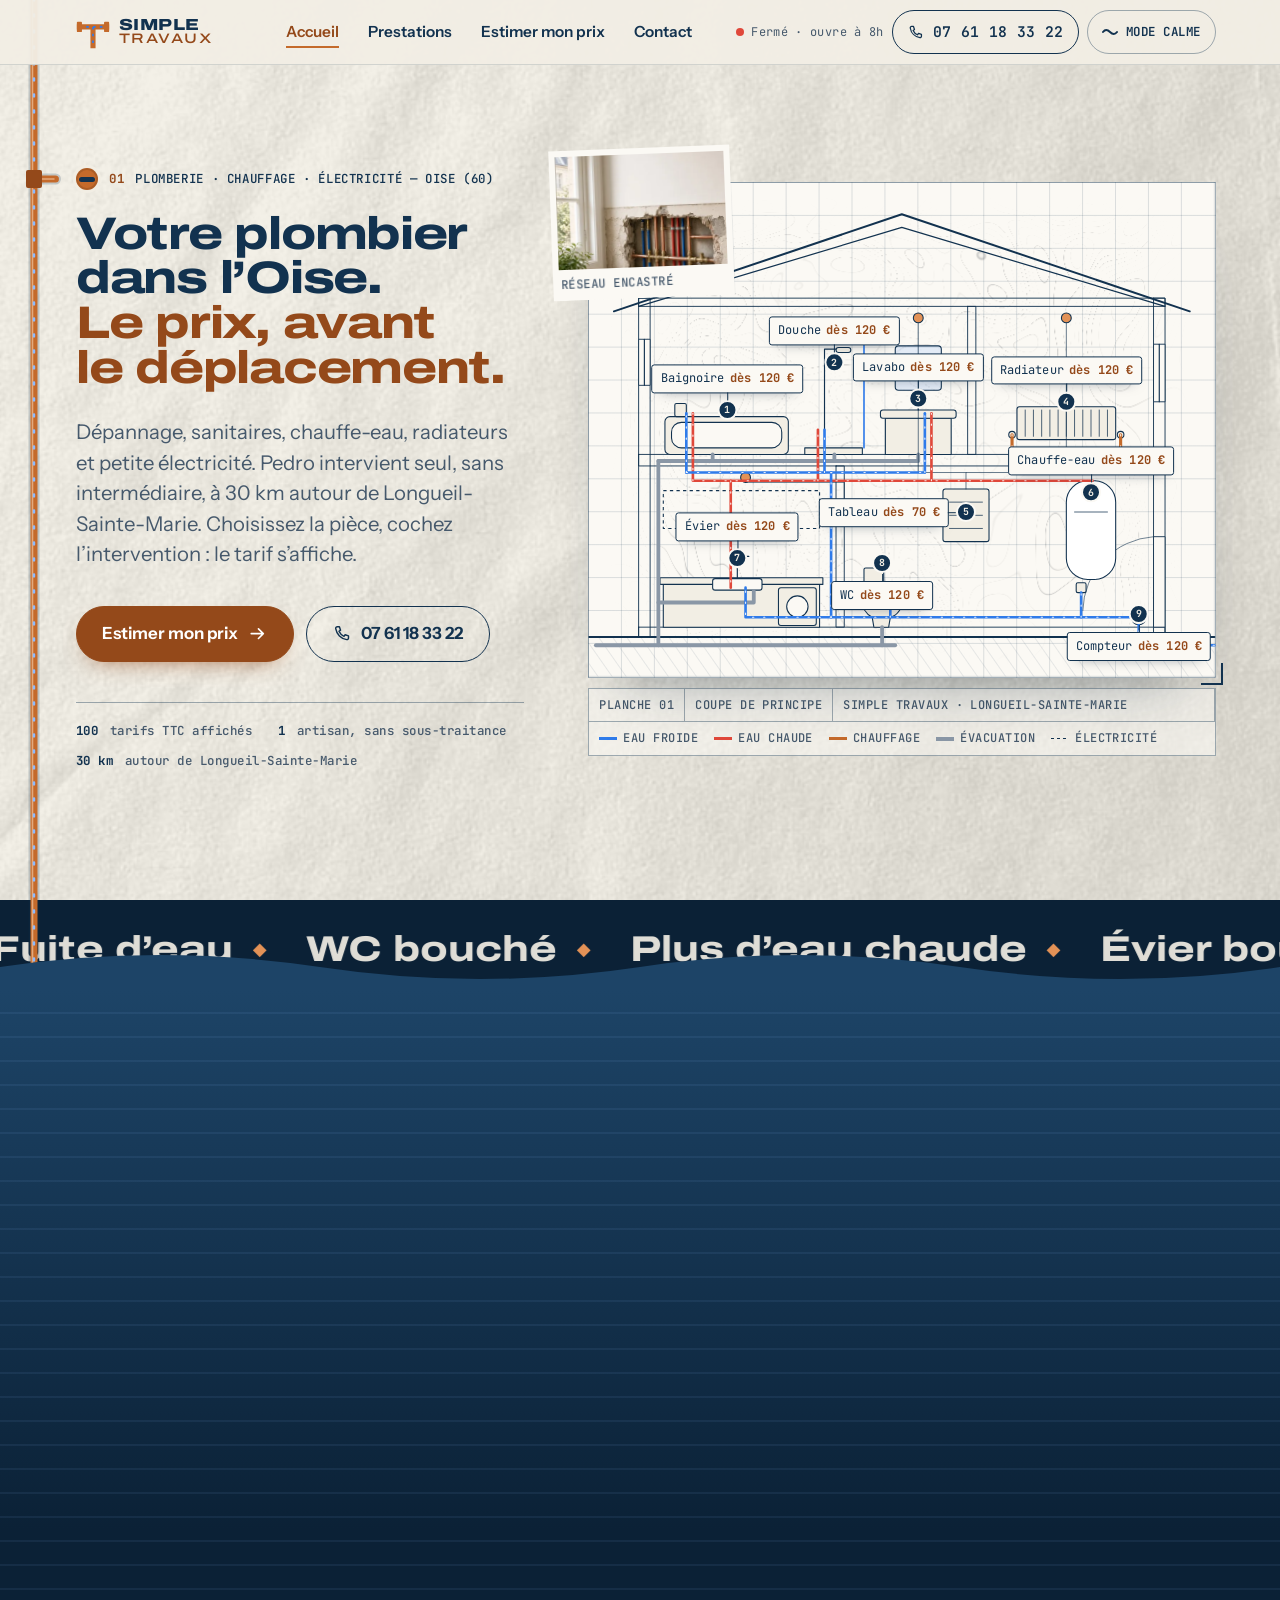
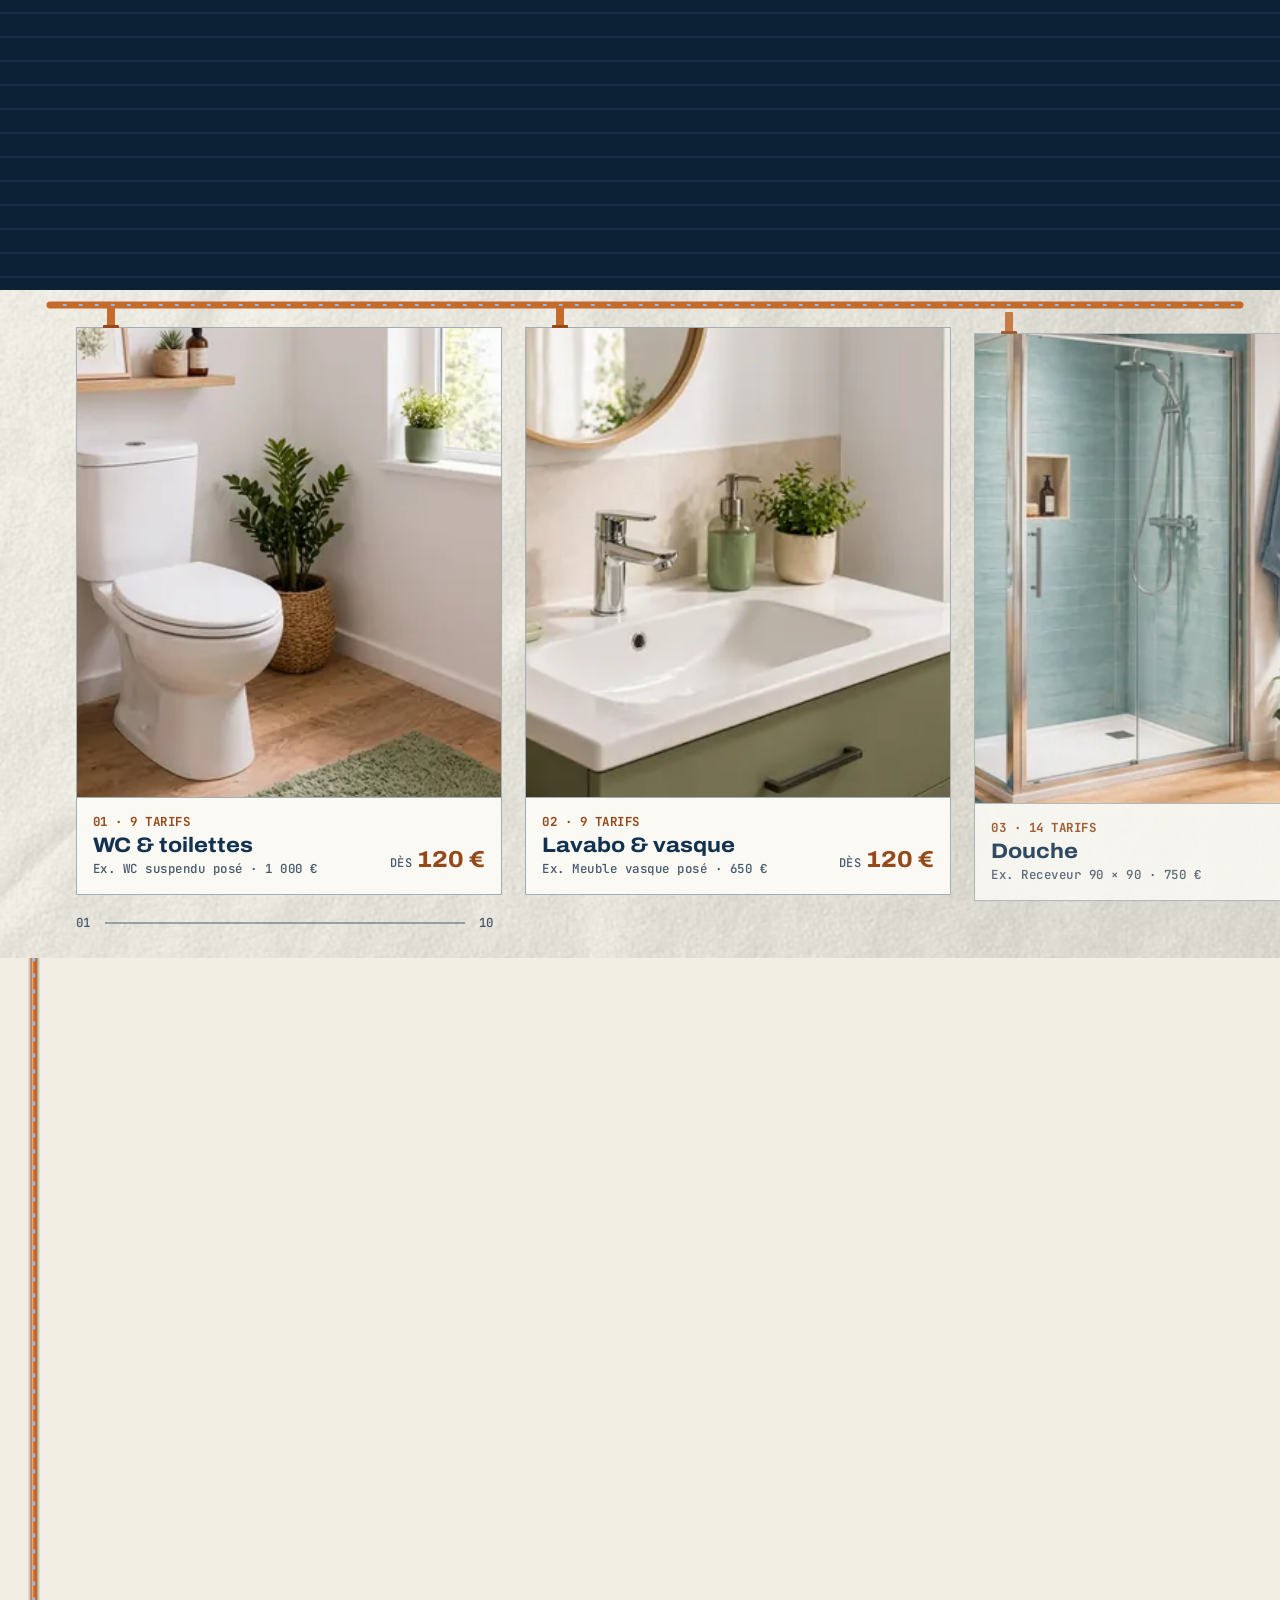
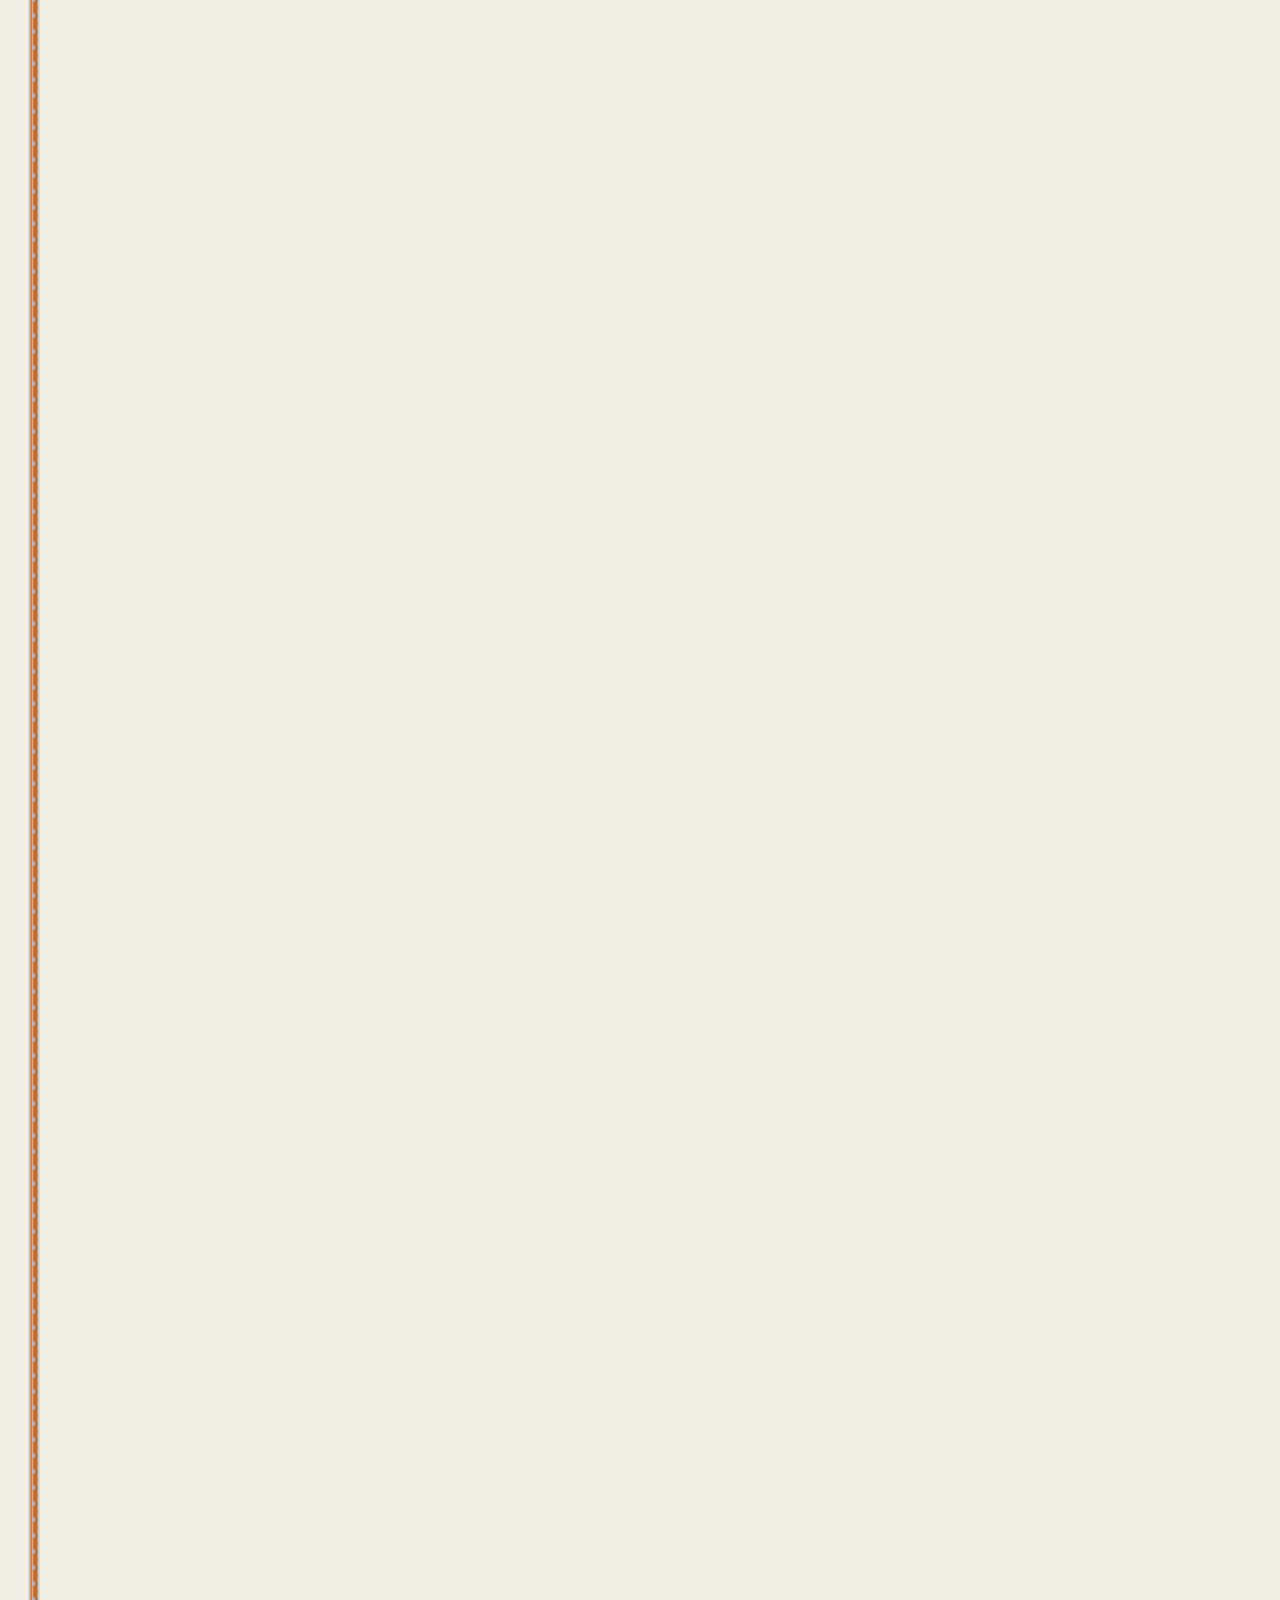
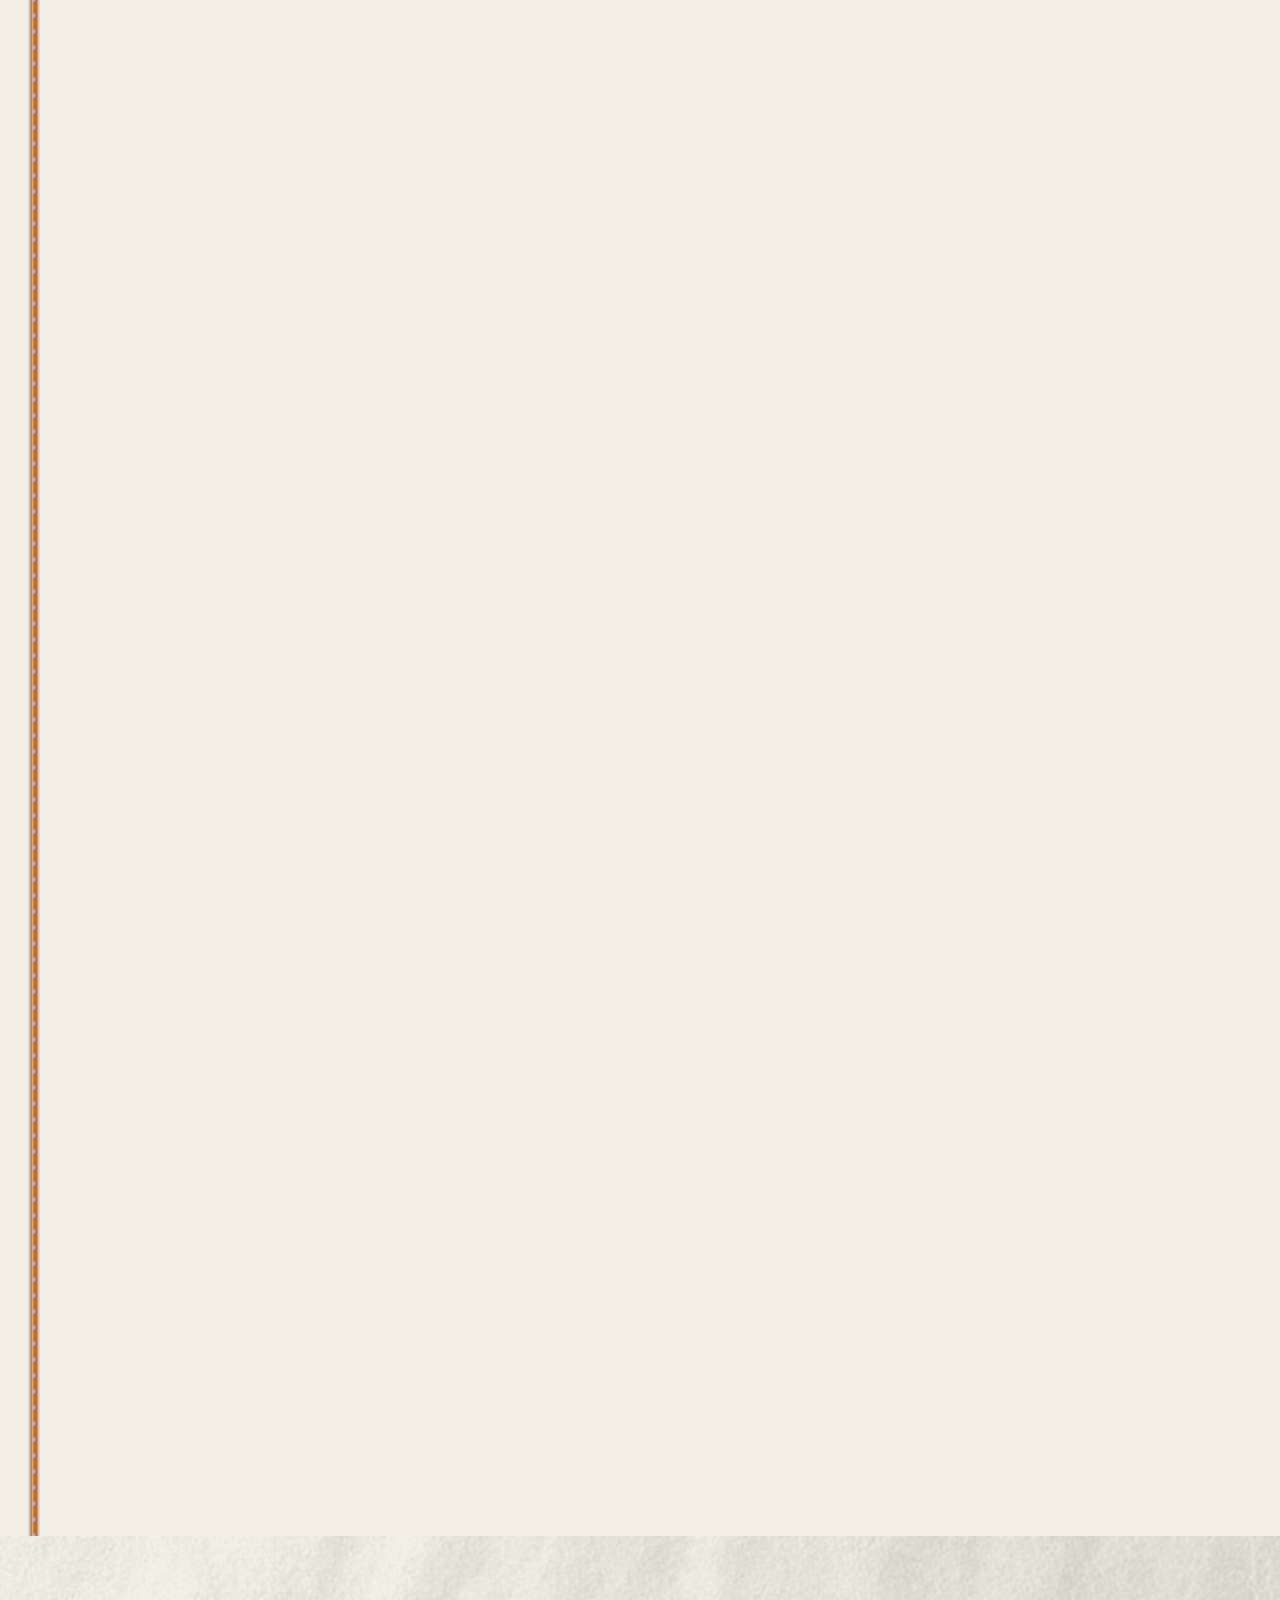
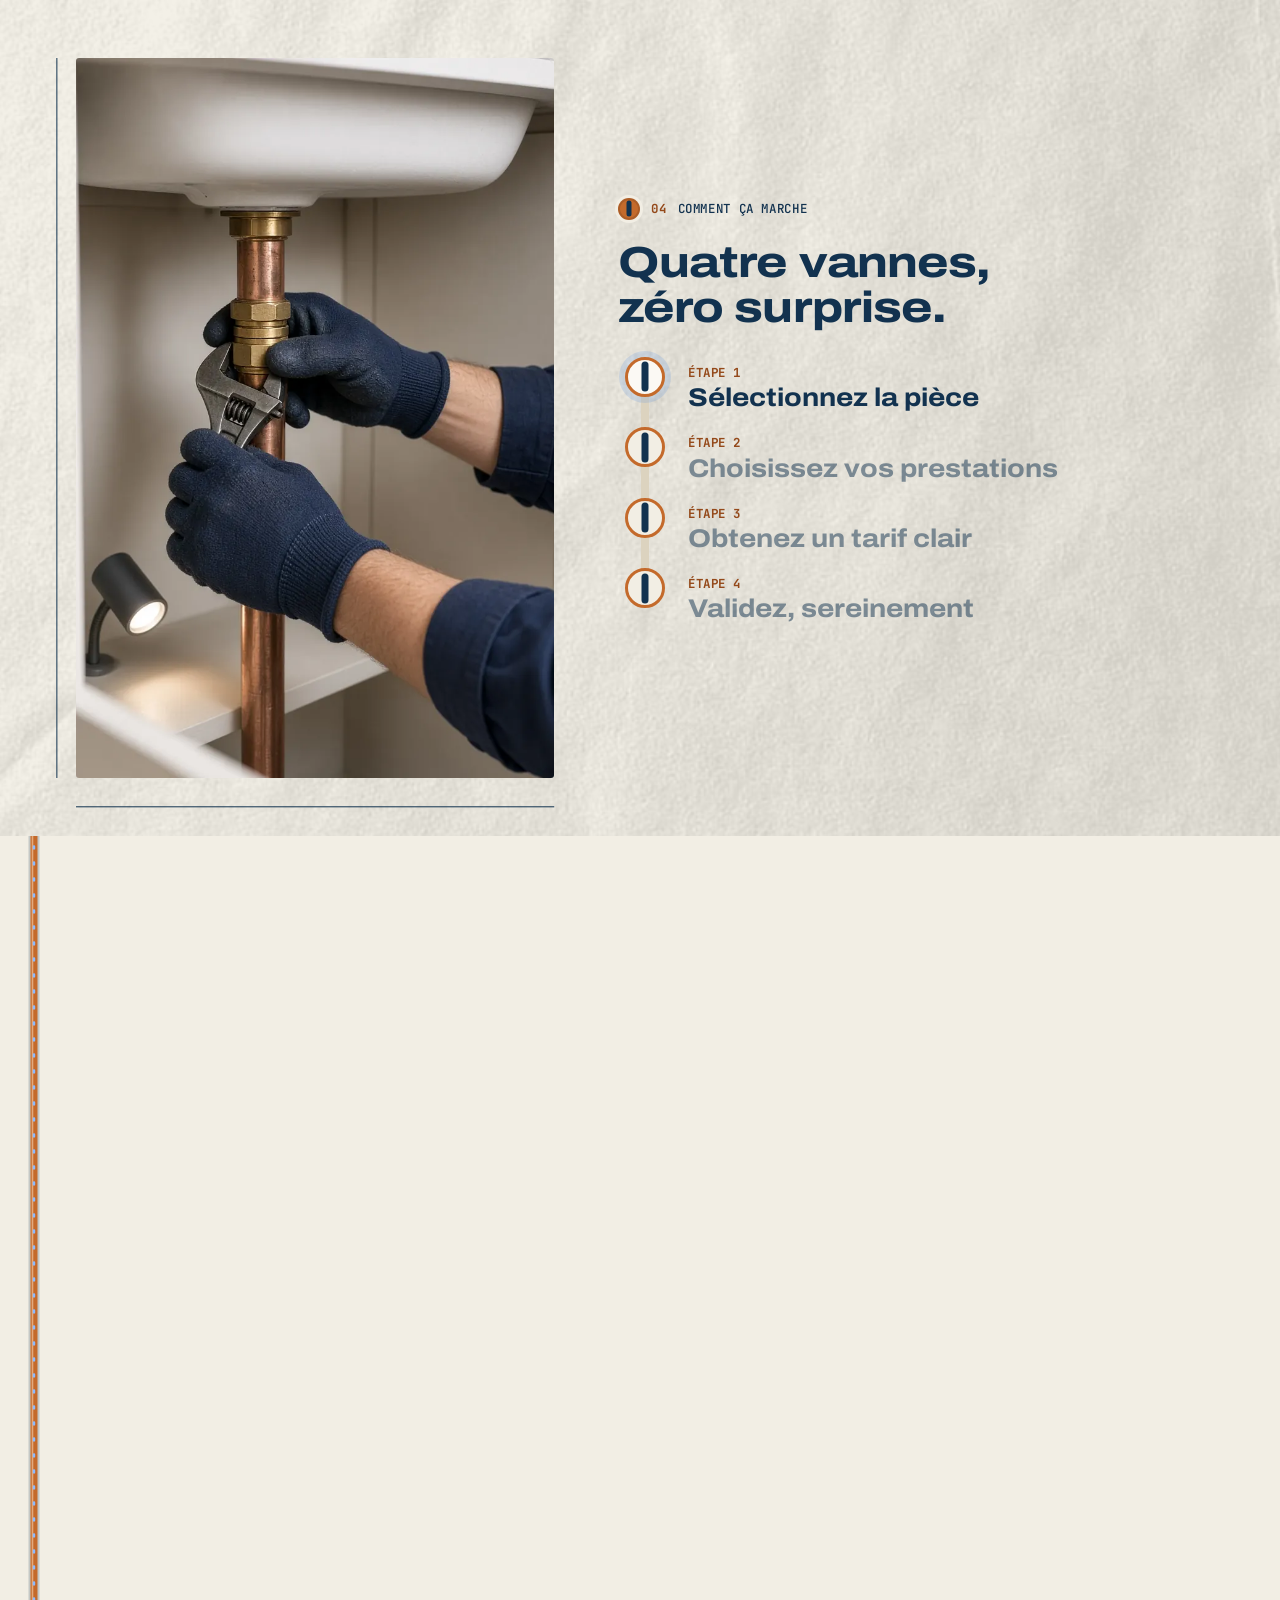
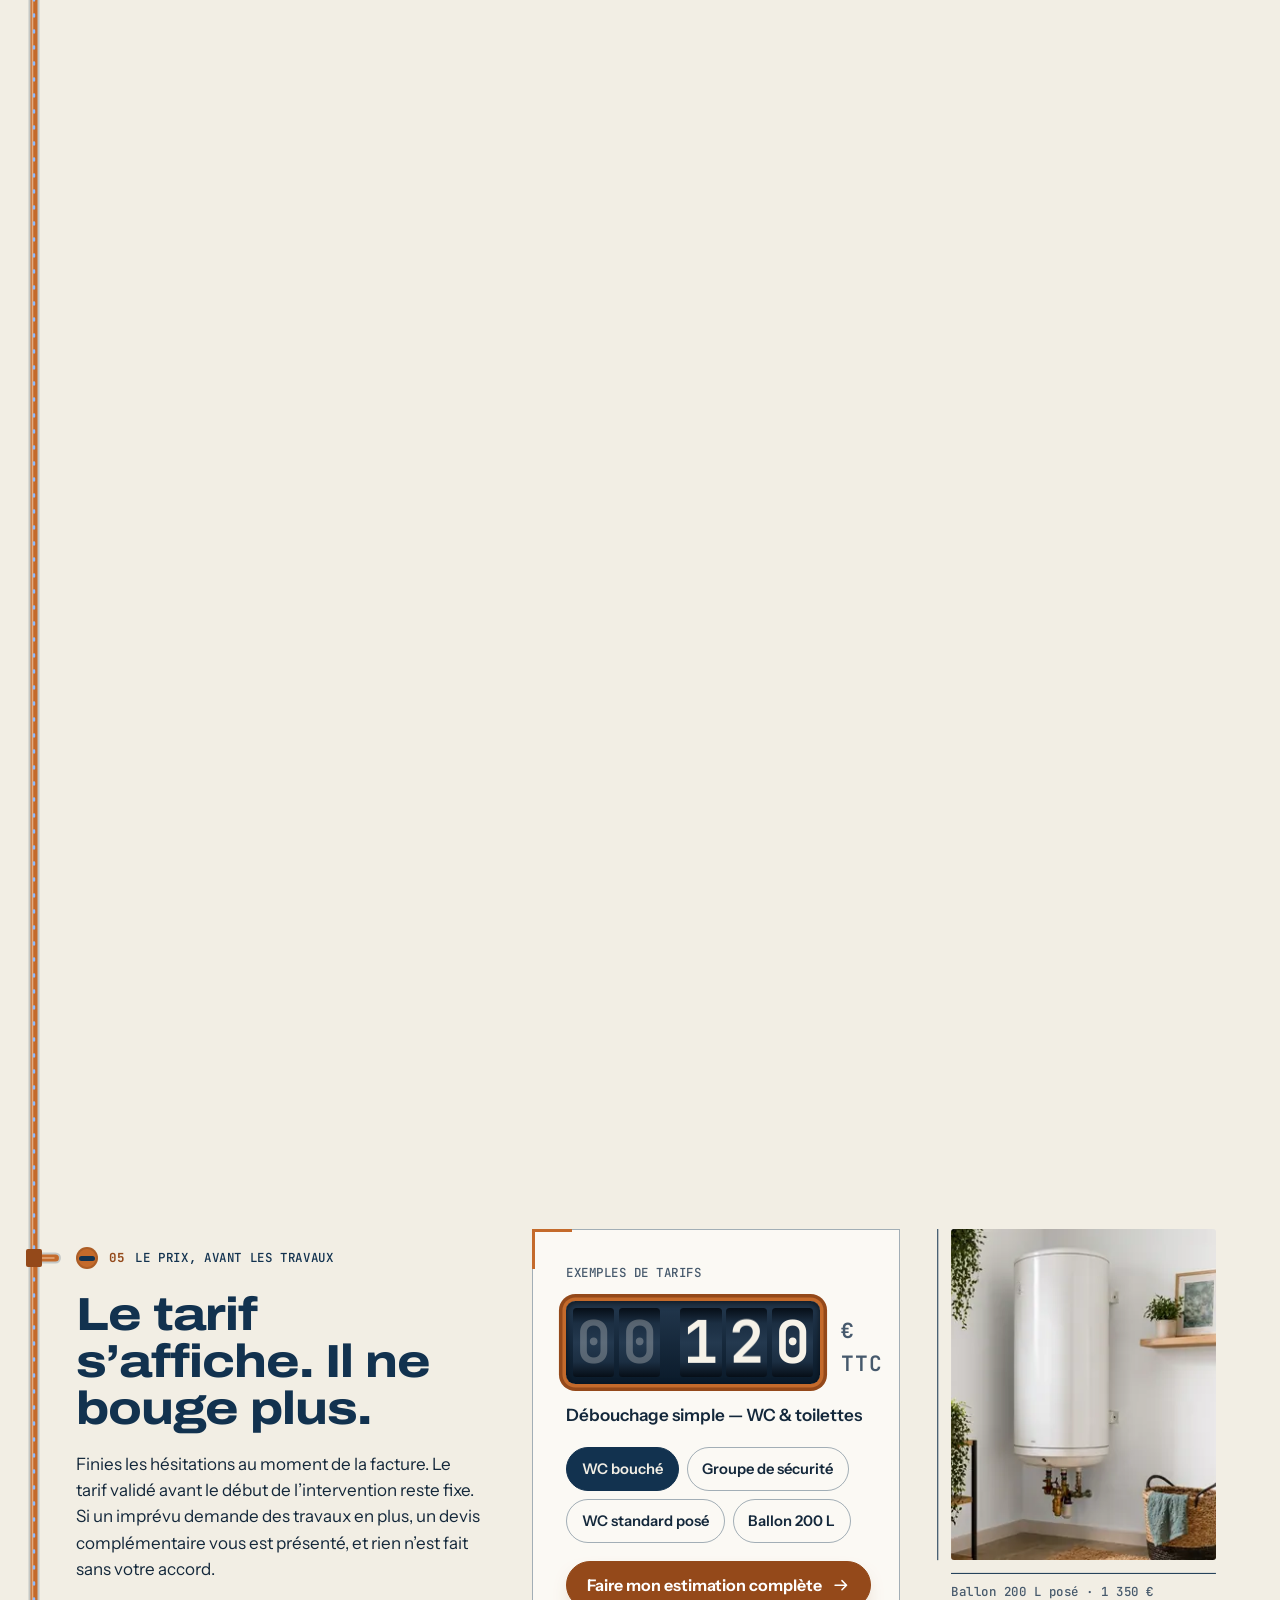
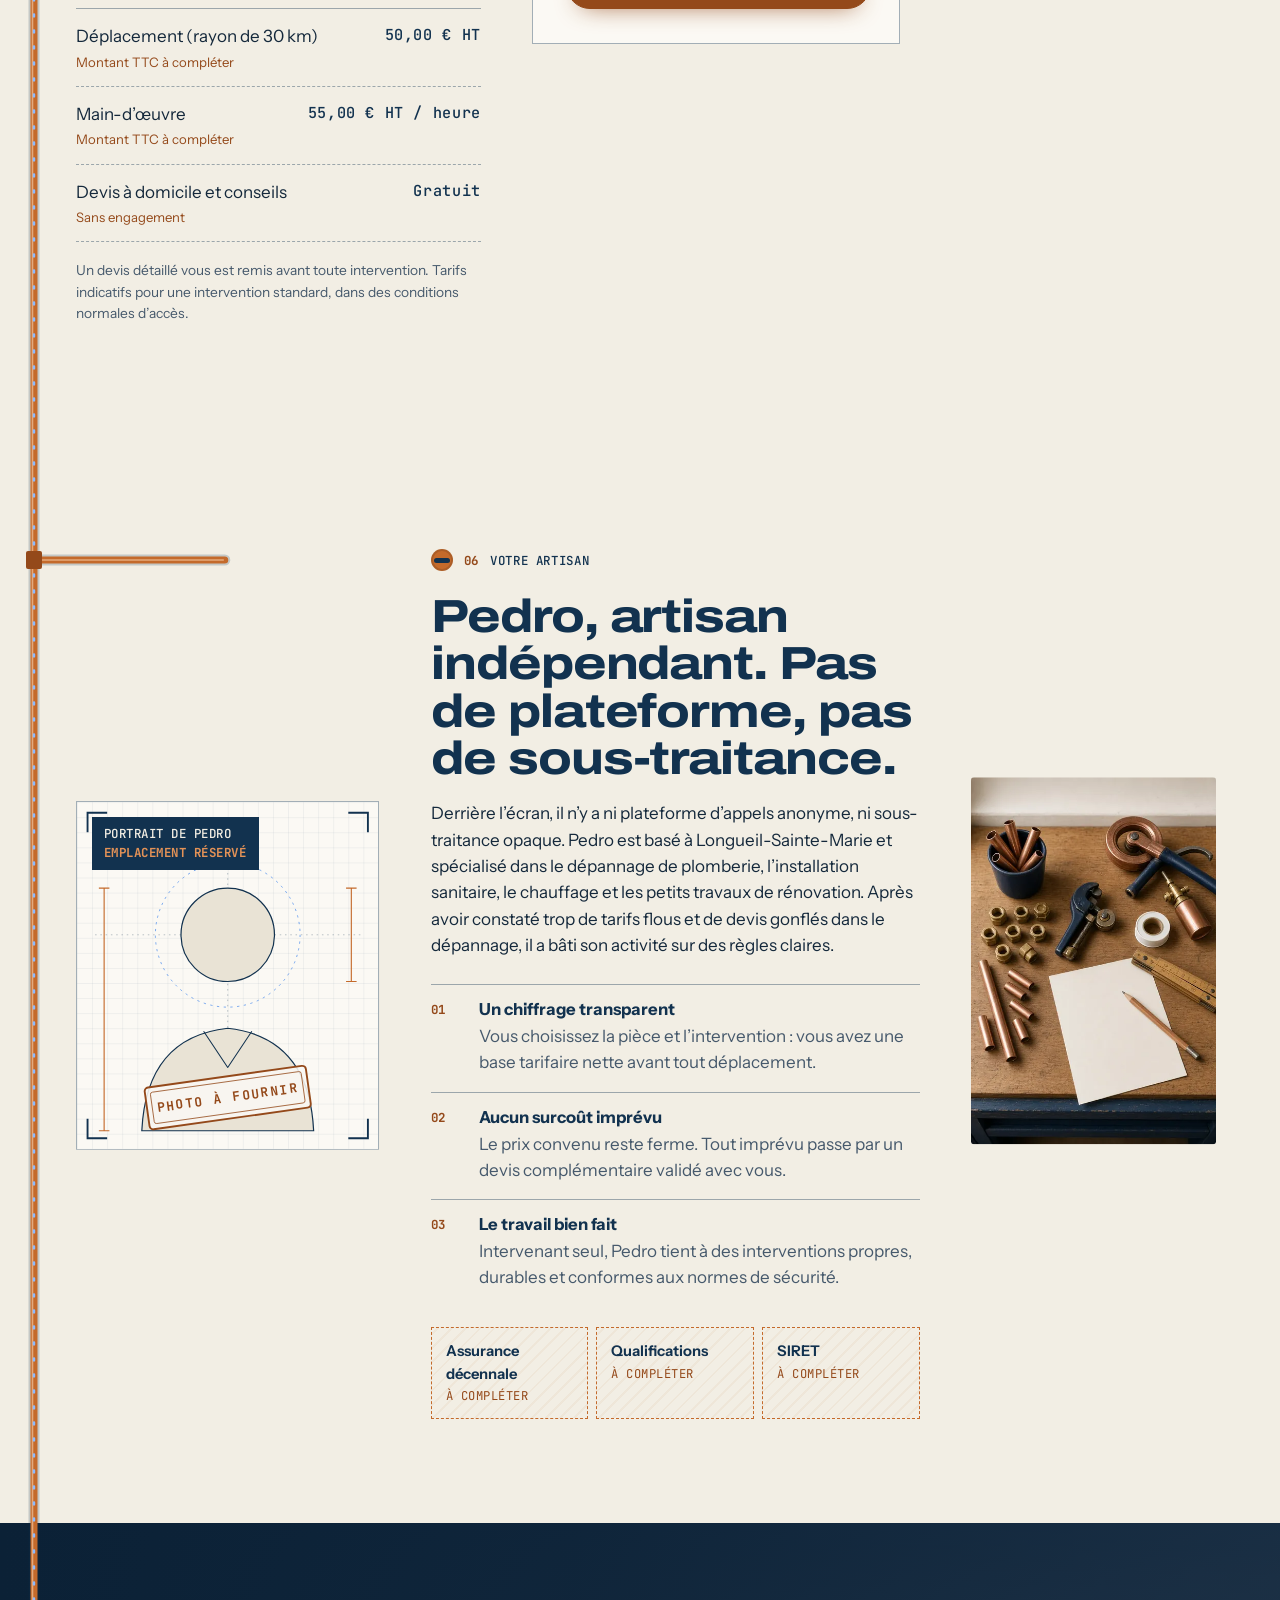
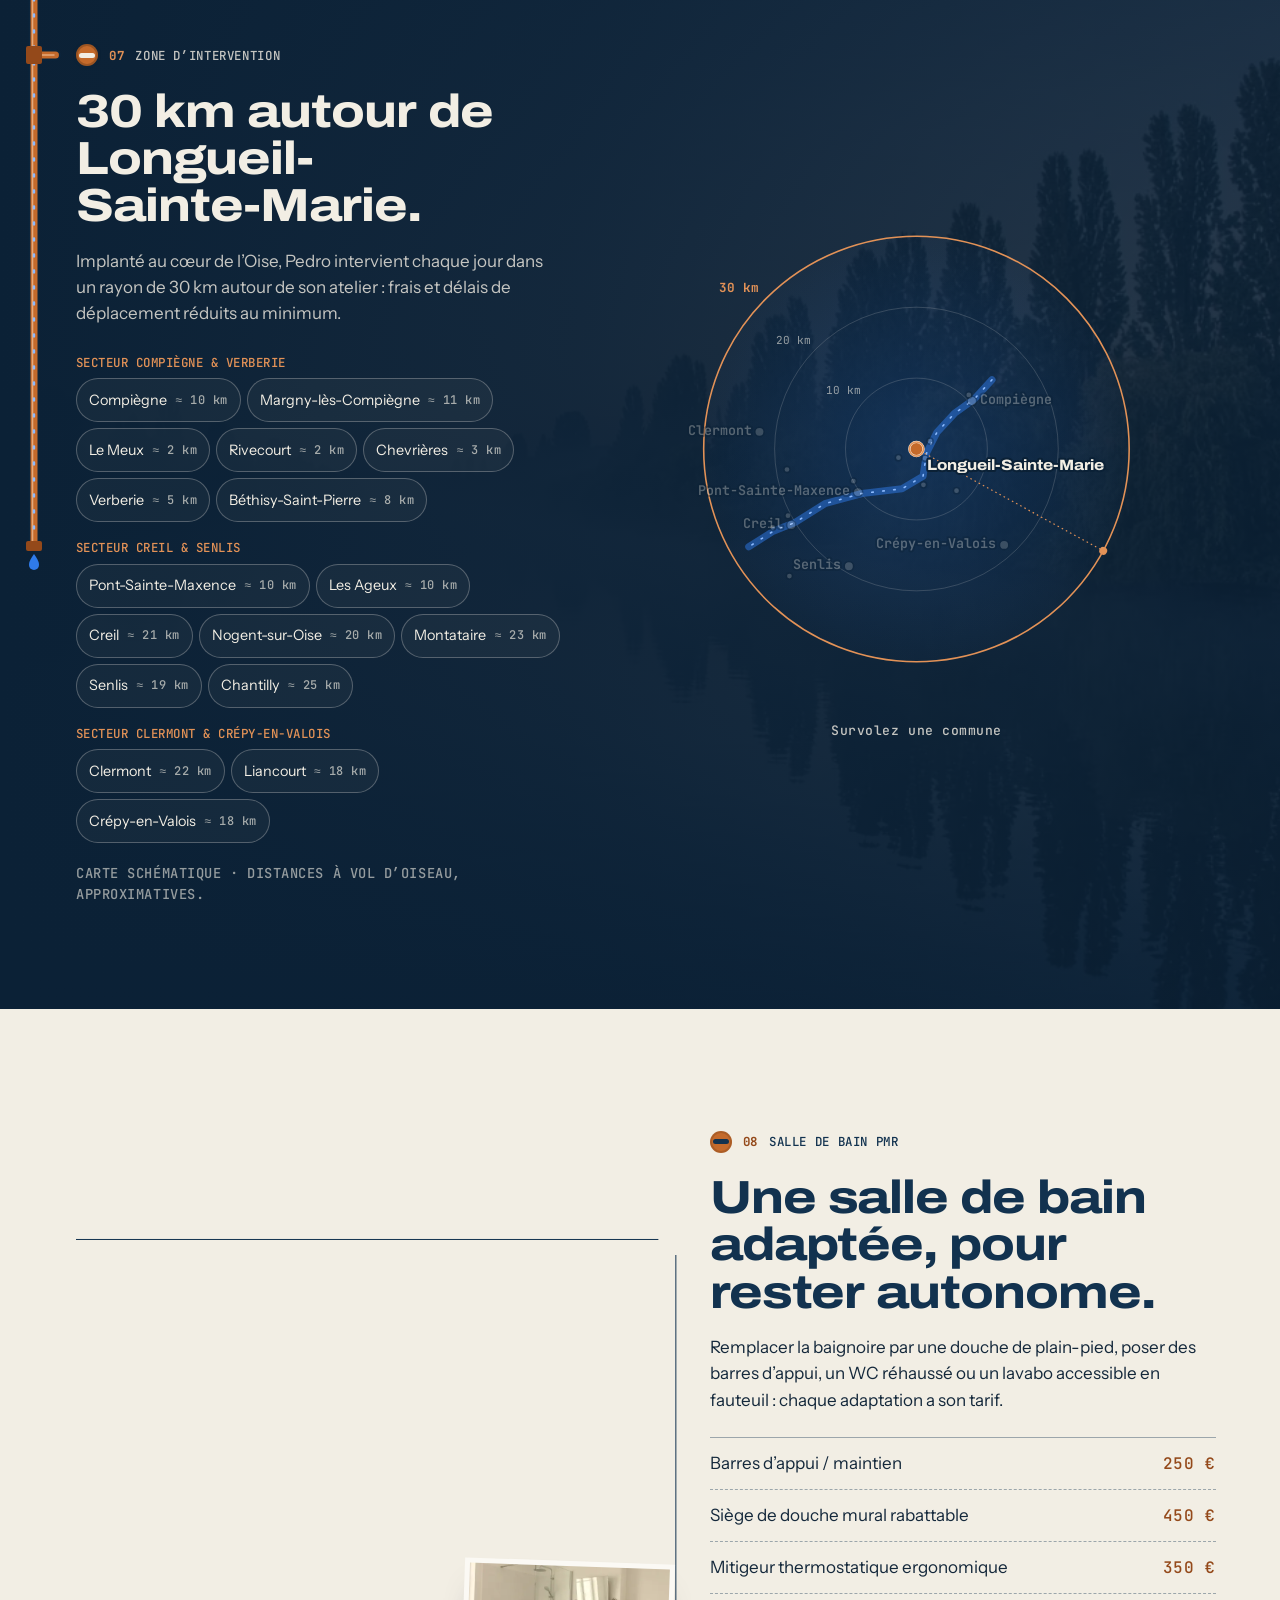
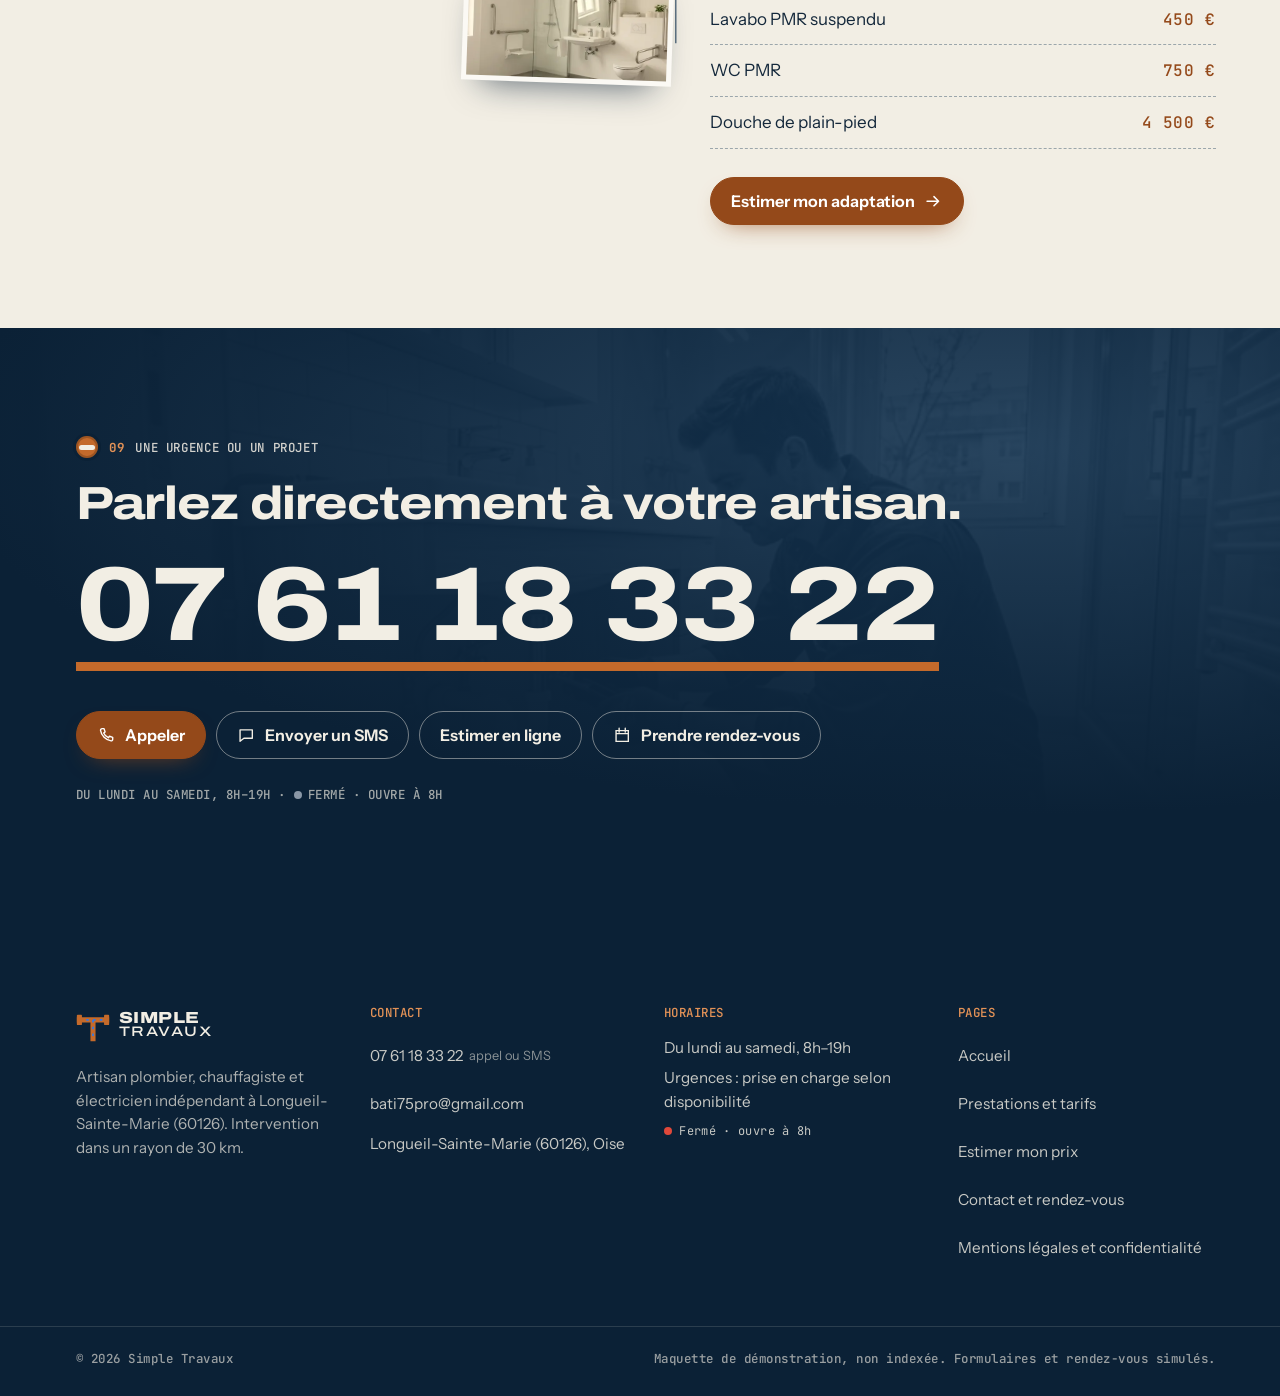
<file: index.html>
<!doctype html>
<html lang="fr" class="no-js">
<head>
<meta charset="utf-8">
<meta name="viewport" content="width=device-width, initial-scale=1, viewport-fit=cover">
<title>Simple Travaux : plombier dans l’Oise (60), le prix avant le déplacement</title>
<meta name="description" content="Pedro, artisan plombier, chauffagiste et électricien à Longueil-Sainte-Marie. Dépannage, sanitaires, chauffe-eau. Estimez votre prix en ligne : 100 tarifs TTC affichés.">
<meta name="robots" content="noindex, nofollow">
<meta name="theme-color" content="#F2EEE4">
<meta property="og:type" content="website">
<meta property="og:locale" content="fr_FR">
<meta property="og:site_name" content="Simple Travaux">
<meta property="og:title" content="Simple Travaux : plombier dans l’Oise (60), le prix avant le déplacement">
<meta property="og:description" content="Pedro, artisan plombier, chauffagiste et électricien à Longueil-Sainte-Marie. Dépannage, sanitaires, chauffe-eau. Estimez votre prix en ligne : 100 tarifs TTC affichés.">
<meta property="og:url" content="https://simple-travaux-maquette.vercel.app/">
<meta property="og:image" content="https://simple-travaux-maquette.vercel.app/og/og-accueil.jpg">
<meta property="og:image:width" content="1200">
<meta property="og:image:height" content="630">
<meta property="og:image:alt" content="Simple Travaux : plombier dans l’Oise (60), le prix avant le déplacement">
<meta name="twitter:card" content="summary_large_image">
<meta name="twitter:title" content="Simple Travaux : plombier dans l’Oise (60), le prix avant le déplacement">
<meta name="twitter:description" content="Pedro, artisan plombier, chauffagiste et électricien à Longueil-Sainte-Marie. Dépannage, sanitaires, chauffe-eau. Estimez votre prix en ligne : 100 tarifs TTC affichés.">
<meta name="twitter:image" content="https://simple-travaux-maquette.vercel.app/og/og-accueil.jpg">
<link rel="icon" href="favicon.svg" type="image/svg+xml">
<script>
(function(d){var h=d.documentElement;h.classList.remove('no-js');h.classList.add('js','charge');
var c=null;try{c=localStorage.getItem('st-calme')}catch(e){}
var r=window.matchMedia&&matchMedia('(prefers-reduced-motion: reduce)').matches;
if(c==='1'||(c===null&&r))h.classList.add('calme');
try{if(sessionStorage.getItem('st-calme-retour')&&'scrollRestoration' in history)history.scrollRestoration='manual';if(sessionStorage.getItem('st-vu'))h.classList.add('deja-vu');if(sessionStorage.getItem('st-transition')&&!h.classList.contains('calme'))h.classList.add('entree')}catch(e){}
setTimeout(function(){h.classList.remove('charge')},2500);})(document);
</script>
<link rel="preload" href="assets/fonts/archivo-latin.woff2" as="font" type="font/woff2" crossorigin>
<link rel="preload" href="assets/fonts/instrument-sans-latin.woff2" as="font" type="font/woff2" crossorigin>
<link rel="preload" href="assets/fonts/jetbrains-mono-latin.woff2" as="font" type="font/woff2" crossorigin>
<link rel="stylesheet" href="assets/css/style.css?v=3">
<link rel="modulepreload" href="assets/js/main.js?v=3">
</head>
<body data-page="accueil">
<div class="ouverture" data-ouverture aria-hidden="true">
  <div class="ouverture__feuille ouverture__feuille--haut"></div>
  <div class="ouverture__feuille ouverture__feuille--bas"></div>
  <div class="ouverture__centre">
    <svg class="ouverture__tuyau" viewBox="0 0 1000 120" preserveAspectRatio="none">
      <path class="ouverture__cuivre" d="M0 96 H180 Q200 96 200 76 V44 Q200 24 220 24 H780 Q800 24 800 44 V76 Q800 96 820 96 H1000"/>
      <path class="ouverture__eau" d="M0 96 H180 Q200 96 200 76 V44 Q200 24 220 24 H780 Q800 24 800 44 V76 Q800 96 820 96 H1000"/>
    </svg>
    <p class="ouverture__mot"><span class="ouverture__l1">SIMPLE</span><span class="ouverture__l2">TRAVAUX</span></p>
    <p class="ouverture__sous mono">Plomberie · Chauffage · Électricité — Oise (60)</p>
  </div>
</div>
<a class="evitement" href="#contenu">Aller au contenu</a>
<header class="entete" data-entete>
  <div class="entete__in">
    <a class="marque" href="index.html" aria-label="Simple Travaux, accueil">
  <svg class="marque__picto" viewBox="0 0 40 40" aria-hidden="true"><path d="M4 14h32M20 14v22" fill="none" stroke="currentColor" stroke-width="6" stroke-linecap="square"/><path d="M4 14h32M20 14v22" fill="none" stroke="var(--eau-froide)" stroke-width="2" stroke-dasharray="3 5" class="marque__eau"/><rect x="1" y="8" width="6" height="12" rx="1" fill="currentColor"/><rect x="33" y="8" width="6" height="12" rx="1" fill="currentColor"/></svg>
  <span class="marque__mot"><b>SIMPLE</b><span>TRAVAUX</span></span>
</a>
    <nav class="nav" aria-label="Navigation principale">
      <a class="nav__lien" href="index.html" aria-current="page"><span>Accueil</span></a>
      <a class="nav__lien" href="prestations.html"><span>Prestations</span></a>
      <a class="nav__lien" href="estimation.html"><span>Estimer mon prix</span></a>
      <a class="nav__lien" href="contact.html"><span>Contact</span></a>
    </nav>
    <div class="entete__actions">
      <span class="voyant" data-voyant><i></i><span data-voyant-texte>Lun–sam 8h–19h</span></span>
      <a class="btn btn--tel" href="tel:+33761183322" data-magnet><svg class="ico" viewBox="0 0 24 24" aria-hidden="true"><path d="M6.6 3.5h2.6l1.4 4.2-1.9 1.4a12 12 0 0 0 6.2 6.2l1.4-1.9 4.2 1.4v2.6a2 2 0 0 1-2.2 2A16.5 16.5 0 0 1 4.6 5.7a2 2 0 0 1 2-2.2Z" fill="none" stroke="currentColor" stroke-width="1.8" stroke-linejoin="round"/></svg><span>07 61 18 33 22</span></a>
      <button class="calme-btn" type="button" data-calme aria-pressed="false" title="Réduire les animations"><span class="calme-btn__ico" aria-hidden="true"></span><span class="calme-btn__long">Mode calme</span><span class="calme-btn__court">Calme</span></button>
      <button class="menu-btn" type="button" data-menu aria-expanded="false" aria-controls="menu"><span class="visuellement-cache">Menu</span><i></i><i></i></button>
    </div>
  </div>
</header>
<div class="menu" id="menu" data-menu-panneau hidden>
  <nav aria-label="Menu mobile">
    <a href="index.html" aria-current="page"><span class="mono">01</span>Accueil</a>
    <a href="prestations.html"><span class="mono">02</span>Prestations</a>
    <a href="estimation.html"><span class="mono">03</span>Estimer mon prix</a>
    <a href="contact.html"><span class="mono">04</span>Contact</a>
  </nav>
  <a class="menu__tel" href="tel:+33761183322"><svg class="ico" viewBox="0 0 24 24" aria-hidden="true"><path d="M6.6 3.5h2.6l1.4 4.2-1.9 1.4a12 12 0 0 0 6.2 6.2l1.4-1.9 4.2 1.4v2.6a2 2 0 0 1-2.2 2A16.5 16.5 0 0 1 4.6 5.7a2 2 0 0 1 2-2.2Z" fill="none" stroke="currentColor" stroke-width="1.8" stroke-linejoin="round"/></svg>07 61 18 33 22</a>
  <p class="mono menu__horaires">Du lundi au samedi, 8h–19h</p>
</div>
<main id="contenu">

<section class="hero" id="haut" data-section>
  <div class="wrap hero__grille">
    <div class="hero__texte">
      <p class="eyebrow" data-raccord><span class="vanne" aria-hidden="true"><i></i></span><span class="mono">01</span><span>Plomberie · chauffage · électricité — Oise (60)</span></p>
      <h1 class="titre-xl" data-split>Votre plombier dans l’Oise. <em>Le prix, avant le déplacement.</em></h1>
      <p class="lead" data-apparait>Dépannage, sanitaires, chauffe-eau, radiateurs et petite électricité. Pedro intervient seul, sans intermédiaire, à 30&nbsp;km autour de Longueil-Sainte-Marie. Choisissez la pièce, cochez l’intervention&nbsp;: le tarif s’affiche.</p>
      <div class="hero__cta" data-apparait>
        <a class="btn btn--cuivre btn--grand" href="estimation.html" data-magnet>Estimer mon prix <svg class="ico" viewBox="0 0 24 24" aria-hidden="true"><path d="M4 12h15m-6-6 6 6-6 6" fill="none" stroke="currentColor" stroke-width="2" stroke-linecap="round" stroke-linejoin="round"/></svg></a>
        <a class="btn btn--ligne btn--grand" href="tel:+33761183322" data-magnet><svg class="ico" viewBox="0 0 24 24" aria-hidden="true"><path d="M6.6 3.5h2.6l1.4 4.2-1.9 1.4a12 12 0 0 0 6.2 6.2l1.4-1.9 4.2 1.4v2.6a2 2 0 0 1-2.2 2A16.5 16.5 0 0 1 4.6 5.7a2 2 0 0 1 2-2.2Z" fill="none" stroke="currentColor" stroke-width="1.8" stroke-linejoin="round"/></svg><span>07 61 18 33 22</span></a>
      </div>
      <ul class="hero__faits mono" data-apparait>
        <li><b>100</b> tarifs TTC affichés</li>
        <li><b>1</b> artisan, sans sous-traitance</li>
        <li><b>30 km</b> autour de Longueil-Sainte-Marie</li>
      </ul>
    </div>
    <figure class="hero__planche" data-planche>
      <div class="planche">
        <canvas class="gl-flux" data-gl-flux aria-hidden="true"></canvas>
        <svg class="coupe" viewBox="0 0 760 600" role="img" aria-labelledby="coupe-titre" data-coupe-svg>
  <title id="coupe-titre">Coupe d’une maison : réseau d’eau froide, d’eau chaude, de chauffage et d’évacuation, avec les équipements sur lesquels Pedro intervient</title>
  <defs>
    <pattern id="hach" width="10" height="10" patternUnits="userSpaceOnUse" patternTransform="rotate(45)"><path d="M0 0V10" stroke="var(--encre)" stroke-width="1" opacity=".35"/></pattern>
    <pattern id="terre" width="14" height="14" patternUnits="userSpaceOnUse" patternTransform="rotate(-35)"><path d="M0 0V14" stroke="var(--encre)" stroke-width="1" opacity=".22"/></pattern>
  </defs>
  <g class="coupe__structure">
    <rect class="coupe__terre" x="0" y="552" width="760" height="48" fill="url(#terre)"/>
    <path class="trait trait--fort" d="M0 552 H760"/>
    <path class="trait trait--fort" d="M30 156 L380 38 L730 156"/>
    <path class="trait" d="M60 150 L380 54 L700 150"/>
    <rect class="trait mur" x="60" y="140" width="14" height="412" fill="url(#hach)"/>
    <rect class="trait mur" x="686" y="140" width="14" height="412" fill="url(#hach)"/>
    <rect class="trait mur" x="60" y="140" width="640" height="10" fill="url(#hach)"/>
    <rect class="trait mur" x="60" y="330" width="640" height="14" fill="url(#hach)"/>
    <rect class="trait mur" x="60" y="540" width="640" height="12" fill="url(#hach)"/>
    <rect class="trait mur" x="300" y="344" width="10" height="196" fill="url(#hach)"/>
    <rect class="trait mur" x="460" y="150" width="10" height="180" fill="url(#hach)"/>
    <rect class="fenetre" x="60" y="190" width="14" height="56"/><path class="trait" d="M67 190 V246"/>
    <rect class="fenetre" x="686" y="196" width="14" height="70"/><path class="trait" d="M693 196 V266"/>
    <rect class="fenetre" x="686" y="430" width="14" height="110"/><path class="trait trait--fin" d="M686 430 A 92 92 0 0 0 600 520"/>
  </g>
  <g class="coupe__equipements">
    <rect class="equip" x="92" y="284" width="150" height="46" rx="6"/><rect class="equip equip--int" x="100" y="291" width="134" height="31" rx="12"/><rect class="equip" x="104" y="268" width="14" height="16" rx="2"/>
    <rect class="equip" x="262" y="322" width="70" height="8"/><path class="trait verre" d="M334 196 V322"/><path class="trait" d="M286 300 V202 H306"/><rect class="equip" x="300" y="200" width="18" height="6" rx="3"/>
    <rect class="equip" x="360" y="286" width="80" height="44"/><rect class="equip" x="354" y="276" width="92" height="10" rx="3"/><rect class="equip equip--miroir" x="372" y="198" width="56" height="54" rx="4"/><path class="trait" d="M400 276 V264 H410"/>
    <rect class="equip" x="520" y="272" width="120" height="40" rx="3"/><g class="trait trait--fin"><path d="M530 276 V308"/><path d="M540 276 V308"/><path d="M550 276 V308"/><path d="M560 276 V308"/><path d="M570 276 V308"/><path d="M580 276 V308"/><path d="M590 276 V308"/><path d="M600 276 V308"/><path d="M610 276 V308"/><path d="M620 276 V308"/><path d="M630 276 V308"/></g><circle class="equip" cx="514" cy="306" r="4"/><circle class="equip" cx="646" cy="306" r="4"/>
    <circle class="equip equip--lampe" cx="400" cy="164" r="6"/><circle class="equip equip--lampe" cx="580" cy="164" r="6"/><circle class="equip equip--lampe" cx="190" cy="358" r="6"/>
    <rect class="equip" x="90" y="488" width="190" height="52"/><rect class="equip" x="86" y="480" width="198" height="8"/><rect class="equip equip--int" x="150" y="481" width="60" height="14" rx="3"/><path class="trait" d="M180 480 V462 Q180 454 188 454 H194"/>
    <rect class="equip equip--pointille" x="90" y="374" width="190" height="46"/>
    <rect class="equip" x="230" y="492" width="46" height="46" rx="3"/><circle class="equip equip--int" cx="253" cy="515" r="13"/>
    <rect class="equip" x="334" y="468" width="24" height="32" rx="2"/><path class="equip" d="M330 504 H382 Q380 524 366 528 L364 540 H346 L344 528 Q332 522 330 504 Z"/>
    <rect class="equip" x="430" y="372" width="56" height="64" rx="3"/><path class="trait trait--fin" d="M438 388 H478 M438 404 H478 M438 420 H478"/>
    <rect class="equip equip--ballon" x="580" y="362" width="60" height="120" rx="26"/><path class="trait trait--fin" d="M590 400 H630"/><rect class="equip" x="592" y="486" width="12" height="12" rx="2"/>
    <circle class="equip" cx="668" cy="528" r="9"/><path class="trait trait--fin" d="M662 528 H674 M668 522 V534"/>
  </g>
  <g class="coupe__reseaux">
    <g class="reseau-evac">
      <path d="M400 330 V338 H84"/><path d="M150 330 V338"/><path d="M298 330 V338"/>
      <path d="M84 338 V562"/><path d="M372 562 H8"/><path d="M356 540 V562"/><path d="M200 496 V510 H84"/>
    </g>
    <g class="reseau-elec">
      <path d="M458 372 V352 H580 V170"/><path d="M458 352 H400 V170"/><path d="M430 404 H310 V364 H190"/>
    </g>
    <g class="reseau-cuivre">
      <path d="M514 306 V350 H680"/><path d="M646 306 V340 H680"/>
    </g>
    <g class="reseau-chaud">
      <path d="M612 362 V362 H126 V280"/><path d="M278 362 V300"/><path d="M416 362 V280"/><path d="M172 362 V492"/>
    </g>
    <g class="reseau-froid">
      <path d="M760 562 H668 V537"/><path d="M659 528 H190 V492"/><path d="M598 528 V498"/><path d="M366 528 V488 H358"/>
      <path d="M294 528 V352"/><path d="M118 352 H408"/><path d="M118 352 V280"/><path d="M286 352 V300"/><path d="M408 352 V280"/>
    </g>
  </g>
  <g class="coupe__points">
    <a class="coupe__point" href="estimation.html?piece=baignoire" data-point="baignoire" aria-label="Baignoire : dès 120 €, estimer">
      <circle class="coupe__onde" cx="168" cy="276" r="10"/>
      <circle class="coupe__pastille" cx="168" cy="276" r="11"/>
      <text class="coupe__num" x="168" y="280" text-anchor="middle">1</text>
    </a>
    <a class="coupe__point" href="estimation.html?piece=douche" data-point="douche" aria-label="Douche : dès 120 €, estimer">
      <circle class="coupe__onde" cx="298" cy="218" r="10"/>
      <circle class="coupe__pastille" cx="298" cy="218" r="11"/>
      <text class="coupe__num" x="298" y="222" text-anchor="middle">2</text>
    </a>
    <a class="coupe__point" href="estimation.html?piece=lavabo" data-point="lavabo" aria-label="Lavabo : dès 120 €, estimer">
      <circle class="coupe__onde" cx="400" cy="262" r="10"/>
      <circle class="coupe__pastille" cx="400" cy="262" r="11"/>
      <text class="coupe__num" x="400" y="266" text-anchor="middle">3</text>
    </a>
    <a class="coupe__point" href="estimation.html?piece=radiateurs" data-point="radiateurs" aria-label="Radiateur : dès 120 €, estimer">
      <circle class="coupe__onde" cx="580" cy="266" r="10"/>
      <circle class="coupe__pastille" cx="580" cy="266" r="11"/>
      <text class="coupe__num" x="580" y="270" text-anchor="middle">4</text>
    </a>
    <a class="coupe__point" href="estimation.html?piece=electricite" data-point="electricite" aria-label="Tableau : dès 70 €, estimer">
      <circle class="coupe__onde" cx="458" cy="400" r="10"/>
      <circle class="coupe__pastille" cx="458" cy="400" r="11"/>
      <text class="coupe__num" x="458" y="404" text-anchor="middle">5</text>
    </a>
    <a class="coupe__point" href="estimation.html?piece=chauffe-eau" data-point="chauffe-eau" aria-label="Chauffe-eau : dès 120 €, estimer">
      <circle class="coupe__onde" cx="610" cy="376" r="10"/>
      <circle class="coupe__pastille" cx="610" cy="376" r="11"/>
      <text class="coupe__num" x="610" y="380" text-anchor="middle">6</text>
    </a>
    <a class="coupe__point" href="estimation.html?piece=cuisine" data-point="cuisine" aria-label="Évier : dès 120 €, estimer">
      <circle class="coupe__onde" cx="180" cy="456" r="10"/>
      <circle class="coupe__pastille" cx="180" cy="456" r="11"/>
      <text class="coupe__num" x="180" y="460" text-anchor="middle">7</text>
    </a>
    <a class="coupe__point" href="estimation.html?piece=wc" data-point="wc" aria-label="WC : dès 120 €, estimer">
      <circle class="coupe__onde" cx="356" cy="462" r="10"/>
      <circle class="coupe__pastille" cx="356" cy="462" r="11"/>
      <text class="coupe__num" x="356" y="466" text-anchor="middle">8</text>
    </a>
    <a class="coupe__point" href="estimation.html?piece=depannage" data-point="depannage" aria-label="Compteur : dès 120 €, estimer">
      <circle class="coupe__onde" cx="668" cy="524" r="10"/>
      <circle class="coupe__pastille" cx="668" cy="524" r="11"/>
      <text class="coupe__num" x="668" y="528" text-anchor="middle">9</text>
    </a>
  </g>
</svg>
        <div class="coupe__etiquettes" aria-hidden="true">
      <a class="coupe__etiquette dir-n" href="estimation.html?piece=baignoire" data-etiquette="baignoire" style="--x:22.11%;--y:46.00%" tabindex="-1" aria-hidden="true"><span class="coupe__etiquette-in"><span class="coupe__etiquette-tete">Baignoire <b>dès 120 €</b></span><span class="coupe__fiche"><span class="coupe__fiche-l"><span>Débouchage</span><b>140 €</b></span><span class="coupe__fiche-l"><span>Robinet ou mitigeur</span><b>200 €</b></span><span class="coupe__fiche-l"><span>Baignoire 170 cm</span><b>1 100 €</b></span><span class="coupe__fiche-pied">Estimer ce poste →</span></span></span></a>
      <a class="coupe__etiquette dir-n" href="estimation.html?piece=douche" data-etiquette="douche" style="--x:39.21%;--y:36.33%" tabindex="-1" aria-hidden="true"><span class="coupe__etiquette-in"><span class="coupe__etiquette-tete">Douche <b>dès 120 €</b></span><span class="coupe__fiche"><span class="coupe__fiche-l"><span>Joints silicone</span><b>150 €</b></span><span class="coupe__fiche-l"><span>Mitigeur</span><b>250 €</b></span><span class="coupe__fiche-l"><span>Receveur 90 × 90</span><b>750 €</b></span><span class="coupe__fiche-pied">Estimer ce poste →</span></span></span></a>
      <a class="coupe__etiquette dir-n" href="estimation.html?piece=lavabo" data-etiquette="lavabo" style="--x:52.63%;--y:43.67%" tabindex="-1" aria-hidden="true"><span class="coupe__etiquette-in"><span class="coupe__etiquette-tete">Lavabo <b>dès 120 €</b></span><span class="coupe__fiche"><span class="coupe__fiche-l"><span>Siphon</span><b>120 €</b></span><span class="coupe__fiche-l"><span>Robinet</span><b>180 €</b></span><span class="coupe__fiche-l"><span>Meuble vasque</span><b>650 €</b></span><span class="coupe__fiche-pied">Estimer ce poste →</span></span></span></a>
      <a class="coupe__etiquette dir-n" href="estimation.html?piece=radiateurs" data-etiquette="radiateurs" style="--x:76.32%;--y:44.33%" tabindex="-1" aria-hidden="true"><span class="coupe__etiquette-in"><span class="coupe__etiquette-tete">Radiateur <b>dès 120 €</b></span><span class="coupe__fiche"><span class="coupe__fiche-l"><span>Radiateur qui chauffe mal</span><b>120 €</b></span><span class="coupe__fiche-l"><span>Robinet de radiateur</span><b>180 €</b></span><span class="coupe__fiche-l"><span>Remplacement</span><b>250 €</b></span><span class="coupe__fiche-pied">Estimer ce poste →</span></span></span></a>
      <a class="coupe__etiquette dir-w" href="estimation.html?piece=electricite" data-etiquette="electricite" style="--x:60.26%;--y:66.67%" tabindex="-1" aria-hidden="true"><span class="coupe__etiquette-in"><span class="coupe__etiquette-tete">Tableau <b>dès 70 €</b></span><span class="coupe__fiche"><span class="coupe__fiche-l"><span>Prise ou interrupteur</span><b>70 €</b></span><span class="coupe__fiche-l"><span>Recherche de panne</span><b>90 €</b></span><span class="coupe__fiche-l"><span>Tableau électrique</span><b>600 €</b></span><span class="coupe__fiche-pied">Estimer ce poste →</span></span></span></a>
      <a class="coupe__etiquette dir-n" href="estimation.html?piece=chauffe-eau" data-etiquette="chauffe-eau" style="--x:80.26%;--y:62.67%" tabindex="-1" aria-hidden="true"><span class="coupe__etiquette-in"><span class="coupe__etiquette-tete">Chauffe-eau <b>dès 120 €</b></span><span class="coupe__fiche"><span class="coupe__fiche-l"><span>Groupe de sécurité</span><b>220 €</b></span><span class="coupe__fiche-l"><span>Ballon 100 L</span><b>950 €</b></span><span class="coupe__fiche-l"><span>Ballon 200 L</span><b>1 350 €</b></span><span class="coupe__fiche-pied">Estimer ce poste →</span></span></span></a>
      <a class="coupe__etiquette dir-n" href="estimation.html?piece=cuisine" data-etiquette="cuisine" style="--x:23.68%;--y:76.00%" tabindex="-1" aria-hidden="true"><span class="coupe__etiquette-in"><span class="coupe__etiquette-tete">Évier <b>dès 120 €</b></span><span class="coupe__fiche"><span class="coupe__fiche-l"><span>Débouchage</span><b>120 €</b></span><span class="coupe__fiche-l"><span>Mitigeur</span><b>250 €</b></span><span class="coupe__fiche-l"><span>Évier 100 cm</span><b>450 €</b></span><span class="coupe__fiche-pied">Estimer ce poste →</span></span></span></a>
      <a class="coupe__etiquette dir-s" href="estimation.html?piece=wc" data-etiquette="wc" style="--x:46.84%;--y:77.00%" tabindex="-1" aria-hidden="true"><span class="coupe__etiquette-in"><span class="coupe__etiquette-tete">WC <b>dès 120 €</b></span><span class="coupe__fiche"><span class="coupe__fiche-l"><span>Débouchage</span><b>120 €</b></span><span class="coupe__fiche-l"><span>Chasse d’eau</span><b>180 €</b></span><span class="coupe__fiche-l"><span>WC suspendu</span><b>1 000 €</b></span><span class="coupe__fiche-pied">Estimer ce poste →</span></span></span></a>
      <a class="coupe__etiquette dir-s" href="estimation.html?piece=depannage" data-etiquette="depannage" style="--x:87.89%;--y:87.33%" tabindex="-1" aria-hidden="true"><span class="coupe__etiquette-in"><span class="coupe__etiquette-tete">Compteur <b>dès 120 €</b></span><span class="coupe__fiche"><span class="coupe__fiche-l"><span>Fuite apparente</span><b>120 €</b></span><span class="coupe__fiche-l"><span>Vanne d’arrêt générale</span><b>250 €</b></span><span class="coupe__fiche-l"><span>Réducteur de pression</span><b>250 €</b></span><span class="coupe__fiche-pied">Estimer ce poste →</span></span></span></a>
        </div>
        <div class="planche__photo" data-cotes>
          <picture>
            <source media="(max-width: 700px)" srcset="assets/img/hero-reseau-mobile-480.webp 480w, assets/img/hero-reseau-mobile-784.webp 784w" sizes="40vw">
            <img class="" src="assets/img/hero-reseau-800.webp" srcset="assets/img/hero-reseau-480.webp 480w, assets/img/hero-reseau-800.webp 800w, assets/img/hero-reseau-1168.webp 1168w" sizes="(max-width: 700px) 40vw, 22vw" width="800" height="537" alt="Mur de salle de bain ouvert sur des canalisations en cuivre et des alimentations bleues et rouges bien alignées" fetchpriority="high" decoding="async" >
          </picture>
          <span class="planche__photo-legende mono">Réseau encastré</span>
        </div>
      </div>
      <figcaption class="cartouche mono">
        <span>Planche 01</span><span>Coupe de principe</span><span>Simple Travaux · Longueil-Sainte-Marie</span>
        <span class="cartouche__legende"><span><i class="l-froid"></i>Eau froide</span><span><i class="l-chaud"></i>Eau chaude</span><span><i class="l-cuivre"></i>Chauffage</span><span><i class="l-evac"></i>Évacuation</span><span><i class="l-elec"></i>Électricité</span></span>
      </figcaption>
      <ol class="coupe__legende">
      <li><a href="estimation.html?piece=baignoire"><span class="mono">1</span>Baignoire<b>dès 120 €</b></a></li>
      <li><a href="estimation.html?piece=douche"><span class="mono">2</span>Douche<b>dès 120 €</b></a></li>
      <li><a href="estimation.html?piece=lavabo"><span class="mono">3</span>Lavabo<b>dès 120 €</b></a></li>
      <li><a href="estimation.html?piece=radiateurs"><span class="mono">4</span>Radiateur<b>dès 120 €</b></a></li>
      <li><a href="estimation.html?piece=electricite"><span class="mono">5</span>Tableau<b>dès 70 €</b></a></li>
      <li><a href="estimation.html?piece=chauffe-eau"><span class="mono">6</span>Chauffe-eau<b>dès 120 €</b></a></li>
      <li><a href="estimation.html?piece=cuisine"><span class="mono">7</span>Évier<b>dès 120 €</b></a></li>
      <li><a href="estimation.html?piece=wc"><span class="mono">8</span>WC<b>dès 120 €</b></a></li>
      <li><a href="estimation.html?piece=depannage"><span class="mono">9</span>Compteur<b>dès 120 €</b></a></li>
    </ol>
    </figure>
  </div>
</section>

<section class="urgence sombre" id="urgence" data-section>
  <div class="defile" aria-hidden="true"><div class="defile__piste" data-defile><span>Fuite d’eau</span><span>WC bouché</span><span>Plus d’eau chaude</span><span>Évier bouché</span><span>Groupe de sécurité qui fuit</span><span>Radiateur qui chauffe mal</span><span>Recherche de panne électrique</span><span>Fuite d’eau</span><span>WC bouché</span><span>Plus d’eau chaude</span><span>Évier bouché</span><span>Groupe de sécurité qui fuit</span><span>Radiateur qui chauffe mal</span><span>Recherche de panne électrique</span></div></div>
  <div class="wrap urgence__grille">
    <div class="urgence__texte">
      <p class="eyebrow eyebrow--clair" data-raccord><span class="vanne" aria-hidden="true"><i></i></span><span class="mono">02</span><span>Urgence</span></p>
      <h2 class="titre-l" data-split>Une fuite, un WC bouché, plus d’eau chaude&nbsp;?</h2>
      <p data-apparait>Appelez directement Pedro, sans standard ni plateforme. Prise en charge rapide selon disponibilité, du lundi au samedi de 8h à 19h, autour de Longueil-Sainte-Marie.</p>
      <div class="urgence__actions" data-apparait>
        <a class="btn btn--cuivre btn--xl" href="tel:+33761183322" data-magnet data-goutte><svg class="ico" viewBox="0 0 24 24" aria-hidden="true"><path d="M6.6 3.5h2.6l1.4 4.2-1.9 1.4a12 12 0 0 0 6.2 6.2l1.4-1.9 4.2 1.4v2.6a2 2 0 0 1-2.2 2A16.5 16.5 0 0 1 4.6 5.7a2 2 0 0 1 2-2.2Z" fill="none" stroke="currentColor" stroke-width="1.8" stroke-linejoin="round"/></svg><span>07 61 18 33 22</span></a>
        <span class="voyant voyant--clair voyant--grand" data-voyant><i></i><span data-voyant-texte>Lun–sam 8h–19h</span></span>
      </div>
      <p class="urgence__note mono" data-apparait>Appel ou SMS · Dépannage fuite apparente dès 120 €</p>
    </div>
    <figure class="urgence__visuel" data-gouttes>
      <div class="urgence__photo" data-parallaxe><img class="" src="assets/img/fuite-macro-800.webp" srcset="assets/img/fuite-macro-480.webp 480w, assets/img/fuite-macro-800.webp 800w, assets/img/fuite-macro-1168.webp 1168w" sizes="(max-width: 900px) 100vw, 50vw" width="800" height="537" alt="Goutte d’eau qui se forme sur un raccord en cuivre" loading="lazy" decoding="async" ></div>
      <canvas class="urgence__gouttes" data-gouttes-canvas aria-hidden="true"></canvas>
      <div class="urgence__vignette"><img class="" src="assets/img/depannage-fuite-seau-800.webp" srcset="assets/img/depannage-fuite-seau-480.webp 480w, assets/img/depannage-fuite-seau-800.webp 800w, assets/img/depannage-fuite-seau-1217.webp 1217w" sizes="200px" width="800" height="559" alt="Seau sous une canalisation qui fuit" loading="lazy" decoding="async" ><span class="mono">Fuite apparente<br><b>dès 120 €</b></span></div>
    </figure>
  </div>
</section>

<section class="horizontal" id="pieces" data-section data-horizontal>
  <div class="wrap horizontal__tete">
    <p class="eyebrow" data-raccord><span class="vanne" aria-hidden="true"><i></i></span><span class="mono">03</span><span>Les pièces</span></p>
    <div class="horizontal__titres">
      <h2 class="titre-l titre-borne" data-split>Choisissez la pièce, le prix suit.</h2>
      <p class="horizontal__aide mono"><span>10 pièces</span> <span class="horizontal__fleche">Faites défiler <svg class="ico" viewBox="0 0 24 24" aria-hidden="true"><path d="M4 12h15m-6-6 6 6-6 6" fill="none" stroke="currentColor" stroke-width="2" stroke-linecap="round" stroke-linejoin="round"/></svg></span> <a class="horizontal__lien" href="prestations.html">Toutes les prestations <svg class="ico" viewBox="0 0 24 24" aria-hidden="true"><path d="M4 12h15m-6-6 6 6-6 6" fill="none" stroke="currentColor" stroke-width="2" stroke-linecap="round" stroke-linejoin="round"/></svg></a></p>
    </div>
  </div>
  <div class="horizontal__fenetre" data-fenetre>
    <div class="horizontal__piste" data-piste>
      <svg class="piste__tuyau" data-piste-tuyau aria-hidden="true"><path class="piste__cuivre"/><path class="piste__eau"/></svg>
      <a class="carte-piece" href="estimation.html?piece=wc" data-ripple data-curseur-texte="Estimer">
        <span class="carte-piece__raccord" aria-hidden="true"></span>
        <span class="carte-piece__img"><img class="carte-piece__photo" src="assets/img/wc-classique-800.webp" srcset="assets/img/wc-classique-480.webp 480w, assets/img/wc-classique-800.webp 800w, assets/img/wc-classique-1217.webp 1217w" sizes="(max-width: 700px) 70vw, 30vw" width="800" height="558" alt="" loading="lazy" decoding="async" ></span>
        <span class="carte-piece__bas">
          <span class="carte-piece__num mono">01 · 9 tarifs</span>
          <span class="carte-piece__nom">WC &amp; toilettes</span>
          <span class="carte-piece__info mono">Ex. WC suspendu posé · 1 000 €</span>
          <span class="carte-piece__prix"><span class="mono">dès</span> 120 €</span>
        </span>
      </a>
      <a class="carte-piece" href="estimation.html?piece=lavabo" data-ripple data-curseur-texte="Estimer">
        <span class="carte-piece__raccord" aria-hidden="true"></span>
        <span class="carte-piece__img"><img class="carte-piece__photo" src="assets/img/lavabo-meuble-800.webp" srcset="assets/img/lavabo-meuble-480.webp 480w, assets/img/lavabo-meuble-800.webp 800w, assets/img/lavabo-meuble-1215.webp 1215w" sizes="(max-width: 700px) 70vw, 30vw" width="800" height="562" alt="" loading="lazy" decoding="async" ></span>
        <span class="carte-piece__bas">
          <span class="carte-piece__num mono">02 · 9 tarifs</span>
          <span class="carte-piece__nom">Lavabo &amp; vasque</span>
          <span class="carte-piece__info mono">Ex. Meuble vasque posé · 650 €</span>
          <span class="carte-piece__prix"><span class="mono">dès</span> 120 €</span>
        </span>
      </a>
      <a class="carte-piece" href="estimation.html?piece=douche" data-ripple data-curseur-texte="Estimer">
        <span class="carte-piece__raccord" aria-hidden="true"></span>
        <span class="carte-piece__img"><img class="carte-piece__photo" src="assets/img/douche-cabine-800.webp" srcset="assets/img/douche-cabine-480.webp 480w, assets/img/douche-cabine-800.webp 800w, assets/img/douche-cabine-1211.webp 1211w" sizes="(max-width: 700px) 70vw, 30vw" width="800" height="562" alt="" loading="lazy" decoding="async" ></span>
        <span class="carte-piece__bas">
          <span class="carte-piece__num mono">03 · 14 tarifs</span>
          <span class="carte-piece__nom">Douche</span>
          <span class="carte-piece__info mono">Ex. Receveur 90 × 90 · 750 €</span>
          <span class="carte-piece__prix"><span class="mono">dès</span> 120 €</span>
        </span>
      </a>
      <a class="carte-piece" href="estimation.html?piece=baignoire" data-ripple data-curseur-texte="Estimer">
        <span class="carte-piece__raccord" aria-hidden="true"></span>
        <span class="carte-piece__img"><img class="carte-piece__photo" src="assets/img/baignoire-800.webp" srcset="assets/img/baignoire-480.webp 480w, assets/img/baignoire-800.webp 800w, assets/img/baignoire-1213.webp 1213w" sizes="(max-width: 700px) 70vw, 30vw" width="800" height="563" alt="" loading="lazy" decoding="async" ></span>
        <span class="carte-piece__bas">
          <span class="carte-piece__num mono">04 · 14 tarifs</span>
          <span class="carte-piece__nom">Baignoire</span>
          <span class="carte-piece__info mono">Ex. Baignoire 170 cm · 1 100 €</span>
          <span class="carte-piece__prix"><span class="mono">dès</span> 120 €</span>
        </span>
      </a>
      <a class="carte-piece" href="estimation.html?piece=cuisine" data-ripple data-curseur-texte="Estimer">
        <span class="carte-piece__raccord" aria-hidden="true"></span>
        <span class="carte-piece__img"><img class="carte-piece__photo" src="assets/img/evier-cuisine-800.webp" srcset="assets/img/evier-cuisine-480.webp 480w, assets/img/evier-cuisine-800.webp 800w, assets/img/evier-cuisine-1217.webp 1217w" sizes="(max-width: 700px) 70vw, 30vw" width="800" height="562" alt="" loading="lazy" decoding="async" ></span>
        <span class="carte-piece__bas">
          <span class="carte-piece__num mono">05 · 15 tarifs</span>
          <span class="carte-piece__nom">Cuisine &amp; évier</span>
          <span class="carte-piece__info mono">Ex. Évier 100 cm · 450 €</span>
          <span class="carte-piece__prix"><span class="mono">dès</span> 120 €</span>
        </span>
      </a>
      <a class="carte-piece" href="estimation.html?piece=chauffe-eau" data-ripple data-curseur-texte="Estimer">
        <span class="carte-piece__raccord" aria-hidden="true"></span>
        <span class="carte-piece__img"><img class="carte-piece__photo" src="assets/img/chauffe-eau-800.webp" srcset="assets/img/chauffe-eau-480.webp 480w, assets/img/chauffe-eau-800.webp 800w, assets/img/chauffe-eau-1215.webp 1215w" sizes="(max-width: 700px) 70vw, 30vw" width="800" height="563" alt="" loading="lazy" decoding="async" ></span>
        <span class="carte-piece__bas">
          <span class="carte-piece__num mono">06 · 12 tarifs</span>
          <span class="carte-piece__nom">Chauffe-eau</span>
          <span class="carte-piece__info mono">Ex. Groupe de sécurité · 220 €</span>
          <span class="carte-piece__prix"><span class="mono">dès</span> 120 €</span>
        </span>
      </a>
      <a class="carte-piece" href="estimation.html?piece=radiateurs" data-ripple data-curseur-texte="Estimer">
        <span class="carte-piece__raccord" aria-hidden="true"></span>
        <span class="carte-piece__img"><img class="carte-piece__photo" src="assets/img/piece-radiateur-800.webp" srcset="assets/img/piece-radiateur-480.webp 480w, assets/img/piece-radiateur-800.webp 800w, assets/img/piece-radiateur-1168.webp 1168w" sizes="(max-width: 700px) 70vw, 30vw" width="800" height="537" alt="" loading="lazy" decoding="async" ></span>
        <span class="carte-piece__bas">
          <span class="carte-piece__num mono">07 · 8 tarifs</span>
          <span class="carte-piece__nom">Radiateurs &amp; chauffage</span>
          <span class="carte-piece__info mono">Ex. Radiateur remplacé · 250 €</span>
          <span class="carte-piece__prix"><span class="mono">dès</span> 120 €</span>
        </span>
      </a>
      <a class="carte-piece" href="estimation.html?piece=electricite" data-ripple data-curseur-texte="Estimer">
        <span class="carte-piece__raccord" aria-hidden="true"></span>
        <span class="carte-piece__img"><img class="carte-piece__photo" src="assets/img/piece-electricite-800.webp" srcset="assets/img/piece-electricite-480.webp 480w, assets/img/piece-electricite-800.webp 800w, assets/img/piece-electricite-1168.webp 1168w" sizes="(max-width: 700px) 70vw, 30vw" width="800" height="537" alt="" loading="lazy" decoding="async" ></span>
        <span class="carte-piece__bas">
          <span class="carte-piece__num mono">08 · 6 tarifs</span>
          <span class="carte-piece__nom">Électricité</span>
          <span class="carte-piece__info mono">Ex. Tableau électrique · 600 €</span>
          <span class="carte-piece__prix"><span class="mono">dès</span> 70 €</span>
        </span>
      </a>
      <a class="carte-piece" href="estimation.html?piece=depannage" data-ripple data-curseur-texte="Estimer">
        <span class="carte-piece__raccord" aria-hidden="true"></span>
        <span class="carte-piece__img"><img class="carte-piece__photo" src="assets/img/depannage-fuite-seau-800.webp" srcset="assets/img/depannage-fuite-seau-480.webp 480w, assets/img/depannage-fuite-seau-800.webp 800w, assets/img/depannage-fuite-seau-1217.webp 1217w" sizes="(max-width: 700px) 70vw, 30vw" width="800" height="559" alt="" loading="lazy" decoding="async" ></span>
        <span class="carte-piece__bas">
          <span class="carte-piece__num mono">09 · 7 tarifs</span>
          <span class="carte-piece__nom">Dépannage général</span>
          <span class="carte-piece__info mono">Ex. Fuite encastrée · 350 €</span>
          <span class="carte-piece__prix"><span class="mono">dès</span> 120 €</span>
        </span>
      </a>
      <a class="carte-piece" href="estimation.html?piece=pmr" data-ripple data-curseur-texte="Estimer">
        <span class="carte-piece__raccord" aria-hidden="true"></span>
        <span class="carte-piece__img"><img class="carte-piece__photo" src="assets/img/pmr-800.webp" srcset="assets/img/pmr-480.webp 480w, assets/img/pmr-800.webp 800w, assets/img/pmr-1168.webp 1168w" sizes="(max-width: 700px) 70vw, 30vw" width="800" height="537" alt="" loading="lazy" decoding="async" ></span>
        <span class="carte-piece__bas">
          <span class="carte-piece__num mono">10 · 6 tarifs</span>
          <span class="carte-piece__nom">Salle de bain PMR</span>
          <span class="carte-piece__info mono">Ex. Douche de plain-pied · 4 500 €</span>
          <span class="carte-piece__prix"><span class="mono">dès</span> 250 €</span>
        </span>
      </a>
      <a class="carte-fin" href="estimation.html" data-magnet><span class="mono">Toutes les pièces</span><span class="carte-fin__titre">Ouvrir l’estimateur</span><svg class="ico" viewBox="0 0 24 24" aria-hidden="true"><path d="M4 12h15m-6-6 6 6-6 6" fill="none" stroke="currentColor" stroke-width="2" stroke-linecap="round" stroke-linejoin="round"/></svg></a>
    </div>
  </div>
  <div class="wrap horizontal__progression mono" aria-hidden="true"><span data-piste-num>01</span><span class="horizontal__barre"><i data-piste-barre></i></span><span>10</span></div>
</section>

<section class="etapes" id="comment" data-section data-etapes>
  <div class="wrap etapes__grille">
    <figure class="etapes__visuel" data-cotes>
      <img class="" src="assets/img/mains-raccord-784.webp" srcset="assets/img/mains-raccord-480.webp 480w, assets/img/mains-raccord-784.webp 784w" sizes="(max-width: 900px) 100vw, 40vw" width="784" height="1168" alt="Mains gantées serrant un raccord en laiton sous un lavabo" loading="lazy" decoding="async" >
      <svg class="cotes" viewBox="0 0 100 100" preserveAspectRatio="none" aria-hidden="true"><path class="cote" d="M-4 0 V100"/><path class="cote" d="M0 104 H100"/></svg>
    </figure>
    <div class="etapes__contenu">
      <p class="eyebrow" data-raccord><span class="vanne" aria-hidden="true"><i></i></span><span class="mono">04</span><span>Comment ça marche</span></p>
      <h2 class="titre-l titre-borne" data-split>Quatre vannes, zéro surprise.</h2>
      <ol class="etapes__liste">
        <li class="etape" data-etape>
          <span class="etape__vanne" aria-hidden="true"><span class="etape__tuyau"><i></i></span><span class="etape__corps"><span class="etape__poignee"></span></span></span>
          <span class="etape__texte"><span class="mono etape__num">Étape 1</span><span class="etape__titre">Sélectionnez la pièce</span><span class="etape__desc"><span>Cuisine, salle de bains, WC, chauffage ou réseau électrique.</span></span></span>
        </li>
        <li class="etape" data-etape>
          <span class="etape__vanne" aria-hidden="true"><span class="etape__tuyau"><i></i></span><span class="etape__corps"><span class="etape__poignee"></span></span></span>
          <span class="etape__texte"><span class="mono etape__num">Étape 2</span><span class="etape__titre">Choisissez vos prestations</span><span class="etape__desc"><span>Cochez l’intervention ou le dépannage souhaité dans la liste.</span></span></span>
        </li>
        <li class="etape" data-etape>
          <span class="etape__vanne" aria-hidden="true"><span class="etape__tuyau"><i></i></span><span class="etape__corps"><span class="etape__poignee"></span></span></span>
          <span class="etape__texte"><span class="mono etape__num">Étape 3</span><span class="etape__titre">Obtenez un tarif clair</span><span class="etape__desc"><span>Le prix calculé sert de base ferme pour votre intervention.</span></span></span>
        </li>
        <li class="etape" data-etape>
          <span class="etape__vanne" aria-hidden="true"><span class="etape__tuyau"><i></i></span><span class="etape__corps"><span class="etape__poignee"></span></span></span>
          <span class="etape__texte"><span class="mono etape__num">Étape 4</span><span class="etape__titre">Validez, sereinement</span><span class="etape__desc"><span>Une fois le tarif confirmé ensemble avant travaux, il ne change plus, sauf devis complémentaire que vous demandez.</span></span></span>
        </li>
      </ol>
    </div>
  </div>
</section>

<section class="prix" id="prix" data-section>
  <div class="wrap prix__grille">
    <div class="prix__texte">
      <p class="eyebrow" data-raccord><span class="vanne" aria-hidden="true"><i></i></span><span class="mono">05</span><span>Le prix, avant les travaux</span></p>
      <h2 class="titre-l" data-split>Le tarif s’affiche. Il ne bouge plus.</h2>
      <p data-apparait>Finies les hésitations au moment de la facture. Le tarif validé avant le début de l’intervention reste fixe. Si un imprévu demande des travaux en plus, un devis complémentaire vous est présenté, et rien n’est fait sans votre accord.</p>
      <ul class="conditions" data-apparait>
        <li><span>Déplacement (rayon de 30 km)</span><b class="mono">50,00 € HT</b><em>Montant TTC à compléter</em></li>
        <li><span>Main-d’œuvre</span><b class="mono">55,00 € HT / heure</b><em>Montant TTC à compléter</em></li>
        <li><span>Devis à domicile et conseils</span><b class="mono">Gratuit</b><em>Sans engagement</em></li>
      </ul>
      <p class="petit" data-apparait>Un devis détaillé vous est remis avant toute intervention. Tarifs indicatifs pour une intervention standard, dans des conditions normales d’accès.</p>
    </div>
    <div class="prix__demo" data-demo>
      <p class="mono prix__demo-titre">Exemples de tarifs</p>
      <div class="compteur compteur--xl" data-compteur data-valeur="120">
  <span class="visuellement-cache" aria-live="polite" data-compteur-texte>120 €</span>
  <span class="compteur__cadran" aria-hidden="true" data-compteur-cadran></span>
  <span class="compteur__unite" aria-hidden="true">€ TTC</span>
</div>
      <p class="prix__ligne" data-demo-ligne>Débouchage simple — WC</p>
      <div class="prix__choix" role="group" aria-label="Choisir un exemple">
        <button type="button" class="puce" data-demo-btn="wc-debouchage" data-demo-prix="120" data-demo-nom="Débouchage simple" aria-pressed="true">WC bouché</button>
        <button type="button" class="puce" data-demo-btn="ce-groupe" data-demo-prix="220" data-demo-nom="Remplacement du groupe de sécurité" aria-pressed="false">Groupe de sécurité</button>
        <button type="button" class="puce" data-demo-btn="wc-standard" data-demo-prix="450" data-demo-nom="WC standard" aria-pressed="false">WC standard posé</button>
        <button type="button" class="puce" data-demo-btn="ce-200" data-demo-prix="1350" data-demo-nom="Ballon 200 L" aria-pressed="false">Ballon 200 L</button>
      </div>
      <a class="btn btn--cuivre" href="estimation.html" data-magnet>Faire mon estimation complète <svg class="ico" viewBox="0 0 24 24" aria-hidden="true"><path d="M4 12h15m-6-6 6 6-6 6" fill="none" stroke="currentColor" stroke-width="2" stroke-linecap="round" stroke-linejoin="round"/></svg></a>
    </div>
    <figure class="prix__visuel" data-cotes>
      <div class="cotes-cadre"><img class="" src="assets/img/chauffe-eau-800.webp" srcset="assets/img/chauffe-eau-480.webp 480w, assets/img/chauffe-eau-800.webp 800w, assets/img/chauffe-eau-1215.webp 1215w" sizes="(max-width: 900px) 100vw, 30vw" width="800" height="563" alt="Chauffe-eau électrique mural dans une buanderie claire" loading="lazy" decoding="async" >
      <svg class="cotes" viewBox="0 0 100 100" preserveAspectRatio="none" aria-hidden="true"><path class="cote" d="M-5 0 V100"/><path class="cote" d="M0 104 H100"/></svg></div>
      <figcaption class="mono">Ballon 200 L posé · 1 350 €</figcaption>
    </figure>
  </div>
</section>

<section class="pedro" id="pedro" data-section>
  <div class="wrap pedro__grille">
    <figure class="pedro__portrait" data-cotes>
      <svg class="portrait-provisoire" viewBox="0 0 400 460" aria-hidden="true">
        <defs><pattern id="pp-grille" width="20" height="20" patternUnits="userSpaceOnUse"><path d="M20 0H0V20" class="pp-grille"/></pattern></defs>
        <rect width="400" height="460" fill="url(#pp-grille)"/>
        <path class="pp-croix" d="M200 24 V436 M24 176 H376"/>
        <circle class="pp-cible" cx="200" cy="176" r="96"/>
        <path class="pp-buste" d="M86 436 Q92 312 200 300 Q308 312 314 436 Z"/>
        <path class="pp-col" d="M168 304 L200 352 L232 304"/>
        <circle class="pp-tete" cx="200" cy="176" r="62"/>
        <path class="pp-cote" d="M36 114 V436 M29 114 H43 M29 436 H43 M364 114 V238 M357 114 H371 M357 238 H371"/>
        <path class="pp-coins" d="M14 40 V14 H40 M360 14 H386 V40 M386 420 V446 H360 M40 446 H14 V420"/>
        <g class="pp-tampon" transform="rotate(-8 200 392)"><rect x="92" y="364" width="216" height="56" rx="5"/><rect x="99" y="371" width="202" height="42" rx="3" class="pp-tampon__in"/><text x="200" y="398" text-anchor="middle">PHOTO À FOURNIR</text></g>
      </svg>
      <figcaption class="mono">Portrait de Pedro<br><b>emplacement réservé</b></figcaption>
    </figure>
    <div class="pedro__texte">
      <p class="eyebrow" data-raccord><span class="vanne" aria-hidden="true"><i></i></span><span class="mono">06</span><span>Votre artisan</span></p>
      <h2 class="titre-l" data-split>Pedro, artisan indépendant. Pas de plateforme, pas de sous-traitance.</h2>
      <p data-apparait>Derrière l’écran, il n’y a ni plateforme d’appels anonyme, ni sous-traitance opaque. Pedro est basé à Longueil-Sainte-Marie et spécialisé dans le dépannage de plomberie, l’installation sanitaire, le chauffage et les petits travaux de rénovation. Après avoir constaté trop de tarifs flous et de devis gonflés dans le dépannage, il a bâti son activité sur des règles claires.</p>
      <ol class="engagements" data-apparait>
        <li><span class="mono">01</span><b>Un chiffrage transparent</b>Vous choisissez la pièce et l’intervention : vous avez une base tarifaire nette avant tout déplacement.</li>
        <li><span class="mono">02</span><b>Aucun surcoût imprévu</b>Le prix convenu reste ferme. Tout imprévu passe par un devis complémentaire validé avec vous.</li>
        <li><span class="mono">03</span><b>Le travail bien fait</b>Intervenant seul, Pedro tient à des interventions propres, durables et conformes aux normes de sécurité.</li>
      </ol>
      <dl class="a-completer" data-apparait>
        <div><dt>Assurance décennale</dt><dd>à compléter</dd></div>
        <div><dt>Qualifications</dt><dd>à compléter</dd></div>
        <div><dt>SIRET</dt><dd>à compléter</dd></div>
      </dl>
    </div>
    <figure class="pedro__atelier" data-parallaxe>
      <img class="" src="assets/img/atelier-784.webp" srcset="assets/img/atelier-480.webp 480w, assets/img/atelier-784.webp 784w" sizes="(max-width: 900px) 60vw, 24vw" width="784" height="1168" alt="Établi de plombier : raccords en laiton, tubes de cuivre, coupe-tube, mètre pliant" loading="lazy" decoding="async" >
    </figure>
  </div>
</section>

<section class="zone sombre" id="zone" data-section>
  <div class="zone__fond" aria-hidden="true"><img class="zone__fond-img" src="assets/img/riviere-800.webp" srcset="assets/img/riviere-480.webp 480w, assets/img/riviere-800.webp 800w, assets/img/riviere-1168.webp 1168w" sizes="100vw" width="800" height="537" alt="" loading="lazy" decoding="async" ></div>
  <div class="wrap zone__grille">
    <div class="zone__texte">
      <p class="eyebrow eyebrow--clair" data-raccord><span class="vanne" aria-hidden="true"><i></i></span><span class="mono">07</span><span>Zone d’intervention</span></p>
      <h2 class="titre-l" data-split>30 km autour de Longueil-Sainte-Marie.</h2>
      <p data-apparait>Implanté au cœur de l’Oise, Pedro intervient chaque jour dans un rayon de 30 km autour de son atelier : frais et délais de déplacement réduits au minimum.</p>
      <div class="secteurs" data-apparait><div class="secteur"><p class="secteur__titre mono">Secteur Compiègne &amp; Verberie</p><ul><li><button type="button" data-ville-btn="Compiègne">Compiègne <span class="mono">≈ 10 km</span></button></li><li><button type="button" data-ville-btn="Margny-lès-Compiègne">Margny-lès-Compiègne <span class="mono">≈ 11 km</span></button></li><li><button type="button" data-ville-btn="Le Meux">Le Meux <span class="mono">≈ 2 km</span></button></li><li><button type="button" data-ville-btn="Rivecourt">Rivecourt <span class="mono">≈ 2 km</span></button></li><li><button type="button" data-ville-btn="Chevrières">Chevrières <span class="mono">≈ 3 km</span></button></li><li><button type="button" data-ville-btn="Verberie">Verberie <span class="mono">≈ 5 km</span></button></li><li><button type="button" data-ville-btn="Béthisy-Saint-Pierre">Béthisy-Saint-Pierre <span class="mono">≈ 8 km</span></button></li></ul></div><div class="secteur"><p class="secteur__titre mono">Secteur Creil &amp; Senlis</p><ul><li><button type="button" data-ville-btn="Pont-Sainte-Maxence">Pont-Sainte-Maxence <span class="mono">≈ 10 km</span></button></li><li><button type="button" data-ville-btn="Les Ageux">Les Ageux <span class="mono">≈ 10 km</span></button></li><li><button type="button" data-ville-btn="Creil">Creil <span class="mono">≈ 21 km</span></button></li><li><button type="button" data-ville-btn="Nogent-sur-Oise">Nogent-sur-Oise <span class="mono">≈ 20 km</span></button></li><li><button type="button" data-ville-btn="Montataire">Montataire <span class="mono">≈ 23 km</span></button></li><li><button type="button" data-ville-btn="Senlis">Senlis <span class="mono">≈ 19 km</span></button></li><li><button type="button" data-ville-btn="Chantilly">Chantilly <span class="mono">≈ 25 km</span></button></li></ul></div><div class="secteur"><p class="secteur__titre mono">Secteur Clermont &amp; Crépy-en-Valois</p><ul><li><button type="button" data-ville-btn="Clermont">Clermont <span class="mono">≈ 22 km</span></button></li><li><button type="button" data-ville-btn="Liancourt">Liancourt <span class="mono">≈ 18 km</span></button></li><li><button type="button" data-ville-btn="Crépy-en-Valois">Crépy-en-Valois <span class="mono">≈ 18 km</span></button></li></ul></div></div>
      <p class="petit mono" data-apparait>Carte schématique · distances à vol d’oiseau, approximatives.</p>
    </div>
    <figure class="zone__carte" data-carte>
      <svg class="carte" viewBox="0 0 760 660" role="img" aria-labelledby="carte-titre" data-carte-svg>
    <title id="carte-titre">Carte schématique : rayon de 30 km autour de Longueil-Sainte-Marie et communes desservies</title>
    <defs><radialGradient id="zone-fond" cx="50%" cy="50%" r="50%"><stop offset="0" stop-color="var(--eau-froide)" stop-opacity=".18"/><stop offset="1" stop-color="var(--eau-froide)" stop-opacity=".02"/></radialGradient></defs>
    <circle class="carte__zone" cx="380" cy="330" r="270" fill="url(#zone-fond)"/>
    <circle class="carte__anneau" cx="380" cy="330" r="90"/><text class="carte__km" x="310.1" y="260.1" text-anchor="end">10 km</text><circle class="carte__anneau" cx="380" cy="330" r="180"/><text class="carte__km" x="246.2" y="196.2" text-anchor="end">20 km</text>
    <path class="carte__oise" d="M475.9 242.1 L453.0 267.0 L428.2 284.9 L406.0 308.8 L393.0 334.7 L388.4 364.5 L361.7 380.5 L310.8 386.4 L263.8 399.4 L225.9 423.2 L198.5 434.2 L167.2 454.1"/>
    <path class="carte__oise-eau" d="M475.9 242.1 L453.0 267.0 L428.2 284.9 L406.0 308.8 L393.0 334.7 L388.4 364.5 L361.7 380.5 L310.8 386.4 L263.8 399.4 L225.9 423.2 L198.5 434.2 L167.2 454.1"/>
    <text class="carte__oise-label" x="405.0284730117493" y="356.5699709999982">L’Oise</text>
    <circle class="carte__rayon" cx="380" cy="330" r="270"/>
    <g class="carte__compas" data-compas><path d="M380 330 L650 330"/><circle cx="650" cy="330" r="5"/></g>
    <text class="carte__km carte__km--30" x="180.3" y="130.3" text-anchor="end">30 km</text>
    <g class="ville ville--grande" data-ville="Compiègne" data-angle="-40.8" data-km="10">
      <circle cx="450.5" cy="269.1" r="6"/>
      <text x="460.5" y="273.1" text-anchor="start">Compiègne</text>
    </g>
    <g class="ville" data-ville="Margny-lès-Compiègne" data-angle="-45.9" data-km="11">
      <circle cx="446.5" cy="261.4" r="4"/>
      <text x="456.5" y="265.4" text-anchor="start">Margny-lès-Compiègne</text>
    </g>
    <g class="ville" data-ville="Le Meux" data-angle="-30.1" data-km="2">
      <circle cx="397.2" cy="320.0" r="4"/>
      <text x="407.2" y="324.0" text-anchor="start">Le Meux</text>
    </g>
    <g class="ville" data-ville="Rivecourt" data-angle="46.6" data-km="2">
      <circle cx="391.0" cy="341.6" r="4"/>
      <text x="401.0" y="345.6" text-anchor="start">Rivecourt</text>
    </g>
    <g class="ville" data-ville="Chevrières" data-angle="154.2" data-km="3">
      <circle cx="357.2" cy="341.0" r="4"/>
      <text x="367.2" y="345.0" text-anchor="start">Chevrières</text>
    </g>
    <g class="ville" data-ville="Verberie" data-angle="78.9" data-km="5">
      <circle cx="388.9" cy="375.4" r="4"/>
      <text x="398.9" y="379.4" text-anchor="start">Verberie</text>
    </g>
    <g class="ville" data-ville="Béthisy-Saint-Pierre" data-angle="46.1" data-km="8">
      <circle cx="430.9" cy="382.8" r="4"/>
      <text x="440.9" y="386.8" text-anchor="start">Béthisy-Saint-Pierre</text>
    </g>
    <g class="ville ville--grande" data-ville="Pont-Sainte-Maxence" data-angle="143.6" data-km="10">
      <circle cx="305.8" cy="384.7" r="6"/>
      <text x="295.8" y="388.7" text-anchor="end">Pont-Sainte-Maxence</text>
    </g>
    <g class="ville" data-ville="Les Ageux" data-angle="153.1" data-km="10">
      <circle cx="299.9" cy="370.7" r="4"/>
      <text x="289.9" y="374.7" text-anchor="end">Les Ageux</text>
    </g>
    <g class="ville ville--grande" data-ville="Creil" data-angle="148.7" data-km="21">
      <circle cx="221.2" cy="426.5" r="6"/>
      <text x="211.2" y="430.5" text-anchor="end">Creil</text>
    </g>
    <g class="ville" data-ville="Nogent-sur-Oise" data-angle="152.6" data-km="20">
      <circle cx="217.0" cy="414.6" r="4"/>
      <text x="207.0" y="418.6" text-anchor="end">Nogent-sur-Oise</text>
    </g>
    <g class="ville" data-ville="Montataire" data-angle="151.4" data-km="23">
      <circle cx="197.6" cy="429.3" r="4"/>
      <text x="187.6" y="433.3" text-anchor="end">Montataire</text>
    </g>
    <g class="ville ville--grande" data-ville="Senlis" data-angle="120.0" data-km="19">
      <circle cx="294.3" cy="478.8" r="6"/>
      <text x="284.3" y="482.8" text-anchor="end">Senlis</text>
    </g>
    <g class="ville" data-ville="Chantilly" data-angle="135.0" data-km="25">
      <circle cx="218.8" cy="491.2" r="4"/>
      <text x="208.8" y="495.2" text-anchor="end">Chantilly</text>
    </g>
    <g class="ville ville--grande" data-ville="Clermont" data-angle="-173.8" data-km="22">
      <circle cx="180.8" cy="308.2" r="6"/>
      <text x="170.8" y="312.2" text-anchor="end">Clermont</text>
    </g>
    <g class="ville" data-ville="Liancourt" data-angle="171.0" data-km="18">
      <circle cx="215.7" cy="356.0" r="4"/>
      <text x="205.7" y="360.0" text-anchor="end">Liancourt</text>
    </g>
    <g class="ville ville--grande" data-ville="Crépy-en-Valois" data-angle="47.6" data-km="18">
      <circle cx="491.3" cy="451.7" r="6"/>
      <text x="481.3" y="455.7" text-anchor="end">Crépy-en-Valois</text>
    </g>
    <g class="ville ville--centre"><circle cx="380" cy="330" r="9"/><circle class="ville__onde" cx="380" cy="330" r="9"/><text x="394" y="356">Longueil-Sainte-Marie</text></g>
  </svg>
      <figcaption class="zone__info mono" data-carte-info aria-live="polite">Survolez une commune</figcaption>
    </figure>
  </div>
</section>

<section class="pmr" id="pmr" data-section>
  <div class="wrap pmr__grille">
    <figure class="pmr__visuel" data-cotes>
      <div class="pmr__photo" data-parallaxe><img class="" src="assets/img/pmr-800.webp" srcset="assets/img/pmr-480.webp 480w, assets/img/pmr-800.webp 800w, assets/img/pmr-1168.webp 1168w" sizes="(max-width: 900px) 100vw, 55vw" width="800" height="537" alt="Salle de bain accessible : douche de plain-pied, siège rabattable, barres d’appui, lavabo suspendu" loading="lazy" decoding="async" ></div>
      <svg class="cotes" viewBox="0 0 100 100" preserveAspectRatio="none" aria-hidden="true"><path class="cote" d="M0 -4 H100"/><path class="cote" d="M103 0 V100"/></svg>
      <div class="pmr__site"><img class="" src="assets/img/salle-de-bain-pmr-site-508.webp" srcset="assets/img/salle-de-bain-pmr-site-508.webp 508w" sizes="220px" width="508" height="286" alt="Salle de bain PMR présentée sur le site actuel" loading="lazy" decoding="async" ></div>
    </figure>
    <div class="pmr__texte">
      <p class="eyebrow" data-raccord><span class="vanne" aria-hidden="true"><i></i></span><span class="mono">08</span><span>Salle de bain PMR</span></p>
      <h2 class="titre-l" data-split>Une salle de bain adaptée, pour rester autonome.</h2>
      <p data-apparait>Remplacer la baignoire par une douche de plain-pied, poser des barres d’appui, un WC réhaussé ou un lavabo accessible en fauteuil : chaque adaptation a son tarif.</p>
      <ul class="tarifs-liste" data-apparait>
        <li><span>Barres d’appui / maintien</span><b class="mono">250 €</b></li>
        <li><span>Siège de douche mural rabattable</span><b class="mono">450 €</b></li>
        <li><span>Mitigeur thermostatique ergonomique</span><b class="mono">350 €</b></li>
        <li><span>Lavabo PMR suspendu</span><b class="mono">450 €</b></li>
        <li><span>WC PMR</span><b class="mono">750 €</b></li>
        <li><span>Douche de plain-pied</span><b class="mono">4 500 €</b></li>
      </ul>
      <a class="btn btn--cuivre" href="estimation.html?piece=pmr" data-magnet>Estimer mon adaptation <svg class="ico" viewBox="0 0 24 24" aria-hidden="true"><path d="M4 12h15m-6-6 6 6-6 6" fill="none" stroke="currentColor" stroke-width="2" stroke-linecap="round" stroke-linejoin="round"/></svg></a>
    </div>
  </div>
</section>

<section class="appel sombre" id="appel" data-section data-masque-barre>
  <div class="appel__fond" aria-hidden="true"><img class="" src="assets/img/plombier-lavabo-795.webp" srcset="assets/img/plombier-lavabo-480.webp 480w, assets/img/plombier-lavabo-795.webp 795w" sizes="100vw" width="795" height="430" alt="" loading="lazy" decoding="async" ></div>
  <div class="wrap appel__in">
    <p class="eyebrow eyebrow--clair" data-raccord><span class="vanne" aria-hidden="true"><i></i></span><span class="mono">09</span><span>Une urgence ou un projet</span></p>
    <h2 class="titre-l" data-split>Parlez directement à votre artisan.</h2>
    <a class="appel__numero" href="tel:+33761183322" data-goutte data-magnet><span>07 61 18 33 22</span></a>
    <div class="appel__actions">
      <a class="btn btn--cuivre" href="tel:+33761183322" data-magnet><svg class="ico" viewBox="0 0 24 24" aria-hidden="true"><path d="M6.6 3.5h2.6l1.4 4.2-1.9 1.4a12 12 0 0 0 6.2 6.2l1.4-1.9 4.2 1.4v2.6a2 2 0 0 1-2.2 2A16.5 16.5 0 0 1 4.6 5.7a2 2 0 0 1 2-2.2Z" fill="none" stroke="currentColor" stroke-width="1.8" stroke-linejoin="round"/></svg><span>Appeler</span></a>
      <a class="btn btn--clair" href="sms:+33761183322" data-magnet><svg class="ico" viewBox="0 0 24 24" aria-hidden="true"><path d="M4 5h16v11H9l-5 4V5Z" fill="none" stroke="currentColor" stroke-width="1.8" stroke-linejoin="round"/></svg><span>Envoyer un SMS</span></a>
      <a class="btn btn--clair" href="estimation.html" data-magnet>Estimer en ligne</a>
      <a class="btn btn--clair" href="contact.html#rendez-vous" data-magnet><svg class="ico" viewBox="0 0 24 24" aria-hidden="true"><path d="M4 6h16v14H4zM4 10h16M8 3v5M16 3v5" fill="none" stroke="currentColor" stroke-width="1.8" stroke-linecap="round"/></svg><span>Prendre rendez-vous</span></a>
    </div>
    <p class="mono appel__horaires">Du lundi au samedi, 8h–19h · <span data-voyant><i></i><span data-voyant-texte></span></span></p>
  </div>
</section>
</main>
<footer class="pied sombre" data-masque-barre>
  <div class="wrap pied__grille">
    <div class="pied__marque">
      <a class="marque" href="index.html" aria-label="Simple Travaux, accueil">
  <svg class="marque__picto" viewBox="0 0 40 40" aria-hidden="true"><path d="M4 14h32M20 14v22" fill="none" stroke="currentColor" stroke-width="6" stroke-linecap="square"/><path d="M4 14h32M20 14v22" fill="none" stroke="var(--eau-froide)" stroke-width="2" stroke-dasharray="3 5" class="marque__eau"/><rect x="1" y="8" width="6" height="12" rx="1" fill="currentColor"/><rect x="33" y="8" width="6" height="12" rx="1" fill="currentColor"/></svg>
  <span class="marque__mot"><b>SIMPLE</b><span>TRAVAUX</span></span>
</a>
      <p>Artisan plombier, chauffagiste et électricien indépendant à Longueil-Sainte-Marie (60126). Intervention dans un rayon de 30 km.</p>
    </div>
    <div>
      <p class="pied__titre mono">Contact</p>
      <ul class="pied__liste">
        <li><a href="tel:+33761183322">07 61 18 33 22</a> <span class="pied__note">appel ou SMS</span></li>
        <li><a href="mailto:bati75pro@gmail.com">bati75pro@gmail.com</a></li>
        <li>Longueil-Sainte-Marie (60126), Oise</li>
      </ul>
    </div>
    <div>
      <p class="pied__titre mono">Horaires</p>
      <ul class="pied__liste">
        <li>Du lundi au samedi, 8h–19h</li>
        <li>Urgences : prise en charge selon disponibilité</li>
        <li><span class="voyant voyant--clair" data-voyant><i></i><span data-voyant-texte>Lun–sam 8h–19h</span></span></li>
      </ul>
    </div>
    <div>
      <p class="pied__titre mono">Pages</p>
      <ul class="pied__liste">
        <li><a href="index.html">Accueil</a></li>
        <li><a href="prestations.html">Prestations et tarifs</a></li>
        <li><a href="estimation.html">Estimer mon prix</a></li>
        <li><a href="contact.html">Contact et rendez-vous</a></li>
        <li><a href="mentions-legales.html">Mentions légales et confidentialité</a></li>
      </ul>
    </div>
  </div>
  <div class="wrap pied__bas mono">
    <span>© 2026 Simple Travaux</span>
    <span>Maquette de démonstration, non indexée. Formulaires et rendez-vous simulés.</span>
  </div>
</footer>
<nav class="barre" data-barre aria-label="Actions rapides">
  <a class="barre__btn barre__btn--tel" href="tel:+33761183322"><svg class="ico" viewBox="0 0 24 24" aria-hidden="true"><path d="M6.6 3.5h2.6l1.4 4.2-1.9 1.4a12 12 0 0 0 6.2 6.2l1.4-1.9 4.2 1.4v2.6a2 2 0 0 1-2.2 2A16.5 16.5 0 0 1 4.6 5.7a2 2 0 0 1 2-2.2Z" fill="none" stroke="currentColor" stroke-width="1.8" stroke-linejoin="round"/></svg><span>Appeler</span></a>
  <a class="barre__btn barre__btn--cuivre" href="estimation.html"><span data-barre-estim-texte>Estimer mon prix</span> <svg class="ico" viewBox="0 0 24 24" aria-hidden="true"><path d="M4 12h15m-6-6 6 6-6 6" fill="none" stroke="currentColor" stroke-width="2" stroke-linecap="round" stroke-linejoin="round"/></svg></a>
</nav>
<div class="vidange" data-vidange aria-hidden="true"><svg class="vidange__vague" viewBox="0 0 1200 60" preserveAspectRatio="none"><path d="M0 30 Q150 0 300 30 T600 30 T900 30 T1200 30 V60 H0Z"/></svg><div class="vidange__eau"></div></div>
<div class="curseur" data-curseur aria-hidden="true"><span class="curseur__h"></span><span class="curseur__v"></span><span class="curseur__rond"></span><span class="curseur__coord mono" data-curseur-coord></span><span class="curseur__label mono" data-curseur-label></span></div>
<canvas class="gl-ondes" data-gl-ondes aria-hidden="true"></canvas>
<svg class="reseau" data-reseau aria-hidden="true"></svg>
<script src="assets/vendor/gsap/gsap.min.js" defer></script>
<script src="assets/vendor/gsap/ScrollTrigger.min.js" defer></script>
<script src="assets/vendor/gsap/SplitText.min.js" defer></script>
<script src="assets/vendor/gsap/DrawSVGPlugin.min.js" defer></script>
<script src="assets/vendor/lenis/lenis.min.js" defer></script>
<script type="module" src="assets/js/main.js?v=3"></script>
</body>
</html>
</file>
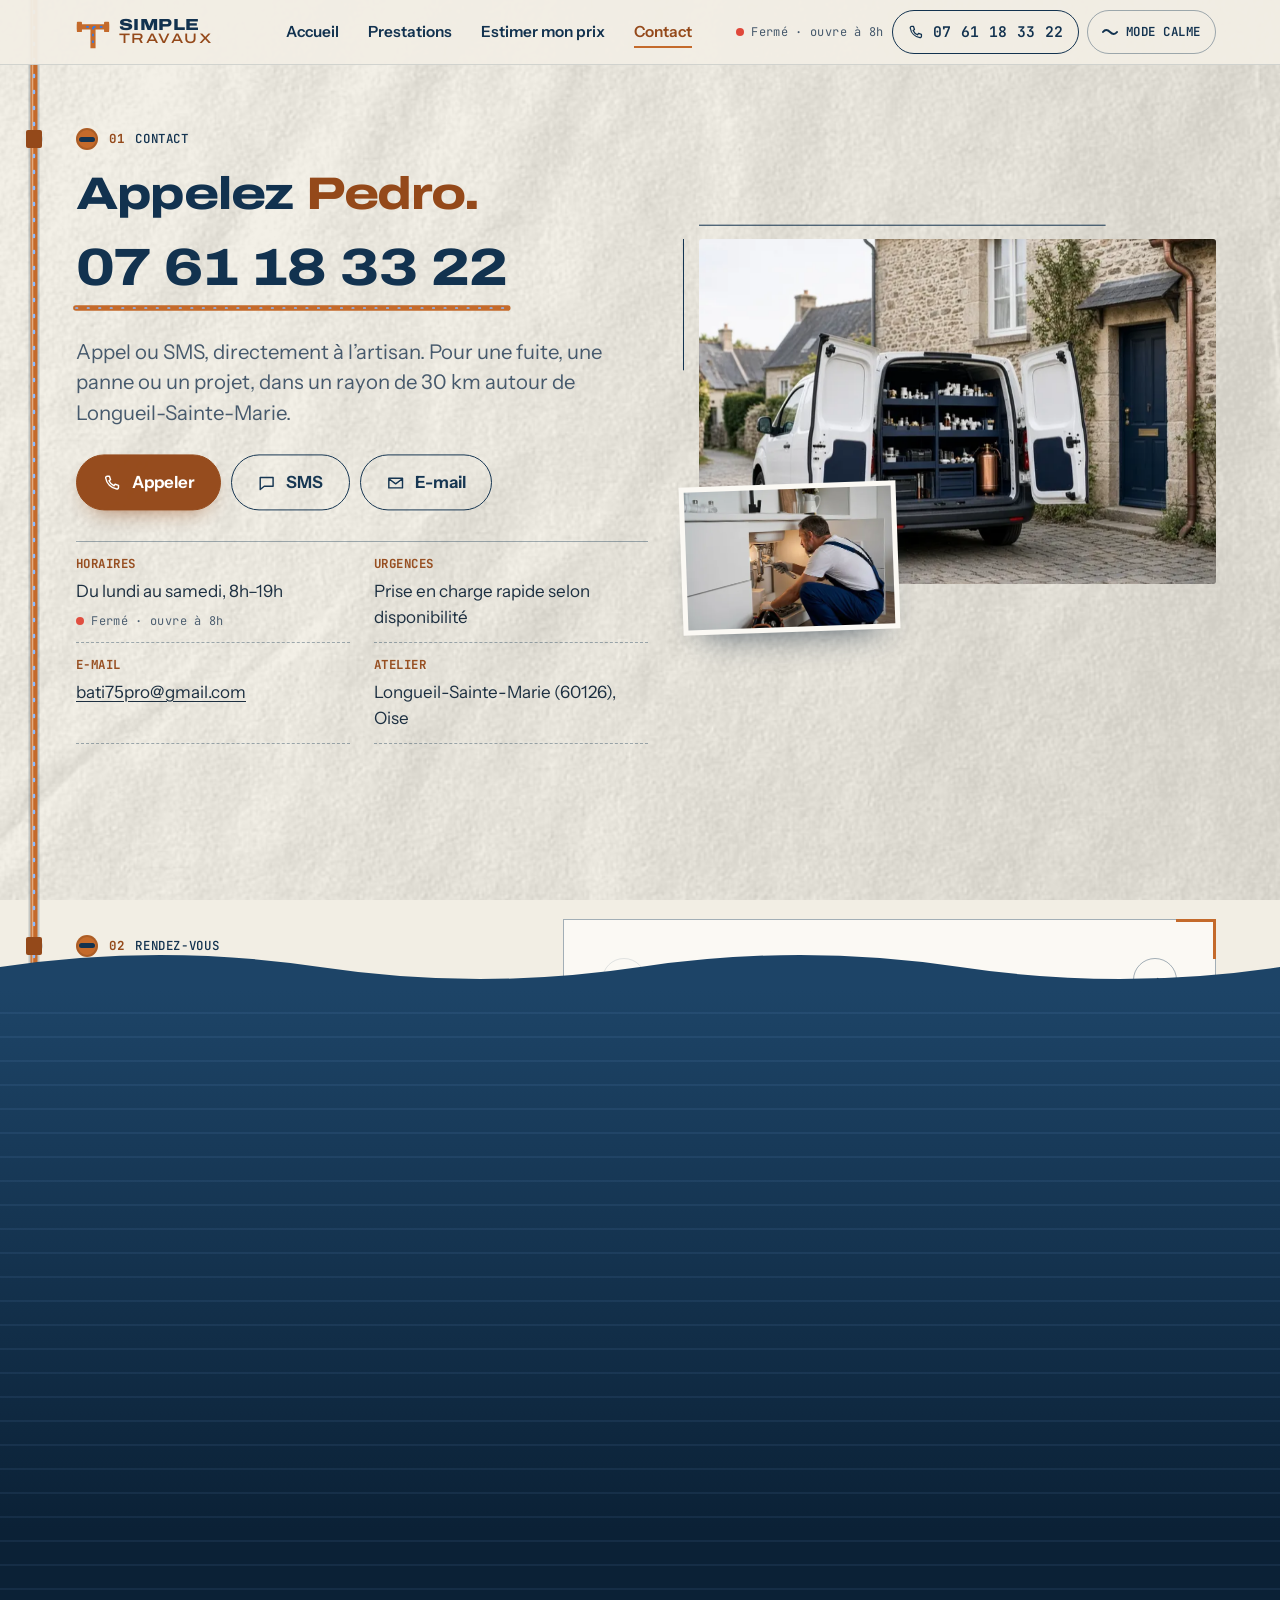
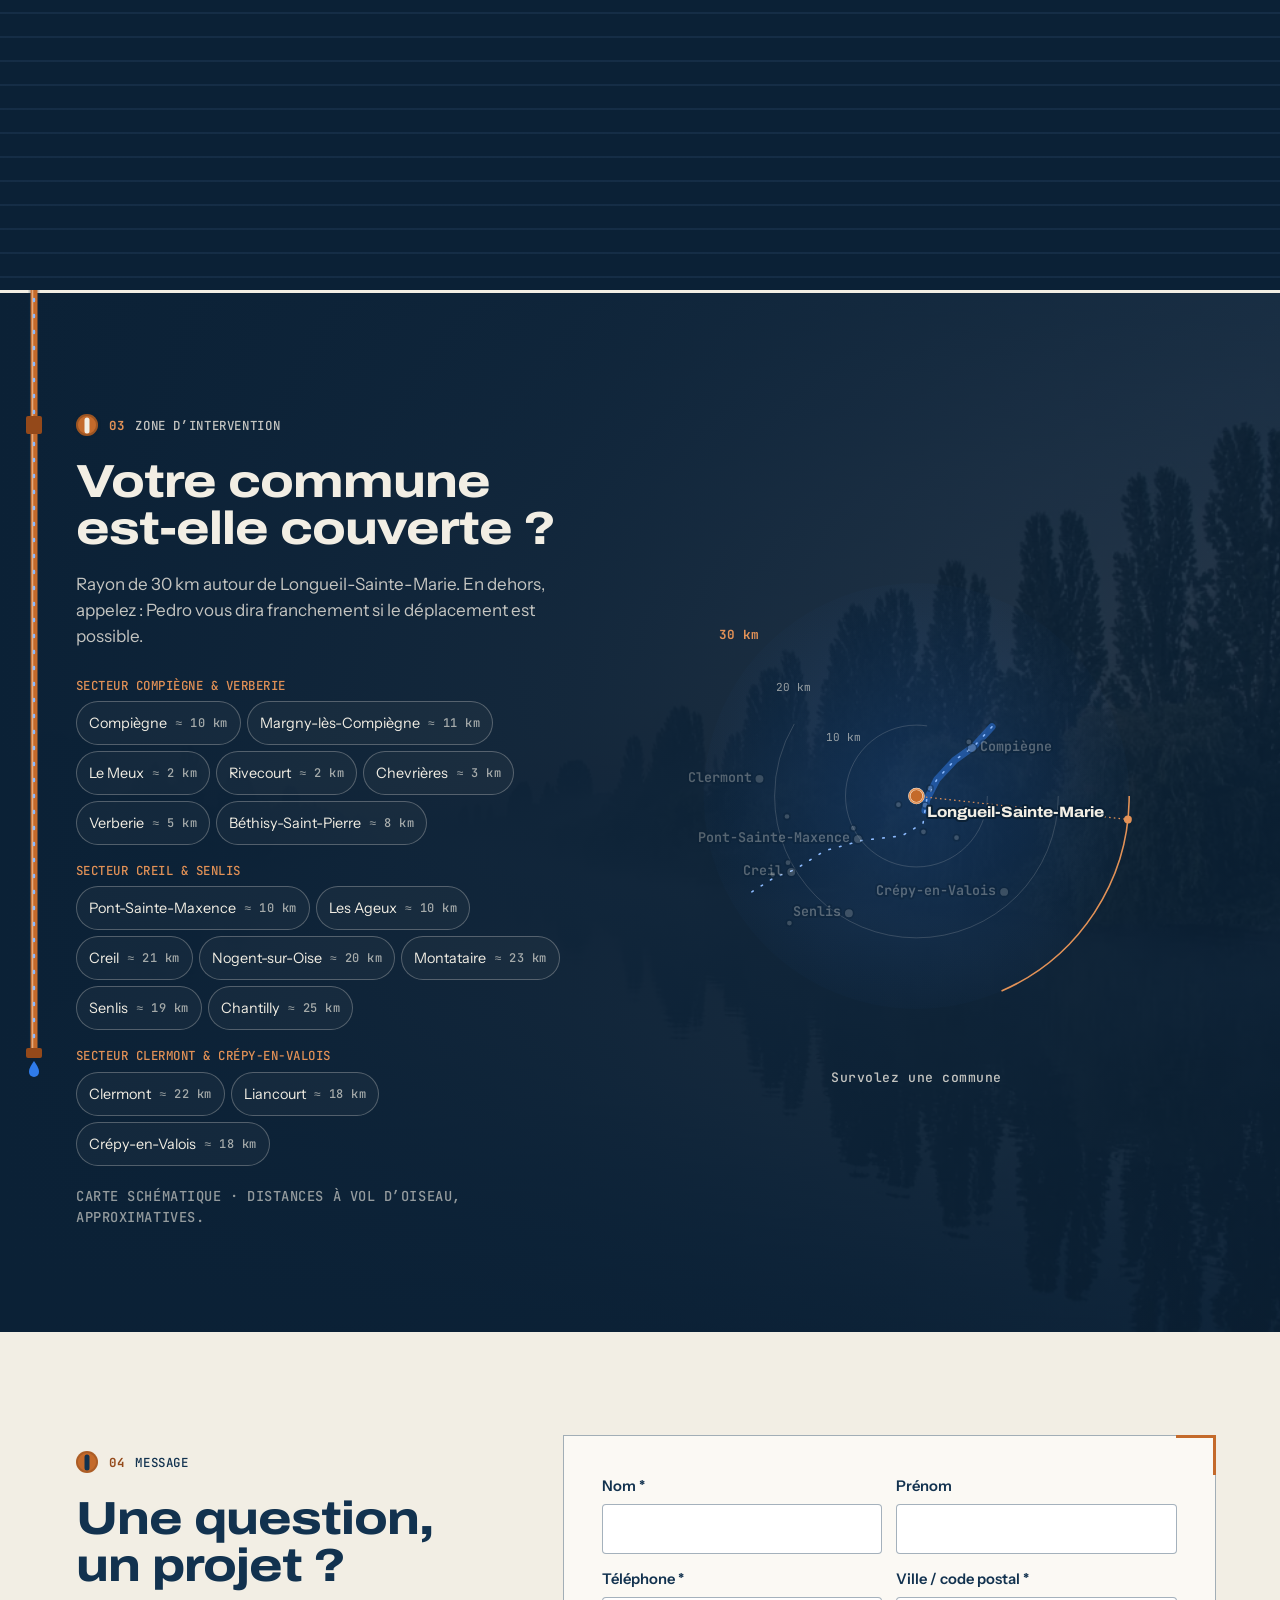
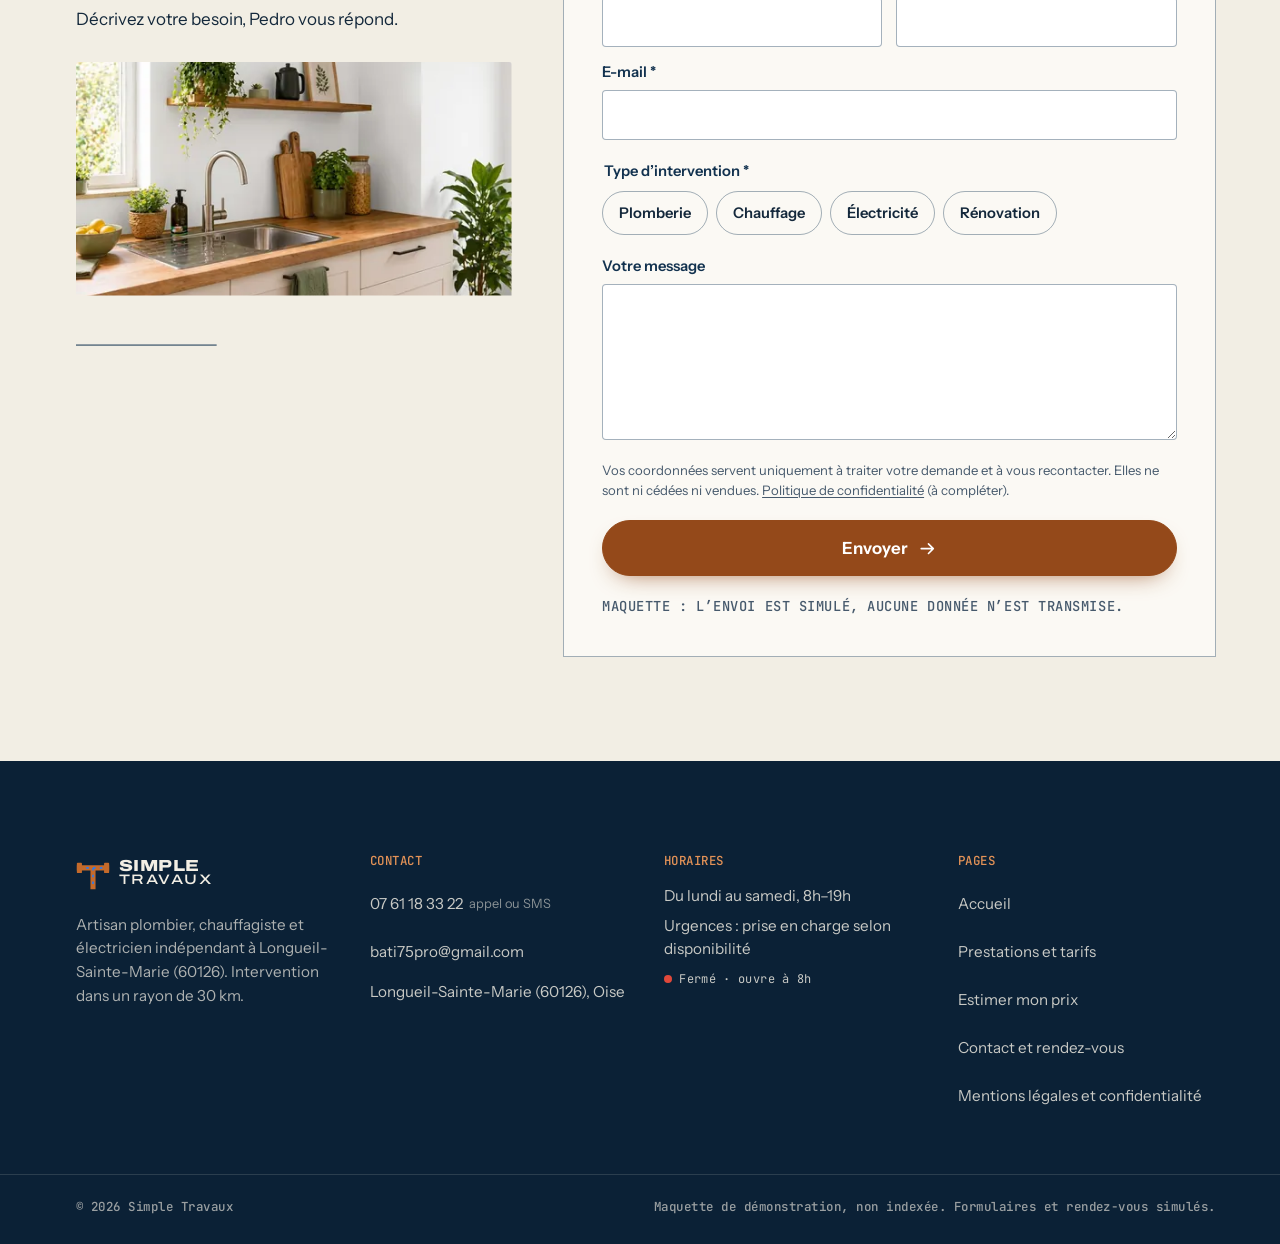
<file: contact.html>
<!doctype html>
<html lang="fr" class="no-js">
<head>
<meta charset="utf-8">
<meta name="viewport" content="width=device-width, initial-scale=1, viewport-fit=cover">
<title>Contact et rendez-vous : plombier à Longueil-Sainte-Marie (60) | Simple Travaux</title>
<meta name="description" content="Appelez Pedro au 07 61 18 33 22, du lundi au samedi de 8h à 19h. Rendez-vous, message, zone d’intervention de 30 km autour de Longueil-Sainte-Marie.">
<meta name="robots" content="noindex, nofollow">
<meta name="theme-color" content="#F2EEE4">
<meta property="og:type" content="website">
<meta property="og:locale" content="fr_FR">
<meta property="og:site_name" content="Simple Travaux">
<meta property="og:title" content="Contact et rendez-vous : plombier à Longueil-Sainte-Marie (60) | Simple Travaux">
<meta property="og:description" content="Appelez Pedro au 07 61 18 33 22, du lundi au samedi de 8h à 19h. Rendez-vous, message, zone d’intervention de 30 km autour de Longueil-Sainte-Marie.">
<meta property="og:url" content="https://simple-travaux-maquette.vercel.app/contact">
<meta property="og:image" content="https://simple-travaux-maquette.vercel.app/og/og-contact.jpg">
<meta property="og:image:width" content="1200">
<meta property="og:image:height" content="630">
<meta property="og:image:alt" content="Contact et rendez-vous : plombier à Longueil-Sainte-Marie (60) | Simple Travaux">
<meta name="twitter:card" content="summary_large_image">
<meta name="twitter:title" content="Contact et rendez-vous : plombier à Longueil-Sainte-Marie (60) | Simple Travaux">
<meta name="twitter:description" content="Appelez Pedro au 07 61 18 33 22, du lundi au samedi de 8h à 19h. Rendez-vous, message, zone d’intervention de 30 km autour de Longueil-Sainte-Marie.">
<meta name="twitter:image" content="https://simple-travaux-maquette.vercel.app/og/og-contact.jpg">
<link rel="icon" href="favicon.svg" type="image/svg+xml">
<script>
(function(d){var h=d.documentElement;h.classList.remove('no-js');h.classList.add('js','charge');
var c=null;try{c=localStorage.getItem('st-calme')}catch(e){}
var r=window.matchMedia&&matchMedia('(prefers-reduced-motion: reduce)').matches;
if(c==='1'||(c===null&&r))h.classList.add('calme');
try{if(sessionStorage.getItem('st-calme-retour')&&'scrollRestoration' in history)history.scrollRestoration='manual';if(sessionStorage.getItem('st-vu'))h.classList.add('deja-vu');if(sessionStorage.getItem('st-transition')&&!h.classList.contains('calme'))h.classList.add('entree')}catch(e){}
setTimeout(function(){h.classList.remove('charge')},2500);})(document);
</script>
<link rel="preload" href="assets/fonts/archivo-latin.woff2" as="font" type="font/woff2" crossorigin>
<link rel="preload" href="assets/fonts/instrument-sans-latin.woff2" as="font" type="font/woff2" crossorigin>
<link rel="preload" href="assets/fonts/jetbrains-mono-latin.woff2" as="font" type="font/woff2" crossorigin>
<link rel="stylesheet" href="assets/css/style.css?v=3">
<link rel="modulepreload" href="assets/js/main.js?v=3">
</head>
<body data-page="contact">
<div class="ouverture" data-ouverture aria-hidden="true">
  <div class="ouverture__feuille ouverture__feuille--haut"></div>
  <div class="ouverture__feuille ouverture__feuille--bas"></div>
  <div class="ouverture__centre">
    <svg class="ouverture__tuyau" viewBox="0 0 1000 120" preserveAspectRatio="none">
      <path class="ouverture__cuivre" d="M0 96 H180 Q200 96 200 76 V44 Q200 24 220 24 H780 Q800 24 800 44 V76 Q800 96 820 96 H1000"/>
      <path class="ouverture__eau" d="M0 96 H180 Q200 96 200 76 V44 Q200 24 220 24 H780 Q800 24 800 44 V76 Q800 96 820 96 H1000"/>
    </svg>
    <p class="ouverture__mot"><span class="ouverture__l1">SIMPLE</span><span class="ouverture__l2">TRAVAUX</span></p>
    <p class="ouverture__sous mono">Plomberie · Chauffage · Électricité — Oise (60)</p>
  </div>
</div>
<a class="evitement" href="#contenu">Aller au contenu</a>
<header class="entete" data-entete>
  <div class="entete__in">
    <a class="marque" href="index.html" aria-label="Simple Travaux, accueil">
  <svg class="marque__picto" viewBox="0 0 40 40" aria-hidden="true"><path d="M4 14h32M20 14v22" fill="none" stroke="currentColor" stroke-width="6" stroke-linecap="square"/><path d="M4 14h32M20 14v22" fill="none" stroke="var(--eau-froide)" stroke-width="2" stroke-dasharray="3 5" class="marque__eau"/><rect x="1" y="8" width="6" height="12" rx="1" fill="currentColor"/><rect x="33" y="8" width="6" height="12" rx="1" fill="currentColor"/></svg>
  <span class="marque__mot"><b>SIMPLE</b><span>TRAVAUX</span></span>
</a>
    <nav class="nav" aria-label="Navigation principale">
      <a class="nav__lien" href="index.html"><span>Accueil</span></a>
      <a class="nav__lien" href="prestations.html"><span>Prestations</span></a>
      <a class="nav__lien" href="estimation.html"><span>Estimer mon prix</span></a>
      <a class="nav__lien" href="contact.html" aria-current="page"><span>Contact</span></a>
    </nav>
    <div class="entete__actions">
      <span class="voyant" data-voyant><i></i><span data-voyant-texte>Lun–sam 8h–19h</span></span>
      <a class="btn btn--tel" href="tel:+33761183322" data-magnet><svg class="ico" viewBox="0 0 24 24" aria-hidden="true"><path d="M6.6 3.5h2.6l1.4 4.2-1.9 1.4a12 12 0 0 0 6.2 6.2l1.4-1.9 4.2 1.4v2.6a2 2 0 0 1-2.2 2A16.5 16.5 0 0 1 4.6 5.7a2 2 0 0 1 2-2.2Z" fill="none" stroke="currentColor" stroke-width="1.8" stroke-linejoin="round"/></svg><span>07 61 18 33 22</span></a>
      <button class="calme-btn" type="button" data-calme aria-pressed="false" title="Réduire les animations"><span class="calme-btn__ico" aria-hidden="true"></span><span class="calme-btn__long">Mode calme</span><span class="calme-btn__court">Calme</span></button>
      <button class="menu-btn" type="button" data-menu aria-expanded="false" aria-controls="menu"><span class="visuellement-cache">Menu</span><i></i><i></i></button>
    </div>
  </div>
</header>
<div class="menu" id="menu" data-menu-panneau hidden>
  <nav aria-label="Menu mobile">
    <a href="index.html"><span class="mono">01</span>Accueil</a>
    <a href="prestations.html"><span class="mono">02</span>Prestations</a>
    <a href="estimation.html"><span class="mono">03</span>Estimer mon prix</a>
    <a href="contact.html" aria-current="page"><span class="mono">04</span>Contact</a>
  </nav>
  <a class="menu__tel" href="tel:+33761183322"><svg class="ico" viewBox="0 0 24 24" aria-hidden="true"><path d="M6.6 3.5h2.6l1.4 4.2-1.9 1.4a12 12 0 0 0 6.2 6.2l1.4-1.9 4.2 1.4v2.6a2 2 0 0 1-2.2 2A16.5 16.5 0 0 1 4.6 5.7a2 2 0 0 1 2-2.2Z" fill="none" stroke="currentColor" stroke-width="1.8" stroke-linejoin="round"/></svg>07 61 18 33 22</a>
  <p class="mono menu__horaires">Du lundi au samedi, 8h–19h</p>
</div>
<main id="contenu">

<section class="contact-hero" data-section>
  <div class="wrap contact-hero__grille">
    <div class="contact-hero__texte">
      <p class="eyebrow" data-raccord><span class="vanne" aria-hidden="true"><i></i></span><span class="mono">01</span><span>Contact</span></p>
      <h1 class="titre-xl" data-split>Appelez <em>Pedro.</em></h1>
      <a class="numero-geant" href="tel:+33761183322" data-goutte><span class="numero-geant__txt">07 61 18 33 22</span><svg class="numero-geant__tuyau" viewBox="0 0 600 20" preserveAspectRatio="none" aria-hidden="true"><path d="M0 10 H600"/><path class="eau" d="M0 10 H600"/></svg></a>
      <p class="lead" data-apparait>Appel ou SMS, directement à l’artisan. Pour une fuite, une panne ou un projet, dans un rayon de 30 km autour de Longueil-Sainte-Marie.</p>
      <div class="contact-hero__actions" data-apparait>
        <a class="btn btn--cuivre btn--grand" href="tel:+33761183322" data-magnet><svg class="ico" viewBox="0 0 24 24" aria-hidden="true"><path d="M6.6 3.5h2.6l1.4 4.2-1.9 1.4a12 12 0 0 0 6.2 6.2l1.4-1.9 4.2 1.4v2.6a2 2 0 0 1-2.2 2A16.5 16.5 0 0 1 4.6 5.7a2 2 0 0 1 2-2.2Z" fill="none" stroke="currentColor" stroke-width="1.8" stroke-linejoin="round"/></svg><span>Appeler</span></a>
        <a class="btn btn--ligne btn--grand" href="sms:+33761183322" data-magnet><svg class="ico" viewBox="0 0 24 24" aria-hidden="true"><path d="M4 5h16v11H9l-5 4V5Z" fill="none" stroke="currentColor" stroke-width="1.8" stroke-linejoin="round"/></svg><span>SMS</span></a>
        <a class="btn btn--ligne btn--grand" href="mailto:bati75pro@gmail.com" data-magnet><svg class="ico" viewBox="0 0 24 24" aria-hidden="true"><path d="M3.5 6h17v12h-17zM4 7l8 6 8-6" fill="none" stroke="currentColor" stroke-width="1.8" stroke-linejoin="round"/></svg><span>E-mail</span></a>
      </div>
      <dl class="infos" data-apparait>
        <div><dt class="mono">Horaires</dt><dd>Du lundi au samedi, 8h–19h <span class="voyant" data-voyant><i></i><span data-voyant-texte></span></span></dd></div>
        <div><dt class="mono">Urgences</dt><dd>Prise en charge rapide selon disponibilité</dd></div>
        <div><dt class="mono">E-mail</dt><dd><a href="mailto:bati75pro@gmail.com">bati75pro@gmail.com</a></dd></div>
        <div><dt class="mono">Atelier</dt><dd>Longueil-Sainte-Marie (60126), Oise</dd></div>
      </dl>
    </div>
    <figure class="contact-hero__visuel" data-cotes>
      <div class="contact-hero__photo" data-parallaxe><img class="" src="assets/img/camionnette-800.webp" srcset="assets/img/camionnette-480.webp 480w, assets/img/camionnette-800.webp 800w, assets/img/camionnette-1168.webp 1168w" sizes="(max-width: 900px) 100vw, 50vw" width="800" height="537" alt="Utilitaire blanc aux portes ouvertes sur des étagères d’outils, devant une maison en pierre" fetchpriority="high" decoding="async" ></div>
      <svg class="cotes" viewBox="0 0 100 100" preserveAspectRatio="none" aria-hidden="true"><path class="cote" d="M0 -4 H100"/><path class="cote" d="M-3 0 V100"/></svg>
      <div class="contact-hero__vignette"><img class="" src="assets/img/plombier-sous-evier-800.webp" srcset="assets/img/plombier-sous-evier-480.webp 480w, assets/img/plombier-sous-evier-800.webp 800w, assets/img/plombier-sous-evier-1200.webp 1200w, assets/img/plombier-sous-evier-1264.webp 1264w" sizes="240px" width="800" height="535" alt="Plombier intervenant sous un évier" loading="lazy" decoding="async" ></div>
    </figure>
  </div>
</section>

<section class="rdv" id="rendez-vous" data-section data-masque-barre>
  <div class="wrap rdv__grille">
    <div class="rdv__texte">
      <p class="eyebrow" data-raccord><span class="vanne" aria-hidden="true"><i></i></span><span class="mono">02</span><span>Rendez-vous</span></p>
      <h2 class="titre-l" data-split>Choisissez un créneau.</h2>
      <p data-apparait>Indiquez le jour qui vous arrange et le type d’intervention. Pedro confirme le rendez-vous par téléphone.</p>
      <figure class="rdv__photo" data-parallaxe><img class="" src="assets/img/chauffagiste-radiateur-795.webp" srcset="assets/img/chauffagiste-radiateur-480.webp 480w, assets/img/chauffagiste-radiateur-795.webp 795w" sizes="(max-width: 900px) 100vw, 35vw" width="795" height="433" alt="Artisan contrôlant un radiateur avec un appareil de mesure" loading="lazy" decoding="async" ></figure>
    </div>
    <form class="formulaire calendrier" data-form-simule="rdv" novalidate>
      <div class="calendrier__tete"><button type="button" class="cal-nav" data-cal-prec aria-label="Semaines précédentes">←</button><p class="calendrier__mois mono" data-cal-mois></p><button type="button" class="cal-nav" data-cal-suiv aria-label="Semaines suivantes">→</button></div>
      <div class="calendrier__grille" data-cal-grille role="group" aria-label="Jour du rendez-vous"></div>
      <div class="heures" data-heures role="group" aria-label="Créneau"></div>
      <fieldset class="types">
        <legend class="champ__label">Type d’intervention *</legend>
        <label class="puce-case"><input type="checkbox" name="type" value="Plomberie"><span>Plomberie</span></label><label class="puce-case"><input type="checkbox" name="type" value="Chauffage"><span>Chauffage</span></label><label class="puce-case"><input type="checkbox" name="type" value="Électricité"><span>Électricité</span></label><label class="puce-case"><input type="checkbox" name="type" value="Rénovation"><span>Rénovation</span></label>
      </fieldset>
      <div class="champs">
        <label class="champ"><span class="champ__label">Nom *</span><input name="nom" autocomplete="name" required></label>
        <label class="champ"><span class="champ__label">Téléphone *</span><input name="tel" type="tel" autocomplete="tel" required inputmode="tel"></label>
        <label class="champ"><span class="champ__label">Ville / code postal *</span><input name="ville" required></label>
        <label class="champ"><span class="champ__label">E-mail</span><input name="email" type="email" autocomplete="email"></label>
      </div>
      <p class="rgpd">Vos coordonnées servent uniquement à organiser le rendez-vous. Elles ne sont ni cédées ni vendues. <a href="mentions-legales.html#confidentialite">Politique de confidentialité</a> (à compléter).</p>
      <button class="btn btn--cuivre btn--grand" type="submit">Demander ce rendez-vous <svg class="ico" viewBox="0 0 24 24" aria-hidden="true"><path d="M4 12h15m-6-6 6 6-6 6" fill="none" stroke="currentColor" stroke-width="2" stroke-linecap="round" stroke-linejoin="round"/></svg></button>
      <p class="petit mono">Maquette : créneaux de démonstration, demande simulée.</p>
      <div class="confirmation" data-confirmation hidden tabindex="-1"></div>
    </form>
  </div>
</section>

<section class="zone sombre zone--contact" id="zone" data-section>
  <div class="zone__fond" aria-hidden="true"><img class="zone__fond-img" src="assets/img/riviere-800.webp" srcset="assets/img/riviere-480.webp 480w, assets/img/riviere-800.webp 800w, assets/img/riviere-1168.webp 1168w" sizes="100vw" width="800" height="537" alt="" loading="lazy" decoding="async" ></div>
  <div class="wrap zone__grille">
    <div class="zone__texte">
      <p class="eyebrow eyebrow--clair" data-raccord><span class="vanne" aria-hidden="true"><i></i></span><span class="mono">03</span><span>Zone d’intervention</span></p>
      <h2 class="titre-l" data-split>Votre commune est-elle couverte&nbsp;?</h2>
      <p data-apparait>Rayon de 30 km autour de Longueil-Sainte-Marie. En dehors, appelez : Pedro vous dira franchement si le déplacement est possible.</p>
      <div class="secteurs" data-apparait><div class="secteur"><p class="secteur__titre mono">Secteur Compiègne &amp; Verberie</p><ul><li><button type="button" data-ville-btn="Compiègne">Compiègne <span class="mono">≈ 10 km</span></button></li><li><button type="button" data-ville-btn="Margny-lès-Compiègne">Margny-lès-Compiègne <span class="mono">≈ 11 km</span></button></li><li><button type="button" data-ville-btn="Le Meux">Le Meux <span class="mono">≈ 2 km</span></button></li><li><button type="button" data-ville-btn="Rivecourt">Rivecourt <span class="mono">≈ 2 km</span></button></li><li><button type="button" data-ville-btn="Chevrières">Chevrières <span class="mono">≈ 3 km</span></button></li><li><button type="button" data-ville-btn="Verberie">Verberie <span class="mono">≈ 5 km</span></button></li><li><button type="button" data-ville-btn="Béthisy-Saint-Pierre">Béthisy-Saint-Pierre <span class="mono">≈ 8 km</span></button></li></ul></div><div class="secteur"><p class="secteur__titre mono">Secteur Creil &amp; Senlis</p><ul><li><button type="button" data-ville-btn="Pont-Sainte-Maxence">Pont-Sainte-Maxence <span class="mono">≈ 10 km</span></button></li><li><button type="button" data-ville-btn="Les Ageux">Les Ageux <span class="mono">≈ 10 km</span></button></li><li><button type="button" data-ville-btn="Creil">Creil <span class="mono">≈ 21 km</span></button></li><li><button type="button" data-ville-btn="Nogent-sur-Oise">Nogent-sur-Oise <span class="mono">≈ 20 km</span></button></li><li><button type="button" data-ville-btn="Montataire">Montataire <span class="mono">≈ 23 km</span></button></li><li><button type="button" data-ville-btn="Senlis">Senlis <span class="mono">≈ 19 km</span></button></li><li><button type="button" data-ville-btn="Chantilly">Chantilly <span class="mono">≈ 25 km</span></button></li></ul></div><div class="secteur"><p class="secteur__titre mono">Secteur Clermont &amp; Crépy-en-Valois</p><ul><li><button type="button" data-ville-btn="Clermont">Clermont <span class="mono">≈ 22 km</span></button></li><li><button type="button" data-ville-btn="Liancourt">Liancourt <span class="mono">≈ 18 km</span></button></li><li><button type="button" data-ville-btn="Crépy-en-Valois">Crépy-en-Valois <span class="mono">≈ 18 km</span></button></li></ul></div></div>
      <p class="petit mono" data-apparait>Carte schématique · distances à vol d’oiseau, approximatives.</p>
    </div>
    <figure class="zone__carte" data-carte>
      <svg class="carte" viewBox="0 0 760 660" role="img" aria-labelledby="carte-titre" data-carte-svg>
    <title id="carte-titre">Carte schématique : rayon de 30 km autour de Longueil-Sainte-Marie et communes desservies</title>
    <defs><radialGradient id="zone-fond" cx="50%" cy="50%" r="50%"><stop offset="0" stop-color="var(--eau-froide)" stop-opacity=".18"/><stop offset="1" stop-color="var(--eau-froide)" stop-opacity=".02"/></radialGradient></defs>
    <circle class="carte__zone" cx="380" cy="330" r="270" fill="url(#zone-fond)"/>
    <circle class="carte__anneau" cx="380" cy="330" r="90"/><text class="carte__km" x="310.1" y="260.1" text-anchor="end">10 km</text><circle class="carte__anneau" cx="380" cy="330" r="180"/><text class="carte__km" x="246.2" y="196.2" text-anchor="end">20 km</text>
    <path class="carte__oise" d="M475.9 242.1 L453.0 267.0 L428.2 284.9 L406.0 308.8 L393.0 334.7 L388.4 364.5 L361.7 380.5 L310.8 386.4 L263.8 399.4 L225.9 423.2 L198.5 434.2 L167.2 454.1"/>
    <path class="carte__oise-eau" d="M475.9 242.1 L453.0 267.0 L428.2 284.9 L406.0 308.8 L393.0 334.7 L388.4 364.5 L361.7 380.5 L310.8 386.4 L263.8 399.4 L225.9 423.2 L198.5 434.2 L167.2 454.1"/>
    <text class="carte__oise-label" x="405.0284730117493" y="356.5699709999982">L’Oise</text>
    <circle class="carte__rayon" cx="380" cy="330" r="270"/>
    <g class="carte__compas" data-compas><path d="M380 330 L650 330"/><circle cx="650" cy="330" r="5"/></g>
    <text class="carte__km carte__km--30" x="180.3" y="130.3" text-anchor="end">30 km</text>
    <g class="ville ville--grande" data-ville="Compiègne" data-angle="-40.8" data-km="10">
      <circle cx="450.5" cy="269.1" r="6"/>
      <text x="460.5" y="273.1" text-anchor="start">Compiègne</text>
    </g>
    <g class="ville" data-ville="Margny-lès-Compiègne" data-angle="-45.9" data-km="11">
      <circle cx="446.5" cy="261.4" r="4"/>
      <text x="456.5" y="265.4" text-anchor="start">Margny-lès-Compiègne</text>
    </g>
    <g class="ville" data-ville="Le Meux" data-angle="-30.1" data-km="2">
      <circle cx="397.2" cy="320.0" r="4"/>
      <text x="407.2" y="324.0" text-anchor="start">Le Meux</text>
    </g>
    <g class="ville" data-ville="Rivecourt" data-angle="46.6" data-km="2">
      <circle cx="391.0" cy="341.6" r="4"/>
      <text x="401.0" y="345.6" text-anchor="start">Rivecourt</text>
    </g>
    <g class="ville" data-ville="Chevrières" data-angle="154.2" data-km="3">
      <circle cx="357.2" cy="341.0" r="4"/>
      <text x="367.2" y="345.0" text-anchor="start">Chevrières</text>
    </g>
    <g class="ville" data-ville="Verberie" data-angle="78.9" data-km="5">
      <circle cx="388.9" cy="375.4" r="4"/>
      <text x="398.9" y="379.4" text-anchor="start">Verberie</text>
    </g>
    <g class="ville" data-ville="Béthisy-Saint-Pierre" data-angle="46.1" data-km="8">
      <circle cx="430.9" cy="382.8" r="4"/>
      <text x="440.9" y="386.8" text-anchor="start">Béthisy-Saint-Pierre</text>
    </g>
    <g class="ville ville--grande" data-ville="Pont-Sainte-Maxence" data-angle="143.6" data-km="10">
      <circle cx="305.8" cy="384.7" r="6"/>
      <text x="295.8" y="388.7" text-anchor="end">Pont-Sainte-Maxence</text>
    </g>
    <g class="ville" data-ville="Les Ageux" data-angle="153.1" data-km="10">
      <circle cx="299.9" cy="370.7" r="4"/>
      <text x="289.9" y="374.7" text-anchor="end">Les Ageux</text>
    </g>
    <g class="ville ville--grande" data-ville="Creil" data-angle="148.7" data-km="21">
      <circle cx="221.2" cy="426.5" r="6"/>
      <text x="211.2" y="430.5" text-anchor="end">Creil</text>
    </g>
    <g class="ville" data-ville="Nogent-sur-Oise" data-angle="152.6" data-km="20">
      <circle cx="217.0" cy="414.6" r="4"/>
      <text x="207.0" y="418.6" text-anchor="end">Nogent-sur-Oise</text>
    </g>
    <g class="ville" data-ville="Montataire" data-angle="151.4" data-km="23">
      <circle cx="197.6" cy="429.3" r="4"/>
      <text x="187.6" y="433.3" text-anchor="end">Montataire</text>
    </g>
    <g class="ville ville--grande" data-ville="Senlis" data-angle="120.0" data-km="19">
      <circle cx="294.3" cy="478.8" r="6"/>
      <text x="284.3" y="482.8" text-anchor="end">Senlis</text>
    </g>
    <g class="ville" data-ville="Chantilly" data-angle="135.0" data-km="25">
      <circle cx="218.8" cy="491.2" r="4"/>
      <text x="208.8" y="495.2" text-anchor="end">Chantilly</text>
    </g>
    <g class="ville ville--grande" data-ville="Clermont" data-angle="-173.8" data-km="22">
      <circle cx="180.8" cy="308.2" r="6"/>
      <text x="170.8" y="312.2" text-anchor="end">Clermont</text>
    </g>
    <g class="ville" data-ville="Liancourt" data-angle="171.0" data-km="18">
      <circle cx="215.7" cy="356.0" r="4"/>
      <text x="205.7" y="360.0" text-anchor="end">Liancourt</text>
    </g>
    <g class="ville ville--grande" data-ville="Crépy-en-Valois" data-angle="47.6" data-km="18">
      <circle cx="491.3" cy="451.7" r="6"/>
      <text x="481.3" y="455.7" text-anchor="end">Crépy-en-Valois</text>
    </g>
    <g class="ville ville--centre"><circle cx="380" cy="330" r="9"/><circle class="ville__onde" cx="380" cy="330" r="9"/><text x="394" y="356">Longueil-Sainte-Marie</text></g>
  </svg>
      <figcaption class="zone__info mono" data-carte-info aria-live="polite">Survolez une commune</figcaption>
    </figure>
  </div>
</section>

<section class="message" id="message" data-section data-masque-barre>
  <div class="wrap message__grille">
    <div class="message__texte">
      <p class="eyebrow" data-raccord><span class="vanne" aria-hidden="true"><i></i></span><span class="mono">04</span><span>Message</span></p>
      <h2 class="titre-l" data-split>Une question, un projet&nbsp;?</h2>
      <p data-apparait>Décrivez votre besoin, Pedro vous répond.</p>
      <figure class="message__photo" data-cotes><img class="" src="assets/img/evier-cuisine-800.webp" srcset="assets/img/evier-cuisine-480.webp 480w, assets/img/evier-cuisine-800.webp 800w, assets/img/evier-cuisine-1217.webp 1217w" sizes="(max-width: 900px) 100vw, 35vw" width="800" height="562" alt="Évier de cuisine avec mitigeur et plan en bois" loading="lazy" decoding="async" ><svg class="cotes" viewBox="0 0 100 100" preserveAspectRatio="none" aria-hidden="true"><path class="cote" d="M0 104 H100"/></svg></figure>
    </div>
    <form class="formulaire" data-form-simule="message" novalidate>
      <div class="champs">
        <label class="champ"><span class="champ__label">Nom *</span><input name="nom" autocomplete="family-name" required></label>
        <label class="champ"><span class="champ__label">Prénom</span><input name="prenom" autocomplete="given-name"></label>
        <label class="champ"><span class="champ__label">Téléphone *</span><input name="tel" type="tel" autocomplete="tel" required inputmode="tel"></label>
        <label class="champ"><span class="champ__label">Ville / code postal *</span><input name="ville" required></label>
        <label class="champ champ--large"><span class="champ__label">E-mail *</span><input name="email" type="email" autocomplete="email" required></label>
      </div>
      <fieldset class="types">
        <legend class="champ__label">Type d’intervention *</legend>
        <label class="puce-case"><input type="checkbox" name="type" value="Plomberie"><span>Plomberie</span></label><label class="puce-case"><input type="checkbox" name="type" value="Chauffage"><span>Chauffage</span></label><label class="puce-case"><input type="checkbox" name="type" value="Électricité"><span>Électricité</span></label><label class="puce-case"><input type="checkbox" name="type" value="Rénovation"><span>Rénovation</span></label>
      </fieldset>
      <label class="champ champ--large"><span class="champ__label">Votre message</span><textarea name="message" rows="5" maxlength="1200"></textarea></label>
      <p class="rgpd">Vos coordonnées servent uniquement à traiter votre demande et à vous recontacter. Elles ne sont ni cédées ni vendues. <a href="mentions-legales.html#confidentialite">Politique de confidentialité</a> (à compléter).</p>
      <button class="btn btn--cuivre btn--grand" type="submit">Envoyer <svg class="ico" viewBox="0 0 24 24" aria-hidden="true"><path d="M4 12h15m-6-6 6 6-6 6" fill="none" stroke="currentColor" stroke-width="2" stroke-linecap="round" stroke-linejoin="round"/></svg></button>
      <p class="petit mono">Maquette : l’envoi est simulé, aucune donnée n’est transmise.</p>
      <div class="confirmation" data-confirmation hidden tabindex="-1"></div>
    </form>
  </div>
</section>
</main>
<footer class="pied sombre" data-masque-barre>
  <div class="wrap pied__grille">
    <div class="pied__marque">
      <a class="marque" href="index.html" aria-label="Simple Travaux, accueil">
  <svg class="marque__picto" viewBox="0 0 40 40" aria-hidden="true"><path d="M4 14h32M20 14v22" fill="none" stroke="currentColor" stroke-width="6" stroke-linecap="square"/><path d="M4 14h32M20 14v22" fill="none" stroke="var(--eau-froide)" stroke-width="2" stroke-dasharray="3 5" class="marque__eau"/><rect x="1" y="8" width="6" height="12" rx="1" fill="currentColor"/><rect x="33" y="8" width="6" height="12" rx="1" fill="currentColor"/></svg>
  <span class="marque__mot"><b>SIMPLE</b><span>TRAVAUX</span></span>
</a>
      <p>Artisan plombier, chauffagiste et électricien indépendant à Longueil-Sainte-Marie (60126). Intervention dans un rayon de 30 km.</p>
    </div>
    <div>
      <p class="pied__titre mono">Contact</p>
      <ul class="pied__liste">
        <li><a href="tel:+33761183322">07 61 18 33 22</a> <span class="pied__note">appel ou SMS</span></li>
        <li><a href="mailto:bati75pro@gmail.com">bati75pro@gmail.com</a></li>
        <li>Longueil-Sainte-Marie (60126), Oise</li>
      </ul>
    </div>
    <div>
      <p class="pied__titre mono">Horaires</p>
      <ul class="pied__liste">
        <li>Du lundi au samedi, 8h–19h</li>
        <li>Urgences : prise en charge selon disponibilité</li>
        <li><span class="voyant voyant--clair" data-voyant><i></i><span data-voyant-texte>Lun–sam 8h–19h</span></span></li>
      </ul>
    </div>
    <div>
      <p class="pied__titre mono">Pages</p>
      <ul class="pied__liste">
        <li><a href="index.html">Accueil</a></li>
        <li><a href="prestations.html">Prestations et tarifs</a></li>
        <li><a href="estimation.html">Estimer mon prix</a></li>
        <li><a href="contact.html">Contact et rendez-vous</a></li>
        <li><a href="mentions-legales.html">Mentions légales et confidentialité</a></li>
      </ul>
    </div>
  </div>
  <div class="wrap pied__bas mono">
    <span>© 2026 Simple Travaux</span>
    <span>Maquette de démonstration, non indexée. Formulaires et rendez-vous simulés.</span>
  </div>
</footer>
<nav class="barre" data-barre aria-label="Actions rapides">
  <a class="barre__btn barre__btn--tel" href="tel:+33761183322"><svg class="ico" viewBox="0 0 24 24" aria-hidden="true"><path d="M6.6 3.5h2.6l1.4 4.2-1.9 1.4a12 12 0 0 0 6.2 6.2l1.4-1.9 4.2 1.4v2.6a2 2 0 0 1-2.2 2A16.5 16.5 0 0 1 4.6 5.7a2 2 0 0 1 2-2.2Z" fill="none" stroke="currentColor" stroke-width="1.8" stroke-linejoin="round"/></svg><span>Appeler</span></a>
  <a class="barre__btn barre__btn--cuivre" href="estimation.html"><span data-barre-estim-texte>Estimer mon prix</span> <svg class="ico" viewBox="0 0 24 24" aria-hidden="true"><path d="M4 12h15m-6-6 6 6-6 6" fill="none" stroke="currentColor" stroke-width="2" stroke-linecap="round" stroke-linejoin="round"/></svg></a>
</nav>
<div class="vidange" data-vidange aria-hidden="true"><svg class="vidange__vague" viewBox="0 0 1200 60" preserveAspectRatio="none"><path d="M0 30 Q150 0 300 30 T600 30 T900 30 T1200 30 V60 H0Z"/></svg><div class="vidange__eau"></div></div>
<div class="curseur" data-curseur aria-hidden="true"><span class="curseur__h"></span><span class="curseur__v"></span><span class="curseur__rond"></span><span class="curseur__coord mono" data-curseur-coord></span><span class="curseur__label mono" data-curseur-label></span></div>
<canvas class="gl-ondes" data-gl-ondes aria-hidden="true"></canvas>
<svg class="reseau" data-reseau aria-hidden="true"></svg>
<script src="assets/vendor/gsap/gsap.min.js" defer></script>
<script src="assets/vendor/gsap/ScrollTrigger.min.js" defer></script>
<script src="assets/vendor/gsap/SplitText.min.js" defer></script>
<script src="assets/vendor/gsap/DrawSVGPlugin.min.js" defer></script>
<script src="assets/vendor/lenis/lenis.min.js" defer></script>
<script type="module" src="assets/js/main.js?v=3"></script>
</body>
</html>
</file>
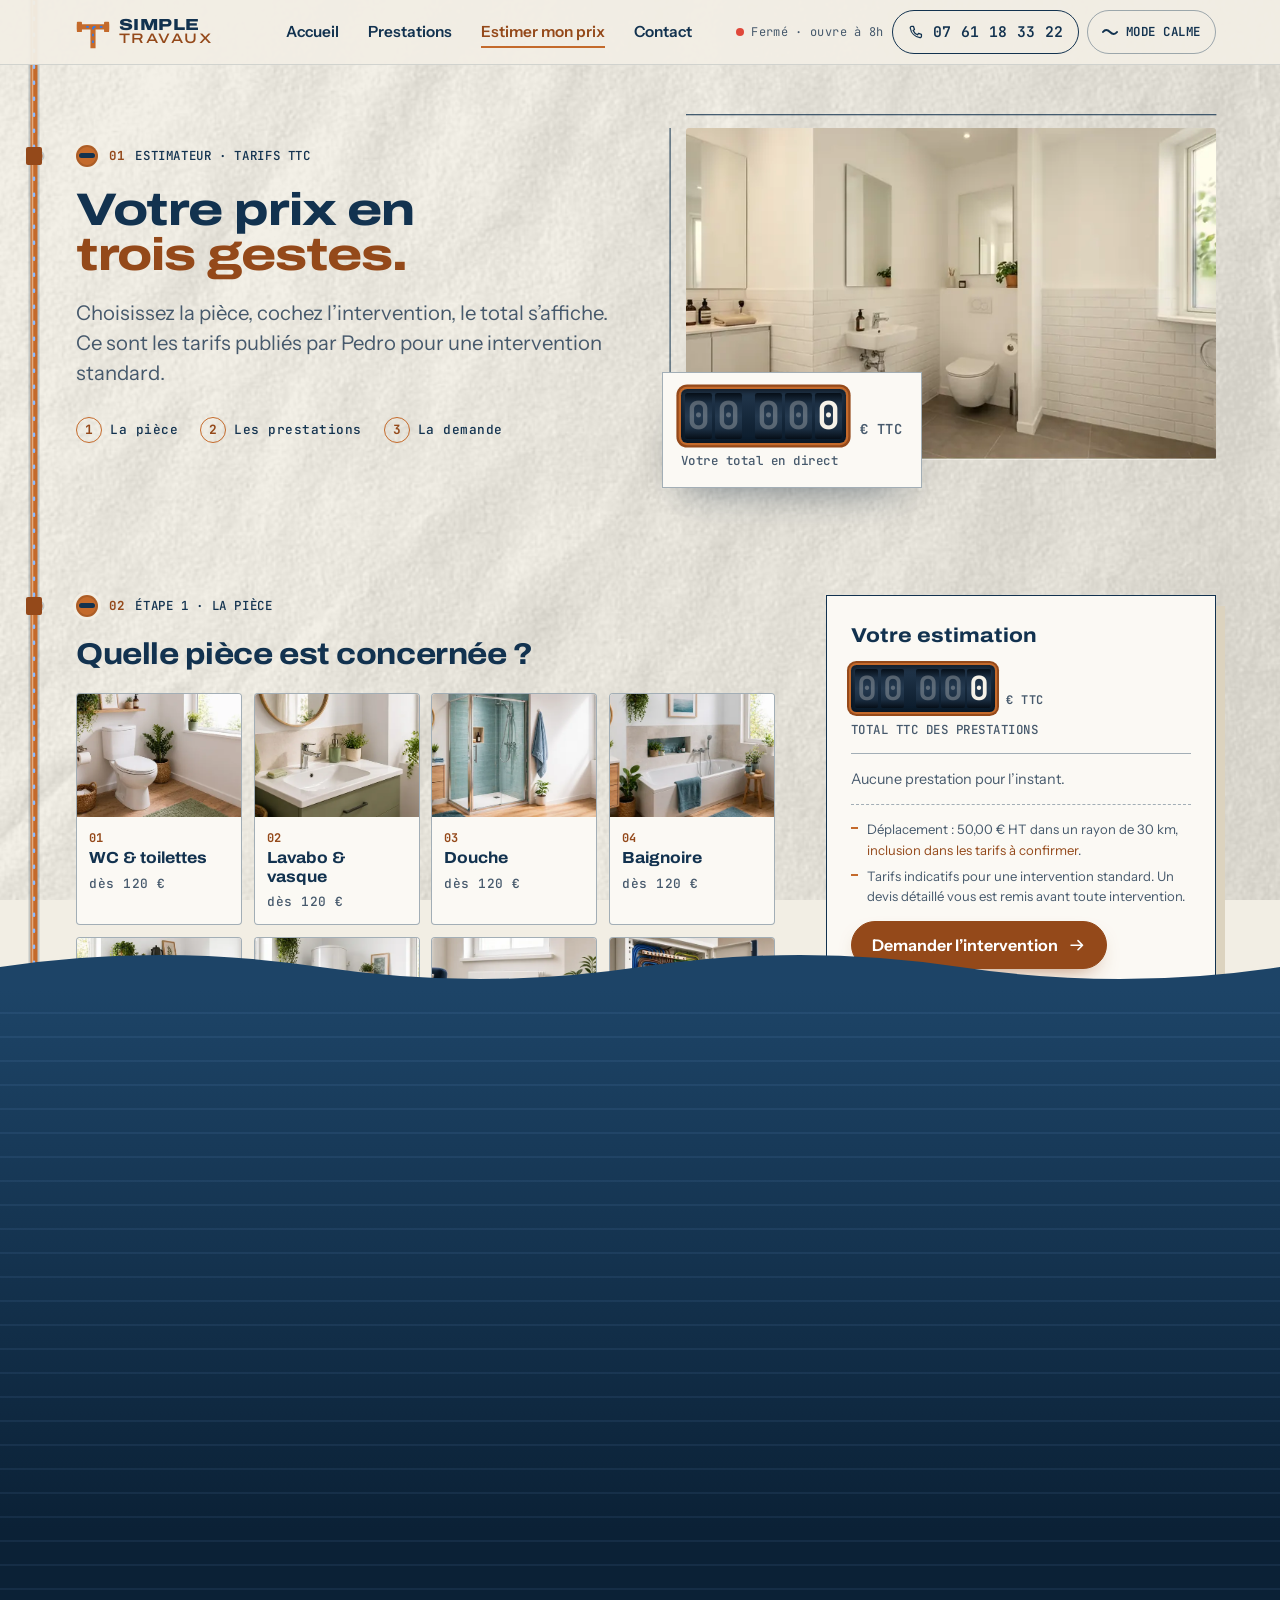
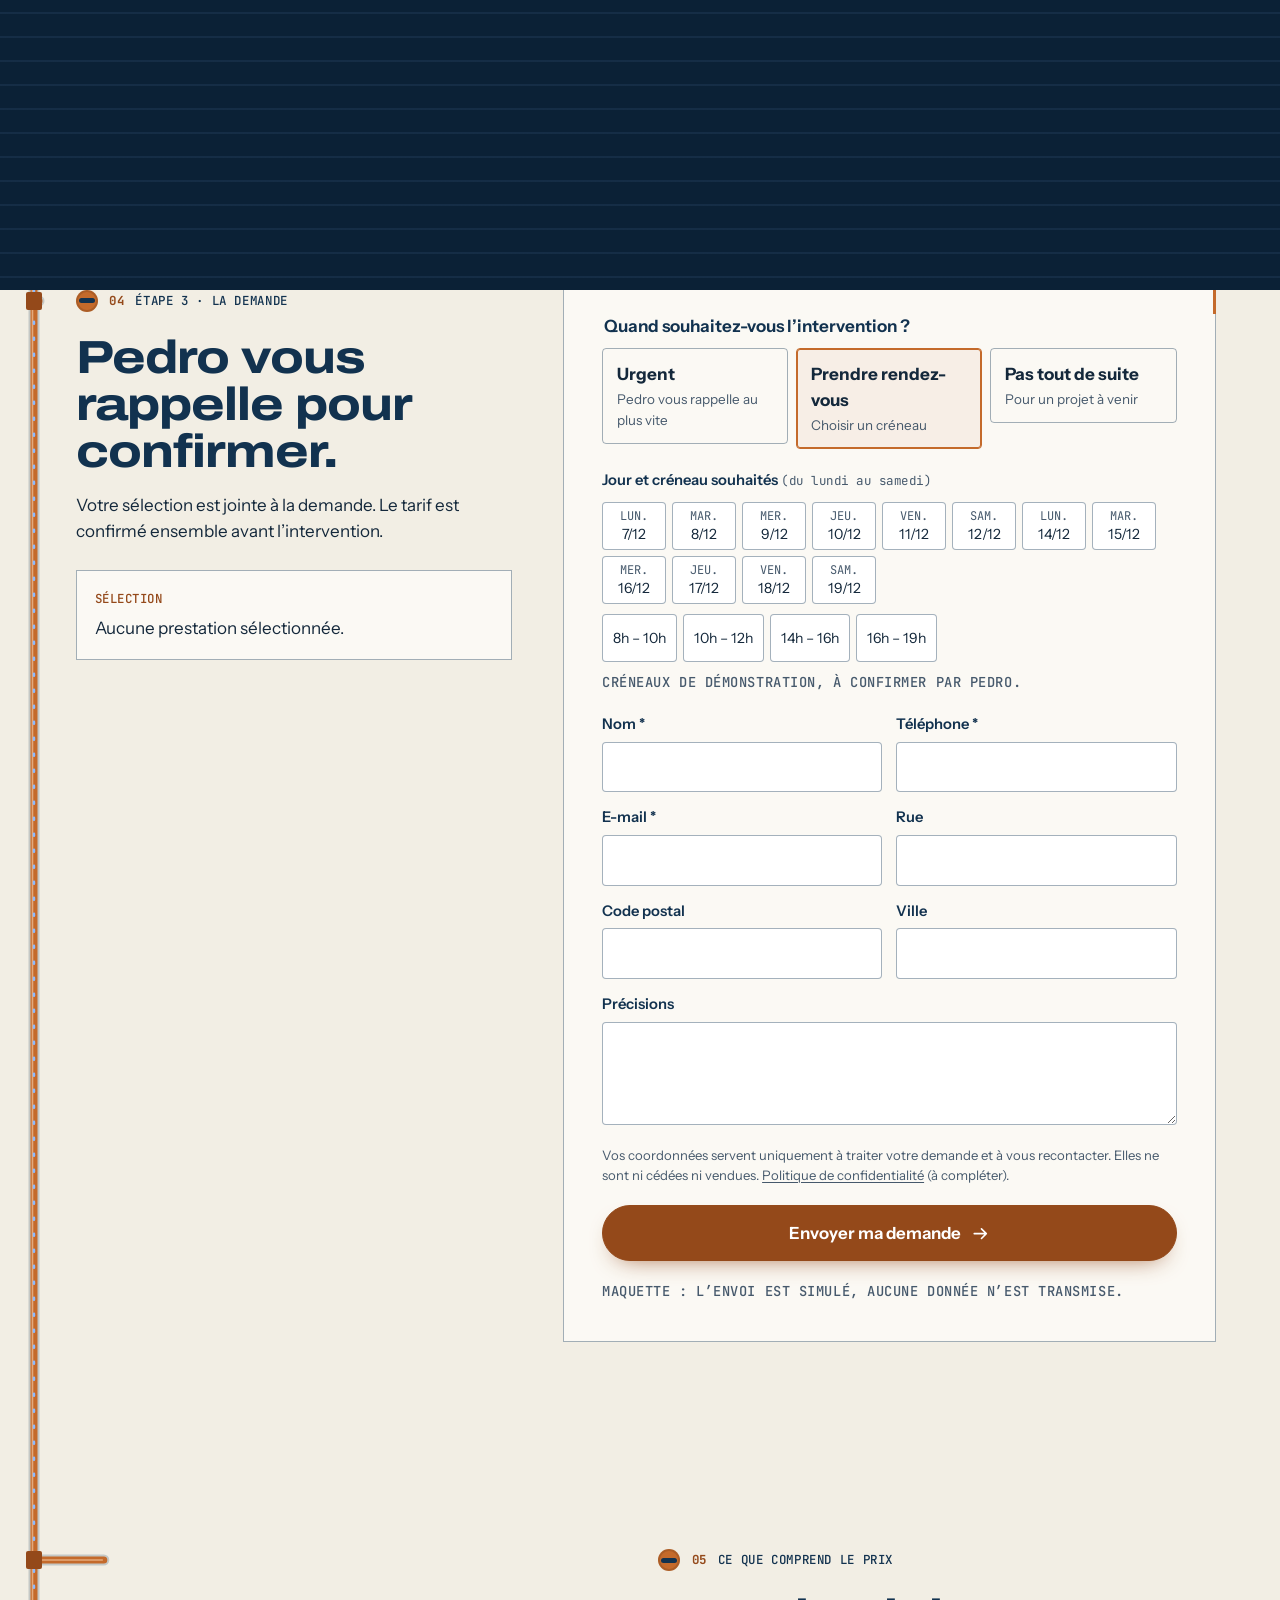
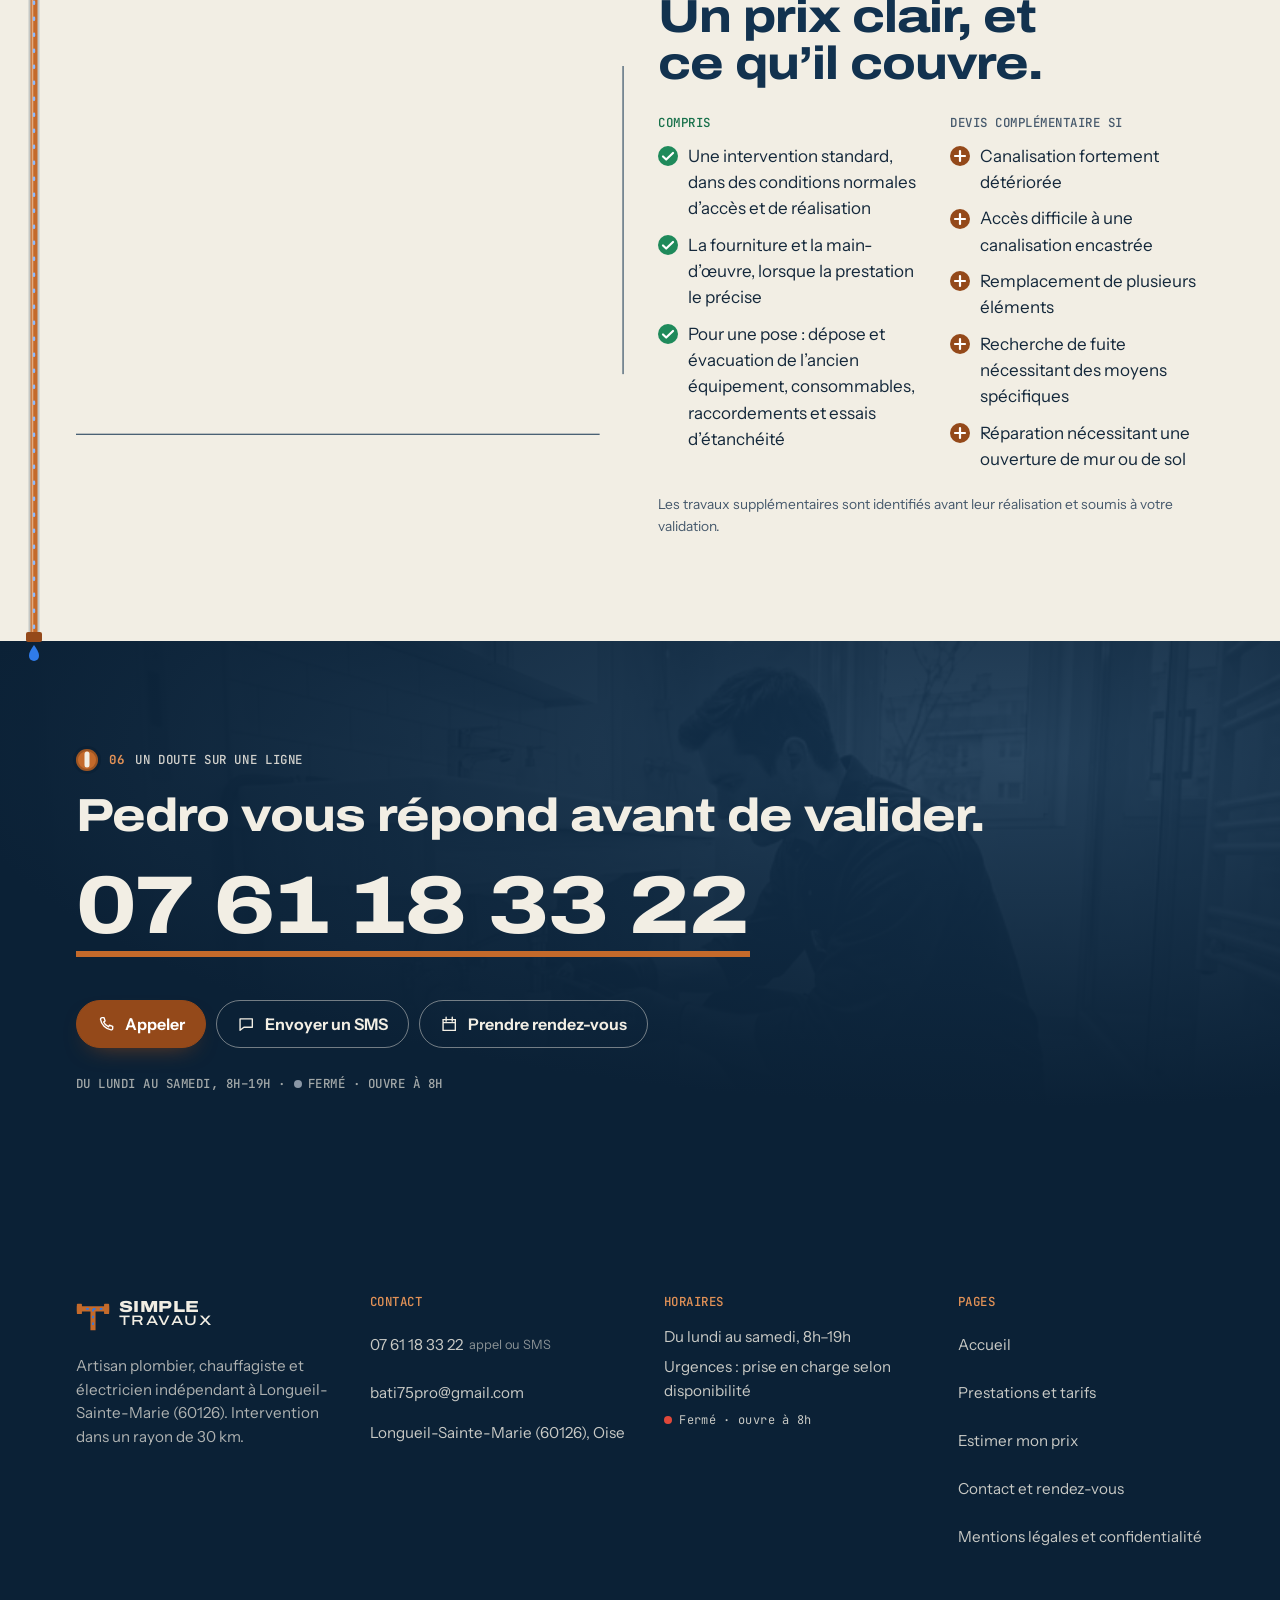
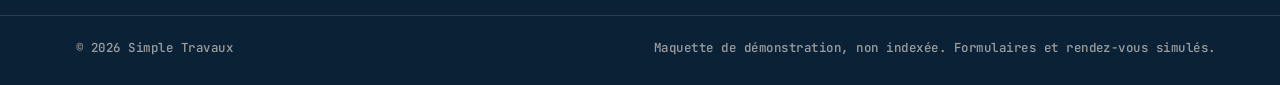
<file: estimation.html>
<!doctype html>
<html lang="fr" class="no-js">
<head>
<meta charset="utf-8">
<meta name="viewport" content="width=device-width, initial-scale=1, viewport-fit=cover">
<title>Estimer mon prix : plomberie, chauffage, électricité | Simple Travaux (60)</title>
<meta name="description" content="Choisissez la pièce, cochez l’intervention : le total TTC s’affiche. WC, lavabo, douche, baignoire, cuisine, chauffe-eau, radiateurs, électricité, salle de bain PMR.">
<meta name="robots" content="noindex, nofollow">
<meta name="theme-color" content="#F2EEE4">
<meta property="og:type" content="website">
<meta property="og:locale" content="fr_FR">
<meta property="og:site_name" content="Simple Travaux">
<meta property="og:title" content="Estimer mon prix : plomberie, chauffage, électricité | Simple Travaux (60)">
<meta property="og:description" content="Choisissez la pièce, cochez l’intervention : le total TTC s’affiche. WC, lavabo, douche, baignoire, cuisine, chauffe-eau, radiateurs, électricité, salle de bain PMR.">
<meta property="og:url" content="https://simple-travaux-maquette.vercel.app/estimation">
<meta property="og:image" content="https://simple-travaux-maquette.vercel.app/og/og-estimation.jpg">
<meta property="og:image:width" content="1200">
<meta property="og:image:height" content="630">
<meta property="og:image:alt" content="Estimer mon prix : plomberie, chauffage, électricité | Simple Travaux (60)">
<meta name="twitter:card" content="summary_large_image">
<meta name="twitter:title" content="Estimer mon prix : plomberie, chauffage, électricité | Simple Travaux (60)">
<meta name="twitter:description" content="Choisissez la pièce, cochez l’intervention : le total TTC s’affiche. WC, lavabo, douche, baignoire, cuisine, chauffe-eau, radiateurs, électricité, salle de bain PMR.">
<meta name="twitter:image" content="https://simple-travaux-maquette.vercel.app/og/og-estimation.jpg">
<link rel="icon" href="favicon.svg" type="image/svg+xml">
<script>
(function(d){var h=d.documentElement;h.classList.remove('no-js');h.classList.add('js','charge');
var c=null;try{c=localStorage.getItem('st-calme')}catch(e){}
var r=window.matchMedia&&matchMedia('(prefers-reduced-motion: reduce)').matches;
if(c==='1'||(c===null&&r))h.classList.add('calme');
try{if(sessionStorage.getItem('st-calme-retour')&&'scrollRestoration' in history)history.scrollRestoration='manual';if(sessionStorage.getItem('st-vu'))h.classList.add('deja-vu');if(sessionStorage.getItem('st-transition')&&!h.classList.contains('calme'))h.classList.add('entree')}catch(e){}
setTimeout(function(){h.classList.remove('charge')},2500);})(document);
</script>
<link rel="preload" href="assets/fonts/archivo-latin.woff2" as="font" type="font/woff2" crossorigin>
<link rel="preload" href="assets/fonts/instrument-sans-latin.woff2" as="font" type="font/woff2" crossorigin>
<link rel="preload" href="assets/fonts/jetbrains-mono-latin.woff2" as="font" type="font/woff2" crossorigin>
<link rel="stylesheet" href="assets/css/style.css?v=3">
<link rel="modulepreload" href="assets/js/main.js?v=3">
</head>
<body data-page="estimation">
<div class="ouverture" data-ouverture aria-hidden="true">
  <div class="ouverture__feuille ouverture__feuille--haut"></div>
  <div class="ouverture__feuille ouverture__feuille--bas"></div>
  <div class="ouverture__centre">
    <svg class="ouverture__tuyau" viewBox="0 0 1000 120" preserveAspectRatio="none">
      <path class="ouverture__cuivre" d="M0 96 H180 Q200 96 200 76 V44 Q200 24 220 24 H780 Q800 24 800 44 V76 Q800 96 820 96 H1000"/>
      <path class="ouverture__eau" d="M0 96 H180 Q200 96 200 76 V44 Q200 24 220 24 H780 Q800 24 800 44 V76 Q800 96 820 96 H1000"/>
    </svg>
    <p class="ouverture__mot"><span class="ouverture__l1">SIMPLE</span><span class="ouverture__l2">TRAVAUX</span></p>
    <p class="ouverture__sous mono">Plomberie · Chauffage · Électricité — Oise (60)</p>
  </div>
</div>
<a class="evitement" href="#contenu">Aller au contenu</a>
<header class="entete" data-entete>
  <div class="entete__in">
    <a class="marque" href="index.html" aria-label="Simple Travaux, accueil">
  <svg class="marque__picto" viewBox="0 0 40 40" aria-hidden="true"><path d="M4 14h32M20 14v22" fill="none" stroke="currentColor" stroke-width="6" stroke-linecap="square"/><path d="M4 14h32M20 14v22" fill="none" stroke="var(--eau-froide)" stroke-width="2" stroke-dasharray="3 5" class="marque__eau"/><rect x="1" y="8" width="6" height="12" rx="1" fill="currentColor"/><rect x="33" y="8" width="6" height="12" rx="1" fill="currentColor"/></svg>
  <span class="marque__mot"><b>SIMPLE</b><span>TRAVAUX</span></span>
</a>
    <nav class="nav" aria-label="Navigation principale">
      <a class="nav__lien" href="index.html"><span>Accueil</span></a>
      <a class="nav__lien" href="prestations.html"><span>Prestations</span></a>
      <a class="nav__lien" href="estimation.html" aria-current="page"><span>Estimer mon prix</span></a>
      <a class="nav__lien" href="contact.html"><span>Contact</span></a>
    </nav>
    <div class="entete__actions">
      <span class="voyant" data-voyant><i></i><span data-voyant-texte>Lun–sam 8h–19h</span></span>
      <a class="btn btn--tel" href="tel:+33761183322" data-magnet><svg class="ico" viewBox="0 0 24 24" aria-hidden="true"><path d="M6.6 3.5h2.6l1.4 4.2-1.9 1.4a12 12 0 0 0 6.2 6.2l1.4-1.9 4.2 1.4v2.6a2 2 0 0 1-2.2 2A16.5 16.5 0 0 1 4.6 5.7a2 2 0 0 1 2-2.2Z" fill="none" stroke="currentColor" stroke-width="1.8" stroke-linejoin="round"/></svg><span>07 61 18 33 22</span></a>
      <button class="calme-btn" type="button" data-calme aria-pressed="false" title="Réduire les animations"><span class="calme-btn__ico" aria-hidden="true"></span><span class="calme-btn__long">Mode calme</span><span class="calme-btn__court">Calme</span></button>
      <button class="menu-btn" type="button" data-menu aria-expanded="false" aria-controls="menu"><span class="visuellement-cache">Menu</span><i></i><i></i></button>
    </div>
  </div>
</header>
<div class="menu" id="menu" data-menu-panneau hidden>
  <nav aria-label="Menu mobile">
    <a href="index.html"><span class="mono">01</span>Accueil</a>
    <a href="prestations.html"><span class="mono">02</span>Prestations</a>
    <a href="estimation.html" aria-current="page"><span class="mono">03</span>Estimer mon prix</a>
    <a href="contact.html"><span class="mono">04</span>Contact</a>
  </nav>
  <a class="menu__tel" href="tel:+33761183322"><svg class="ico" viewBox="0 0 24 24" aria-hidden="true"><path d="M6.6 3.5h2.6l1.4 4.2-1.9 1.4a12 12 0 0 0 6.2 6.2l1.4-1.9 4.2 1.4v2.6a2 2 0 0 1-2.2 2A16.5 16.5 0 0 1 4.6 5.7a2 2 0 0 1 2-2.2Z" fill="none" stroke="currentColor" stroke-width="1.8" stroke-linejoin="round"/></svg>07 61 18 33 22</a>
  <p class="mono menu__horaires">Du lundi au samedi, 8h–19h</p>
</div>
<main id="contenu">

<section class="estim-hero" data-section>
  <div class="wrap estim-hero__grille">
    <div class="estim-hero__texte">
      <p class="eyebrow" data-raccord><span class="vanne" aria-hidden="true"><i></i></span><span class="mono">01</span><span>Estimateur · tarifs TTC</span></p>
      <h1 class="titre-xl" data-split>Votre prix en <em>trois gestes.</em></h1>
      <p class="lead" data-apparait>Choisissez la pièce, cochez l’intervention, le total s’affiche. Ce sont les tarifs publiés par Pedro pour une intervention standard.</p>
      <ol class="gestes mono" data-apparait><li><span>1</span>La pièce</li><li><span>2</span>Les prestations</li><li><span>3</span>La demande</li></ol>
    </div>
    <figure class="estim-hero__visuel" data-cotes>
      <img class="" src="assets/img/wc-suspendu-salle-800.webp" srcset="assets/img/wc-suspendu-salle-480.webp 480w, assets/img/wc-suspendu-salle-800.webp 800w, assets/img/wc-suspendu-salle-883.webp 883w" sizes="(max-width: 900px) 100vw, 45vw" width="800" height="448" alt="Petite salle de bain claire avec WC suspendu et meuble vasque" fetchpriority="high" decoding="async" >
      <svg class="cotes" viewBox="0 0 100 100" preserveAspectRatio="none" aria-hidden="true"><path class="cote" d="M0 -4 H100"/><path class="cote" d="M-3 0 V100"/></svg>
      <div class="estim-hero__compteur"><div class="compteur compteur--hero" data-compteur data-valeur="0">
  <span class="visuellement-cache" aria-live="polite" data-compteur-texte>0 €</span>
  <span class="compteur__cadran" aria-hidden="true" data-compteur-cadran></span>
  <span class="compteur__unite" aria-hidden="true">€ TTC</span>
</div><span class="mono">Votre total en direct</span></div>
    </figure>
  </div>
</section>

<section class="estim" id="estimateur" data-section data-estimateur>
  <div class="wrap estim__grille">
    <div class="estim__principal">
      <div class="estim__etape" id="etape-piece">
        <p class="eyebrow" data-raccord><span class="vanne" aria-hidden="true"><i></i></span><span class="mono">02</span><span>Étape 1 · la pièce</span></p>
        <h2 class="titre-m">Quelle pièce est concernée&nbsp;?</h2>
        <div class="tuiles" role="group" aria-label="Pièces">
        <button type="button" class="tuile" data-piece-btn="wc" aria-pressed="false" data-tilt>
          <span class="tuile__img"><img class="" src="assets/img/wc-classique-800.webp" srcset="assets/img/wc-classique-480.webp 480w, assets/img/wc-classique-800.webp 800w, assets/img/wc-classique-1217.webp 1217w" sizes="(max-width: 700px) 40vw, 14vw" width="800" height="558" alt="" loading="lazy" decoding="async" ></span>
          <span class="tuile__num mono">01</span>
          <span class="tuile__nom">WC &amp; toilettes</span>
          <span class="tuile__prix mono">dès 120 €</span>
          <span class="tuile__compte mono" data-tuile-compte></span>
        </button>
        <button type="button" class="tuile" data-piece-btn="lavabo" aria-pressed="false" data-tilt>
          <span class="tuile__img"><img class="" src="assets/img/lavabo-meuble-800.webp" srcset="assets/img/lavabo-meuble-480.webp 480w, assets/img/lavabo-meuble-800.webp 800w, assets/img/lavabo-meuble-1215.webp 1215w" sizes="(max-width: 700px) 40vw, 14vw" width="800" height="562" alt="" loading="lazy" decoding="async" ></span>
          <span class="tuile__num mono">02</span>
          <span class="tuile__nom">Lavabo &amp; vasque</span>
          <span class="tuile__prix mono">dès 120 €</span>
          <span class="tuile__compte mono" data-tuile-compte></span>
        </button>
        <button type="button" class="tuile" data-piece-btn="douche" aria-pressed="false" data-tilt>
          <span class="tuile__img"><img class="" src="assets/img/douche-cabine-800.webp" srcset="assets/img/douche-cabine-480.webp 480w, assets/img/douche-cabine-800.webp 800w, assets/img/douche-cabine-1211.webp 1211w" sizes="(max-width: 700px) 40vw, 14vw" width="800" height="562" alt="" loading="lazy" decoding="async" ></span>
          <span class="tuile__num mono">03</span>
          <span class="tuile__nom">Douche</span>
          <span class="tuile__prix mono">dès 120 €</span>
          <span class="tuile__compte mono" data-tuile-compte></span>
        </button>
        <button type="button" class="tuile" data-piece-btn="baignoire" aria-pressed="false" data-tilt>
          <span class="tuile__img"><img class="" src="assets/img/baignoire-800.webp" srcset="assets/img/baignoire-480.webp 480w, assets/img/baignoire-800.webp 800w, assets/img/baignoire-1213.webp 1213w" sizes="(max-width: 700px) 40vw, 14vw" width="800" height="563" alt="" loading="lazy" decoding="async" ></span>
          <span class="tuile__num mono">04</span>
          <span class="tuile__nom">Baignoire</span>
          <span class="tuile__prix mono">dès 120 €</span>
          <span class="tuile__compte mono" data-tuile-compte></span>
        </button>
        <button type="button" class="tuile" data-piece-btn="cuisine" aria-pressed="false" data-tilt>
          <span class="tuile__img"><img class="" src="assets/img/evier-cuisine-800.webp" srcset="assets/img/evier-cuisine-480.webp 480w, assets/img/evier-cuisine-800.webp 800w, assets/img/evier-cuisine-1217.webp 1217w" sizes="(max-width: 700px) 40vw, 14vw" width="800" height="562" alt="" loading="lazy" decoding="async" ></span>
          <span class="tuile__num mono">05</span>
          <span class="tuile__nom">Cuisine &amp; évier</span>
          <span class="tuile__prix mono">dès 120 €</span>
          <span class="tuile__compte mono" data-tuile-compte></span>
        </button>
        <button type="button" class="tuile" data-piece-btn="chauffe-eau" aria-pressed="false" data-tilt>
          <span class="tuile__img"><img class="" src="assets/img/chauffe-eau-800.webp" srcset="assets/img/chauffe-eau-480.webp 480w, assets/img/chauffe-eau-800.webp 800w, assets/img/chauffe-eau-1215.webp 1215w" sizes="(max-width: 700px) 40vw, 14vw" width="800" height="563" alt="" loading="lazy" decoding="async" ></span>
          <span class="tuile__num mono">06</span>
          <span class="tuile__nom">Chauffe-eau</span>
          <span class="tuile__prix mono">dès 120 €</span>
          <span class="tuile__compte mono" data-tuile-compte></span>
        </button>
        <button type="button" class="tuile" data-piece-btn="radiateurs" aria-pressed="false" data-tilt>
          <span class="tuile__img"><img class="" src="assets/img/piece-radiateur-800.webp" srcset="assets/img/piece-radiateur-480.webp 480w, assets/img/piece-radiateur-800.webp 800w, assets/img/piece-radiateur-1168.webp 1168w" sizes="(max-width: 700px) 40vw, 14vw" width="800" height="537" alt="" loading="lazy" decoding="async" ></span>
          <span class="tuile__num mono">07</span>
          <span class="tuile__nom">Radiateurs &amp; chauffage</span>
          <span class="tuile__prix mono">dès 120 €</span>
          <span class="tuile__compte mono" data-tuile-compte></span>
        </button>
        <button type="button" class="tuile" data-piece-btn="electricite" aria-pressed="false" data-tilt>
          <span class="tuile__img"><img class="" src="assets/img/piece-electricite-800.webp" srcset="assets/img/piece-electricite-480.webp 480w, assets/img/piece-electricite-800.webp 800w, assets/img/piece-electricite-1168.webp 1168w" sizes="(max-width: 700px) 40vw, 14vw" width="800" height="537" alt="" loading="lazy" decoding="async" ></span>
          <span class="tuile__num mono">08</span>
          <span class="tuile__nom">Électricité</span>
          <span class="tuile__prix mono">dès 70 €</span>
          <span class="tuile__compte mono" data-tuile-compte></span>
        </button>
        <button type="button" class="tuile" data-piece-btn="depannage" aria-pressed="false" data-tilt>
          <span class="tuile__img"><img class="" src="assets/img/depannage-fuite-seau-800.webp" srcset="assets/img/depannage-fuite-seau-480.webp 480w, assets/img/depannage-fuite-seau-800.webp 800w, assets/img/depannage-fuite-seau-1217.webp 1217w" sizes="(max-width: 700px) 40vw, 14vw" width="800" height="559" alt="" loading="lazy" decoding="async" ></span>
          <span class="tuile__num mono">09</span>
          <span class="tuile__nom">Dépannage général</span>
          <span class="tuile__prix mono">dès 120 €</span>
          <span class="tuile__compte mono" data-tuile-compte></span>
        </button>
        <button type="button" class="tuile" data-piece-btn="pmr" aria-pressed="false" data-tilt>
          <span class="tuile__img"><img class="" src="assets/img/pmr-800.webp" srcset="assets/img/pmr-480.webp 480w, assets/img/pmr-800.webp 800w, assets/img/pmr-1168.webp 1168w" sizes="(max-width: 700px) 40vw, 14vw" width="800" height="537" alt="" loading="lazy" decoding="async" ></span>
          <span class="tuile__num mono">10</span>
          <span class="tuile__nom">Salle de bain PMR</span>
          <span class="tuile__prix mono">dès 250 €</span>
          <span class="tuile__compte mono" data-tuile-compte></span>
        </button>
        </div>
      </div>
      <div class="estim__etape" id="etape-presta">
        <p class="eyebrow" data-raccord><span class="vanne" aria-hidden="true"><i></i></span><span class="mono">03</span><span>Étape 2 · les prestations</span></p>
        <h2 class="titre-m" data-presta-titre>Cochez les interventions</h2>
        <p class="estim__vide" data-presta-vide>Choisissez d’abord une pièce ci-dessus.</p>
        <div class="presta" data-presta="wc" hidden>
          <div class="presta__tete">
            <h3 class="presta__titre">WC &amp; toilettes</h3>
            <p>Pose, remplacement ou réparation de WC posés ou suspendus.</p>
          </div>
          <fieldset class="groupe">
            <legend class="mono">Dépanner</legend>
            <label class="ligne">
              <input type="checkbox" value="wc-debouchage" data-presta-input>
              <span class="ligne__vanne" aria-hidden="true"><i></i></span>
              
              <span class="ligne__texte"><span class="ligne__nom">Débouchage simple</span><span class="ligne__desc">Intervention pour déboucher la cuvette des WC et rétablir un écoulement normal.</span></span>
              <span class="ligne__prix mono">120 €</span>
            </label>
            <label class="ligne">
              <input type="checkbox" value="wc-chasse" data-presta-input>
              <span class="ligne__vanne" aria-hidden="true"><i></i></span>
              
              <span class="ligne__texte"><span class="ligne__nom">Remplacement d’une chasse d’eau</span><span class="ligne__desc">Dépose de l’ancien mécanisme et pose d’un système de chasse d’eau neuf.</span></span>
              <span class="ligne__prix mono">180 €</span>
            </label>
            <label class="ligne">
              <input type="checkbox" value="wc-fuite-reservoir" data-presta-input>
              <span class="ligne__vanne" aria-hidden="true"><i></i></span>
              
              <span class="ligne__texte"><span class="ligne__nom">Fuite sur réservoir</span><span class="ligne__desc">Recherche, réparation de fuite ou remplacement des joints du réservoir.</span></span>
              <span class="ligne__prix mono">120 €</span>
            </label>
            <label class="ligne">
              <input type="checkbox" value="wc-fuite-arrivee" data-presta-input>
              <span class="ligne__vanne" aria-hidden="true"><i></i></span>
              
              <span class="ligne__texte"><span class="ligne__nom">Fuite sur arrivée d’eau</span><span class="ligne__desc">Réparation du robinet d’arrêt ou du flexible d’alimentation d’eau.</span></span>
              <span class="ligne__prix mono">130 €</span>
            </label>
            <label class="ligne">
              <input type="checkbox" value="wc-fuite-evac" data-presta-input>
              <span class="ligne__vanne" aria-hidden="true"><i></i></span>
              
              <span class="ligne__texte"><span class="ligne__nom">Fuite sur évacuation</span><span class="ligne__desc">Réparation ou remplacement de la pipe d’évacuation.</span></span>
              <span class="ligne__prix mono">180 €</span>
            </label>
            <label class="ligne">
              <input type="checkbox" value="wc-broyeur" data-presta-input>
              <span class="ligne__vanne" aria-hidden="true"><i></i></span>
              
              <span class="ligne__texte"><span class="ligne__nom">Panne sur broyeur ou pompe de relevage</span><span class="ligne__desc">Diagnostic et dépannage sur le mécanisme du sanibroyeur ou de la pompe.</span></span>
              <span class="ligne__prix mono">150 €</span>
            </label>
          </fieldset>
          <fieldset class="groupe">
            <legend class="mono">Remplacer</legend>
            <label class="ligne ligne--img">
              <input type="checkbox" value="wc-standard" data-presta-input>
              <span class="ligne__vanne" aria-hidden="true"><i></i></span>
              <span class="ligne__img"><img class="" src="assets/img/equip-wc-standard-800.webp" srcset="assets/img/equip-wc-standard-480.webp 480w, assets/img/equip-wc-standard-800.webp 800w, assets/img/equip-wc-standard-1024.webp 1024w" sizes="72px" width="800" height="803" alt="" loading="lazy" decoding="async" ></span>
              <span class="ligne__texte"><span class="ligne__nom">WC standard</span><span class="ligne__desc">Dépose de l’ancien WC et pose d’une cuvette au sol standard neuve.</span></span>
              <span class="ligne__prix mono">450 €</span>
            </label>
            <label class="ligne">
              <input type="checkbox" value="wc-pmr" data-presta-input>
              <span class="ligne__vanne" aria-hidden="true"><i></i></span>
              
              <span class="ligne__texte"><span class="ligne__nom">WC PMR</span><span class="ligne__desc">Installation d’une cuvette réhaussée, adaptée aux personnes à mobilité réduite.</span></span>
              <span class="ligne__prix mono">750 €</span>
            </label>
            <label class="ligne ligne--img">
              <input type="checkbox" value="wc-suspendu" data-presta-input>
              <span class="ligne__vanne" aria-hidden="true"><i></i></span>
              <span class="ligne__img"><img class="" src="assets/img/equip-wc-suspendu-800.webp" srcset="assets/img/equip-wc-suspendu-480.webp 480w, assets/img/equip-wc-suspendu-800.webp 800w, assets/img/equip-wc-suspendu-1024.webp 1024w" sizes="72px" width="800" height="806" alt="" loading="lazy" decoding="async" ></span>
              <span class="ligne__texte"><span class="ligne__nom">WC suspendu</span><span class="ligne__desc">Pose d’un bâti-support encastré et installation d’une cuvette suspendue neuve.</span></span>
              <span class="ligne__prix mono">1 000 €</span>
            </label>
          </fieldset>
        </div>
        <div class="presta" data-presta="lavabo" hidden>
          <div class="presta__tete">
            <h3 class="presta__titre">Lavabo &amp; vasque</h3>
            <p>Remplacement de robinetterie, installation de meuble vasque.</p>
          </div>
          <fieldset class="groupe">
            <legend class="mono">Dépanner</legend>
            <label class="ligne">
              <input type="checkbox" value="lav-debouchage" data-presta-input>
              <span class="ligne__vanne" aria-hidden="true"><i></i></span>
              
              <span class="ligne__texte"><span class="ligne__nom">Débouchage lavabo / évacuation</span><span class="ligne__desc">Déboucher un lavabo ou une évacuation.</span></span>
              <span class="ligne__prix mono">120 €</span>
            </label>
            <label class="ligne">
              <input type="checkbox" value="lav-robinet" data-presta-input>
              <span class="ligne__vanne" aria-hidden="true"><i></i></span>
              
              <span class="ligne__texte"><span class="ligne__nom">Remplacement du robinet</span><span class="ligne__desc">Remplacer un robinet ou un mitigeur.</span></span>
              <span class="ligne__prix mono">180 €</span>
            </label>
            <label class="ligne">
              <input type="checkbox" value="lav-siphon" data-presta-input>
              <span class="ligne__vanne" aria-hidden="true"><i></i></span>
              
              <span class="ligne__texte"><span class="ligne__nom">Remplacement du siphon</span><span class="ligne__desc">Remplacer le siphon du lavabo.</span></span>
              <span class="ligne__prix mono">120 €</span>
            </label>
            <label class="ligne">
              <input type="checkbox" value="lav-fuite-alim" data-presta-input>
              <span class="ligne__vanne" aria-hidden="true"><i></i></span>
              
              <span class="ligne__texte"><span class="ligne__nom">Fuite sur alimentation en eau</span><span class="ligne__desc">Rechercher et réparer une fuite sur l’alimentation en eau.</span></span>
              <span class="ligne__prix mono">150 €</span>
            </label>
            <label class="ligne">
              <input type="checkbox" value="lav-fuite-evac" data-presta-input>
              <span class="ligne__vanne" aria-hidden="true"><i></i></span>
              
              <span class="ligne__texte"><span class="ligne__nom">Fuite sur évacuation d’eau</span><span class="ligne__desc">Réparer une fuite sur l’évacuation.</span></span>
              <span class="ligne__prix mono">150 €</span>
            </label>
            <label class="ligne">
              <input type="checkbox" value="lav-fixation" data-presta-input>
              <span class="ligne__vanne" aria-hidden="true"><i></i></span>
              
              <span class="ligne__texte"><span class="ligne__nom">Fixation du lavabo</span><span class="ligne__desc">Refixer un lavabo.</span></span>
              <span class="ligne__prix mono">150 €</span>
            </label>
          </fieldset>
          <fieldset class="groupe">
            <legend class="mono">Remplacer</legend>
            <label class="ligne ligne--img">
              <input type="checkbox" value="lav-colonne" data-presta-input>
              <span class="ligne__vanne" aria-hidden="true"><i></i></span>
              <span class="ligne__img"><img class="" src="assets/img/equip-lavabo-colonne-800.webp" srcset="assets/img/equip-lavabo-colonne-480.webp 480w, assets/img/equip-lavabo-colonne-800.webp 800w, assets/img/equip-lavabo-colonne-1033.webp 1033w" sizes="72px" width="800" height="793" alt="" loading="lazy" decoding="async" ></span>
              <span class="ligne__texte"><span class="ligne__nom">Lavabo + colonne</span><span class="ligne__desc">Installation d’un lavabo avec colonne et raccordements standards.</span></span>
              <span class="ligne__prix mono">450 €</span>
            </label>
            <label class="ligne ligne--img">
              <input type="checkbox" value="lav-meuble" data-presta-input>
              <span class="ligne__vanne" aria-hidden="true"><i></i></span>
              <span class="ligne__img"><img class="" src="assets/img/equip-meuble-vasque-800.webp" srcset="assets/img/equip-meuble-vasque-480.webp 480w, assets/img/equip-meuble-vasque-800.webp 800w, assets/img/equip-meuble-vasque-1024.webp 1024w" sizes="72px" width="800" height="810" alt="" loading="lazy" decoding="async" ></span>
              <span class="ligne__texte"><span class="ligne__nom">Meuble vasque</span><span class="ligne__desc">Fourniture et pose d’un meuble vasque avec raccordements standards.</span></span>
              <span class="ligne__prix mono">650 €</span>
            </label>
            <label class="ligne">
              <input type="checkbox" value="lav-tuyauterie" data-presta-input>
              <span class="ligne__vanne" aria-hidden="true"><i></i></span>
              
              <span class="ligne__texte"><span class="ligne__nom">Modification de tuyauterie</span><span class="ligne__desc">Modification standard des réseaux eau chaude, eau froide et évacuation.</span></span>
              <span class="ligne__prix mono">250 €</span>
            </label>
          </fieldset>
        </div>
        <div class="presta" data-presta="douche" hidden>
          <div class="presta__tete">
            <h3 class="presta__titre">Douche</h3>
            <p>Pose de cabine, receveur ou colonne de douche.</p>
          </div>
          <fieldset class="groupe">
            <legend class="mono">Dépanner</legend>
            <label class="ligne">
              <input type="checkbox" value="dou-debouchage" data-presta-input>
              <span class="ligne__vanne" aria-hidden="true"><i></i></span>
              
              <span class="ligne__texte"><span class="ligne__nom">Débouchage douche</span><span class="ligne__desc">Intervention pour déboucher la bonde et l’évacuation de la douche.</span></span>
              <span class="ligne__prix mono">120 €</span>
            </label>
            <label class="ligne">
              <input type="checkbox" value="dou-mitigeur" data-presta-input>
              <span class="ligne__vanne" aria-hidden="true"><i></i></span>
              
              <span class="ligne__texte"><span class="ligne__nom">Remplacement du mitigeur</span><span class="ligne__desc">Dépose du mélangeur ou mitigeur actuel et pose d’un robinet neuf.</span></span>
              <span class="ligne__prix mono">250 €</span>
            </label>
            <label class="ligne">
              <input type="checkbox" value="dou-vidage" data-presta-input>
              <span class="ligne__vanne" aria-hidden="true"><i></i></span>
              
              <span class="ligne__texte"><span class="ligne__nom">Remplacement du système de vidage</span><span class="ligne__desc">Changement de la bonde de douche et des raccords sous receveur.</span></span>
              <span class="ligne__prix mono">180 €</span>
            </label>
            <label class="ligne">
              <input type="checkbox" value="dou-fuite-alim" data-presta-input>
              <span class="ligne__vanne" aria-hidden="true"><i></i></span>
              
              <span class="ligne__texte"><span class="ligne__nom">Fuite sur alimentation en eau</span><span class="ligne__desc">Réparation de la fuite sur les canalisations d’arrivée d’eau chaude ou froide.</span></span>
              <span class="ligne__prix mono">180 €</span>
            </label>
            <label class="ligne">
              <input type="checkbox" value="dou-fuite-evac" data-presta-input>
              <span class="ligne__vanne" aria-hidden="true"><i></i></span>
              
              <span class="ligne__texte"><span class="ligne__nom">Fuite sur évacuation d’eau</span><span class="ligne__desc">Intervention et réparation sur le conduit d’évacuation de la douche.</span></span>
              <span class="ligne__prix mono">155 €</span>
            </label>
            <label class="ligne">
              <input type="checkbox" value="dou-joints" data-presta-input>
              <span class="ligne__vanne" aria-hidden="true"><i></i></span>
              
              <span class="ligne__texte"><span class="ligne__nom">Réfection des joints silicone</span><span class="ligne__desc">Dépose de l’ancien joint dégradé et pose d’un joint silicone d’étanchéité neuf.</span></span>
              <span class="ligne__prix mono">150 €</span>
            </label>
          </fieldset>
          <fieldset class="groupe">
            <legend class="mono">Remplacer</legend>
            <label class="ligne ligne--img">
              <input type="checkbox" value="dou-bac-80" data-presta-input>
              <span class="ligne__vanne" aria-hidden="true"><i></i></span>
              <span class="ligne__img"><img class="" src="assets/img/equip-douche-paroi-800.webp" srcset="assets/img/equip-douche-paroi-480.webp 480w, assets/img/equip-douche-paroi-800.webp 800w, assets/img/equip-douche-paroi-1024.webp 1024w" sizes="72px" width="800" height="813" alt="" loading="lazy" decoding="async" ></span>
              <span class="ligne__texte"><span class="ligne__nom">Receveur 80 × 80 cm</span><span class="ligne__desc">Fourniture et pose d’un receveur de douche carré 80 × 80 cm.</span></span>
              <span class="ligne__prix mono">650 €</span>
            </label>
            <label class="ligne">
              <input type="checkbox" value="dou-bac-90" data-presta-input>
              <span class="ligne__vanne" aria-hidden="true"><i></i></span>
              
              <span class="ligne__texte"><span class="ligne__nom">Receveur 90 × 90 cm</span><span class="ligne__desc">Fourniture et pose d’un receveur de douche carré 90 × 90 cm.</span></span>
              <span class="ligne__prix mono">750 €</span>
            </label>
            <label class="ligne">
              <input type="checkbox" value="dou-bac-80-120" data-presta-input>
              <span class="ligne__vanne" aria-hidden="true"><i></i></span>
              
              <span class="ligne__texte"><span class="ligne__nom">Receveur 80 × 120 cm</span><span class="ligne__desc">Fourniture et pose d’un receveur de douche rectangulaire 80 × 120 cm.</span></span>
              <span class="ligne__prix mono">850 €</span>
            </label>
            <label class="ligne ligne--img">
              <input type="checkbox" value="dou-paroi-80" data-presta-input>
              <span class="ligne__vanne" aria-hidden="true"><i></i></span>
              <span class="ligne__img"><img class="" src="assets/img/equip-cabine-douche-800.webp" srcset="assets/img/equip-cabine-douche-480.webp 480w, assets/img/equip-cabine-douche-800.webp 800w, assets/img/equip-cabine-douche-1024.webp 1024w" sizes="72px" width="800" height="800" alt="" loading="lazy" decoding="async" ></span>
              <span class="ligne__texte"><span class="ligne__nom">Paroi de douche 80 × 80 cm</span><span class="ligne__desc">Pose d’une paroi de protection ou vitrage de douche 80 × 80 cm.</span></span>
              <span class="ligne__prix mono">600 €</span>
            </label>
            <label class="ligne">
              <input type="checkbox" value="dou-paroi-90" data-presta-input>
              <span class="ligne__vanne" aria-hidden="true"><i></i></span>
              
              <span class="ligne__texte"><span class="ligne__nom">Paroi de douche 90 × 90 cm</span><span class="ligne__desc">Pose d’une paroi de protection ou vitrage de douche 90 × 90 cm.</span></span>
              <span class="ligne__prix mono">650 €</span>
            </label>
            <label class="ligne">
              <input type="checkbox" value="dou-paroi-120" data-presta-input>
              <span class="ligne__vanne" aria-hidden="true"><i></i></span>
              
              <span class="ligne__texte"><span class="ligne__nom">Paroi de douche 120 cm</span><span class="ligne__desc">Pose d’une paroi vitrée de douche fixe ou coulissante de 120 cm.</span></span>
              <span class="ligne__prix mono">700 €</span>
            </label>
          </fieldset>
          <fieldset class="groupe">
            <legend class="mono">Transformer</legend>
            <label class="ligne">
              <input type="checkbox" value="dou-colonne" data-presta-input>
              <span class="ligne__vanne" aria-hidden="true"><i></i></span>
              
              <span class="ligne__texte"><span class="ligne__nom">Colonne de douche (ou barre et douchette)</span><span class="ligne__desc">Dépose de l’ancien équipement et pose d’une colonne de douche neuve.</span></span>
              <span class="ligne__prix mono">300 €</span>
            </label>
            <label class="ligne ligne--img">
              <input type="checkbox" value="dou-italienne" data-presta-input>
              <span class="ligne__vanne" aria-hidden="true"><i></i></span>
              <span class="ligne__img"><img class="" src="assets/img/equip-douche-italienne-800.webp" srcset="assets/img/equip-douche-italienne-480.webp 480w, assets/img/equip-douche-italienne-800.webp 800w, assets/img/equip-douche-italienne-1024.webp 1024w" sizes="72px" width="800" height="813" alt="" loading="lazy" decoding="async" ></span>
              <span class="ligne__texte"><span class="ligne__nom">Douche à l’italienne (receveur à carreler)</span><span class="ligne__desc">Rénovation complète ou création d’une douche à l’italienne de plain-pied.</span></span>
              <span class="ligne__prix mono">4 500 €</span>
            </label>
          </fieldset>
        </div>
        <div class="presta" data-presta="baignoire" hidden>
          <div class="presta__tete">
            <h3 class="presta__titre">Baignoire</h3>
            <p>Installation, changement ou rénovation de baignoire.</p>
          </div>
          <fieldset class="groupe">
            <legend class="mono">Dépanner</legend>
            <label class="ligne">
              <input type="checkbox" value="bai-debouchage" data-presta-input>
              <span class="ligne__vanne" aria-hidden="true"><i></i></span>
              
              <span class="ligne__texte"><span class="ligne__nom">Débouchage baignoire / évacuation</span><span class="ligne__desc">Intervention pour déboucher l’évacuation et rétablir l’écoulement.</span></span>
              <span class="ligne__prix mono">140 €</span>
            </label>
            <label class="ligne">
              <input type="checkbox" value="bai-robinet" data-presta-input>
              <span class="ligne__vanne" aria-hidden="true"><i></i></span>
              
              <span class="ligne__texte"><span class="ligne__nom">Remplacement du robinet (ou mitigeur)</span><span class="ligne__desc">Dépose de l’ancien robinet et pose d’un nouveau mitigeur de baignoire.</span></span>
              <span class="ligne__prix mono">200 €</span>
            </label>
            <label class="ligne">
              <input type="checkbox" value="bai-vidange" data-presta-input>
              <span class="ligne__vanne" aria-hidden="true"><i></i></span>
              
              <span class="ligne__texte"><span class="ligne__nom">Remplacement du système de vidange</span><span class="ligne__desc">Changement de la bonde, du siphon et du mécanisme de vidange.</span></span>
              <span class="ligne__prix mono">180 €</span>
            </label>
            <label class="ligne">
              <input type="checkbox" value="bai-fuite-alim" data-presta-input>
              <span class="ligne__vanne" aria-hidden="true"><i></i></span>
              
              <span class="ligne__texte"><span class="ligne__nom">Fuite sur alimentation en eau</span><span class="ligne__desc">Recherche et réparation de fuite sur les arrivées d’eau chaude ou froide.</span></span>
              <span class="ligne__prix mono">150 €</span>
            </label>
            <label class="ligne">
              <input type="checkbox" value="bai-fuite-evac" data-presta-input>
              <span class="ligne__vanne" aria-hidden="true"><i></i></span>
              
              <span class="ligne__texte"><span class="ligne__nom">Fuite sur évacuation d’eau</span><span class="ligne__desc">Réparation de la tuyauterie ou des raccords d’évacuation sous la baignoire.</span></span>
              <span class="ligne__prix mono">180 €</span>
            </label>
            <label class="ligne">
              <input type="checkbox" value="bai-joint" data-presta-input>
              <span class="ligne__vanne" aria-hidden="true"><i></i></span>
              
              <span class="ligne__texte"><span class="ligne__nom">Réfection du joint silicone</span><span class="ligne__desc">Dépose des anciens joints et pose d’un joint d’étanchéité silicone neuf.</span></span>
              <span class="ligne__prix mono">120 €</span>
            </label>
          </fieldset>
          <fieldset class="groupe">
            <legend class="mono">Remplacer</legend>
            <label class="ligne ligne--img">
              <input type="checkbox" value="bai-120" data-presta-input>
              <span class="ligne__vanne" aria-hidden="true"><i></i></span>
              <span class="ligne__img"><img class="" src="assets/img/equip-baignoire-encastree-800.webp" srcset="assets/img/equip-baignoire-encastree-480.webp 480w, assets/img/equip-baignoire-encastree-800.webp 800w, assets/img/equip-baignoire-encastree-1028.webp 1028w" sizes="72px" width="800" height="797" alt="" loading="lazy" decoding="async" ></span>
              <span class="ligne__texte"><span class="ligne__nom">Baignoire droite 120 cm</span><span class="ligne__desc">Fourniture et pose d’une baignoire droite de 120 cm.</span></span>
              <span class="ligne__prix mono">900 €</span>
            </label>
            <label class="ligne">
              <input type="checkbox" value="bai-140" data-presta-input>
              <span class="ligne__vanne" aria-hidden="true"><i></i></span>
              
              <span class="ligne__texte"><span class="ligne__nom">Baignoire droite 140 cm</span><span class="ligne__desc">Fourniture et pose d’une baignoire droite de 140 cm.</span></span>
              <span class="ligne__prix mono">950 €</span>
            </label>
            <label class="ligne">
              <input type="checkbox" value="bai-160" data-presta-input>
              <span class="ligne__vanne" aria-hidden="true"><i></i></span>
              
              <span class="ligne__texte"><span class="ligne__nom">Baignoire droite 160 cm</span><span class="ligne__desc">Fourniture et pose d’une baignoire droite de 160 cm.</span></span>
              <span class="ligne__prix mono">1 050 €</span>
            </label>
            <label class="ligne">
              <input type="checkbox" value="bai-170" data-presta-input>
              <span class="ligne__vanne" aria-hidden="true"><i></i></span>
              
              <span class="ligne__texte"><span class="ligne__nom">Baignoire droite 170 cm</span><span class="ligne__desc">Fourniture et pose d’une baignoire droite de 170 cm.</span></span>
              <span class="ligne__prix mono">1 100 €</span>
            </label>
            <label class="ligne">
              <input type="checkbox" value="bai-tablier" data-presta-input>
              <span class="ligne__vanne" aria-hidden="true"><i></i></span>
              
              <span class="ligne__texte"><span class="ligne__nom">Tablier de baignoire</span><span class="ligne__desc">Pose et habillage de baignoire avec tablier.</span></span>
              <span class="ligne__prix mono">250 €</span>
            </label>
            <label class="ligne">
              <input type="checkbox" value="bai-barre" data-presta-input>
              <span class="ligne__vanne" aria-hidden="true"><i></i></span>
              
              <span class="ligne__texte"><span class="ligne__nom">Barre de douche, flexible et douchette</span><span class="ligne__desc">Installation de l’ensemble douchette, barre murale et flexible.</span></span>
              <span class="ligne__prix mono">180 €</span>
            </label>
          </fieldset>
          <fieldset class="groupe">
            <legend class="mono">Transformer</legend>
            <label class="ligne ligne--img">
              <input type="checkbox" value="bai-douche" data-presta-input>
              <span class="ligne__vanne" aria-hidden="true"><i></i></span>
              <span class="ligne__img"><img class="" src="assets/img/equip-douche-paroi-800.webp" srcset="assets/img/equip-douche-paroi-480.webp 480w, assets/img/equip-douche-paroi-800.webp 800w, assets/img/equip-douche-paroi-1024.webp 1024w" sizes="72px" width="800" height="813" alt="" loading="lazy" decoding="async" ></span>
              <span class="ligne__texte"><span class="ligne__nom">Remplacement de la baignoire par une douche</span><span class="ligne__desc">Dépose complète de la baignoire et installation d’un espace douche.</span></span>
              <span class="ligne__prix mono">4 500 €</span>
            </label>
            <label class="ligne">
              <input type="checkbox" value="bai-pare-bain" data-presta-input>
              <span class="ligne__vanne" aria-hidden="true"><i></i></span>
              
              <span class="ligne__texte"><span class="ligne__nom">Remplacement du pare-bain</span><span class="ligne__desc">Dépose et pose d’un pare-bain vitré de protection.</span></span>
              <span class="ligne__prix mono">300 €</span>
            </label>
          </fieldset>
        </div>
        <div class="presta" data-presta="cuisine" hidden>
          <div class="presta__tete">
            <h3 class="presta__titre">Cuisine &amp; évier</h3>
            <p>Raccordement, pose ou dépannage de plomberie cuisine.</p>
          </div>
          <fieldset class="groupe">
            <legend class="mono">Dépanner</legend>
            <label class="ligne">
              <input type="checkbox" value="cui-debouchage" data-presta-input>
              <span class="ligne__vanne" aria-hidden="true"><i></i></span>
              
              <span class="ligne__texte"><span class="ligne__nom">Débouchage évier</span><span class="ligne__desc">Intervention pour déboucher l’évacuation de l’évier et rétablir l’écoulement.</span></span>
              <span class="ligne__prix mono">120 €</span>
            </label>
            <label class="ligne">
              <input type="checkbox" value="cui-mitigeur" data-presta-input>
              <span class="ligne__vanne" aria-hidden="true"><i></i></span>
              
              <span class="ligne__texte"><span class="ligne__nom">Remplacement du robinet (ou mitigeur)</span><span class="ligne__desc">Dépose de l’ancien robinet de cuisine et pose d’un nouveau mitigeur.</span></span>
              <span class="ligne__prix mono">250 €</span>
            </label>
            <label class="ligne">
              <input type="checkbox" value="cui-vidange" data-presta-input>
              <span class="ligne__vanne" aria-hidden="true"><i></i></span>
              
              <span class="ligne__texte"><span class="ligne__nom">Remplacement du système de vidange</span><span class="ligne__desc">Changement de la bonde, du siphon et du trop-plein de l’évier.</span></span>
              <span class="ligne__prix mono">150 €</span>
            </label>
            <label class="ligne">
              <input type="checkbox" value="cui-fuite-alim" data-presta-input>
              <span class="ligne__vanne" aria-hidden="true"><i></i></span>
              
              <span class="ligne__texte"><span class="ligne__nom">Fuite sur alimentation en eau</span><span class="ligne__desc">Réparation de fuite sur les arrivées ou flexibles d’eau chaude ou froide.</span></span>
              <span class="ligne__prix mono">150 €</span>
            </label>
            <label class="ligne">
              <input type="checkbox" value="cui-fuite-evac" data-presta-input>
              <span class="ligne__vanne" aria-hidden="true"><i></i></span>
              
              <span class="ligne__texte"><span class="ligne__nom">Fuite sur évacuation d’eau</span><span class="ligne__desc">Réparation ou remplacement des raccords et tuyaux d’évacuation.</span></span>
              <span class="ligne__prix mono">150 €</span>
            </label>
            <label class="ligne">
              <input type="checkbox" value="cui-joint" data-presta-input>
              <span class="ligne__vanne" aria-hidden="true"><i></i></span>
              
              <span class="ligne__texte"><span class="ligne__nom">Réfection du joint silicone</span><span class="ligne__desc">Dépose de l’ancien joint usé et pose d’un joint silicone d’étanchéité neuf.</span></span>
              <span class="ligne__prix mono">120 €</span>
            </label>
          </fieldset>
          <fieldset class="groupe">
            <legend class="mono">Lave-linge &amp; lave-vaisselle</legend>
            <label class="ligne">
              <input type="checkbox" value="cui-robinet-machine" data-presta-input>
              <span class="ligne__vanne" aria-hidden="true"><i></i></span>
              
              <span class="ligne__texte"><span class="ligne__nom">Remplacement du robinet machine</span><span class="ligne__desc">Pose d’un nouveau robinet d’arrêt dédié au lave-linge ou lave-vaisselle.</span></span>
              <span class="ligne__prix mono">130 €</span>
            </label>
            <label class="ligne">
              <input type="checkbox" value="cui-alim-machine" data-presta-input>
              <span class="ligne__vanne" aria-hidden="true"><i></i></span>
              
              <span class="ligne__texte"><span class="ligne__nom">Création d’une alimentation</span><span class="ligne__desc">Repiquage et création d’une nouvelle arrivée d’eau pour l’électroménager.</span></span>
              <span class="ligne__prix mono">250 €</span>
            </label>
            <label class="ligne">
              <input type="checkbox" value="cui-evac-machine" data-presta-input>
              <span class="ligne__vanne" aria-hidden="true"><i></i></span>
              
              <span class="ligne__texte"><span class="ligne__nom">Création d’une évacuation</span><span class="ligne__desc">Raccordement et création d’une conduite d’évacuation dédiée.</span></span>
              <span class="ligne__prix mono">250 €</span>
            </label>
          </fieldset>
          <fieldset class="groupe">
            <legend class="mono">Remplacer</legend>
            <label class="ligne">
              <input type="checkbox" value="cui-meuble-90" data-presta-input>
              <span class="ligne__vanne" aria-hidden="true"><i></i></span>
              
              <span class="ligne__texte"><span class="ligne__nom">Meuble sous-évier 90 cm</span><span class="ligne__desc">Fourniture et pose d’un sous-évier de 90 cm de large.</span></span>
              <span class="ligne__prix mono">750 €</span>
            </label>
            <label class="ligne">
              <input type="checkbox" value="cui-meuble-100" data-presta-input>
              <span class="ligne__vanne" aria-hidden="true"><i></i></span>
              
              <span class="ligne__texte"><span class="ligne__nom">Meuble sous-évier 100 cm</span><span class="ligne__desc">Fourniture et pose d’un sous-évier de 100 cm de large.</span></span>
              <span class="ligne__prix mono">800 €</span>
            </label>
            <label class="ligne">
              <input type="checkbox" value="cui-meuble-120" data-presta-input>
              <span class="ligne__vanne" aria-hidden="true"><i></i></span>
              
              <span class="ligne__texte"><span class="ligne__nom">Meuble sous-évier 120 cm</span><span class="ligne__desc">Fourniture et pose d’un sous-évier de 120 cm de large.</span></span>
              <span class="ligne__prix mono">900 €</span>
            </label>
            <label class="ligne">
              <input type="checkbox" value="cui-evier-90" data-presta-input>
              <span class="ligne__vanne" aria-hidden="true"><i></i></span>
              
              <span class="ligne__texte"><span class="ligne__nom">Évier 90 cm</span><span class="ligne__desc">Dépose et pose d’un bac d’évier neuf de 90 cm de large.</span></span>
              <span class="ligne__prix mono">400 €</span>
            </label>
            <label class="ligne">
              <input type="checkbox" value="cui-evier-100" data-presta-input>
              <span class="ligne__vanne" aria-hidden="true"><i></i></span>
              
              <span class="ligne__texte"><span class="ligne__nom">Évier 100 cm</span><span class="ligne__desc">Dépose et pose d’un bac d’évier neuf de 100 cm de large.</span></span>
              <span class="ligne__prix mono">450 €</span>
            </label>
            <label class="ligne">
              <input type="checkbox" value="cui-evier-120" data-presta-input>
              <span class="ligne__vanne" aria-hidden="true"><i></i></span>
              
              <span class="ligne__texte"><span class="ligne__nom">Évier 120 cm</span><span class="ligne__desc">Dépose et pose d’un bac d’évier neuf de 120 cm de large.</span></span>
              <span class="ligne__prix mono">500 €</span>
            </label>
          </fieldset>
        </div>
        <div class="presta" data-presta="chauffe-eau" hidden>
          <div class="presta__tete">
            <h3 class="presta__titre">Chauffe-eau</h3>
            <p>Remplacement ou entretien de votre ballon d’eau chaude électrique.</p>
          </div>
          <fieldset class="groupe">
            <legend class="mono">Dépanner</legend>
            <label class="ligne">
              <input type="checkbox" value="ce-panne" data-presta-input>
              <span class="ligne__vanne" aria-hidden="true"><i></i></span>
              
              <span class="ligne__texte"><span class="ligne__nom">Panne / vérification électrique</span><span class="ligne__desc">Diagnostic électrique, contrôle du thermostat et de la résistance.</span></span>
              <span class="ligne__prix mono">120 €</span>
            </label>
            <label class="ligne">
              <input type="checkbox" value="ce-fuite-alim" data-presta-input>
              <span class="ligne__vanne" aria-hidden="true"><i></i></span>
              
              <span class="ligne__texte"><span class="ligne__nom">Fuite sur alimentation en eau</span><span class="ligne__desc">Réparation de la fuite sur les arrivées d’eau froide ou sorties d’eau chaude.</span></span>
              <span class="ligne__prix mono">180 €</span>
            </label>
            <label class="ligne">
              <input type="checkbox" value="ce-fuite-evac" data-presta-input>
              <span class="ligne__vanne" aria-hidden="true"><i></i></span>
              
              <span class="ligne__texte"><span class="ligne__nom">Fuite sur évacuation d’eau</span><span class="ligne__desc">Intervention sur la tuyauterie et les raccords d’évacuation du chauffe-eau.</span></span>
              <span class="ligne__prix mono">150 €</span>
            </label>
            <label class="ligne">
              <input type="checkbox" value="ce-groupe" data-presta-input>
              <span class="ligne__vanne" aria-hidden="true"><i></i></span>
              
              <span class="ligne__texte"><span class="ligne__nom">Remplacement du groupe de sécurité</span><span class="ligne__desc">Dépose de l’ancien groupe et pose d’un groupe de sécurité neuf.</span></span>
              <span class="ligne__prix mono">220 €</span>
            </label>
            <label class="ligne">
              <input type="checkbox" value="ce-reducteur" data-presta-input>
              <span class="ligne__vanne" aria-hidden="true"><i></i></span>
              
              <span class="ligne__texte"><span class="ligne__nom">Remplacement du réducteur de pression</span><span class="ligne__desc">Changement du réducteur de pression défectueux sur l’installation.</span></span>
              <span class="ligne__prix mono">250 €</span>
            </label>
            <label class="ligne">
              <input type="checkbox" value="ce-reducteur-pose" data-presta-input>
              <span class="ligne__vanne" aria-hidden="true"><i></i></span>
              
              <span class="ligne__texte"><span class="ligne__nom">Installation d’un réducteur de pression</span><span class="ligne__desc">Pose d’un réducteur de pression neuf pour protéger le ballon.</span></span>
              <span class="ligne__prix mono">300 €</span>
            </label>
          </fieldset>
          <fieldset class="groupe">
            <legend class="mono">Remplacer</legend>
            <label class="ligne">
              <input type="checkbox" value="ce-50" data-presta-input>
              <span class="ligne__vanne" aria-hidden="true"><i></i></span>
              
              <span class="ligne__texte"><span class="ligne__nom">Ballon 50 L</span><span class="ligne__desc">Dépose de l’ancien ballon et installation d’un chauffe-eau électrique de 50 litres.</span></span>
              <span class="ligne__prix mono">700 €</span>
            </label>
            <label class="ligne">
              <input type="checkbox" value="ce-100" data-presta-input>
              <span class="ligne__vanne" aria-hidden="true"><i></i></span>
              
              <span class="ligne__texte"><span class="ligne__nom">Ballon 100 L</span><span class="ligne__desc">Dépose de l’ancien ballon et installation d’un chauffe-eau électrique de 100 litres.</span></span>
              <span class="ligne__prix mono">950 €</span>
            </label>
            <label class="ligne">
              <input type="checkbox" value="ce-150" data-presta-input>
              <span class="ligne__vanne" aria-hidden="true"><i></i></span>
              
              <span class="ligne__texte"><span class="ligne__nom">Ballon 150 L</span><span class="ligne__desc">Dépose de l’ancien ballon et installation d’un chauffe-eau électrique de 150 litres.</span></span>
              <span class="ligne__prix mono">1 150 €</span>
            </label>
            <label class="ligne">
              <input type="checkbox" value="ce-200" data-presta-input>
              <span class="ligne__vanne" aria-hidden="true"><i></i></span>
              
              <span class="ligne__texte"><span class="ligne__nom">Ballon 200 L</span><span class="ligne__desc">Dépose de l’ancien ballon et installation d’un chauffe-eau électrique de 200 litres.</span></span>
              <span class="ligne__prix mono">1 350 €</span>
            </label>
            <label class="ligne">
              <input type="checkbox" value="ce-trepied" data-presta-input>
              <span class="ligne__vanne" aria-hidden="true"><i></i></span>
              
              <span class="ligne__texte"><span class="ligne__nom">Trépied de chauffe-eau</span><span class="ligne__desc">Fourniture et pose d’un trépied de support pour ballon vertical.</span></span>
              <span class="ligne__prix mono">180 €</span>
            </label>
            <label class="ligne">
              <input type="checkbox" value="ce-tuyauterie" data-presta-input>
              <span class="ligne__vanne" aria-hidden="true"><i></i></span>
              
              <span class="ligne__texte"><span class="ligne__nom">Modification de tuyauterie</span><span class="ligne__desc">Modification du réseau de canalisations pour s’adapter au nouveau chauffe-eau.</span></span>
              <span class="ligne__prix mono">250 €</span>
            </label>
          </fieldset>
        </div>
        <div class="presta" data-presta="radiateurs" hidden>
          <div class="presta__tete">
            <h3 class="presta__titre">Radiateurs &amp; chauffage</h3>
            <p>Fuite, désembouage, remplacement ou déplacement de radiateur à eau.</p>
          </div>
          <fieldset class="groupe">
            <legend class="mono">Dépanner</legend>
            <label class="ligne">
              <input type="checkbox" value="rad-chauffe-mal" data-presta-input>
              <span class="ligne__vanne" aria-hidden="true"><i></i></span>
              
              <span class="ligne__texte"><span class="ligne__nom">Radiateur qui chauffe mal</span><span class="ligne__desc">Purge, contrôle de la vanne thermostatique et équilibrage du circuit.</span></span>
              <span class="ligne__prix mono">120 €</span>
            </label>
            <label class="ligne">
              <input type="checkbox" value="rad-fuite" data-presta-input>
              <span class="ligne__vanne" aria-hidden="true"><i></i></span>
              
              <span class="ligne__texte"><span class="ligne__nom">Fuite sur radiateur</span><span class="ligne__desc">Recherche, réparation de fuite ou remplacement des joints et raccords du radiateur.</span></span>
              <span class="ligne__prix mono">150 €</span>
            </label>
            <label class="ligne">
              <input type="checkbox" value="rad-fuite-tuyau" data-presta-input>
              <span class="ligne__vanne" aria-hidden="true"><i></i></span>
              
              <span class="ligne__texte"><span class="ligne__nom">Fuite sur tuyau de chauffage</span><span class="ligne__desc">Localisation et réparation par soudure ou raccord sur tuyauterie d’alimentation.</span></span>
              <span class="ligne__prix mono">180 €</span>
            </label>
            <label class="ligne">
              <input type="checkbox" value="rad-desembouage" data-presta-input>
              <span class="ligne__vanne" aria-hidden="true"><i></i></span>
              
              <span class="ligne__texte"><span class="ligne__nom">Désembouage d’un radiateur</span><span class="ligne__desc">Rinçage et nettoyage interne du radiateur encrassé.</span></span>
              <span class="ligne__prix mono">150 €</span>
            </label>
          </fieldset>
          <fieldset class="groupe">
            <legend class="mono">Remplacer ou déplacer</legend>
            <label class="ligne">
              <input type="checkbox" value="rad-robinet" data-presta-input>
              <span class="ligne__vanne" aria-hidden="true"><i></i></span>
              
              <span class="ligne__texte"><span class="ligne__nom">Remplacement d’un robinet de radiateur</span><span class="ligne__desc">Robinet classique ou thermostatique, avec vidange et remplissage.</span></span>
              <span class="ligne__prix mono">180 €</span>
            </label>
            <label class="ligne">
              <input type="checkbox" value="rad-remplacement" data-presta-input>
              <span class="ligne__vanne" aria-hidden="true"><i></i></span>
              
              <span class="ligne__texte"><span class="ligne__nom">Remplacement d’un radiateur</span><span class="ligne__desc">Dépose de l’ancien radiateur, pose du nouveau modèle et raccordement au réseau.</span></span>
              <span class="ligne__prix mono">250 €</span>
            </label>
            <label class="ligne">
              <input type="checkbox" value="rad-deplacement" data-presta-input>
              <span class="ligne__vanne" aria-hidden="true"><i></i></span>
              
              <span class="ligne__texte"><span class="ligne__nom">Déplacement d’un radiateur</span><span class="ligne__desc">Prolongation des tuyauteries et réinstallation du radiateur à un nouvel endroit.</span></span>
              <span class="ligne__prix mono">350 €</span>
            </label>
            <label class="ligne">
              <input type="checkbox" value="rad-suppression" data-presta-input>
              <span class="ligne__vanne" aria-hidden="true"><i></i></span>
              
              <span class="ligne__texte"><span class="ligne__nom">Suppression d’un radiateur</span><span class="ligne__desc">Vidange du circuit, dépose du radiateur et bouchonnage étanche de la tuyauterie.</span></span>
              <span class="ligne__prix mono">150 €</span>
            </label>
          </fieldset>
        </div>
        <div class="presta" data-presta="electricite" hidden>
          <div class="presta__tete">
            <h3 class="presta__titre">Électricité</h3>
            <p>Recherche de panne, tableau, prises, luminaires et raccordements.</p>
          </div>
          <fieldset class="groupe">
            <legend class="mono">Dépanner</legend>
            <label class="ligne">
              <input type="checkbox" value="el-panne" data-presta-input>
              <span class="ligne__vanne" aria-hidden="true"><i></i></span>
              
              <span class="ligne__texte"><span class="ligne__nom">Recherche de panne</span><span class="ligne__desc">Diagnostic, vérification du tableau et remise en service.</span></span>
              <span class="ligne__prix mono">90 €</span>
            </label>
            <label class="ligne">
              <input type="checkbox" value="el-securite" data-presta-input>
              <span class="ligne__vanne" aria-hidden="true"><i></i></span>
              
              <span class="ligne__texte"><span class="ligne__nom">Mise en sécurité / diagnostic global</span><span class="ligne__desc">Contrôle complet de l’installation et rapport de préconisations.</span></span>
              <span class="ligne__prix mono">120 €</span>
            </label>
            <label class="ligne ligne--devis">
              <input type="checkbox" value="el-normes" data-presta-input disabled>
              <span class="ligne__vanne" aria-hidden="true"><i></i></span>
              
              <span class="ligne__texte"><span class="ligne__nom">Mise aux normes électriques</span><span class="ligne__desc">Selon l’installation existante.</span></span>
              <span class="ligne__prix mono">Sur devis</span>
            </label>
          </fieldset>
          <fieldset class="groupe">
            <legend class="mono">Installer</legend>
            <label class="ligne">
              <input type="checkbox" value="el-prise" data-presta-input>
              <span class="ligne__vanne" aria-hidden="true"><i></i></span>
              
              <span class="ligne__texte"><span class="ligne__nom">Remplacement de prise / interrupteur</span><span class="ligne__desc">Dépose de l’ancien, fourniture et pose du nouvel appareillage.</span></span>
              <span class="ligne__prix mono">70 €</span>
            </label>
            <label class="ligne">
              <input type="checkbox" value="el-luminaire" data-presta-input>
              <span class="ligne__vanne" aria-hidden="true"><i></i></span>
              
              <span class="ligne__texte"><span class="ligne__nom">Pose de luminaire / lustre</span><span class="ligne__desc">Fixation, raccordement et test de fonctionnement.</span></span>
              <span class="ligne__prix mono">80 €</span>
            </label>
            <label class="ligne">
              <input type="checkbox" value="el-electromenager" data-presta-input>
              <span class="ligne__vanne" aria-hidden="true"><i></i></span>
              
              <span class="ligne__texte"><span class="ligne__nom">Raccordement gros électroménager</span><span class="ligne__desc">Tirage de ligne dédiée 32 A / 20 A et protection au tableau.</span></span>
              <span class="ligne__prix mono">250 €</span>
            </label>
            <label class="ligne">
              <input type="checkbox" value="el-tableau" data-presta-input>
              <span class="ligne__vanne" aria-hidden="true"><i></i></span>
              
              <span class="ligne__texte"><span class="ligne__nom">Remplacement de tableau électrique</span><span class="ligne__desc">Dépose, pose d’un tableau nu avec disjoncteurs différentiels.</span></span>
              <span class="ligne__prix mono">600 €</span>
            </label>
          </fieldset>
        </div>
        <div class="presta" data-presta="depannage" hidden>
          <div class="presta__tete">
            <h3 class="presta__titre">Dépannage général</h3>
            <p>Fuites, débouchages, vannes, pression d’eau et dépannages courants.</p>
          </div>
          <fieldset class="groupe">
            <legend class="mono">Dépanner</legend>
            <label class="ligne">
              <input type="checkbox" value="dep-fuite-visible" data-presta-input>
              <span class="ligne__vanne" aria-hidden="true"><i></i></span>
              
              <span class="ligne__texte"><span class="ligne__nom">Fuite d’eau apparente</span><span class="ligne__desc">Localisation et réparation d’une fuite visible sur tuyauterie, robinet ou raccord.</span></span>
              <span class="ligne__prix mono">120 €</span>
            </label>
            <label class="ligne">
              <input type="checkbox" value="dep-fuite-cachee" data-presta-input>
              <span class="ligne__vanne" aria-hidden="true"><i></i></span>
              
              <span class="ligne__texte"><span class="ligne__nom">Fuite encastrée / non visible</span><span class="ligne__desc">Détection d’une fuite cachée (murs, sols) à l’aide d’outils de diagnostic.</span></span>
              <span class="ligne__prix mono">350 €</span>
            </label>
            <label class="ligne">
              <input type="checkbox" value="dep-debouchage" data-presta-input>
              <span class="ligne__vanne" aria-hidden="true"><i></i></span>
              
              <span class="ligne__texte"><span class="ligne__nom">Débouchage de canalisation générale</span><span class="ligne__desc">Intervention pour rétablir l’écoulement dans les évacuations principales.</span></span>
              <span class="ligne__prix mono">250 €</span>
            </label>
            <label class="ligne">
              <input type="checkbox" value="dep-engorgement" data-presta-input>
              <span class="ligne__vanne" aria-hidden="true"><i></i></span>
              
              <span class="ligne__texte"><span class="ligne__nom">Engorgement / débordement</span><span class="ligne__desc">Débouchage d’urgence et nettoyage sur canalisation fortement engorgée.</span></span>
              <span class="ligne__prix mono">300 €</span>
            </label>
            <label class="ligne">
              <input type="checkbox" value="dep-broyeur" data-presta-input>
              <span class="ligne__vanne" aria-hidden="true"><i></i></span>
              
              <span class="ligne__texte"><span class="ligne__nom">Diagnostic panne sur broyeur</span><span class="ligne__desc">Contrôle complet, recherche de panne et contrôle de fonctionnement du broyeur.</span></span>
              <span class="ligne__prix mono">150 €</span>
            </label>
          </fieldset>
          <fieldset class="groupe">
            <legend class="mono">Remplacer</legend>
            <label class="ligne">
              <input type="checkbox" value="dep-vanne" data-presta-input>
              <span class="ligne__vanne" aria-hidden="true"><i></i></span>
              
              <span class="ligne__texte"><span class="ligne__nom">Vanne d’arrêt générale</span><span class="ligne__desc">Dépose de l’ancienne vanne et pose d’un robinet d’arrêt général neuf.</span></span>
              <span class="ligne__prix mono">250 €</span>
            </label>
            <label class="ligne">
              <input type="checkbox" value="dep-pression" data-presta-input>
              <span class="ligne__vanne" aria-hidden="true"><i></i></span>
              
              <span class="ligne__texte"><span class="ligne__nom">Réducteur de pression</span><span class="ligne__desc">Installation d’un réducteur pour protéger vos canalisations et appareils.</span></span>
              <span class="ligne__prix mono">250 €</span>
            </label>
          </fieldset>
        </div>
        <div class="presta" data-presta="pmr" hidden>
          <div class="presta__tete">
            <h3 class="presta__titre">Salle de bain PMR</h3>
            <p>Adapter la salle de bain pour l’autonomie des personnes à mobilité réduite et des seniors.</p>
          </div>
          <fieldset class="groupe">
            <legend class="mono">Adapter</legend>
            <label class="ligne">
              <input type="checkbox" value="pmr-barres" data-presta-input>
              <span class="ligne__vanne" aria-hidden="true"><i></i></span>
              
              <span class="ligne__texte"><span class="ligne__nom">Barres d’appui / maintien</span><span class="ligne__desc">Fixation sécurisée de barres d’appui pour faciliter les déplacements.</span></span>
              <span class="ligne__prix mono">250 €</span>
            </label>
            <label class="ligne">
              <input type="checkbox" value="pmr-siege" data-presta-input>
              <span class="ligne__vanne" aria-hidden="true"><i></i></span>
              
              <span class="ligne__texte"><span class="ligne__nom">Siège de douche mural rabattable</span><span class="ligne__desc">Fourniture et pose d’un siège mural rabattable pour l’espace douche.</span></span>
              <span class="ligne__prix mono">450 €</span>
            </label>
            <label class="ligne">
              <input type="checkbox" value="pmr-mitigeur" data-presta-input>
              <span class="ligne__vanne" aria-hidden="true"><i></i></span>
              
              <span class="ligne__texte"><span class="ligne__nom">Mitigeur thermostatique ergonomique</span><span class="ligne__desc">Robinet thermostatique anti-brûlure avec poignées ergonomiques.</span></span>
              <span class="ligne__prix mono">350 €</span>
            </label>
            <label class="ligne">
              <input type="checkbox" value="pmr-lavabo" data-presta-input>
              <span class="ligne__vanne" aria-hidden="true"><i></i></span>
              
              <span class="ligne__texte"><span class="ligne__nom">Lavabo PMR suspendu</span><span class="ligne__desc">Dépose de l’ancien lavabo, pose d’une vasque suspendue accessible en fauteuil.</span></span>
              <span class="ligne__prix mono">450 €</span>
            </label>
            <label class="ligne">
              <input type="checkbox" value="pmr-wc" data-presta-input>
              <span class="ligne__vanne" aria-hidden="true"><i></i></span>
              
              <span class="ligne__texte"><span class="ligne__nom">WC PMR</span><span class="ligne__desc">Cuvette surélevée ou suspendue aux normes d’accessibilité.</span></span>
              <span class="ligne__prix mono">750 €</span>
            </label>
            <label class="ligne">
              <input type="checkbox" value="pmr-douche" data-presta-input>
              <span class="ligne__vanne" aria-hidden="true"><i></i></span>
              
              <span class="ligne__texte"><span class="ligne__nom">Douche de plain-pied</span><span class="ligne__desc">Dépose de la baignoire, adaptation des évacuations et création d’une douche accessible.</span></span>
              <span class="ligne__prix mono">4 500 €</span>
            </label>
          </fieldset>
        </div>
      </div>
    </div>
    <aside class="recap" id="recap" data-recap aria-labelledby="recap-titre">
      <div class="recap__in">
        <div class="recap__tete">
          <p class="recap__titre" id="recap-titre">Votre estimation</p>
          <button class="recap__fermer" type="button" data-recap-fermer><span class="visuellement-cache">Fermer le récapitulatif</span>×</button>
        </div>
        <div class="compteur compteur--recap" data-compteur data-valeur="0">
  <span class="visuellement-cache" aria-live="polite" data-compteur-texte>0 €</span>
  <span class="compteur__cadran" aria-hidden="true" data-compteur-cadran></span>
  <span class="compteur__unite" aria-hidden="true">€ TTC</span>
</div>
        <p class="recap__ttc mono">Total TTC des prestations</p>
        <ul class="recap__lignes" data-recap-lignes><li class="recap__rien">Aucune prestation pour l’instant.</li></ul>
        <ul class="recap__notes">
          <li>Déplacement : 50,00 € HT dans un rayon de 30 km, <em>inclusion dans les tarifs à confirmer</em>.</li>
          <li>Tarifs indicatifs pour une intervention standard. Un devis détaillé vous est remis avant toute intervention.</li>
        </ul>
        <div class="recap__actions">
          <a class="btn btn--cuivre" href="#demande" data-recap-demande>Demander l’intervention <svg class="ico" viewBox="0 0 24 24" aria-hidden="true"><path d="M4 12h15m-6-6 6 6-6 6" fill="none" stroke="currentColor" stroke-width="2" stroke-linecap="round" stroke-linejoin="round"/></svg></a>
          <button class="btn btn--texte" type="button" data-recap-vider>Tout effacer</button>
        </div>
      </div>
    </aside>
  </div>
</section>

<section class="demande" id="demande" data-section>
  <div class="wrap demande__grille">
    <div class="demande__texte">
      <p class="eyebrow" data-raccord><span class="vanne" aria-hidden="true"><i></i></span><span class="mono">04</span><span>Étape 3 · la demande</span></p>
      <h2 class="titre-l" data-split>Pedro vous rappelle pour confirmer.</h2>
      <p data-apparait>Votre sélection est jointe à la demande. Le tarif est confirmé ensemble avant l’intervention.</p>
      <div class="demande__resume" data-demande-resume><p class="mono">Sélection</p><p data-demande-total>Aucune prestation sélectionnée.</p></div>
    </div>
    <form class="formulaire" data-form-simule="demande" novalidate data-masque-barre>
      <fieldset class="choix-quand">
        <legend>Quand souhaitez-vous l’intervention&nbsp;?</legend>
        <label class="radio-carte"><input type="radio" name="quand" value="urgent" required><span><b>Urgent</b><em>Pedro vous rappelle au plus vite</em></span></label>
        <label class="radio-carte"><input type="radio" name="quand" value="rdv" checked><span><b>Prendre rendez-vous</b><em>Choisir un créneau</em></span></label>
        <label class="radio-carte"><input type="radio" name="quand" value="plus-tard"><span><b>Pas tout de suite</b><em>Pour un projet à venir</em></span></label>
      </fieldset>
      <div class="creneaux" data-creneaux>
        <p class="champ__label">Jour et créneau souhaités <span class="mono">(du lundi au samedi)</span></p>
        <div class="jours" data-jours role="group" aria-label="Jour"></div>
        <div class="heures" data-heures role="group" aria-label="Créneau"></div>
        <p class="petit mono">Créneaux de démonstration, à confirmer par Pedro.</p>
      </div>
      <div class="champs">
        <label class="champ"><span class="champ__label">Nom *</span><input name="nom" autocomplete="name" required></label>
        <label class="champ"><span class="champ__label">Téléphone *</span><input name="tel" type="tel" autocomplete="tel" required inputmode="tel"></label>
        <label class="champ"><span class="champ__label">E-mail *</span><input name="email" type="email" autocomplete="email" required></label>
        <label class="champ"><span class="champ__label">Rue</span><input name="rue" autocomplete="street-address"></label>
        <label class="champ"><span class="champ__label">Code postal</span><input name="cp" autocomplete="postal-code" inputmode="numeric"></label>
        <label class="champ"><span class="champ__label">Ville</span><input name="ville" autocomplete="address-level2"></label>
        <label class="champ champ--large"><span class="champ__label">Précisions</span><textarea name="message" rows="3" maxlength="600"></textarea></label>
      </div>
      <p class="rgpd">Vos coordonnées servent uniquement à traiter votre demande et à vous recontacter. Elles ne sont ni cédées ni vendues. <a href="mentions-legales.html#confidentialite">Politique de confidentialité</a> (à compléter).</p>
      <button class="btn btn--cuivre btn--grand" type="submit">Envoyer ma demande <svg class="ico" viewBox="0 0 24 24" aria-hidden="true"><path d="M4 12h15m-6-6 6 6-6 6" fill="none" stroke="currentColor" stroke-width="2" stroke-linecap="round" stroke-linejoin="round"/></svg></button>
      <p class="petit mono">Maquette : l’envoi est simulé, aucune donnée n’est transmise.</p>
      <div class="confirmation" data-confirmation hidden tabindex="-1"></div>
    </form>
  </div>
</section>

<section class="inclus" data-section>
  <div class="wrap inclus__grille">
    <figure class="inclus__visuel" data-cotes data-parallaxe>
      <img class="" src="assets/img/chantier-propre-800.webp" srcset="assets/img/chantier-propre-480.webp 480w, assets/img/chantier-propre-800.webp 800w, assets/img/chantier-propre-1168.webp 1168w" sizes="(max-width: 900px) 100vw, 45vw" width="800" height="537" alt="Salle de bain en travaux, sol protégé, outils rangés" loading="lazy" decoding="async" >
      <svg class="cotes" viewBox="0 0 100 100" preserveAspectRatio="none" aria-hidden="true"><path class="cote" d="M0 104 H100"/><path class="cote" d="M103 0 V100"/></svg>
    </figure>
    <div class="inclus__texte">
      <p class="eyebrow" data-raccord><span class="vanne" aria-hidden="true"><i></i></span><span class="mono">05</span><span>Ce que comprend le prix</span></p>
      <h2 class="titre-l" data-split>Un prix clair, et ce qu’il couvre.</h2>
      <div class="inclus__colonnes">
        <div><p class="mono inclus__t inclus__t--oui">Compris</p><ul class="coches" data-coches><li class="coche coche--oui">Une intervention standard, dans des conditions normales d’accès et de réalisation</li><li class="coche coche--oui">La fourniture et la main-d’œuvre, lorsque la prestation le précise</li><li class="coche coche--oui">Pour une pose : dépose et évacuation de l’ancien équipement, consommables, raccordements et essais d’étanchéité</li></ul></div>
        <div><p class="mono inclus__t">Devis complémentaire si</p><ul class="coches" data-coches><li class="coche coche--plus">Canalisation fortement détériorée</li><li class="coche coche--plus">Accès difficile à une canalisation encastrée</li><li class="coche coche--plus">Remplacement de plusieurs éléments</li><li class="coche coche--plus">Recherche de fuite nécessitant des moyens spécifiques</li><li class="coche coche--plus">Réparation nécessitant une ouverture de mur ou de sol</li></ul></div>
      </div>
      <p class="petit" data-apparait>Les travaux supplémentaires sont identifiés avant leur réalisation et soumis à votre validation.</p>
    </div>
  </div>
</section>

<section class="appel appel--court sombre" id="appel" data-section data-masque-barre>
  <div class="appel__fond" aria-hidden="true"><img class="" src="assets/img/plombier-lavabo-795.webp" srcset="assets/img/plombier-lavabo-480.webp 480w, assets/img/plombier-lavabo-795.webp 795w" sizes="100vw" width="795" height="430" alt="" loading="lazy" decoding="async" ></div>
  <div class="wrap appel__in">
    <p class="eyebrow eyebrow--clair" data-raccord><span class="vanne" aria-hidden="true"><i></i></span><span class="mono">06</span><span>Un doute sur une ligne</span></p>
    <h2 class="titre-l" data-split>Pedro vous répond avant de valider.</h2>
    <a class="appel__numero" href="tel:+33761183322" data-goutte data-magnet><span>07 61 18 33 22</span></a>
    <div class="appel__actions">
      <a class="btn btn--cuivre" href="tel:+33761183322" data-magnet><svg class="ico" viewBox="0 0 24 24" aria-hidden="true"><path d="M6.6 3.5h2.6l1.4 4.2-1.9 1.4a12 12 0 0 0 6.2 6.2l1.4-1.9 4.2 1.4v2.6a2 2 0 0 1-2.2 2A16.5 16.5 0 0 1 4.6 5.7a2 2 0 0 1 2-2.2Z" fill="none" stroke="currentColor" stroke-width="1.8" stroke-linejoin="round"/></svg><span>Appeler</span></a>
      <a class="btn btn--clair" href="sms:+33761183322" data-magnet><svg class="ico" viewBox="0 0 24 24" aria-hidden="true"><path d="M4 5h16v11H9l-5 4V5Z" fill="none" stroke="currentColor" stroke-width="1.8" stroke-linejoin="round"/></svg><span>Envoyer un SMS</span></a>
      <a class="btn btn--clair" href="contact.html#rendez-vous" data-magnet><svg class="ico" viewBox="0 0 24 24" aria-hidden="true"><path d="M4 6h16v14H4zM4 10h16M8 3v5M16 3v5" fill="none" stroke="currentColor" stroke-width="1.8" stroke-linecap="round"/></svg><span>Prendre rendez-vous</span></a>
    </div>
    <p class="mono appel__horaires">Du lundi au samedi, 8h–19h · <span data-voyant><i></i><span data-voyant-texte></span></span></p>
  </div>
</section>
</main>
<footer class="pied sombre" data-masque-barre>
  <div class="wrap pied__grille">
    <div class="pied__marque">
      <a class="marque" href="index.html" aria-label="Simple Travaux, accueil">
  <svg class="marque__picto" viewBox="0 0 40 40" aria-hidden="true"><path d="M4 14h32M20 14v22" fill="none" stroke="currentColor" stroke-width="6" stroke-linecap="square"/><path d="M4 14h32M20 14v22" fill="none" stroke="var(--eau-froide)" stroke-width="2" stroke-dasharray="3 5" class="marque__eau"/><rect x="1" y="8" width="6" height="12" rx="1" fill="currentColor"/><rect x="33" y="8" width="6" height="12" rx="1" fill="currentColor"/></svg>
  <span class="marque__mot"><b>SIMPLE</b><span>TRAVAUX</span></span>
</a>
      <p>Artisan plombier, chauffagiste et électricien indépendant à Longueil-Sainte-Marie (60126). Intervention dans un rayon de 30 km.</p>
    </div>
    <div>
      <p class="pied__titre mono">Contact</p>
      <ul class="pied__liste">
        <li><a href="tel:+33761183322">07 61 18 33 22</a> <span class="pied__note">appel ou SMS</span></li>
        <li><a href="mailto:bati75pro@gmail.com">bati75pro@gmail.com</a></li>
        <li>Longueil-Sainte-Marie (60126), Oise</li>
      </ul>
    </div>
    <div>
      <p class="pied__titre mono">Horaires</p>
      <ul class="pied__liste">
        <li>Du lundi au samedi, 8h–19h</li>
        <li>Urgences : prise en charge selon disponibilité</li>
        <li><span class="voyant voyant--clair" data-voyant><i></i><span data-voyant-texte>Lun–sam 8h–19h</span></span></li>
      </ul>
    </div>
    <div>
      <p class="pied__titre mono">Pages</p>
      <ul class="pied__liste">
        <li><a href="index.html">Accueil</a></li>
        <li><a href="prestations.html">Prestations et tarifs</a></li>
        <li><a href="estimation.html">Estimer mon prix</a></li>
        <li><a href="contact.html">Contact et rendez-vous</a></li>
        <li><a href="mentions-legales.html">Mentions légales et confidentialité</a></li>
      </ul>
    </div>
  </div>
  <div class="wrap pied__bas mono">
    <span>© 2026 Simple Travaux</span>
    <span>Maquette de démonstration, non indexée. Formulaires et rendez-vous simulés.</span>
  </div>
</footer>
<nav class="barre barre--estim" data-barre aria-label="Actions rapides">
  <a class="barre__btn barre__btn--tel" href="tel:+33761183322"><svg class="ico" viewBox="0 0 24 24" aria-hidden="true"><path d="M6.6 3.5h2.6l1.4 4.2-1.9 1.4a12 12 0 0 0 6.2 6.2l1.4-1.9 4.2 1.4v2.6a2 2 0 0 1-2.2 2A16.5 16.5 0 0 1 4.6 5.7a2 2 0 0 1 2-2.2Z" fill="none" stroke="currentColor" stroke-width="1.8" stroke-linejoin="round"/></svg><span>Appeler</span></a>
  <button class="barre__btn barre__btn--total" type="button" data-recap-ouvrir aria-controls="recap"><span class="mono">Total</span><b data-barre-total>0 €</b><span class="barre__voir">Récap</span></button>
</nav>
<div class="vidange" data-vidange aria-hidden="true"><svg class="vidange__vague" viewBox="0 0 1200 60" preserveAspectRatio="none"><path d="M0 30 Q150 0 300 30 T600 30 T900 30 T1200 30 V60 H0Z"/></svg><div class="vidange__eau"></div></div>
<div class="curseur" data-curseur aria-hidden="true"><span class="curseur__h"></span><span class="curseur__v"></span><span class="curseur__rond"></span><span class="curseur__coord mono" data-curseur-coord></span><span class="curseur__label mono" data-curseur-label></span></div>
<canvas class="gl-ondes" data-gl-ondes aria-hidden="true"></canvas>
<svg class="reseau" data-reseau aria-hidden="true"></svg>
<script src="assets/vendor/gsap/gsap.min.js" defer></script>
<script src="assets/vendor/gsap/ScrollTrigger.min.js" defer></script>
<script src="assets/vendor/gsap/SplitText.min.js" defer></script>
<script src="assets/vendor/gsap/DrawSVGPlugin.min.js" defer></script>
<script src="assets/vendor/lenis/lenis.min.js" defer></script>
<script type="module" src="assets/js/main.js?v=3"></script>
</body>
</html>
</file>
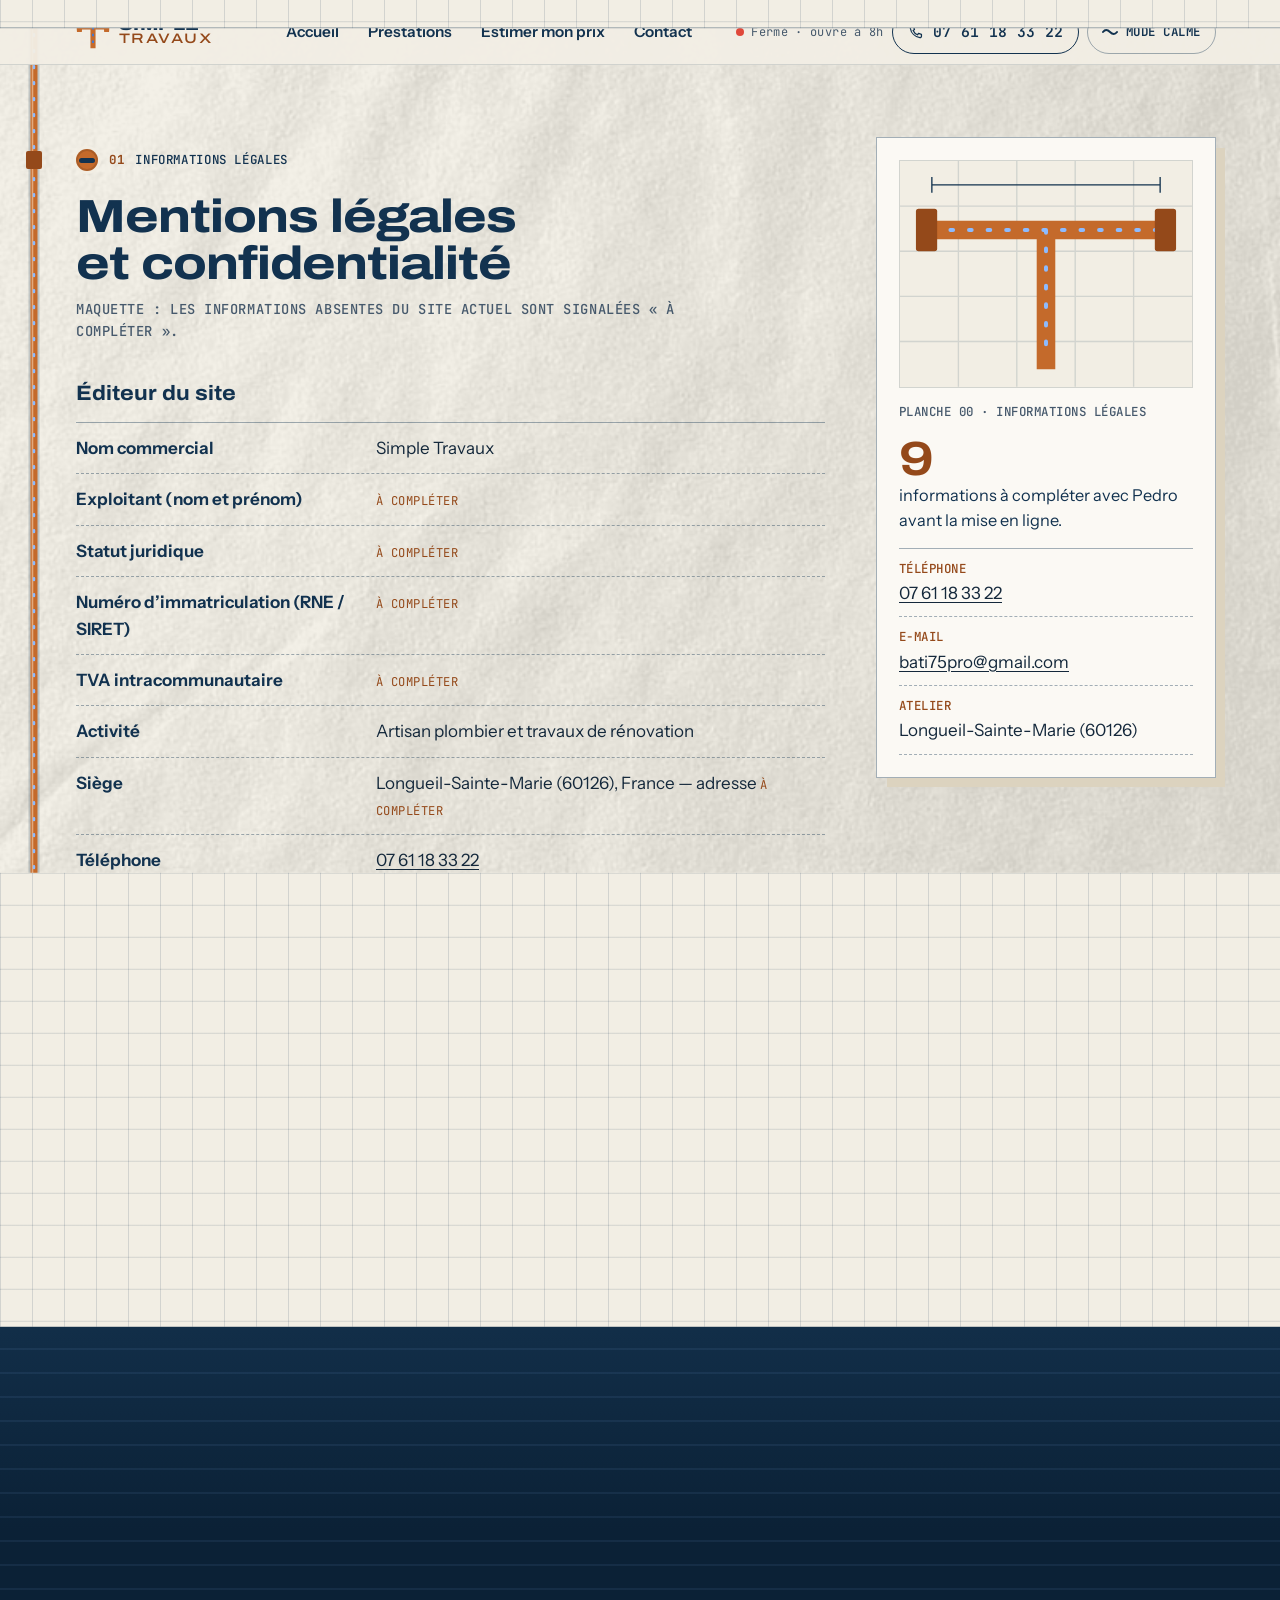
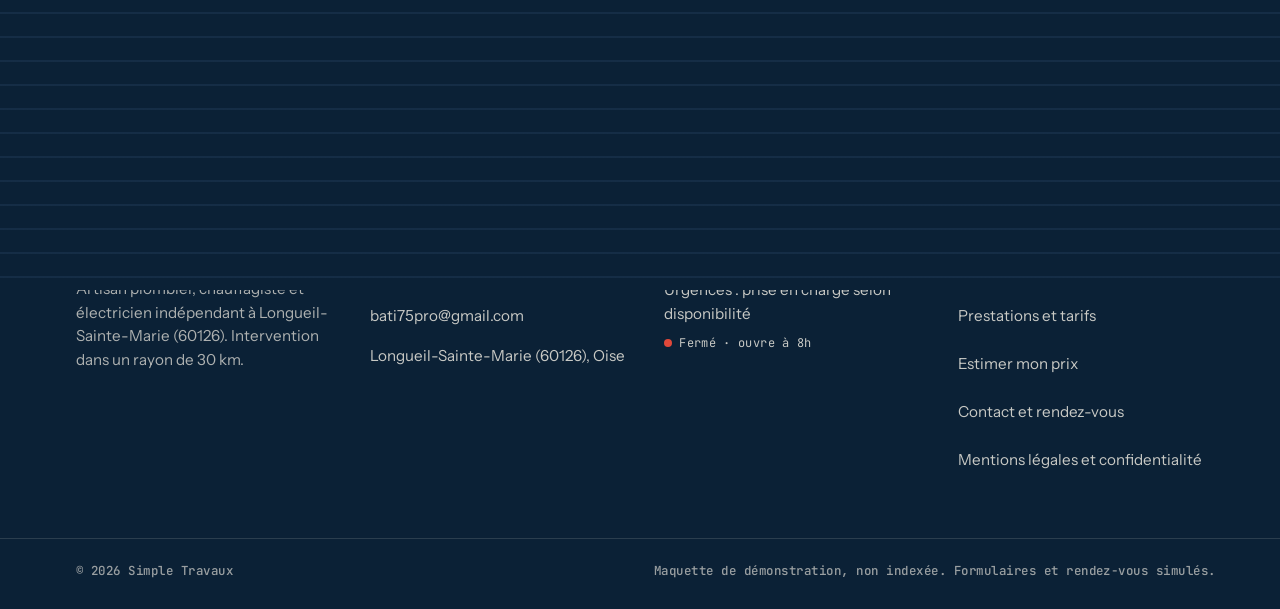
<file: mentions-legales.html>
<!doctype html>
<html lang="fr" class="no-js">
<head>
<meta charset="utf-8">
<meta name="viewport" content="width=device-width, initial-scale=1, viewport-fit=cover">
<title>Mentions légales et confidentialité | Simple Travaux</title>
<meta name="description" content="Mentions légales et politique de confidentialité du site Simple Travaux, artisan plombier à Longueil-Sainte-Marie (60).">
<meta name="robots" content="noindex, nofollow">
<meta name="theme-color" content="#F2EEE4">
<meta property="og:type" content="website">
<meta property="og:locale" content="fr_FR">
<meta property="og:site_name" content="Simple Travaux">
<meta property="og:title" content="Mentions légales et confidentialité | Simple Travaux">
<meta property="og:description" content="Mentions légales et politique de confidentialité du site Simple Travaux, artisan plombier à Longueil-Sainte-Marie (60).">
<meta property="og:url" content="https://simple-travaux-maquette.vercel.app/mentions-legales">
<meta property="og:image" content="https://simple-travaux-maquette.vercel.app/og/og-accueil.jpg">
<meta property="og:image:width" content="1200">
<meta property="og:image:height" content="630">
<meta property="og:image:alt" content="Mentions légales et confidentialité | Simple Travaux">
<meta name="twitter:card" content="summary_large_image">
<meta name="twitter:title" content="Mentions légales et confidentialité | Simple Travaux">
<meta name="twitter:description" content="Mentions légales et politique de confidentialité du site Simple Travaux, artisan plombier à Longueil-Sainte-Marie (60).">
<meta name="twitter:image" content="https://simple-travaux-maquette.vercel.app/og/og-accueil.jpg">
<link rel="icon" href="favicon.svg" type="image/svg+xml">
<script>
(function(d){var h=d.documentElement;h.classList.remove('no-js');h.classList.add('js','charge');
var c=null;try{c=localStorage.getItem('st-calme')}catch(e){}
var r=window.matchMedia&&matchMedia('(prefers-reduced-motion: reduce)').matches;
if(c==='1'||(c===null&&r))h.classList.add('calme');
try{if(sessionStorage.getItem('st-calme-retour')&&'scrollRestoration' in history)history.scrollRestoration='manual';if(sessionStorage.getItem('st-vu'))h.classList.add('deja-vu');if(sessionStorage.getItem('st-transition')&&!h.classList.contains('calme'))h.classList.add('entree')}catch(e){}
setTimeout(function(){h.classList.remove('charge')},2500);})(document);
</script>
<link rel="preload" href="assets/fonts/archivo-latin.woff2" as="font" type="font/woff2" crossorigin>
<link rel="preload" href="assets/fonts/instrument-sans-latin.woff2" as="font" type="font/woff2" crossorigin>
<link rel="preload" href="assets/fonts/jetbrains-mono-latin.woff2" as="font" type="font/woff2" crossorigin>
<link rel="stylesheet" href="assets/css/style.css?v=3">
<link rel="modulepreload" href="assets/js/main.js?v=3">
</head>
<body data-page="mentions">
<div class="ouverture" data-ouverture aria-hidden="true">
  <div class="ouverture__feuille ouverture__feuille--haut"></div>
  <div class="ouverture__feuille ouverture__feuille--bas"></div>
  <div class="ouverture__centre">
    <svg class="ouverture__tuyau" viewBox="0 0 1000 120" preserveAspectRatio="none">
      <path class="ouverture__cuivre" d="M0 96 H180 Q200 96 200 76 V44 Q200 24 220 24 H780 Q800 24 800 44 V76 Q800 96 820 96 H1000"/>
      <path class="ouverture__eau" d="M0 96 H180 Q200 96 200 76 V44 Q200 24 220 24 H780 Q800 24 800 44 V76 Q800 96 820 96 H1000"/>
    </svg>
    <p class="ouverture__mot"><span class="ouverture__l1">SIMPLE</span><span class="ouverture__l2">TRAVAUX</span></p>
    <p class="ouverture__sous mono">Plomberie · Chauffage · Électricité — Oise (60)</p>
  </div>
</div>
<a class="evitement" href="#contenu">Aller au contenu</a>
<header class="entete" data-entete>
  <div class="entete__in">
    <a class="marque" href="index.html" aria-label="Simple Travaux, accueil">
  <svg class="marque__picto" viewBox="0 0 40 40" aria-hidden="true"><path d="M4 14h32M20 14v22" fill="none" stroke="currentColor" stroke-width="6" stroke-linecap="square"/><path d="M4 14h32M20 14v22" fill="none" stroke="var(--eau-froide)" stroke-width="2" stroke-dasharray="3 5" class="marque__eau"/><rect x="1" y="8" width="6" height="12" rx="1" fill="currentColor"/><rect x="33" y="8" width="6" height="12" rx="1" fill="currentColor"/></svg>
  <span class="marque__mot"><b>SIMPLE</b><span>TRAVAUX</span></span>
</a>
    <nav class="nav" aria-label="Navigation principale">
      <a class="nav__lien" href="index.html"><span>Accueil</span></a>
      <a class="nav__lien" href="prestations.html"><span>Prestations</span></a>
      <a class="nav__lien" href="estimation.html"><span>Estimer mon prix</span></a>
      <a class="nav__lien" href="contact.html"><span>Contact</span></a>
    </nav>
    <div class="entete__actions">
      <span class="voyant" data-voyant><i></i><span data-voyant-texte>Lun–sam 8h–19h</span></span>
      <a class="btn btn--tel" href="tel:+33761183322" data-magnet><svg class="ico" viewBox="0 0 24 24" aria-hidden="true"><path d="M6.6 3.5h2.6l1.4 4.2-1.9 1.4a12 12 0 0 0 6.2 6.2l1.4-1.9 4.2 1.4v2.6a2 2 0 0 1-2.2 2A16.5 16.5 0 0 1 4.6 5.7a2 2 0 0 1 2-2.2Z" fill="none" stroke="currentColor" stroke-width="1.8" stroke-linejoin="round"/></svg><span>07 61 18 33 22</span></a>
      <button class="calme-btn" type="button" data-calme aria-pressed="false" title="Réduire les animations"><span class="calme-btn__ico" aria-hidden="true"></span><span class="calme-btn__long">Mode calme</span><span class="calme-btn__court">Calme</span></button>
      <button class="menu-btn" type="button" data-menu aria-expanded="false" aria-controls="menu"><span class="visuellement-cache">Menu</span><i></i><i></i></button>
    </div>
  </div>
</header>
<div class="menu" id="menu" data-menu-panneau hidden>
  <nav aria-label="Menu mobile">
    <a href="index.html"><span class="mono">01</span>Accueil</a>
    <a href="prestations.html"><span class="mono">02</span>Prestations</a>
    <a href="estimation.html"><span class="mono">03</span>Estimer mon prix</a>
    <a href="contact.html"><span class="mono">04</span>Contact</a>
  </nav>
  <a class="menu__tel" href="tel:+33761183322"><svg class="ico" viewBox="0 0 24 24" aria-hidden="true"><path d="M6.6 3.5h2.6l1.4 4.2-1.9 1.4a12 12 0 0 0 6.2 6.2l1.4-1.9 4.2 1.4v2.6a2 2 0 0 1-2.2 2A16.5 16.5 0 0 1 4.6 5.7a2 2 0 0 1 2-2.2Z" fill="none" stroke="currentColor" stroke-width="1.8" stroke-linejoin="round"/></svg>07 61 18 33 22</a>
  <p class="mono menu__horaires">Du lundi au samedi, 8h–19h</p>
</div>
<main id="contenu">

<section class="legal" data-section>
  <div class="wrap legal__grille">
  <div class="legal__in">
    <p class="eyebrow" data-raccord><span class="vanne" aria-hidden="true"><i></i></span><span class="mono">01</span><span>Informations légales</span></p>
    <h1 class="titre-l">Mentions légales et confidentialité</h1>
    <p class="petit mono">Maquette : les informations absentes du site actuel sont signalées « à compléter ».</p>
    <h2 class="titre-s">Éditeur du site</h2>
    <dl class="legal__liste">
      <div><dt>Nom commercial</dt><dd>Simple Travaux</dd></div>
      <div><dt>Exploitant (nom et prénom)</dt><dd><span class="a-completer-txt">à compléter</span></dd></div>
      <div><dt>Statut juridique</dt><dd><span class="a-completer-txt">à compléter</span></dd></div>
      <div><dt>Numéro d’immatriculation (RNE / SIRET)</dt><dd><span class="a-completer-txt">à compléter</span></dd></div>
      <div><dt>TVA intracommunautaire</dt><dd><span class="a-completer-txt">à compléter</span></dd></div>
      <div><dt>Activité</dt><dd>Artisan plombier et travaux de rénovation</dd></div>
      <div><dt>Siège</dt><dd>Longueil-Sainte-Marie (60126), France — adresse <span class="a-completer-txt">à compléter</span></dd></div>
      <div><dt>Téléphone</dt><dd><a href="tel:+33761183322">07 61 18 33 22</a></dd></div>
      <div><dt>E-mail</dt><dd><a href="mailto:bati75pro@gmail.com">bati75pro@gmail.com</a></dd></div>
      <div><dt>Directeur de la publication</dt><dd><span class="a-completer-txt">à compléter</span></dd></div>
      <div><dt>Assurance professionnelle</dt><dd>Assureur et zone de couverture <span class="a-completer-txt">à compléter</span></dd></div>
    </dl>
    <h2 class="titre-s">Hébergement</h2>
    <p>Site actuel : OVH SAS, 2 rue Kellermann, 59100 Roubaix, France. Maquette : Vercel Inc., coordonnées <span class="a-completer-txt">à compléter</span> lors de la mise en ligne.</p>
    <h2 class="titre-s">Propriété intellectuelle</h2>
    <p>L’ensemble des contenus (textes, images, graphismes) présents sur le site sont la propriété de Simple Travaux, sauf mention contraire. Toute reproduction, totale ou partielle, est interdite sans autorisation expresse.</p>
    <h2 class="titre-s" id="confidentialite">Protection des données personnelles</h2>
    <p>Les informations collectées via les formulaires (nom, téléphone, e-mail, adresse) sont uniquement utilisées pour traiter votre demande et vous recontacter. Elles ne sont jamais cédées ni vendues à des tiers.</p>
    <p>Conformément au RGPD, vous disposez d’un droit d’accès, de rectification et de suppression de vos données en écrivant à <a href="mailto:bati75pro@gmail.com">bati75pro@gmail.com</a>.</p>
    <p>Durée de conservation, base légale du traitement, sous-traitants éventuels et cookies : <span class="a-completer-txt">à compléter</span>.</p>
  </div>
  <aside class="legal__fiche" aria-label="Récapitulatif pour la mise en ligne">
    <svg class="legal__picto" viewBox="0 0 220 170" aria-hidden="true">
      <path class="lp-grille" d="M0 34H220M0 68H220M0 102H220M0 136H220M44 0V170M88 0V170M132 0V170M176 0V170"/>
      <path class="lp-cuivre" d="M24 52 H196 M110 52 V150"/>
      <path class="lp-eau" d="M24 52 H196 M110 52 V150"/>
      <rect class="lp-raccord" x="12" y="36" width="16" height="32" rx="2"/><rect class="lp-raccord" x="192" y="36" width="16" height="32" rx="2"/>
      <path class="lp-cote" d="M24 18 H196 M24 12 V24 M196 12 V24"/>
    </svg>
    <p class="mono legal__fiche-titre">Planche 00 · Informations légales</p>
    <p class="legal__compte"><b>9</b> informations à compléter avec Pedro avant la mise en ligne.</p>
    <ul class="legal__contacts">
      <li><span class="mono">Téléphone</span><a href="tel:+33761183322">07 61 18 33 22</a></li>
      <li><span class="mono">E-mail</span><a href="mailto:bati75pro@gmail.com">bati75pro@gmail.com</a></li>
      <li><span class="mono">Atelier</span>Longueil-Sainte-Marie (60126)</li>
    </ul>
  </aside>
  </div>
</section>
</main>
<footer class="pied sombre" data-masque-barre>
  <div class="wrap pied__grille">
    <div class="pied__marque">
      <a class="marque" href="index.html" aria-label="Simple Travaux, accueil">
  <svg class="marque__picto" viewBox="0 0 40 40" aria-hidden="true"><path d="M4 14h32M20 14v22" fill="none" stroke="currentColor" stroke-width="6" stroke-linecap="square"/><path d="M4 14h32M20 14v22" fill="none" stroke="var(--eau-froide)" stroke-width="2" stroke-dasharray="3 5" class="marque__eau"/><rect x="1" y="8" width="6" height="12" rx="1" fill="currentColor"/><rect x="33" y="8" width="6" height="12" rx="1" fill="currentColor"/></svg>
  <span class="marque__mot"><b>SIMPLE</b><span>TRAVAUX</span></span>
</a>
      <p>Artisan plombier, chauffagiste et électricien indépendant à Longueil-Sainte-Marie (60126). Intervention dans un rayon de 30 km.</p>
    </div>
    <div>
      <p class="pied__titre mono">Contact</p>
      <ul class="pied__liste">
        <li><a href="tel:+33761183322">07 61 18 33 22</a> <span class="pied__note">appel ou SMS</span></li>
        <li><a href="mailto:bati75pro@gmail.com">bati75pro@gmail.com</a></li>
        <li>Longueil-Sainte-Marie (60126), Oise</li>
      </ul>
    </div>
    <div>
      <p class="pied__titre mono">Horaires</p>
      <ul class="pied__liste">
        <li>Du lundi au samedi, 8h–19h</li>
        <li>Urgences : prise en charge selon disponibilité</li>
        <li><span class="voyant voyant--clair" data-voyant><i></i><span data-voyant-texte>Lun–sam 8h–19h</span></span></li>
      </ul>
    </div>
    <div>
      <p class="pied__titre mono">Pages</p>
      <ul class="pied__liste">
        <li><a href="index.html">Accueil</a></li>
        <li><a href="prestations.html">Prestations et tarifs</a></li>
        <li><a href="estimation.html">Estimer mon prix</a></li>
        <li><a href="contact.html">Contact et rendez-vous</a></li>
        <li><a href="mentions-legales.html">Mentions légales et confidentialité</a></li>
      </ul>
    </div>
  </div>
  <div class="wrap pied__bas mono">
    <span>© 2026 Simple Travaux</span>
    <span>Maquette de démonstration, non indexée. Formulaires et rendez-vous simulés.</span>
  </div>
</footer>
<nav class="barre" data-barre aria-label="Actions rapides">
  <a class="barre__btn barre__btn--tel" href="tel:+33761183322"><svg class="ico" viewBox="0 0 24 24" aria-hidden="true"><path d="M6.6 3.5h2.6l1.4 4.2-1.9 1.4a12 12 0 0 0 6.2 6.2l1.4-1.9 4.2 1.4v2.6a2 2 0 0 1-2.2 2A16.5 16.5 0 0 1 4.6 5.7a2 2 0 0 1 2-2.2Z" fill="none" stroke="currentColor" stroke-width="1.8" stroke-linejoin="round"/></svg><span>Appeler</span></a>
  <a class="barre__btn barre__btn--cuivre" href="estimation.html"><span data-barre-estim-texte>Estimer mon prix</span> <svg class="ico" viewBox="0 0 24 24" aria-hidden="true"><path d="M4 12h15m-6-6 6 6-6 6" fill="none" stroke="currentColor" stroke-width="2" stroke-linecap="round" stroke-linejoin="round"/></svg></a>
</nav>
<div class="vidange" data-vidange aria-hidden="true"><svg class="vidange__vague" viewBox="0 0 1200 60" preserveAspectRatio="none"><path d="M0 30 Q150 0 300 30 T600 30 T900 30 T1200 30 V60 H0Z"/></svg><div class="vidange__eau"></div></div>
<div class="curseur" data-curseur aria-hidden="true"><span class="curseur__h"></span><span class="curseur__v"></span><span class="curseur__rond"></span><span class="curseur__coord mono" data-curseur-coord></span><span class="curseur__label mono" data-curseur-label></span></div>
<canvas class="gl-ondes" data-gl-ondes aria-hidden="true"></canvas>
<svg class="reseau" data-reseau aria-hidden="true"></svg>
<script src="assets/vendor/gsap/gsap.min.js" defer></script>
<script src="assets/vendor/gsap/ScrollTrigger.min.js" defer></script>
<script src="assets/vendor/gsap/SplitText.min.js" defer></script>
<script src="assets/vendor/gsap/DrawSVGPlugin.min.js" defer></script>
<script src="assets/vendor/lenis/lenis.min.js" defer></script>
<script type="module" src="assets/js/main.js?v=3"></script>
</body>
</html>
</file>
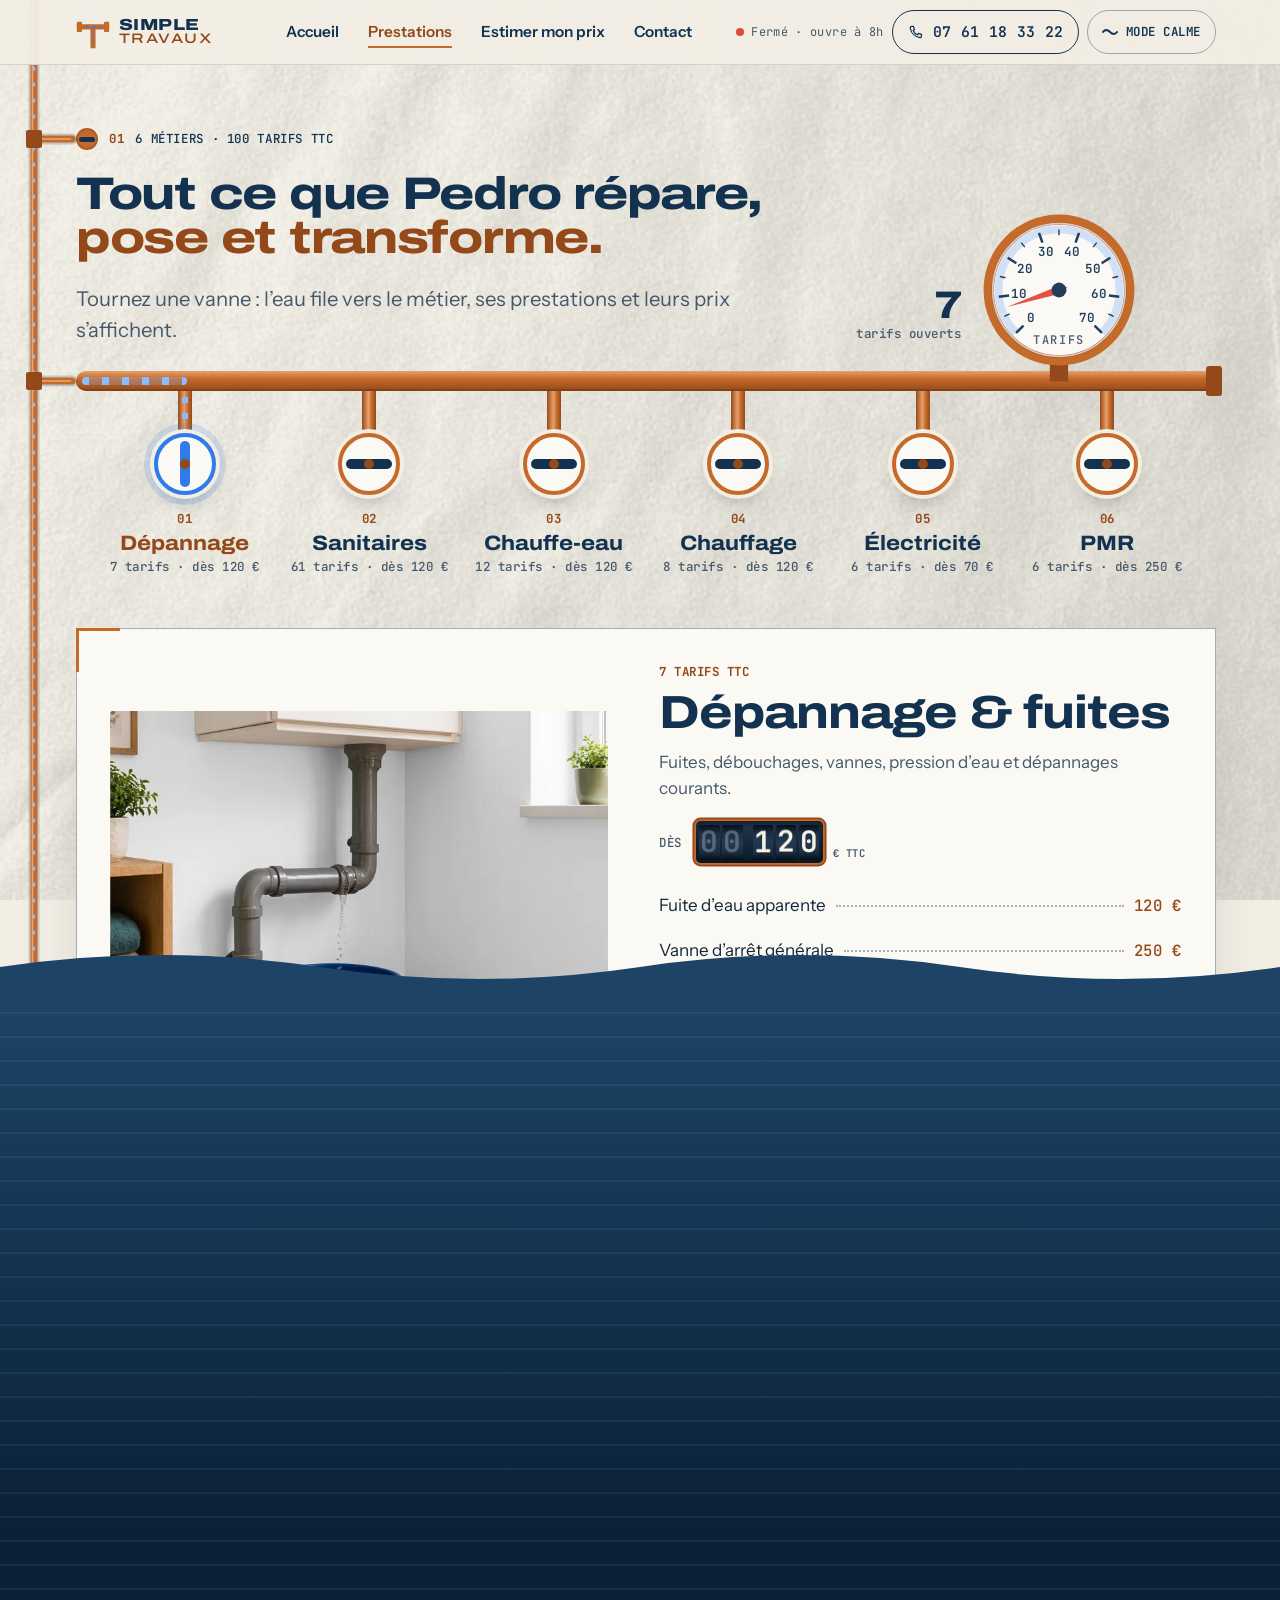
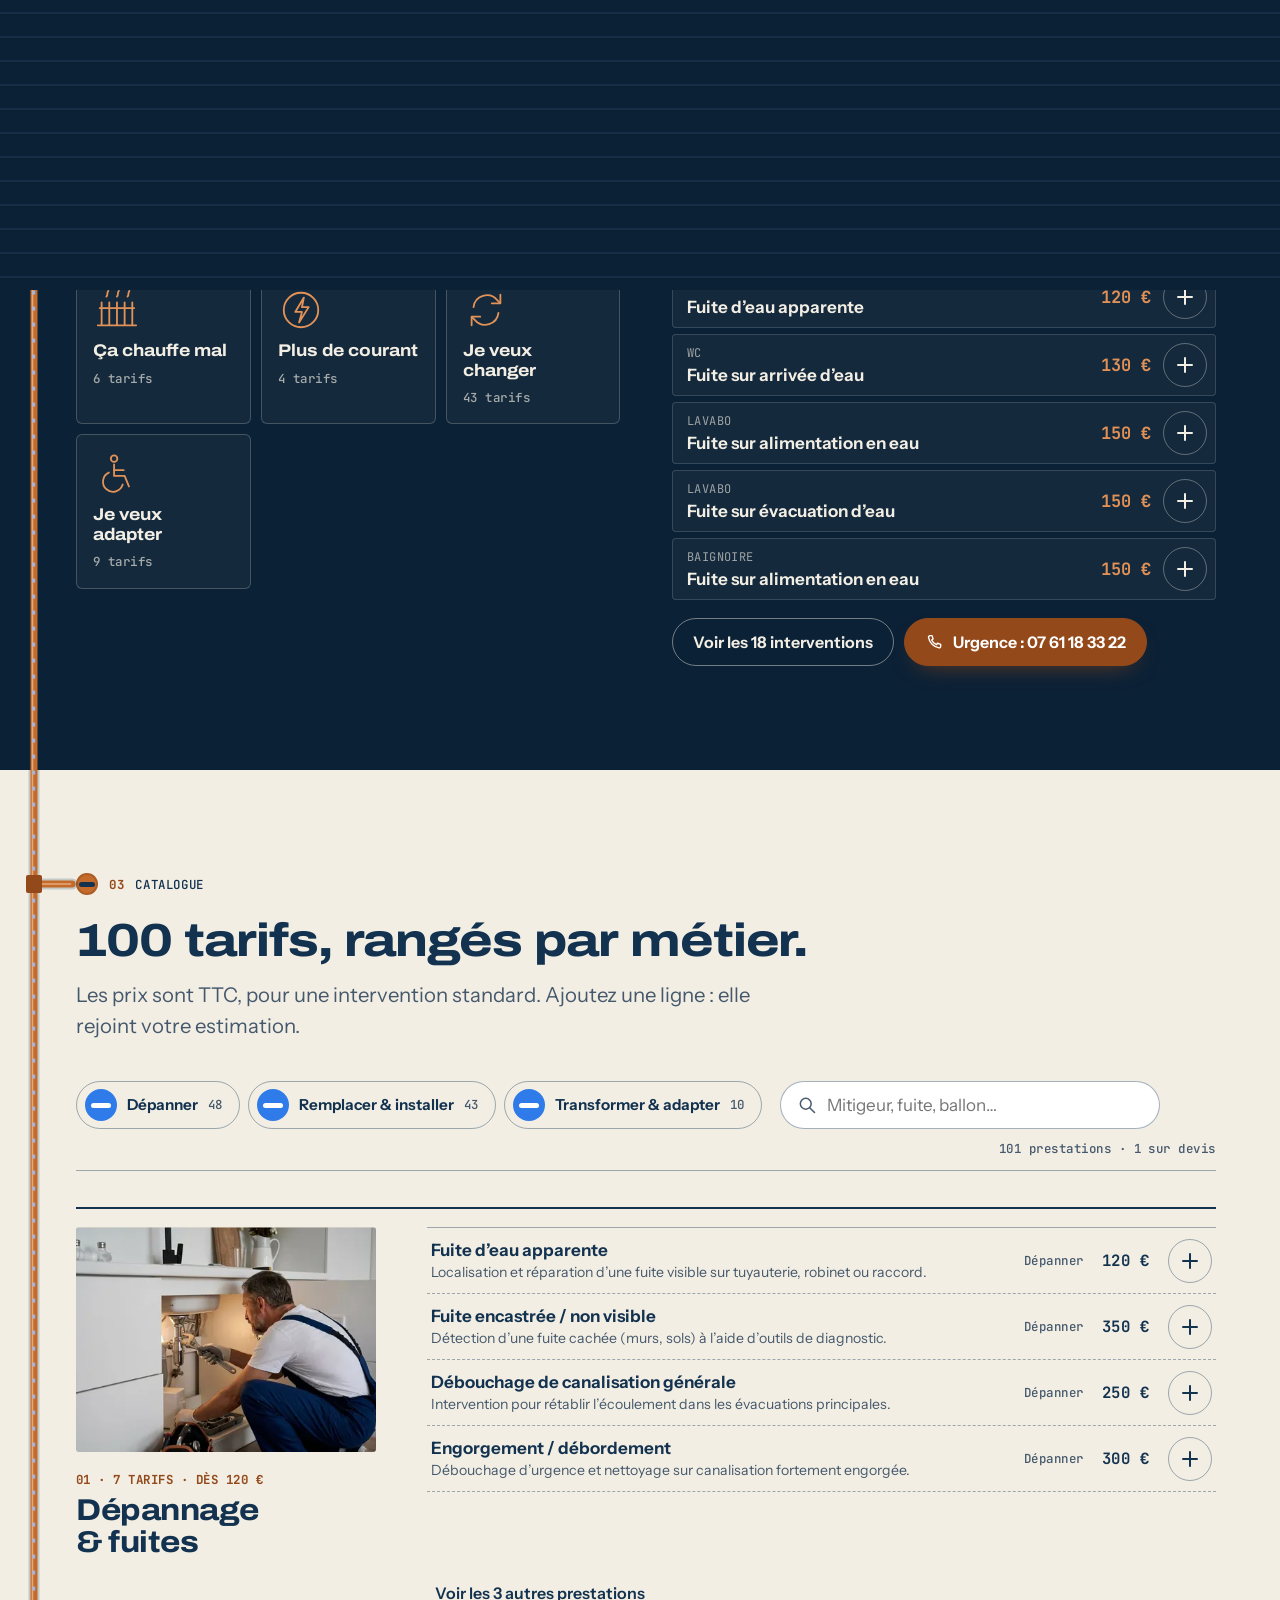
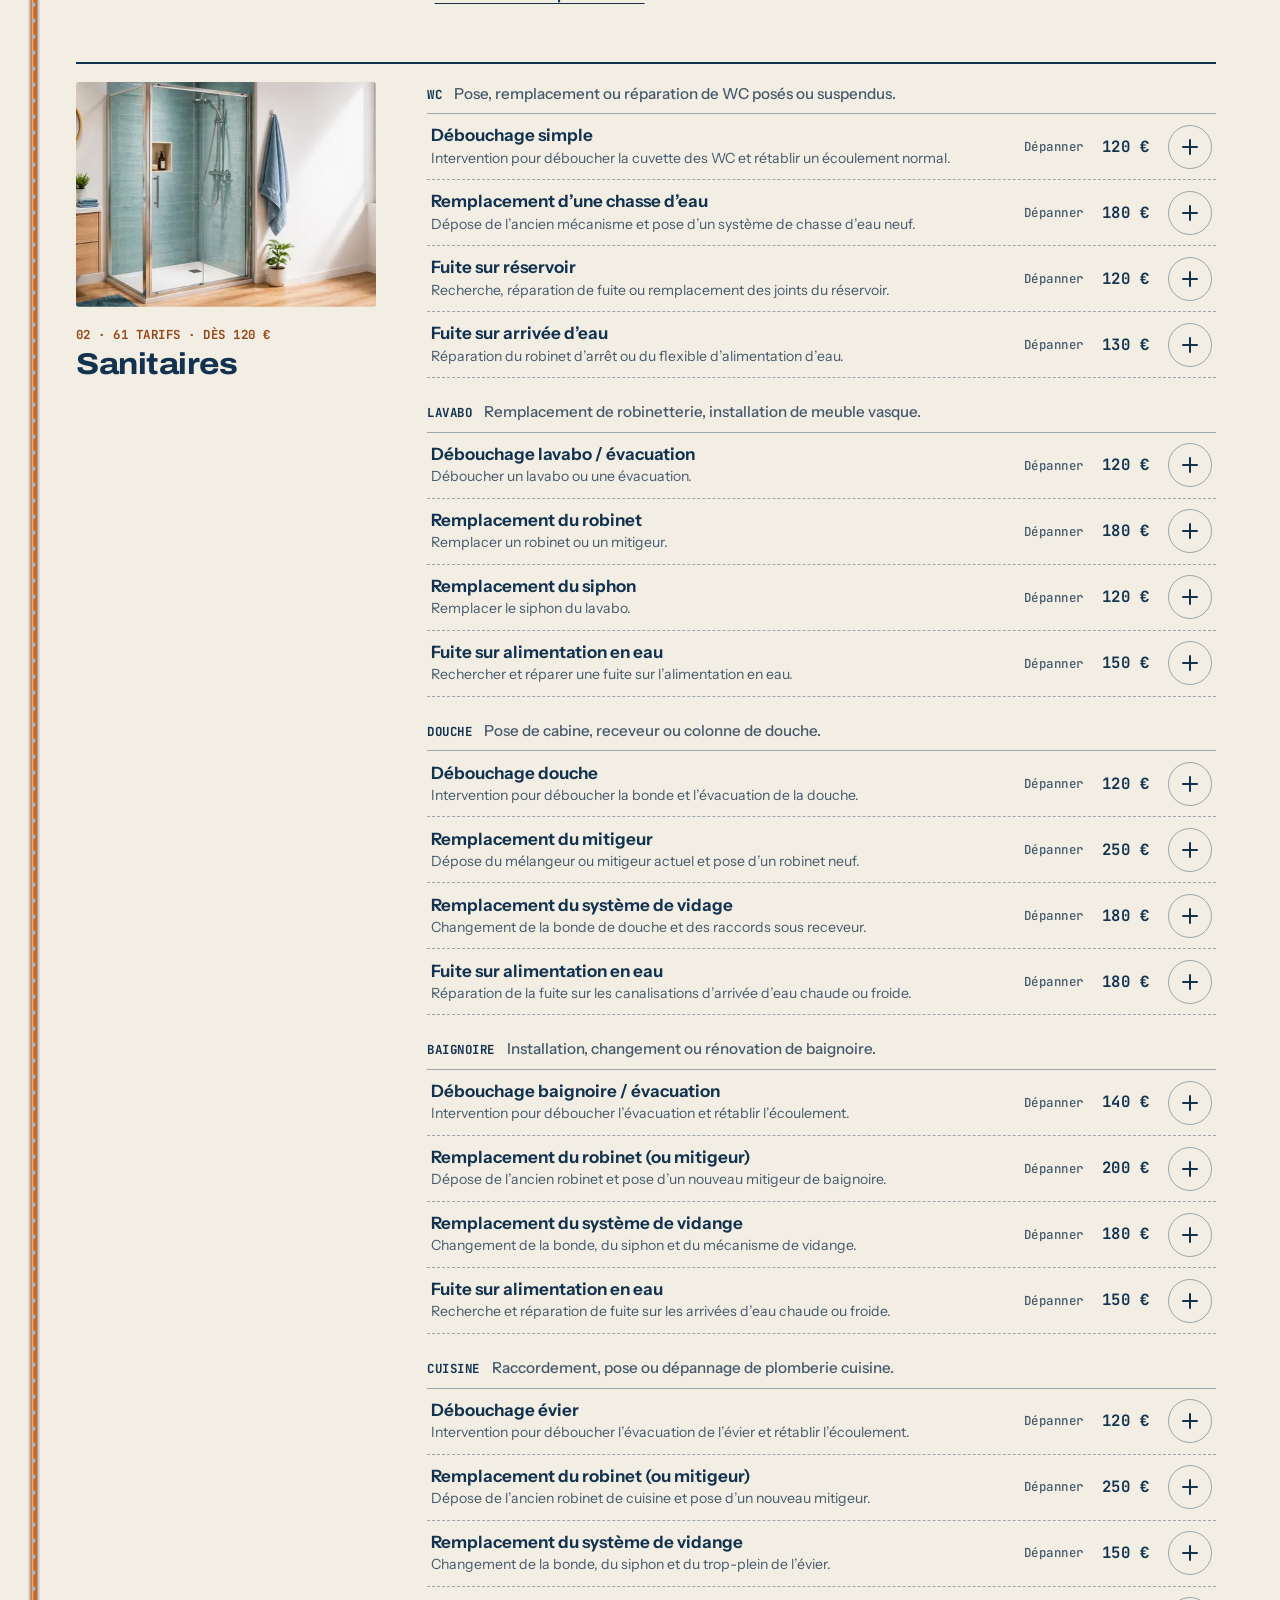
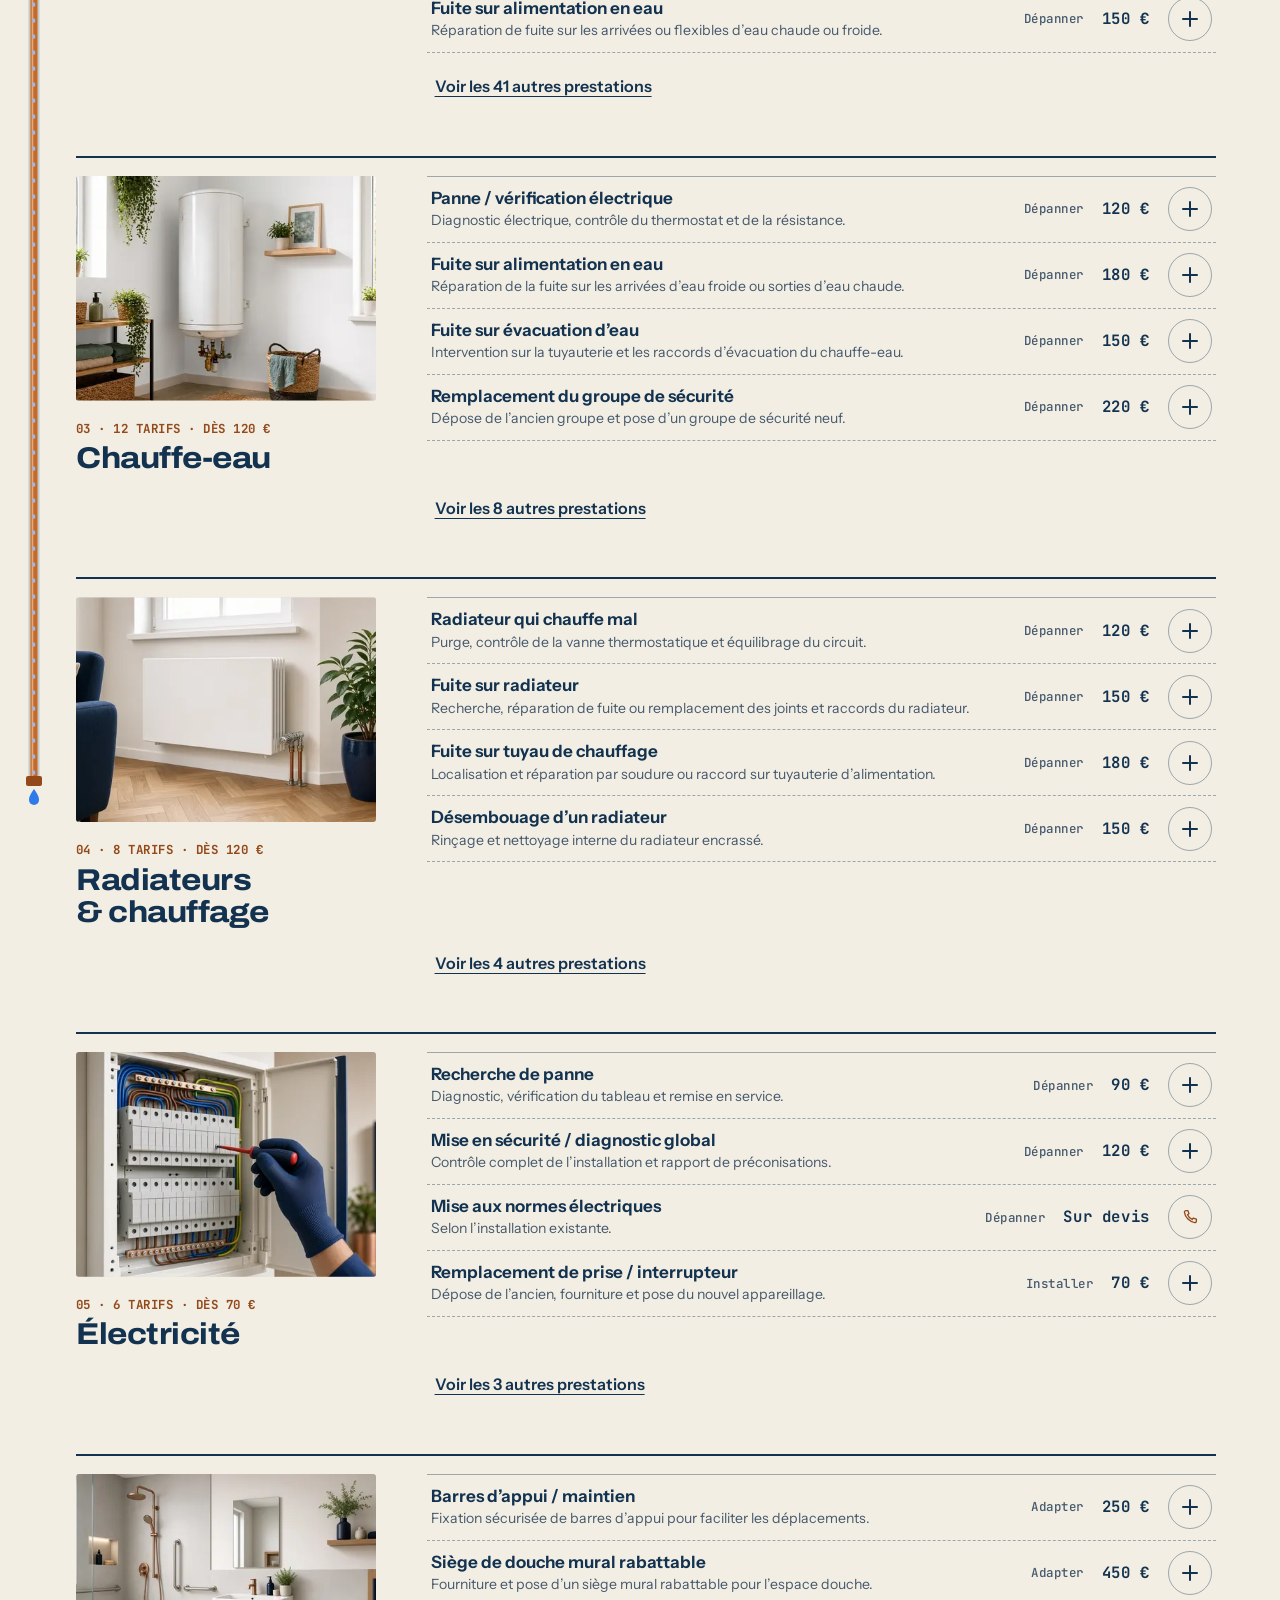
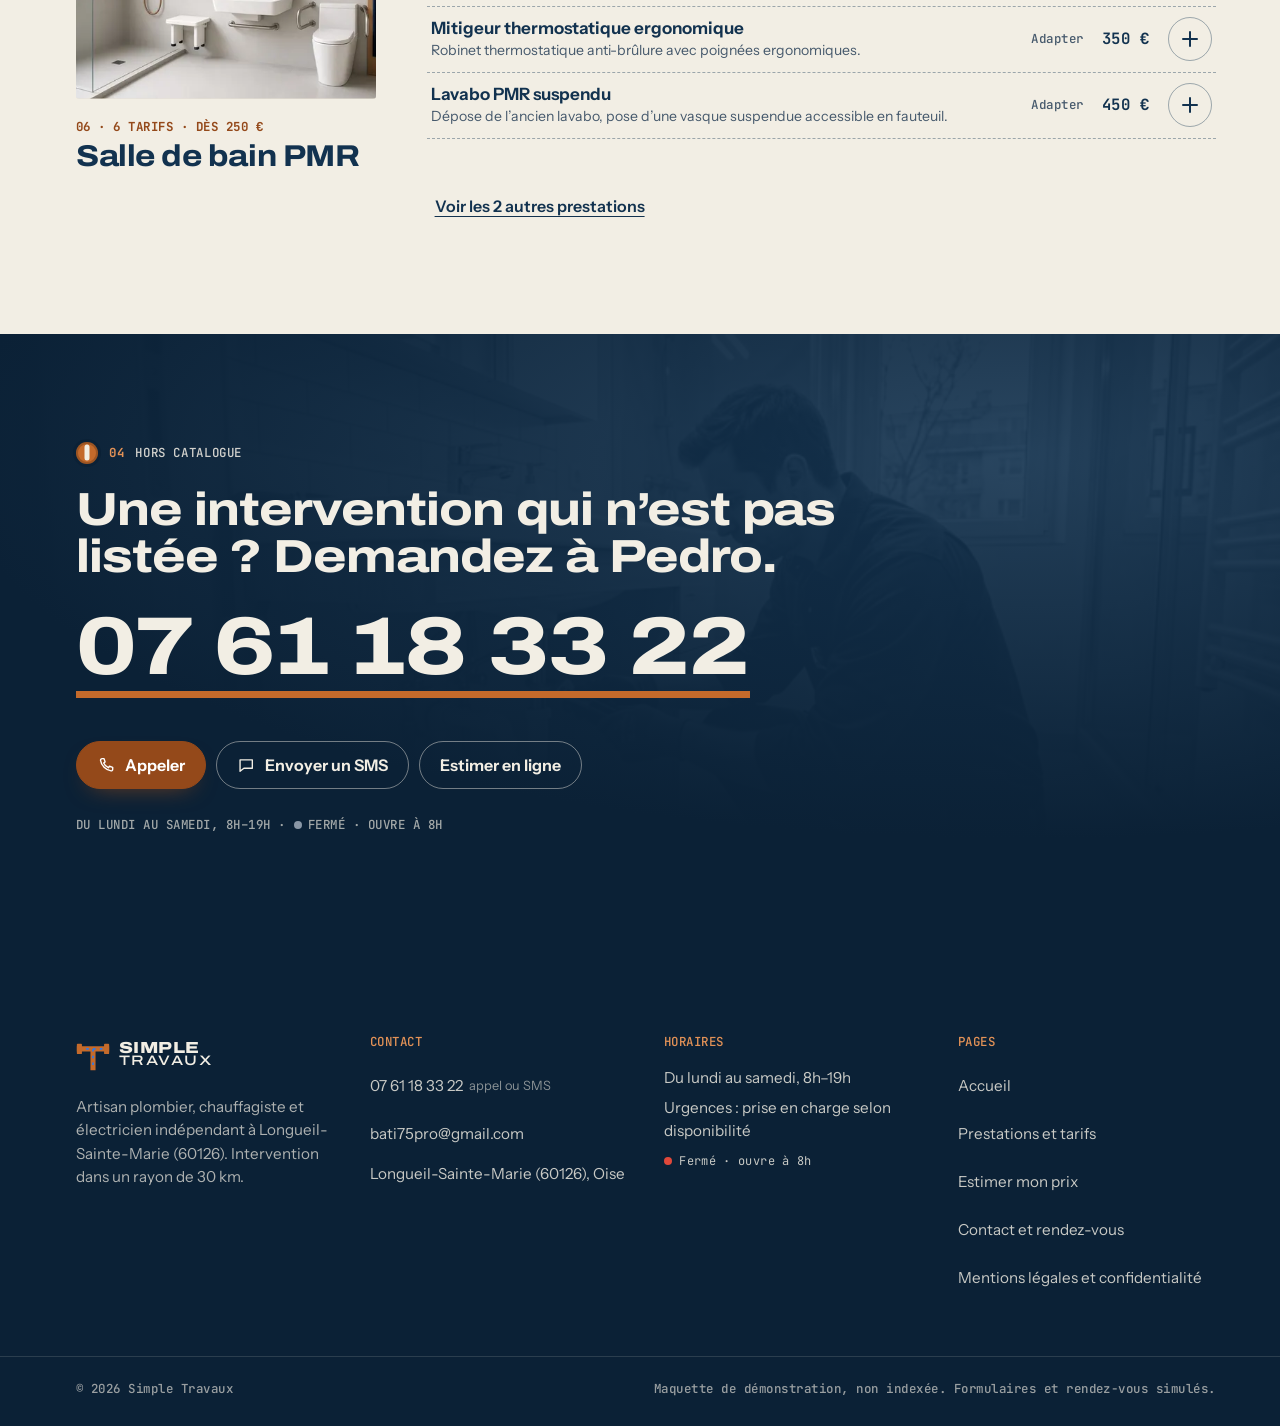
<file: prestations.html>
<!doctype html>
<html lang="fr" class="no-js">
<head>
<meta charset="utf-8">
<meta name="viewport" content="width=device-width, initial-scale=1, viewport-fit=cover">
<title>Prestations : plomberie, chauffage, électricité et tarifs | Simple Travaux (60)</title>
<meta name="description" content="Dépannage, sanitaires, chauffe-eau, chauffage, électricité et salle de bain PMR : 100 tarifs TTC, un diagnostic par symptôme et le catalogue complet.">
<meta name="robots" content="noindex, nofollow">
<meta name="theme-color" content="#F2EEE4">
<meta property="og:type" content="website">
<meta property="og:locale" content="fr_FR">
<meta property="og:site_name" content="Simple Travaux">
<meta property="og:title" content="Prestations : plomberie, chauffage, électricité et tarifs | Simple Travaux (60)">
<meta property="og:description" content="Dépannage, sanitaires, chauffe-eau, chauffage, électricité et salle de bain PMR : 100 tarifs TTC, un diagnostic par symptôme et le catalogue complet.">
<meta property="og:url" content="https://simple-travaux-maquette.vercel.app/prestations">
<meta property="og:image" content="https://simple-travaux-maquette.vercel.app/og/og-prestations.jpg">
<meta property="og:image:width" content="1200">
<meta property="og:image:height" content="630">
<meta property="og:image:alt" content="Prestations : plomberie, chauffage, électricité et tarifs | Simple Travaux (60)">
<meta name="twitter:card" content="summary_large_image">
<meta name="twitter:title" content="Prestations : plomberie, chauffage, électricité et tarifs | Simple Travaux (60)">
<meta name="twitter:description" content="Dépannage, sanitaires, chauffe-eau, chauffage, électricité et salle de bain PMR : 100 tarifs TTC, un diagnostic par symptôme et le catalogue complet.">
<meta name="twitter:image" content="https://simple-travaux-maquette.vercel.app/og/og-prestations.jpg">
<link rel="icon" href="favicon.svg" type="image/svg+xml">
<script>
(function(d){var h=d.documentElement;h.classList.remove('no-js');h.classList.add('js','charge');
var c=null;try{c=localStorage.getItem('st-calme')}catch(e){}
var r=window.matchMedia&&matchMedia('(prefers-reduced-motion: reduce)').matches;
if(c==='1'||(c===null&&r))h.classList.add('calme');
try{if(sessionStorage.getItem('st-calme-retour')&&'scrollRestoration' in history)history.scrollRestoration='manual';if(sessionStorage.getItem('st-vu'))h.classList.add('deja-vu');if(sessionStorage.getItem('st-transition')&&!h.classList.contains('calme'))h.classList.add('entree')}catch(e){}
setTimeout(function(){h.classList.remove('charge')},2500);})(document);
</script>
<link rel="preload" href="assets/fonts/archivo-latin.woff2" as="font" type="font/woff2" crossorigin>
<link rel="preload" href="assets/fonts/instrument-sans-latin.woff2" as="font" type="font/woff2" crossorigin>
<link rel="preload" href="assets/fonts/jetbrains-mono-latin.woff2" as="font" type="font/woff2" crossorigin>
<link rel="stylesheet" href="assets/css/style.css?v=3">
<link rel="modulepreload" href="assets/js/main.js?v=3">
</head>
<body data-page="prestations">
<div class="ouverture" data-ouverture aria-hidden="true">
  <div class="ouverture__feuille ouverture__feuille--haut"></div>
  <div class="ouverture__feuille ouverture__feuille--bas"></div>
  <div class="ouverture__centre">
    <svg class="ouverture__tuyau" viewBox="0 0 1000 120" preserveAspectRatio="none">
      <path class="ouverture__cuivre" d="M0 96 H180 Q200 96 200 76 V44 Q200 24 220 24 H780 Q800 24 800 44 V76 Q800 96 820 96 H1000"/>
      <path class="ouverture__eau" d="M0 96 H180 Q200 96 200 76 V44 Q200 24 220 24 H780 Q800 24 800 44 V76 Q800 96 820 96 H1000"/>
    </svg>
    <p class="ouverture__mot"><span class="ouverture__l1">SIMPLE</span><span class="ouverture__l2">TRAVAUX</span></p>
    <p class="ouverture__sous mono">Plomberie · Chauffage · Électricité — Oise (60)</p>
  </div>
</div>
<a class="evitement" href="#contenu">Aller au contenu</a>
<header class="entete" data-entete>
  <div class="entete__in">
    <a class="marque" href="index.html" aria-label="Simple Travaux, accueil">
  <svg class="marque__picto" viewBox="0 0 40 40" aria-hidden="true"><path d="M4 14h32M20 14v22" fill="none" stroke="currentColor" stroke-width="6" stroke-linecap="square"/><path d="M4 14h32M20 14v22" fill="none" stroke="var(--eau-froide)" stroke-width="2" stroke-dasharray="3 5" class="marque__eau"/><rect x="1" y="8" width="6" height="12" rx="1" fill="currentColor"/><rect x="33" y="8" width="6" height="12" rx="1" fill="currentColor"/></svg>
  <span class="marque__mot"><b>SIMPLE</b><span>TRAVAUX</span></span>
</a>
    <nav class="nav" aria-label="Navigation principale">
      <a class="nav__lien" href="index.html"><span>Accueil</span></a>
      <a class="nav__lien" href="prestations.html" aria-current="page"><span>Prestations</span></a>
      <a class="nav__lien" href="estimation.html"><span>Estimer mon prix</span></a>
      <a class="nav__lien" href="contact.html"><span>Contact</span></a>
    </nav>
    <div class="entete__actions">
      <span class="voyant" data-voyant><i></i><span data-voyant-texte>Lun–sam 8h–19h</span></span>
      <a class="btn btn--tel" href="tel:+33761183322" data-magnet><svg class="ico" viewBox="0 0 24 24" aria-hidden="true"><path d="M6.6 3.5h2.6l1.4 4.2-1.9 1.4a12 12 0 0 0 6.2 6.2l1.4-1.9 4.2 1.4v2.6a2 2 0 0 1-2.2 2A16.5 16.5 0 0 1 4.6 5.7a2 2 0 0 1 2-2.2Z" fill="none" stroke="currentColor" stroke-width="1.8" stroke-linejoin="round"/></svg><span>07 61 18 33 22</span></a>
      <button class="calme-btn" type="button" data-calme aria-pressed="false" title="Réduire les animations"><span class="calme-btn__ico" aria-hidden="true"></span><span class="calme-btn__long">Mode calme</span><span class="calme-btn__court">Calme</span></button>
      <button class="menu-btn" type="button" data-menu aria-expanded="false" aria-controls="menu"><span class="visuellement-cache">Menu</span><i></i><i></i></button>
    </div>
  </div>
</header>
<div class="menu" id="menu" data-menu-panneau hidden>
  <nav aria-label="Menu mobile">
    <a href="index.html"><span class="mono">01</span>Accueil</a>
    <a href="prestations.html" aria-current="page"><span class="mono">02</span>Prestations</a>
    <a href="estimation.html"><span class="mono">03</span>Estimer mon prix</a>
    <a href="contact.html"><span class="mono">04</span>Contact</a>
  </nav>
  <a class="menu__tel" href="tel:+33761183322"><svg class="ico" viewBox="0 0 24 24" aria-hidden="true"><path d="M6.6 3.5h2.6l1.4 4.2-1.9 1.4a12 12 0 0 0 6.2 6.2l1.4-1.9 4.2 1.4v2.6a2 2 0 0 1-2.2 2A16.5 16.5 0 0 1 4.6 5.7a2 2 0 0 1 2-2.2Z" fill="none" stroke="currentColor" stroke-width="1.8" stroke-linejoin="round"/></svg>07 61 18 33 22</a>
  <p class="mono menu__horaires">Du lundi au samedi, 8h–19h</p>
</div>
<main id="contenu">

<section class="pr-hero" id="collecteur" data-section>
  <div class="wrap">
    <div class="pr-hero__haut">
      <div class="pr-hero__tete">
        <p class="eyebrow" data-raccord><span class="vanne" aria-hidden="true"><i></i></span><span class="mono">01</span><span>6 métiers · 100 tarifs TTC</span></p>
        <h1 class="titre-xl" data-split>Tout ce que Pedro répare, <em>pose et transforme.</em></h1>
        <p class="lead" data-apparait>Tournez une vanne : l’eau file vers le métier, ses prestations et leurs prix s’affichent.</p>
      </div>
      <div class="collecteur__mano" data-collecteur-mano><p class="mono collecteur__lecture" aria-live="polite"><b data-mano-valeur>7</b> tarifs ouverts</p><div class="mano__boite"><svg class="mano" viewBox="0 0 140 150" aria-hidden="true">
    <path class="mano__tige" d="M62 132 H78 V150 H62 Z"/>
    <circle class="mano__bague" cx="70" cy="70" r="66"/>
    <circle class="mano__cadran" cx="70" cy="70" r="58"/>
    <path class="mano__zone" d="M32.5 107.5 A53 53 0 1 1 107.5 107.5"/>
    <g class="mano__graduations"><path d="M38.9 101.1 L32.5 107.5" class="mano__majeure"/><text x="45.3" y="98.2" text-anchor="middle">0</text><path d="M26.8 90.8 L22.2 93.0"/><path d="M26.3 74.9 L17.3 75.9" class="mano__majeure"/><text x="35.2" y="77.4" text-anchor="middle">10</text><path d="M23.2 59.3 L18.3 58.2"/><path d="M32.7 46.6 L25.1 41.8" class="mano__majeure"/><text x="40.4" y="54.9" text-anchor="middle">20</text><path d="M40.1 32.5 L37.0 28.6"/><path d="M55.5 28.5 L52.5 20.0" class="mano__majeure"/><text x="58.4" y="40.5" text-anchor="middle">30</text><path d="M70.0 22.0 L70.0 17.0"/><path d="M84.5 28.5 L87.5 20.0" class="mano__majeure"/><text x="81.6" y="40.5" text-anchor="middle">40</text><path d="M99.9 32.5 L103.0 28.6"/><path d="M107.3 46.6 L114.9 41.8" class="mano__majeure"/><text x="99.6" y="54.9" text-anchor="middle">50</text><path d="M116.8 59.3 L121.7 58.2"/><path d="M113.7 74.9 L122.7 75.9" class="mano__majeure"/><text x="104.8" y="77.4" text-anchor="middle">60</text><path d="M113.2 90.8 L117.8 93.0"/><path d="M101.1 101.1 L107.5 107.5" class="mano__majeure"/><text x="94.7" y="98.2" text-anchor="middle">70</text></g>
    <text class="mano__unite" x="70" y="117" text-anchor="middle">TARIFS</text>
    <g class="mano__aiguille" data-mano-aiguille><path d="M70 78 L66.5 70 L70 22 L73.5 70 Z"/><circle cx="70" cy="70" r="6.5"/></g>
    <circle class="mano__verre" cx="70" cy="70" r="58"/>
  </svg></div></div>
    </div>
    <div class="collecteur" data-collecteur>
      <div class="collecteur__barre" data-raccord aria-hidden="true"><span class="collecteur__eau" data-collecteur-eau></span><span class="collecteur__bouchon"></span></div>
      <div class="collecteur__piquages" role="tablist" aria-label="Choisir un métier">
        <button class="piquage" type="button" role="tab" id="pq-depannage" aria-controls="fiche-depannage" aria-selected="true" tabindex="0" data-metier="depannage" data-n="7" style="--i:0">
          <span class="piquage__tube" aria-hidden="true"><i></i></span>
          <span class="piquage__vanne" aria-hidden="true"><span class="piquage__poignee"></span></span>
          <span class="piquage__txt"><span class="mono piquage__num">01</span><b class="piquage__nom">Dépannage</b><span class="mono piquage__info">7 tarifs · dès 120 €</span></span>
        </button>
        <button class="piquage" type="button" role="tab" id="pq-sanitaires" aria-controls="fiche-sanitaires" aria-selected="false" tabindex="-1" data-metier="sanitaires" data-n="61" style="--i:1">
          <span class="piquage__tube" aria-hidden="true"><i></i></span>
          <span class="piquage__vanne" aria-hidden="true"><span class="piquage__poignee"></span></span>
          <span class="piquage__txt"><span class="mono piquage__num">02</span><b class="piquage__nom">Sanitaires</b><span class="mono piquage__info">61 tarifs · dès 120 €</span></span>
        </button>
        <button class="piquage" type="button" role="tab" id="pq-chauffe-eau" aria-controls="fiche-chauffe-eau" aria-selected="false" tabindex="-1" data-metier="chauffe-eau" data-n="12" style="--i:2">
          <span class="piquage__tube" aria-hidden="true"><i></i></span>
          <span class="piquage__vanne" aria-hidden="true"><span class="piquage__poignee"></span></span>
          <span class="piquage__txt"><span class="mono piquage__num">03</span><b class="piquage__nom">Chauffe-eau</b><span class="mono piquage__info">12 tarifs · dès 120 €</span></span>
        </button>
        <button class="piquage" type="button" role="tab" id="pq-chauffage" aria-controls="fiche-chauffage" aria-selected="false" tabindex="-1" data-metier="chauffage" data-n="8" style="--i:3">
          <span class="piquage__tube" aria-hidden="true"><i></i></span>
          <span class="piquage__vanne" aria-hidden="true"><span class="piquage__poignee"></span></span>
          <span class="piquage__txt"><span class="mono piquage__num">04</span><b class="piquage__nom">Chauffage</b><span class="mono piquage__info">8 tarifs · dès 120 €</span></span>
        </button>
        <button class="piquage" type="button" role="tab" id="pq-electricite" aria-controls="fiche-electricite" aria-selected="false" tabindex="-1" data-metier="electricite" data-n="6" style="--i:4">
          <span class="piquage__tube" aria-hidden="true"><i></i></span>
          <span class="piquage__vanne" aria-hidden="true"><span class="piquage__poignee"></span></span>
          <span class="piquage__txt"><span class="mono piquage__num">05</span><b class="piquage__nom">Électricité</b><span class="mono piquage__info">6 tarifs · dès 70 €</span></span>
        </button>
        <button class="piquage" type="button" role="tab" id="pq-pmr" aria-controls="fiche-pmr" aria-selected="false" tabindex="-1" data-metier="pmr" data-n="6" style="--i:5">
          <span class="piquage__tube" aria-hidden="true"><i></i></span>
          <span class="piquage__vanne" aria-hidden="true"><span class="piquage__poignee"></span></span>
          <span class="piquage__txt"><span class="mono piquage__num">06</span><b class="piquage__nom">PMR</b><span class="mono piquage__info">6 tarifs · dès 250 €</span></span>
        </button>
      </div>
    </div>
    <div class="fiches" data-fiches>
      <article class="fiche" id="fiche-depannage" role="tabpanel" aria-labelledby="pq-depannage" data-fiche="depannage">
        <figure class="fiche__visuel" data-ripple><img class="" src="assets/img/depannage-fuite-seau-800.webp" srcset="assets/img/depannage-fuite-seau-480.webp 480w, assets/img/depannage-fuite-seau-800.webp 800w, assets/img/depannage-fuite-seau-1217.webp 1217w" sizes="(max-width: 900px) 100vw, 46vw" width="800" height="559" alt="Seau bleu sous une évacuation qui goutte" fetchpriority="high" decoding="async" ><figcaption class="mono">Métier 01 / 06</figcaption></figure>
        <div class="fiche__texte">
          <p class="mono fiche__num">7 tarifs TTC</p>
          <h2 class="titre-l fiche__titre">Dépannage &amp; fuites</h2>
          <p class="fiche__intro">Fuites, débouchages, vannes, pression d’eau et dépannages courants.</p>
          <div class="fiche__prix"><span class="mono">Dès</span><div class="compteur compteur--fiche" data-compteur data-valeur="120">
  <span class="visuellement-cache" aria-live="polite" data-compteur-texte>120 €</span>
  <span class="compteur__cadran" aria-hidden="true" data-compteur-cadran></span>
  <span class="compteur__unite" aria-hidden="true">€ TTC</span>
</div></div>
          <ul class="fiche__vedettes"><li><span>Fuite d’eau apparente</span><i aria-hidden="true"></i><b class="mono">120 €</b></li><li><span>Vanne d’arrêt générale</span><i aria-hidden="true"></i><b class="mono">250 €</b></li><li><span>Débouchage de canalisation générale</span><i aria-hidden="true"></i><b class="mono">250 €</b></li><li><span>Fuite encastrée / non visible</span><i aria-hidden="true"></i><b class="mono">350 €</b></li></ul>
          
          <div class="fiche__actions"><a class="btn btn--cuivre" href="#cat-depannage" data-ouvrir-famille="depannage" data-magnet>Voir les 7 tarifs <svg class="ico" viewBox="0 0 24 24" aria-hidden="true"><path d="M4 12h15m-6-6 6 6-6 6" fill="none" stroke="currentColor" stroke-width="2" stroke-linecap="round" stroke-linejoin="round"/></svg></a><a class="btn btn--ligne" href="estimation.html?piece=depannage" data-magnet>Estimer mon prix</a></div>
        </div>
      </article>
      <article class="fiche" id="fiche-sanitaires" role="tabpanel" aria-labelledby="pq-sanitaires" data-fiche="sanitaires" hidden>
        <figure class="fiche__visuel" data-ripple><img class="" src="assets/img/salle-de-bain-double-vasque-800.webp" srcset="assets/img/salle-de-bain-double-vasque-480.webp 480w, assets/img/salle-de-bain-double-vasque-800.webp 800w, assets/img/salle-de-bain-double-vasque-883.webp 883w" sizes="(max-width: 900px) 100vw, 46vw" width="800" height="448" alt="Salle de bain claire avec meuble double vasque" loading="lazy" decoding="async" ><figcaption class="mono">Métier 02 / 06</figcaption></figure>
        <div class="fiche__texte">
          <p class="mono fiche__num">61 tarifs TTC</p>
          <h2 class="titre-l fiche__titre">Sanitaires</h2>
          <p class="fiche__intro">WC, lavabo, douche, baignoire et évier : réparer, remplacer ou rénover l’équipement.</p>
          <div class="fiche__prix"><span class="mono">Dès</span><div class="compteur compteur--fiche" data-compteur data-valeur="120">
  <span class="visuellement-cache" aria-live="polite" data-compteur-texte>120 €</span>
  <span class="compteur__cadran" aria-hidden="true" data-compteur-cadran></span>
  <span class="compteur__unite" aria-hidden="true">€ TTC</span>
</div></div>
          <ul class="fiche__vedettes"><li><span>Débouchage simple <em class="mono">WC</em></span><i aria-hidden="true"></i><b class="mono">120 €</b></li><li><span>Remplacement du robinet <em class="mono">Lavabo</em></span><i aria-hidden="true"></i><b class="mono">180 €</b></li><li><span>Remplacement du mitigeur <em class="mono">Douche</em></span><i aria-hidden="true"></i><b class="mono">250 €</b></li><li><span>WC suspendu <em class="mono">WC</em></span><i aria-hidden="true"></i><b class="mono">1 000 €</b></li></ul>
          <ul class="fiche__pieces"><li><a class="puce" href="estimation.html?piece=wc">WC</a></li><li><a class="puce" href="estimation.html?piece=lavabo">Lavabo</a></li><li><a class="puce" href="estimation.html?piece=douche">Douche</a></li><li><a class="puce" href="estimation.html?piece=baignoire">Baignoire</a></li><li><a class="puce" href="estimation.html?piece=cuisine">Cuisine</a></li></ul>
          <div class="fiche__actions"><a class="btn btn--cuivre" href="#cat-sanitaires" data-ouvrir-famille="sanitaires" data-magnet>Voir les 61 tarifs <svg class="ico" viewBox="0 0 24 24" aria-hidden="true"><path d="M4 12h15m-6-6 6 6-6 6" fill="none" stroke="currentColor" stroke-width="2" stroke-linecap="round" stroke-linejoin="round"/></svg></a><a class="btn btn--ligne" href="estimation.html?piece=wc" data-magnet>Estimer mon prix</a></div>
        </div>
      </article>
      <article class="fiche" id="fiche-chauffe-eau" role="tabpanel" aria-labelledby="pq-chauffe-eau" data-fiche="chauffe-eau" hidden>
        <figure class="fiche__visuel" data-ripple><img class="" src="assets/img/chauffe-eau-800.webp" srcset="assets/img/chauffe-eau-480.webp 480w, assets/img/chauffe-eau-800.webp 800w, assets/img/chauffe-eau-1215.webp 1215w" sizes="(max-width: 900px) 100vw, 46vw" width="800" height="563" alt="Chauffe-eau électrique mural dans une buanderie claire" loading="lazy" decoding="async" ><figcaption class="mono">Métier 03 / 06</figcaption></figure>
        <div class="fiche__texte">
          <p class="mono fiche__num">12 tarifs TTC</p>
          <h2 class="titre-l fiche__titre">Chauffe-eau</h2>
          <p class="fiche__intro">Remplacement ou entretien de votre ballon d’eau chaude électrique.</p>
          <div class="fiche__prix"><span class="mono">Dès</span><div class="compteur compteur--fiche" data-compteur data-valeur="120">
  <span class="visuellement-cache" aria-live="polite" data-compteur-texte>120 €</span>
  <span class="compteur__cadran" aria-hidden="true" data-compteur-cadran></span>
  <span class="compteur__unite" aria-hidden="true">€ TTC</span>
</div></div>
          <ul class="fiche__vedettes"><li><span>Panne / vérification électrique</span><i aria-hidden="true"></i><b class="mono">120 €</b></li><li><span>Remplacement du groupe de sécurité</span><i aria-hidden="true"></i><b class="mono">220 €</b></li><li><span>Ballon 100 L</span><i aria-hidden="true"></i><b class="mono">950 €</b></li><li><span>Ballon 200 L</span><i aria-hidden="true"></i><b class="mono">1 350 €</b></li></ul>
          
          <div class="fiche__actions"><a class="btn btn--cuivre" href="#cat-chauffe-eau" data-ouvrir-famille="chauffe-eau" data-magnet>Voir les 12 tarifs <svg class="ico" viewBox="0 0 24 24" aria-hidden="true"><path d="M4 12h15m-6-6 6 6-6 6" fill="none" stroke="currentColor" stroke-width="2" stroke-linecap="round" stroke-linejoin="round"/></svg></a><a class="btn btn--ligne" href="estimation.html?piece=chauffe-eau" data-magnet>Estimer mon prix</a></div>
        </div>
      </article>
      <article class="fiche" id="fiche-chauffage" role="tabpanel" aria-labelledby="pq-chauffage" data-fiche="chauffage" hidden>
        <figure class="fiche__visuel" data-ripple><img class="" src="assets/img/chauffagiste-radiateur-795.webp" srcset="assets/img/chauffagiste-radiateur-480.webp 480w, assets/img/chauffagiste-radiateur-795.webp 795w" sizes="(max-width: 900px) 100vw, 46vw" width="795" height="433" alt="Chauffagiste agenouillé devant un radiateur sèche-serviettes" loading="lazy" decoding="async" ><figcaption class="mono">Métier 04 / 06</figcaption></figure>
        <div class="fiche__texte">
          <p class="mono fiche__num">8 tarifs TTC</p>
          <h2 class="titre-l fiche__titre">Radiateurs &amp; chauffage</h2>
          <p class="fiche__intro">Fuite, désembouage, remplacement ou déplacement de radiateur à eau.</p>
          <div class="fiche__prix"><span class="mono">Dès</span><div class="compteur compteur--fiche" data-compteur data-valeur="120">
  <span class="visuellement-cache" aria-live="polite" data-compteur-texte>120 €</span>
  <span class="compteur__cadran" aria-hidden="true" data-compteur-cadran></span>
  <span class="compteur__unite" aria-hidden="true">€ TTC</span>
</div></div>
          <ul class="fiche__vedettes"><li><span>Radiateur qui chauffe mal</span><i aria-hidden="true"></i><b class="mono">120 €</b></li><li><span>Désembouage d’un radiateur</span><i aria-hidden="true"></i><b class="mono">150 €</b></li><li><span>Remplacement d’un robinet de radiateur</span><i aria-hidden="true"></i><b class="mono">180 €</b></li><li><span>Remplacement d’un radiateur</span><i aria-hidden="true"></i><b class="mono">250 €</b></li></ul>
          
          <div class="fiche__actions"><a class="btn btn--cuivre" href="#cat-chauffage" data-ouvrir-famille="chauffage" data-magnet>Voir les 8 tarifs <svg class="ico" viewBox="0 0 24 24" aria-hidden="true"><path d="M4 12h15m-6-6 6 6-6 6" fill="none" stroke="currentColor" stroke-width="2" stroke-linecap="round" stroke-linejoin="round"/></svg></a><a class="btn btn--ligne" href="estimation.html?piece=radiateurs" data-magnet>Estimer mon prix</a></div>
        </div>
      </article>
      <article class="fiche" id="fiche-electricite" role="tabpanel" aria-labelledby="pq-electricite" data-fiche="electricite" hidden>
        <figure class="fiche__visuel" data-ripple><img class="" src="assets/img/electricien-tableau-797.webp" srcset="assets/img/electricien-tableau-480.webp 480w, assets/img/electricien-tableau-797.webp 797w" sizes="(max-width: 900px) 100vw, 46vw" width="797" height="431" alt="Électricien intervenant sur un tableau électrique" loading="lazy" decoding="async" ><figcaption class="mono">Métier 05 / 06</figcaption></figure>
        <div class="fiche__texte">
          <p class="mono fiche__num">6 tarifs TTC · 1 sur devis</p>
          <h2 class="titre-l fiche__titre">Électricité</h2>
          <p class="fiche__intro">Recherche de panne, tableau, prises, luminaires et raccordements.</p>
          <div class="fiche__prix"><span class="mono">Dès</span><div class="compteur compteur--fiche" data-compteur data-valeur="70">
  <span class="visuellement-cache" aria-live="polite" data-compteur-texte>70 €</span>
  <span class="compteur__cadran" aria-hidden="true" data-compteur-cadran></span>
  <span class="compteur__unite" aria-hidden="true">€ TTC</span>
</div></div>
          <ul class="fiche__vedettes"><li><span>Remplacement de prise / interrupteur</span><i aria-hidden="true"></i><b class="mono">70 €</b></li><li><span>Pose de luminaire / lustre</span><i aria-hidden="true"></i><b class="mono">80 €</b></li><li><span>Recherche de panne</span><i aria-hidden="true"></i><b class="mono">90 €</b></li><li><span>Remplacement de tableau électrique</span><i aria-hidden="true"></i><b class="mono">600 €</b></li></ul>
          
          <div class="fiche__actions"><a class="btn btn--cuivre" href="#cat-electricite" data-ouvrir-famille="electricite" data-magnet>Voir les 6 tarifs <svg class="ico" viewBox="0 0 24 24" aria-hidden="true"><path d="M4 12h15m-6-6 6 6-6 6" fill="none" stroke="currentColor" stroke-width="2" stroke-linecap="round" stroke-linejoin="round"/></svg></a><a class="btn btn--ligne" href="estimation.html?piece=electricite" data-magnet>Estimer mon prix</a></div>
        </div>
      </article>
      <article class="fiche" id="fiche-pmr" role="tabpanel" aria-labelledby="pq-pmr" data-fiche="pmr" hidden>
        <figure class="fiche__visuel" data-ripple><img class="" src="assets/img/pmr-800.webp" srcset="assets/img/pmr-480.webp 480w, assets/img/pmr-800.webp 800w, assets/img/pmr-1168.webp 1168w" sizes="(max-width: 900px) 100vw, 46vw" width="800" height="537" alt="Salle de bain accessible avec douche de plain-pied et barres d’appui" loading="lazy" decoding="async" ><figcaption class="mono">Métier 06 / 06</figcaption></figure>
        <div class="fiche__texte">
          <p class="mono fiche__num">6 tarifs TTC</p>
          <h2 class="titre-l fiche__titre">Salle de bain PMR</h2>
          <p class="fiche__intro">Adapter la salle de bain pour l’autonomie des personnes à mobilité réduite et des seniors.</p>
          <div class="fiche__prix"><span class="mono">Dès</span><div class="compteur compteur--fiche" data-compteur data-valeur="250">
  <span class="visuellement-cache" aria-live="polite" data-compteur-texte>250 €</span>
  <span class="compteur__cadran" aria-hidden="true" data-compteur-cadran></span>
  <span class="compteur__unite" aria-hidden="true">€ TTC</span>
</div></div>
          <ul class="fiche__vedettes"><li><span>Barres d’appui / maintien</span><i aria-hidden="true"></i><b class="mono">250 €</b></li><li><span>Mitigeur thermostatique ergonomique</span><i aria-hidden="true"></i><b class="mono">350 €</b></li><li><span>Siège de douche mural rabattable</span><i aria-hidden="true"></i><b class="mono">450 €</b></li><li><span>Douche de plain-pied</span><i aria-hidden="true"></i><b class="mono">4 500 €</b></li></ul>
          
          <div class="fiche__actions"><a class="btn btn--cuivre" href="#cat-pmr" data-ouvrir-famille="pmr" data-magnet>Voir les 6 tarifs <svg class="ico" viewBox="0 0 24 24" aria-hidden="true"><path d="M4 12h15m-6-6 6 6-6 6" fill="none" stroke="currentColor" stroke-width="2" stroke-linecap="round" stroke-linejoin="round"/></svg></a><a class="btn btn--ligne" href="estimation.html?piece=pmr" data-magnet>Estimer mon prix</a></div>
        </div>
      </article>
    </div>
  </div>
</section>

<section class="diag sombre" id="diagnostic" data-section>
  <div class="wrap diag__grille">
    <div class="diag__tete">
      <p class="eyebrow eyebrow--clair" data-raccord><span class="vanne" aria-hidden="true"><i></i></span><span class="mono">02</span><span>Diagnostic</span></p>
      <h2 class="titre-l" data-split>Qu’est-ce qui ne va pas ?</h2>
      <p class="diag__lead" data-apparait>Choisissez ce que vous constatez : les interventions qui y répondent s’allument, avec leur tarif.</p>
      <div class="symptomes" role="group" aria-label="Ce que vous constatez">
          <button class="symptome" type="button" aria-pressed="true" data-symptome="fuit" data-src="assets/img/fuite-macro-800.webp" data-srcset="assets/img/fuite-macro-480.webp 480w, assets/img/fuite-macro-800.webp 800w, assets/img/fuite-macro-1168.webp 1168w" data-alt="Goutte d’eau au bout d’un tuyau de cuivre" style="--i:0"><svg class="picto picto--fuit" viewBox="0 0 48 48" aria-hidden="true"><path d="M6 11h17a9 9 0 0 1 9 9v5"/><path d="M27 25h10"/><path class="pi-goutte" d="M32 30c0 0-5 5.6-5 8.6a5 5 0 0 0 10 0c0-3-5-8.6-5-8.6z"/></svg><span class="symptome__nom">Ça fuit</span><span class="mono symptome__n">18 tarifs</span></button>
          <button class="symptome" type="button" aria-pressed="false" data-symptome="bouche" data-src="assets/img/evier-cuisine-800.webp" data-srcset="assets/img/evier-cuisine-480.webp 480w, assets/img/evier-cuisine-800.webp 800w, assets/img/evier-cuisine-1217.webp 1217w" data-alt="Évier de cuisine en inox" style="--i:1"><svg class="picto picto--bouche" viewBox="0 0 48 48" aria-hidden="true"><path d="M5 16h38"/><path d="M9 16v5a15 15 0 0 0 30 0v-5"/><path d="M24 36v8"/><path class="pi-tourbillon" d="M24 28.5a4.5 4.5 0 1 1 4.5-4.5M24 24a1.5 1.5 0 1 0 1.5-1.5"/></svg><span class="symptome__nom">C’est bouché</span><span class="mono symptome__n">7 tarifs</span></button>
          <button class="symptome" type="button" aria-pressed="false" data-symptome="eau-chaude" data-src="assets/img/chauffe-eau-800.webp" data-srcset="assets/img/chauffe-eau-480.webp 480w, assets/img/chauffe-eau-800.webp 800w, assets/img/chauffe-eau-1215.webp 1215w" data-alt="Chauffe-eau électrique mural" style="--i:2"><svg class="picto picto--eau-chaude" viewBox="0 0 48 48" aria-hidden="true"><rect x="14" y="4" width="20" height="34" rx="10"/><path d="M24 38v5M19 44h10"/><path class="pi-thermo" d="M24 13v15"/><circle cx="24" cy="30" r="2.6"/></svg><span class="symptome__nom">Plus d’eau chaude</span><span class="mono symptome__n">7 tarifs</span></button>
          <button class="symptome" type="button" aria-pressed="false" data-symptome="chauffe-mal" data-src="assets/img/piece-radiateur-800.webp" data-srcset="assets/img/piece-radiateur-480.webp 480w, assets/img/piece-radiateur-800.webp 800w, assets/img/piece-radiateur-1168.webp 1168w" data-alt="Radiateur blanc sous une fenêtre" style="--i:3"><svg class="picto picto--chauffe-mal" viewBox="0 0 48 48" aria-hidden="true"><path d="M9 16v24M17 16v24M25 16v24M33 16v24M41 16v24M5 40h40M7 22h36"/><path class="pi-chaleur" d="M14 10c2-2 0-4 2-6M25 10c2-2 0-4 2-6M36 10c2-2 0-4 2-6"/></svg><span class="symptome__nom">Ça chauffe mal</span><span class="mono symptome__n">6 tarifs</span></button>
          <button class="symptome" type="button" aria-pressed="false" data-symptome="courant" data-src="assets/img/piece-electricite-800.webp" data-srcset="assets/img/piece-electricite-480.webp 480w, assets/img/piece-electricite-800.webp 800w, assets/img/piece-electricite-1168.webp 1168w" data-alt="Tableau électrique ouvert" style="--i:4"><svg class="picto picto--courant" viewBox="0 0 48 48" aria-hidden="true"><circle cx="24" cy="24" r="18"/><path class="pi-eclair" d="M27 11l-9 15h7l-3 11 10-16h-7z"/></svg><span class="symptome__nom">Plus de courant</span><span class="mono symptome__n">4 tarifs</span></button>
          <button class="symptome" type="button" aria-pressed="false" data-symptome="changer" data-src="assets/img/wc-suspendu-salle-800.webp" data-srcset="assets/img/wc-suspendu-salle-480.webp 480w, assets/img/wc-suspendu-salle-800.webp 800w, assets/img/wc-suspendu-salle-883.webp 883w" data-alt="Petite salle de bain avec WC suspendu" style="--i:5"><svg class="picto picto--changer" viewBox="0 0 48 48" aria-hidden="true"><path d="M11 21a14 14 0 0 1 24.5-7.5l3 3"/><path d="M39 8v9h-9"/><path d="M37 27a14 14 0 0 1-24.5 7.5l-3-3"/><path d="M9 40v-9h9"/></svg><span class="symptome__nom">Je veux changer</span><span class="mono symptome__n">43 tarifs</span></button>
          <button class="symptome" type="button" aria-pressed="false" data-symptome="adapter" data-src="assets/img/pmr-800.webp" data-srcset="assets/img/pmr-480.webp 480w, assets/img/pmr-800.webp 800w, assets/img/pmr-1168.webp 1168w" data-alt="Salle de bain adaptée aux personnes à mobilité réduite" style="--i:6"><svg class="picto picto--adapter" viewBox="0 0 48 48" aria-hidden="true"><circle cx="22" cy="8" r="3.4"/><path d="M22 14v12h11l4.5 11"/><path d="M22 20h10"/><path d="M16.5 22.5A10.5 10.5 0 1 0 31 35"/></svg><span class="symptome__nom">Je veux adapter</span><span class="mono symptome__n">9 tarifs</span></button>
      </div>
    </div>
    <div class="diag__resultat">
      <figure class="diag__visuel" data-diag-visuel><img class="" src="assets/img/fuite-macro-800.webp" srcset="assets/img/fuite-macro-480.webp 480w, assets/img/fuite-macro-800.webp 800w, assets/img/fuite-macro-1168.webp 1168w" sizes="(max-width: 900px) 100vw, 40vw" width="800" height="537" alt="Goutte d’eau au bout d’un tuyau de cuivre" loading="lazy" decoding="async" ><span class="diag__tampon mono" data-diag-tampon>Ça fuit</span></figure>
      <div class="diag__panneau">
        <p class="diag__resume" data-diag-resume aria-live="polite"></p>
        <ul class="diag__liste" data-diag-liste></ul>
        <div class="diag__actions">
          <button class="btn btn--clair" type="button" data-diag-plus hidden>Tout voir</button>
          <a class="btn btn--cuivre" href="tel:+33761183322" data-magnet><svg class="ico" viewBox="0 0 24 24" aria-hidden="true"><path d="M6.6 3.5h2.6l1.4 4.2-1.9 1.4a12 12 0 0 0 6.2 6.2l1.4-1.9 4.2 1.4v2.6a2 2 0 0 1-2.2 2A16.5 16.5 0 0 1 4.6 5.7a2 2 0 0 1 2-2.2Z" fill="none" stroke="currentColor" stroke-width="1.8" stroke-linejoin="round"/></svg><span>Urgence : 07 61 18 33 22</span></a>
        </div>
      </div>
    </div>
  </div>
</section>

<section class="cat" id="catalogue" data-section>
  <div class="wrap">
    <div class="cat__tete">
      <p class="eyebrow" data-raccord><span class="vanne" aria-hidden="true"><i></i></span><span class="mono">03</span><span>Catalogue</span></p>
      <h2 class="titre-l" data-split>100 tarifs, rangés par métier.</h2>
      <p class="lead" data-apparait>Les prix sont TTC, pour une intervention standard. Ajoutez une ligne : elle rejoint votre estimation.</p>
    </div>
    <div class="cat__filtres" data-cat-filtres>
      <div class="cat__vannes" role="group" aria-label="Type d’intervention">
        <button class="cat-vanne" type="button" aria-pressed="true" data-cat-filtre="depanner"><span class="cat-vanne__corps" aria-hidden="true"><i></i></span><span>Dépanner</span><span class="mono cat-vanne__n">48</span></button>
        <button class="cat-vanne" type="button" aria-pressed="true" data-cat-filtre="remplacer"><span class="cat-vanne__corps" aria-hidden="true"><i></i></span><span>Remplacer &amp; installer</span><span class="mono cat-vanne__n">43</span></button>
        <button class="cat-vanne" type="button" aria-pressed="true" data-cat-filtre="transformer"><span class="cat-vanne__corps" aria-hidden="true"><i></i></span><span>Transformer &amp; adapter</span><span class="mono cat-vanne__n">10</span></button>
      </div>
      <label class="cat__recherche"><span class="visuellement-cache">Rechercher une prestation</span><svg class="ico" viewBox="0 0 24 24" aria-hidden="true"><circle cx="10.5" cy="10.5" r="6.5" fill="none" stroke="currentColor" stroke-width="1.8"/><path d="M15.5 15.5 21 21" stroke="currentColor" stroke-width="1.8" stroke-linecap="round"/></svg><input type="search" placeholder="Mitigeur, fuite, ballon…" autocomplete="off" data-cat-recherche></label>
      <p class="mono cat__compte" data-cat-compte aria-live="polite">101 prestations · 1 sur devis</p>
    </div>
    <div class="cat__familles">
        <section class="famille" id="cat-depannage" data-famille="depannage" aria-labelledby="cat-titre-depannage">
          <header class="famille__tete">
            <figure class="famille__img"><img class="" src="assets/img/plombier-sous-evier-800.webp" srcset="assets/img/plombier-sous-evier-480.webp 480w, assets/img/plombier-sous-evier-800.webp 800w, assets/img/plombier-sous-evier-1200.webp 1200w, assets/img/plombier-sous-evier-1264.webp 1264w" sizes="(max-width: 700px) 40vw, 200px" width="800" height="535" alt="" loading="lazy" decoding="async" ></figure>
            <div class="famille__titres"><p class="mono famille__num">01 · 7 tarifs · dès 120 €</p><h3 class="titre-m" id="cat-titre-depannage">Dépannage &amp; fuites</h3></div>
          </header>
          <div class="famille__corps"><ul class="cat-lignes"><li class="cat-ligne" data-cat="depanner" data-texte="fuite d’eau apparente localisation et reparation d’une fuite visible sur tuyauterie, robinet ou raccord. depannage general depanner">
              <span class="cat-ligne__txt"><b>Fuite d’eau apparente</b><span>Localisation et réparation d’une fuite visible sur tuyauterie, robinet ou raccord.</span></span>
              <span class="cat-ligne__type mono">Dépanner</span>
              <span class="cat-ligne__prix mono">120 €</span>
              <button class="cat-ajout" type="button" data-ajout="dep-fuite-visible" aria-pressed="false"><span class="visuellement-cache">Ajouter Fuite d’eau apparente à mon estimation</span><span class="cat-ajout__ico" aria-hidden="true"></span></button>
            </li><li class="cat-ligne" data-cat="depanner" data-texte="fuite encastree / non visible detection d’une fuite cachee (murs, sols) a l’aide d’outils de diagnostic. depannage general depanner">
              <span class="cat-ligne__txt"><b>Fuite encastrée / non visible</b><span>Détection d’une fuite cachée (murs, sols) à l’aide d’outils de diagnostic.</span></span>
              <span class="cat-ligne__type mono">Dépanner</span>
              <span class="cat-ligne__prix mono">350 €</span>
              <button class="cat-ajout" type="button" data-ajout="dep-fuite-cachee" aria-pressed="false"><span class="visuellement-cache">Ajouter Fuite encastrée / non visible à mon estimation</span><span class="cat-ajout__ico" aria-hidden="true"></span></button>
            </li><li class="cat-ligne" data-cat="depanner" data-texte="debouchage de canalisation generale intervention pour retablir l’ecoulement dans les evacuations principales. depannage general depanner">
              <span class="cat-ligne__txt"><b>Débouchage de canalisation générale</b><span>Intervention pour rétablir l’écoulement dans les évacuations principales.</span></span>
              <span class="cat-ligne__type mono">Dépanner</span>
              <span class="cat-ligne__prix mono">250 €</span>
              <button class="cat-ajout" type="button" data-ajout="dep-debouchage" aria-pressed="false"><span class="visuellement-cache">Ajouter Débouchage de canalisation générale à mon estimation</span><span class="cat-ajout__ico" aria-hidden="true"></span></button>
            </li><li class="cat-ligne" data-cat="depanner" data-texte="engorgement / debordement debouchage d’urgence et nettoyage sur canalisation fortement engorgee. depannage general depanner">
              <span class="cat-ligne__txt"><b>Engorgement / débordement</b><span>Débouchage d’urgence et nettoyage sur canalisation fortement engorgée.</span></span>
              <span class="cat-ligne__type mono">Dépanner</span>
              <span class="cat-ligne__prix mono">300 €</span>
              <button class="cat-ajout" type="button" data-ajout="dep-engorgement" aria-pressed="false"><span class="visuellement-cache">Ajouter Engorgement / débordement à mon estimation</span><span class="cat-ajout__ico" aria-hidden="true"></span></button>
            </li><li class="cat-ligne" data-cat="depanner" data-texte="diagnostic panne sur broyeur controle complet, recherche de panne et controle de fonctionnement du broyeur. depannage general depanner">
              <span class="cat-ligne__txt"><b>Diagnostic panne sur broyeur</b><span>Contrôle complet, recherche de panne et contrôle de fonctionnement du broyeur.</span></span>
              <span class="cat-ligne__type mono">Dépanner</span>
              <span class="cat-ligne__prix mono">150 €</span>
              <button class="cat-ajout" type="button" data-ajout="dep-broyeur" aria-pressed="false"><span class="visuellement-cache">Ajouter Diagnostic panne sur broyeur à mon estimation</span><span class="cat-ajout__ico" aria-hidden="true"></span></button>
            </li><li class="cat-ligne" data-cat="remplacer" data-texte="vanne d’arret generale depose de l’ancienne vanne et pose d’un robinet d’arret general neuf. depannage general remplacer">
              <span class="cat-ligne__txt"><b>Vanne d’arrêt générale</b><span>Dépose de l’ancienne vanne et pose d’un robinet d’arrêt général neuf.</span></span>
              <span class="cat-ligne__type mono">Remplacer</span>
              <span class="cat-ligne__prix mono">250 €</span>
              <button class="cat-ajout" type="button" data-ajout="dep-vanne" aria-pressed="false"><span class="visuellement-cache">Ajouter Vanne d’arrêt générale à mon estimation</span><span class="cat-ajout__ico" aria-hidden="true"></span></button>
            </li><li class="cat-ligne" data-cat="remplacer" data-texte="reducteur de pression installation d’un reducteur pour proteger vos canalisations et appareils. depannage general remplacer">
              <span class="cat-ligne__txt"><b>Réducteur de pression</b><span>Installation d’un réducteur pour protéger vos canalisations et appareils.</span></span>
              <span class="cat-ligne__type mono">Remplacer</span>
              <span class="cat-ligne__prix mono">250 €</span>
              <button class="cat-ajout" type="button" data-ajout="dep-pression" aria-pressed="false"><span class="visuellement-cache">Ajouter Réducteur de pression à mon estimation</span><span class="cat-ajout__ico" aria-hidden="true"></span></button>
            </li></ul></div>
          <button class="btn btn--texte famille__plus" type="button" data-famille-plus hidden>Voir toutes les prestations</button>
        </section>
        <section class="famille" id="cat-sanitaires" data-famille="sanitaires" aria-labelledby="cat-titre-sanitaires">
          <header class="famille__tete">
            <figure class="famille__img"><img class="" src="assets/img/douche-cabine-800.webp" srcset="assets/img/douche-cabine-480.webp 480w, assets/img/douche-cabine-800.webp 800w, assets/img/douche-cabine-1211.webp 1211w" sizes="(max-width: 700px) 40vw, 200px" width="800" height="562" alt="" loading="lazy" decoding="async" ></figure>
            <div class="famille__titres"><p class="mono famille__num">02 · 61 tarifs · dès 120 €</p><h3 class="titre-m" id="cat-titre-sanitaires">Sanitaires</h3></div>
          </header>
          <div class="famille__corps"><div class="famille__piece"><div class="famille__sous"><h4 class="mono">WC</h4><p>Pose, remplacement ou réparation de WC posés ou suspendus.</p></div><ul class="cat-lignes"><li class="cat-ligne" data-cat="depanner" data-texte="debouchage simple intervention pour deboucher la cuvette des wc et retablir un ecoulement normal. wc &amp; toilettes depanner">
              <span class="cat-ligne__txt"><b>Débouchage simple</b><span>Intervention pour déboucher la cuvette des WC et rétablir un écoulement normal.</span></span>
              <span class="cat-ligne__type mono">Dépanner</span>
              <span class="cat-ligne__prix mono">120 €</span>
              <button class="cat-ajout" type="button" data-ajout="wc-debouchage" aria-pressed="false"><span class="visuellement-cache">Ajouter Débouchage simple à mon estimation</span><span class="cat-ajout__ico" aria-hidden="true"></span></button>
            </li><li class="cat-ligne" data-cat="depanner" data-texte="remplacement d’une chasse d’eau depose de l’ancien mecanisme et pose d’un systeme de chasse d’eau neuf. wc &amp; toilettes depanner">
              <span class="cat-ligne__txt"><b>Remplacement d’une chasse d’eau</b><span>Dépose de l’ancien mécanisme et pose d’un système de chasse d’eau neuf.</span></span>
              <span class="cat-ligne__type mono">Dépanner</span>
              <span class="cat-ligne__prix mono">180 €</span>
              <button class="cat-ajout" type="button" data-ajout="wc-chasse" aria-pressed="false"><span class="visuellement-cache">Ajouter Remplacement d’une chasse d’eau à mon estimation</span><span class="cat-ajout__ico" aria-hidden="true"></span></button>
            </li><li class="cat-ligne" data-cat="depanner" data-texte="fuite sur reservoir recherche, reparation de fuite ou remplacement des joints du reservoir. wc &amp; toilettes depanner">
              <span class="cat-ligne__txt"><b>Fuite sur réservoir</b><span>Recherche, réparation de fuite ou remplacement des joints du réservoir.</span></span>
              <span class="cat-ligne__type mono">Dépanner</span>
              <span class="cat-ligne__prix mono">120 €</span>
              <button class="cat-ajout" type="button" data-ajout="wc-fuite-reservoir" aria-pressed="false"><span class="visuellement-cache">Ajouter Fuite sur réservoir à mon estimation</span><span class="cat-ajout__ico" aria-hidden="true"></span></button>
            </li><li class="cat-ligne" data-cat="depanner" data-texte="fuite sur arrivee d’eau reparation du robinet d’arret ou du flexible d’alimentation d’eau. wc &amp; toilettes depanner">
              <span class="cat-ligne__txt"><b>Fuite sur arrivée d’eau</b><span>Réparation du robinet d’arrêt ou du flexible d’alimentation d’eau.</span></span>
              <span class="cat-ligne__type mono">Dépanner</span>
              <span class="cat-ligne__prix mono">130 €</span>
              <button class="cat-ajout" type="button" data-ajout="wc-fuite-arrivee" aria-pressed="false"><span class="visuellement-cache">Ajouter Fuite sur arrivée d’eau à mon estimation</span><span class="cat-ajout__ico" aria-hidden="true"></span></button>
            </li><li class="cat-ligne" data-cat="depanner" data-texte="fuite sur evacuation reparation ou remplacement de la pipe d’evacuation. wc &amp; toilettes depanner">
              <span class="cat-ligne__txt"><b>Fuite sur évacuation</b><span>Réparation ou remplacement de la pipe d’évacuation.</span></span>
              <span class="cat-ligne__type mono">Dépanner</span>
              <span class="cat-ligne__prix mono">180 €</span>
              <button class="cat-ajout" type="button" data-ajout="wc-fuite-evac" aria-pressed="false"><span class="visuellement-cache">Ajouter Fuite sur évacuation à mon estimation</span><span class="cat-ajout__ico" aria-hidden="true"></span></button>
            </li><li class="cat-ligne" data-cat="depanner" data-texte="panne sur broyeur ou pompe de relevage diagnostic et depannage sur le mecanisme du sanibroyeur ou de la pompe. wc &amp; toilettes depanner">
              <span class="cat-ligne__txt"><b>Panne sur broyeur ou pompe de relevage</b><span>Diagnostic et dépannage sur le mécanisme du sanibroyeur ou de la pompe.</span></span>
              <span class="cat-ligne__type mono">Dépanner</span>
              <span class="cat-ligne__prix mono">150 €</span>
              <button class="cat-ajout" type="button" data-ajout="wc-broyeur" aria-pressed="false"><span class="visuellement-cache">Ajouter Panne sur broyeur ou pompe de relevage à mon estimation</span><span class="cat-ajout__ico" aria-hidden="true"></span></button>
            </li><li class="cat-ligne" data-cat="remplacer" data-texte="wc standard depose de l’ancien wc et pose d’une cuvette au sol standard neuve. wc &amp; toilettes remplacer">
              <span class="cat-ligne__txt"><b>WC standard</b><span>Dépose de l’ancien WC et pose d’une cuvette au sol standard neuve.</span></span>
              <span class="cat-ligne__type mono">Remplacer</span>
              <span class="cat-ligne__prix mono">450 €</span>
              <button class="cat-ajout" type="button" data-ajout="wc-standard" aria-pressed="false"><span class="visuellement-cache">Ajouter WC standard à mon estimation</span><span class="cat-ajout__ico" aria-hidden="true"></span></button>
            </li><li class="cat-ligne" data-cat="remplacer" data-texte="wc pmr installation d’une cuvette rehaussee, adaptee aux personnes a mobilite reduite. wc &amp; toilettes remplacer">
              <span class="cat-ligne__txt"><b>WC PMR</b><span>Installation d’une cuvette réhaussée, adaptée aux personnes à mobilité réduite.</span></span>
              <span class="cat-ligne__type mono">Remplacer</span>
              <span class="cat-ligne__prix mono">750 €</span>
              <button class="cat-ajout" type="button" data-ajout="wc-pmr" aria-pressed="false"><span class="visuellement-cache">Ajouter WC PMR à mon estimation</span><span class="cat-ajout__ico" aria-hidden="true"></span></button>
            </li><li class="cat-ligne" data-cat="remplacer" data-texte="wc suspendu pose d’un bati-support encastre et installation d’une cuvette suspendue neuve. wc &amp; toilettes remplacer">
              <span class="cat-ligne__txt"><b>WC suspendu</b><span>Pose d’un bâti-support encastré et installation d’une cuvette suspendue neuve.</span></span>
              <span class="cat-ligne__type mono">Remplacer</span>
              <span class="cat-ligne__prix mono">1 000 €</span>
              <button class="cat-ajout" type="button" data-ajout="wc-suspendu" aria-pressed="false"><span class="visuellement-cache">Ajouter WC suspendu à mon estimation</span><span class="cat-ajout__ico" aria-hidden="true"></span></button>
            </li></ul></div><div class="famille__piece"><div class="famille__sous"><h4 class="mono">Lavabo</h4><p>Remplacement de robinetterie, installation de meuble vasque.</p></div><ul class="cat-lignes"><li class="cat-ligne" data-cat="depanner" data-texte="debouchage lavabo / evacuation deboucher un lavabo ou une evacuation. lavabo &amp; vasque depanner">
              <span class="cat-ligne__txt"><b>Débouchage lavabo / évacuation</b><span>Déboucher un lavabo ou une évacuation.</span></span>
              <span class="cat-ligne__type mono">Dépanner</span>
              <span class="cat-ligne__prix mono">120 €</span>
              <button class="cat-ajout" type="button" data-ajout="lav-debouchage" aria-pressed="false"><span class="visuellement-cache">Ajouter Débouchage lavabo / évacuation à mon estimation</span><span class="cat-ajout__ico" aria-hidden="true"></span></button>
            </li><li class="cat-ligne" data-cat="depanner" data-texte="remplacement du robinet remplacer un robinet ou un mitigeur. lavabo &amp; vasque depanner">
              <span class="cat-ligne__txt"><b>Remplacement du robinet</b><span>Remplacer un robinet ou un mitigeur.</span></span>
              <span class="cat-ligne__type mono">Dépanner</span>
              <span class="cat-ligne__prix mono">180 €</span>
              <button class="cat-ajout" type="button" data-ajout="lav-robinet" aria-pressed="false"><span class="visuellement-cache">Ajouter Remplacement du robinet à mon estimation</span><span class="cat-ajout__ico" aria-hidden="true"></span></button>
            </li><li class="cat-ligne" data-cat="depanner" data-texte="remplacement du siphon remplacer le siphon du lavabo. lavabo &amp; vasque depanner">
              <span class="cat-ligne__txt"><b>Remplacement du siphon</b><span>Remplacer le siphon du lavabo.</span></span>
              <span class="cat-ligne__type mono">Dépanner</span>
              <span class="cat-ligne__prix mono">120 €</span>
              <button class="cat-ajout" type="button" data-ajout="lav-siphon" aria-pressed="false"><span class="visuellement-cache">Ajouter Remplacement du siphon à mon estimation</span><span class="cat-ajout__ico" aria-hidden="true"></span></button>
            </li><li class="cat-ligne" data-cat="depanner" data-texte="fuite sur alimentation en eau rechercher et reparer une fuite sur l’alimentation en eau. lavabo &amp; vasque depanner">
              <span class="cat-ligne__txt"><b>Fuite sur alimentation en eau</b><span>Rechercher et réparer une fuite sur l’alimentation en eau.</span></span>
              <span class="cat-ligne__type mono">Dépanner</span>
              <span class="cat-ligne__prix mono">150 €</span>
              <button class="cat-ajout" type="button" data-ajout="lav-fuite-alim" aria-pressed="false"><span class="visuellement-cache">Ajouter Fuite sur alimentation en eau à mon estimation</span><span class="cat-ajout__ico" aria-hidden="true"></span></button>
            </li><li class="cat-ligne" data-cat="depanner" data-texte="fuite sur evacuation d’eau reparer une fuite sur l’evacuation. lavabo &amp; vasque depanner">
              <span class="cat-ligne__txt"><b>Fuite sur évacuation d’eau</b><span>Réparer une fuite sur l’évacuation.</span></span>
              <span class="cat-ligne__type mono">Dépanner</span>
              <span class="cat-ligne__prix mono">150 €</span>
              <button class="cat-ajout" type="button" data-ajout="lav-fuite-evac" aria-pressed="false"><span class="visuellement-cache">Ajouter Fuite sur évacuation d’eau à mon estimation</span><span class="cat-ajout__ico" aria-hidden="true"></span></button>
            </li><li class="cat-ligne" data-cat="depanner" data-texte="fixation du lavabo refixer un lavabo. lavabo &amp; vasque depanner">
              <span class="cat-ligne__txt"><b>Fixation du lavabo</b><span>Refixer un lavabo.</span></span>
              <span class="cat-ligne__type mono">Dépanner</span>
              <span class="cat-ligne__prix mono">150 €</span>
              <button class="cat-ajout" type="button" data-ajout="lav-fixation" aria-pressed="false"><span class="visuellement-cache">Ajouter Fixation du lavabo à mon estimation</span><span class="cat-ajout__ico" aria-hidden="true"></span></button>
            </li><li class="cat-ligne" data-cat="remplacer" data-texte="lavabo + colonne installation d’un lavabo avec colonne et raccordements standards. lavabo &amp; vasque remplacer">
              <span class="cat-ligne__txt"><b>Lavabo + colonne</b><span>Installation d’un lavabo avec colonne et raccordements standards.</span></span>
              <span class="cat-ligne__type mono">Remplacer</span>
              <span class="cat-ligne__prix mono">450 €</span>
              <button class="cat-ajout" type="button" data-ajout="lav-colonne" aria-pressed="false"><span class="visuellement-cache">Ajouter Lavabo + colonne à mon estimation</span><span class="cat-ajout__ico" aria-hidden="true"></span></button>
            </li><li class="cat-ligne" data-cat="remplacer" data-texte="meuble vasque fourniture et pose d’un meuble vasque avec raccordements standards. lavabo &amp; vasque remplacer">
              <span class="cat-ligne__txt"><b>Meuble vasque</b><span>Fourniture et pose d’un meuble vasque avec raccordements standards.</span></span>
              <span class="cat-ligne__type mono">Remplacer</span>
              <span class="cat-ligne__prix mono">650 €</span>
              <button class="cat-ajout" type="button" data-ajout="lav-meuble" aria-pressed="false"><span class="visuellement-cache">Ajouter Meuble vasque à mon estimation</span><span class="cat-ajout__ico" aria-hidden="true"></span></button>
            </li><li class="cat-ligne" data-cat="remplacer" data-texte="modification de tuyauterie modification standard des reseaux eau chaude, eau froide et evacuation. lavabo &amp; vasque remplacer">
              <span class="cat-ligne__txt"><b>Modification de tuyauterie</b><span>Modification standard des réseaux eau chaude, eau froide et évacuation.</span></span>
              <span class="cat-ligne__type mono">Remplacer</span>
              <span class="cat-ligne__prix mono">250 €</span>
              <button class="cat-ajout" type="button" data-ajout="lav-tuyauterie" aria-pressed="false"><span class="visuellement-cache">Ajouter Modification de tuyauterie à mon estimation</span><span class="cat-ajout__ico" aria-hidden="true"></span></button>
            </li></ul></div><div class="famille__piece"><div class="famille__sous"><h4 class="mono">Douche</h4><p>Pose de cabine, receveur ou colonne de douche.</p></div><ul class="cat-lignes"><li class="cat-ligne" data-cat="depanner" data-texte="debouchage douche intervention pour deboucher la bonde et l’evacuation de la douche. douche depanner">
              <span class="cat-ligne__txt"><b>Débouchage douche</b><span>Intervention pour déboucher la bonde et l’évacuation de la douche.</span></span>
              <span class="cat-ligne__type mono">Dépanner</span>
              <span class="cat-ligne__prix mono">120 €</span>
              <button class="cat-ajout" type="button" data-ajout="dou-debouchage" aria-pressed="false"><span class="visuellement-cache">Ajouter Débouchage douche à mon estimation</span><span class="cat-ajout__ico" aria-hidden="true"></span></button>
            </li><li class="cat-ligne" data-cat="depanner" data-texte="remplacement du mitigeur depose du melangeur ou mitigeur actuel et pose d’un robinet neuf. douche depanner">
              <span class="cat-ligne__txt"><b>Remplacement du mitigeur</b><span>Dépose du mélangeur ou mitigeur actuel et pose d’un robinet neuf.</span></span>
              <span class="cat-ligne__type mono">Dépanner</span>
              <span class="cat-ligne__prix mono">250 €</span>
              <button class="cat-ajout" type="button" data-ajout="dou-mitigeur" aria-pressed="false"><span class="visuellement-cache">Ajouter Remplacement du mitigeur à mon estimation</span><span class="cat-ajout__ico" aria-hidden="true"></span></button>
            </li><li class="cat-ligne" data-cat="depanner" data-texte="remplacement du systeme de vidage changement de la bonde de douche et des raccords sous receveur. douche depanner">
              <span class="cat-ligne__txt"><b>Remplacement du système de vidage</b><span>Changement de la bonde de douche et des raccords sous receveur.</span></span>
              <span class="cat-ligne__type mono">Dépanner</span>
              <span class="cat-ligne__prix mono">180 €</span>
              <button class="cat-ajout" type="button" data-ajout="dou-vidage" aria-pressed="false"><span class="visuellement-cache">Ajouter Remplacement du système de vidage à mon estimation</span><span class="cat-ajout__ico" aria-hidden="true"></span></button>
            </li><li class="cat-ligne" data-cat="depanner" data-texte="fuite sur alimentation en eau reparation de la fuite sur les canalisations d’arrivee d’eau chaude ou froide. douche depanner">
              <span class="cat-ligne__txt"><b>Fuite sur alimentation en eau</b><span>Réparation de la fuite sur les canalisations d’arrivée d’eau chaude ou froide.</span></span>
              <span class="cat-ligne__type mono">Dépanner</span>
              <span class="cat-ligne__prix mono">180 €</span>
              <button class="cat-ajout" type="button" data-ajout="dou-fuite-alim" aria-pressed="false"><span class="visuellement-cache">Ajouter Fuite sur alimentation en eau à mon estimation</span><span class="cat-ajout__ico" aria-hidden="true"></span></button>
            </li><li class="cat-ligne" data-cat="depanner" data-texte="fuite sur evacuation d’eau intervention et reparation sur le conduit d’evacuation de la douche. douche depanner">
              <span class="cat-ligne__txt"><b>Fuite sur évacuation d’eau</b><span>Intervention et réparation sur le conduit d’évacuation de la douche.</span></span>
              <span class="cat-ligne__type mono">Dépanner</span>
              <span class="cat-ligne__prix mono">155 €</span>
              <button class="cat-ajout" type="button" data-ajout="dou-fuite-evac" aria-pressed="false"><span class="visuellement-cache">Ajouter Fuite sur évacuation d’eau à mon estimation</span><span class="cat-ajout__ico" aria-hidden="true"></span></button>
            </li><li class="cat-ligne" data-cat="depanner" data-texte="refection des joints silicone depose de l’ancien joint degrade et pose d’un joint silicone d’etancheite neuf. douche depanner">
              <span class="cat-ligne__txt"><b>Réfection des joints silicone</b><span>Dépose de l’ancien joint dégradé et pose d’un joint silicone d’étanchéité neuf.</span></span>
              <span class="cat-ligne__type mono">Dépanner</span>
              <span class="cat-ligne__prix mono">150 €</span>
              <button class="cat-ajout" type="button" data-ajout="dou-joints" aria-pressed="false"><span class="visuellement-cache">Ajouter Réfection des joints silicone à mon estimation</span><span class="cat-ajout__ico" aria-hidden="true"></span></button>
            </li><li class="cat-ligne" data-cat="remplacer" data-texte="receveur 80 × 80 cm fourniture et pose d’un receveur de douche carre 80 × 80 cm. douche remplacer">
              <span class="cat-ligne__txt"><b>Receveur 80 × 80 cm</b><span>Fourniture et pose d’un receveur de douche carré 80 × 80 cm.</span></span>
              <span class="cat-ligne__type mono">Remplacer</span>
              <span class="cat-ligne__prix mono">650 €</span>
              <button class="cat-ajout" type="button" data-ajout="dou-bac-80" aria-pressed="false"><span class="visuellement-cache">Ajouter Receveur 80 × 80 cm à mon estimation</span><span class="cat-ajout__ico" aria-hidden="true"></span></button>
            </li><li class="cat-ligne" data-cat="remplacer" data-texte="receveur 90 × 90 cm fourniture et pose d’un receveur de douche carre 90 × 90 cm. douche remplacer">
              <span class="cat-ligne__txt"><b>Receveur 90 × 90 cm</b><span>Fourniture et pose d’un receveur de douche carré 90 × 90 cm.</span></span>
              <span class="cat-ligne__type mono">Remplacer</span>
              <span class="cat-ligne__prix mono">750 €</span>
              <button class="cat-ajout" type="button" data-ajout="dou-bac-90" aria-pressed="false"><span class="visuellement-cache">Ajouter Receveur 90 × 90 cm à mon estimation</span><span class="cat-ajout__ico" aria-hidden="true"></span></button>
            </li><li class="cat-ligne" data-cat="remplacer" data-texte="receveur 80 × 120 cm fourniture et pose d’un receveur de douche rectangulaire 80 × 120 cm. douche remplacer">
              <span class="cat-ligne__txt"><b>Receveur 80 × 120 cm</b><span>Fourniture et pose d’un receveur de douche rectangulaire 80 × 120 cm.</span></span>
              <span class="cat-ligne__type mono">Remplacer</span>
              <span class="cat-ligne__prix mono">850 €</span>
              <button class="cat-ajout" type="button" data-ajout="dou-bac-80-120" aria-pressed="false"><span class="visuellement-cache">Ajouter Receveur 80 × 120 cm à mon estimation</span><span class="cat-ajout__ico" aria-hidden="true"></span></button>
            </li><li class="cat-ligne" data-cat="remplacer" data-texte="paroi de douche 80 × 80 cm pose d’une paroi de protection ou vitrage de douche 80 × 80 cm. douche remplacer">
              <span class="cat-ligne__txt"><b>Paroi de douche 80 × 80 cm</b><span>Pose d’une paroi de protection ou vitrage de douche 80 × 80 cm.</span></span>
              <span class="cat-ligne__type mono">Remplacer</span>
              <span class="cat-ligne__prix mono">600 €</span>
              <button class="cat-ajout" type="button" data-ajout="dou-paroi-80" aria-pressed="false"><span class="visuellement-cache">Ajouter Paroi de douche 80 × 80 cm à mon estimation</span><span class="cat-ajout__ico" aria-hidden="true"></span></button>
            </li><li class="cat-ligne" data-cat="remplacer" data-texte="paroi de douche 90 × 90 cm pose d’une paroi de protection ou vitrage de douche 90 × 90 cm. douche remplacer">
              <span class="cat-ligne__txt"><b>Paroi de douche 90 × 90 cm</b><span>Pose d’une paroi de protection ou vitrage de douche 90 × 90 cm.</span></span>
              <span class="cat-ligne__type mono">Remplacer</span>
              <span class="cat-ligne__prix mono">650 €</span>
              <button class="cat-ajout" type="button" data-ajout="dou-paroi-90" aria-pressed="false"><span class="visuellement-cache">Ajouter Paroi de douche 90 × 90 cm à mon estimation</span><span class="cat-ajout__ico" aria-hidden="true"></span></button>
            </li><li class="cat-ligne" data-cat="remplacer" data-texte="paroi de douche 120 cm pose d’une paroi vitree de douche fixe ou coulissante de 120 cm. douche remplacer">
              <span class="cat-ligne__txt"><b>Paroi de douche 120 cm</b><span>Pose d’une paroi vitrée de douche fixe ou coulissante de 120 cm.</span></span>
              <span class="cat-ligne__type mono">Remplacer</span>
              <span class="cat-ligne__prix mono">700 €</span>
              <button class="cat-ajout" type="button" data-ajout="dou-paroi-120" aria-pressed="false"><span class="visuellement-cache">Ajouter Paroi de douche 120 cm à mon estimation</span><span class="cat-ajout__ico" aria-hidden="true"></span></button>
            </li><li class="cat-ligne" data-cat="transformer" data-texte="colonne de douche (ou barre et douchette) depose de l’ancien equipement et pose d’une colonne de douche neuve. douche transformer">
              <span class="cat-ligne__txt"><b>Colonne de douche (ou barre et douchette)</b><span>Dépose de l’ancien équipement et pose d’une colonne de douche neuve.</span></span>
              <span class="cat-ligne__type mono">Transformer</span>
              <span class="cat-ligne__prix mono">300 €</span>
              <button class="cat-ajout" type="button" data-ajout="dou-colonne" aria-pressed="false"><span class="visuellement-cache">Ajouter Colonne de douche (ou barre et douchette) à mon estimation</span><span class="cat-ajout__ico" aria-hidden="true"></span></button>
            </li><li class="cat-ligne" data-cat="transformer" data-texte="douche a l’italienne (receveur a carreler) renovation complete ou creation d’une douche a l’italienne de plain-pied. douche transformer">
              <span class="cat-ligne__txt"><b>Douche à l’italienne (receveur à carreler)</b><span>Rénovation complète ou création d’une douche à l’italienne de plain-pied.</span></span>
              <span class="cat-ligne__type mono">Transformer</span>
              <span class="cat-ligne__prix mono">4 500 €</span>
              <button class="cat-ajout" type="button" data-ajout="dou-italienne" aria-pressed="false"><span class="visuellement-cache">Ajouter Douche à l’italienne (receveur à carreler) à mon estimation</span><span class="cat-ajout__ico" aria-hidden="true"></span></button>
            </li></ul></div><div class="famille__piece"><div class="famille__sous"><h4 class="mono">Baignoire</h4><p>Installation, changement ou rénovation de baignoire.</p></div><ul class="cat-lignes"><li class="cat-ligne" data-cat="depanner" data-texte="debouchage baignoire / evacuation intervention pour deboucher l’evacuation et retablir l’ecoulement. baignoire depanner">
              <span class="cat-ligne__txt"><b>Débouchage baignoire / évacuation</b><span>Intervention pour déboucher l’évacuation et rétablir l’écoulement.</span></span>
              <span class="cat-ligne__type mono">Dépanner</span>
              <span class="cat-ligne__prix mono">140 €</span>
              <button class="cat-ajout" type="button" data-ajout="bai-debouchage" aria-pressed="false"><span class="visuellement-cache">Ajouter Débouchage baignoire / évacuation à mon estimation</span><span class="cat-ajout__ico" aria-hidden="true"></span></button>
            </li><li class="cat-ligne" data-cat="depanner" data-texte="remplacement du robinet (ou mitigeur) depose de l’ancien robinet et pose d’un nouveau mitigeur de baignoire. baignoire depanner">
              <span class="cat-ligne__txt"><b>Remplacement du robinet (ou mitigeur)</b><span>Dépose de l’ancien robinet et pose d’un nouveau mitigeur de baignoire.</span></span>
              <span class="cat-ligne__type mono">Dépanner</span>
              <span class="cat-ligne__prix mono">200 €</span>
              <button class="cat-ajout" type="button" data-ajout="bai-robinet" aria-pressed="false"><span class="visuellement-cache">Ajouter Remplacement du robinet (ou mitigeur) à mon estimation</span><span class="cat-ajout__ico" aria-hidden="true"></span></button>
            </li><li class="cat-ligne" data-cat="depanner" data-texte="remplacement du systeme de vidange changement de la bonde, du siphon et du mecanisme de vidange. baignoire depanner">
              <span class="cat-ligne__txt"><b>Remplacement du système de vidange</b><span>Changement de la bonde, du siphon et du mécanisme de vidange.</span></span>
              <span class="cat-ligne__type mono">Dépanner</span>
              <span class="cat-ligne__prix mono">180 €</span>
              <button class="cat-ajout" type="button" data-ajout="bai-vidange" aria-pressed="false"><span class="visuellement-cache">Ajouter Remplacement du système de vidange à mon estimation</span><span class="cat-ajout__ico" aria-hidden="true"></span></button>
            </li><li class="cat-ligne" data-cat="depanner" data-texte="fuite sur alimentation en eau recherche et reparation de fuite sur les arrivees d’eau chaude ou froide. baignoire depanner">
              <span class="cat-ligne__txt"><b>Fuite sur alimentation en eau</b><span>Recherche et réparation de fuite sur les arrivées d’eau chaude ou froide.</span></span>
              <span class="cat-ligne__type mono">Dépanner</span>
              <span class="cat-ligne__prix mono">150 €</span>
              <button class="cat-ajout" type="button" data-ajout="bai-fuite-alim" aria-pressed="false"><span class="visuellement-cache">Ajouter Fuite sur alimentation en eau à mon estimation</span><span class="cat-ajout__ico" aria-hidden="true"></span></button>
            </li><li class="cat-ligne" data-cat="depanner" data-texte="fuite sur evacuation d’eau reparation de la tuyauterie ou des raccords d’evacuation sous la baignoire. baignoire depanner">
              <span class="cat-ligne__txt"><b>Fuite sur évacuation d’eau</b><span>Réparation de la tuyauterie ou des raccords d’évacuation sous la baignoire.</span></span>
              <span class="cat-ligne__type mono">Dépanner</span>
              <span class="cat-ligne__prix mono">180 €</span>
              <button class="cat-ajout" type="button" data-ajout="bai-fuite-evac" aria-pressed="false"><span class="visuellement-cache">Ajouter Fuite sur évacuation d’eau à mon estimation</span><span class="cat-ajout__ico" aria-hidden="true"></span></button>
            </li><li class="cat-ligne" data-cat="depanner" data-texte="refection du joint silicone depose des anciens joints et pose d’un joint d’etancheite silicone neuf. baignoire depanner">
              <span class="cat-ligne__txt"><b>Réfection du joint silicone</b><span>Dépose des anciens joints et pose d’un joint d’étanchéité silicone neuf.</span></span>
              <span class="cat-ligne__type mono">Dépanner</span>
              <span class="cat-ligne__prix mono">120 €</span>
              <button class="cat-ajout" type="button" data-ajout="bai-joint" aria-pressed="false"><span class="visuellement-cache">Ajouter Réfection du joint silicone à mon estimation</span><span class="cat-ajout__ico" aria-hidden="true"></span></button>
            </li><li class="cat-ligne" data-cat="remplacer" data-texte="baignoire droite 120 cm fourniture et pose d’une baignoire droite de 120 cm. baignoire remplacer">
              <span class="cat-ligne__txt"><b>Baignoire droite 120 cm</b><span>Fourniture et pose d’une baignoire droite de 120 cm.</span></span>
              <span class="cat-ligne__type mono">Remplacer</span>
              <span class="cat-ligne__prix mono">900 €</span>
              <button class="cat-ajout" type="button" data-ajout="bai-120" aria-pressed="false"><span class="visuellement-cache">Ajouter Baignoire droite 120 cm à mon estimation</span><span class="cat-ajout__ico" aria-hidden="true"></span></button>
            </li><li class="cat-ligne" data-cat="remplacer" data-texte="baignoire droite 140 cm fourniture et pose d’une baignoire droite de 140 cm. baignoire remplacer">
              <span class="cat-ligne__txt"><b>Baignoire droite 140 cm</b><span>Fourniture et pose d’une baignoire droite de 140 cm.</span></span>
              <span class="cat-ligne__type mono">Remplacer</span>
              <span class="cat-ligne__prix mono">950 €</span>
              <button class="cat-ajout" type="button" data-ajout="bai-140" aria-pressed="false"><span class="visuellement-cache">Ajouter Baignoire droite 140 cm à mon estimation</span><span class="cat-ajout__ico" aria-hidden="true"></span></button>
            </li><li class="cat-ligne" data-cat="remplacer" data-texte="baignoire droite 160 cm fourniture et pose d’une baignoire droite de 160 cm. baignoire remplacer">
              <span class="cat-ligne__txt"><b>Baignoire droite 160 cm</b><span>Fourniture et pose d’une baignoire droite de 160 cm.</span></span>
              <span class="cat-ligne__type mono">Remplacer</span>
              <span class="cat-ligne__prix mono">1 050 €</span>
              <button class="cat-ajout" type="button" data-ajout="bai-160" aria-pressed="false"><span class="visuellement-cache">Ajouter Baignoire droite 160 cm à mon estimation</span><span class="cat-ajout__ico" aria-hidden="true"></span></button>
            </li><li class="cat-ligne" data-cat="remplacer" data-texte="baignoire droite 170 cm fourniture et pose d’une baignoire droite de 170 cm. baignoire remplacer">
              <span class="cat-ligne__txt"><b>Baignoire droite 170 cm</b><span>Fourniture et pose d’une baignoire droite de 170 cm.</span></span>
              <span class="cat-ligne__type mono">Remplacer</span>
              <span class="cat-ligne__prix mono">1 100 €</span>
              <button class="cat-ajout" type="button" data-ajout="bai-170" aria-pressed="false"><span class="visuellement-cache">Ajouter Baignoire droite 170 cm à mon estimation</span><span class="cat-ajout__ico" aria-hidden="true"></span></button>
            </li><li class="cat-ligne" data-cat="remplacer" data-texte="tablier de baignoire pose et habillage de baignoire avec tablier. baignoire remplacer">
              <span class="cat-ligne__txt"><b>Tablier de baignoire</b><span>Pose et habillage de baignoire avec tablier.</span></span>
              <span class="cat-ligne__type mono">Remplacer</span>
              <span class="cat-ligne__prix mono">250 €</span>
              <button class="cat-ajout" type="button" data-ajout="bai-tablier" aria-pressed="false"><span class="visuellement-cache">Ajouter Tablier de baignoire à mon estimation</span><span class="cat-ajout__ico" aria-hidden="true"></span></button>
            </li><li class="cat-ligne" data-cat="remplacer" data-texte="barre de douche, flexible et douchette installation de l’ensemble douchette, barre murale et flexible. baignoire remplacer">
              <span class="cat-ligne__txt"><b>Barre de douche, flexible et douchette</b><span>Installation de l’ensemble douchette, barre murale et flexible.</span></span>
              <span class="cat-ligne__type mono">Remplacer</span>
              <span class="cat-ligne__prix mono">180 €</span>
              <button class="cat-ajout" type="button" data-ajout="bai-barre" aria-pressed="false"><span class="visuellement-cache">Ajouter Barre de douche, flexible et douchette à mon estimation</span><span class="cat-ajout__ico" aria-hidden="true"></span></button>
            </li><li class="cat-ligne" data-cat="transformer" data-texte="remplacement de la baignoire par une douche depose complete de la baignoire et installation d’un espace douche. baignoire transformer">
              <span class="cat-ligne__txt"><b>Remplacement de la baignoire par une douche</b><span>Dépose complète de la baignoire et installation d’un espace douche.</span></span>
              <span class="cat-ligne__type mono">Transformer</span>
              <span class="cat-ligne__prix mono">4 500 €</span>
              <button class="cat-ajout" type="button" data-ajout="bai-douche" aria-pressed="false"><span class="visuellement-cache">Ajouter Remplacement de la baignoire par une douche à mon estimation</span><span class="cat-ajout__ico" aria-hidden="true"></span></button>
            </li><li class="cat-ligne" data-cat="transformer" data-texte="remplacement du pare-bain depose et pose d’un pare-bain vitre de protection. baignoire transformer">
              <span class="cat-ligne__txt"><b>Remplacement du pare-bain</b><span>Dépose et pose d’un pare-bain vitré de protection.</span></span>
              <span class="cat-ligne__type mono">Transformer</span>
              <span class="cat-ligne__prix mono">300 €</span>
              <button class="cat-ajout" type="button" data-ajout="bai-pare-bain" aria-pressed="false"><span class="visuellement-cache">Ajouter Remplacement du pare-bain à mon estimation</span><span class="cat-ajout__ico" aria-hidden="true"></span></button>
            </li></ul></div><div class="famille__piece"><div class="famille__sous"><h4 class="mono">Cuisine</h4><p>Raccordement, pose ou dépannage de plomberie cuisine.</p></div><ul class="cat-lignes"><li class="cat-ligne" data-cat="depanner" data-texte="debouchage evier intervention pour deboucher l’evacuation de l’evier et retablir l’ecoulement. cuisine &amp; evier depanner">
              <span class="cat-ligne__txt"><b>Débouchage évier</b><span>Intervention pour déboucher l’évacuation de l’évier et rétablir l’écoulement.</span></span>
              <span class="cat-ligne__type mono">Dépanner</span>
              <span class="cat-ligne__prix mono">120 €</span>
              <button class="cat-ajout" type="button" data-ajout="cui-debouchage" aria-pressed="false"><span class="visuellement-cache">Ajouter Débouchage évier à mon estimation</span><span class="cat-ajout__ico" aria-hidden="true"></span></button>
            </li><li class="cat-ligne" data-cat="depanner" data-texte="remplacement du robinet (ou mitigeur) depose de l’ancien robinet de cuisine et pose d’un nouveau mitigeur. cuisine &amp; evier depanner">
              <span class="cat-ligne__txt"><b>Remplacement du robinet (ou mitigeur)</b><span>Dépose de l’ancien robinet de cuisine et pose d’un nouveau mitigeur.</span></span>
              <span class="cat-ligne__type mono">Dépanner</span>
              <span class="cat-ligne__prix mono">250 €</span>
              <button class="cat-ajout" type="button" data-ajout="cui-mitigeur" aria-pressed="false"><span class="visuellement-cache">Ajouter Remplacement du robinet (ou mitigeur) à mon estimation</span><span class="cat-ajout__ico" aria-hidden="true"></span></button>
            </li><li class="cat-ligne" data-cat="depanner" data-texte="remplacement du systeme de vidange changement de la bonde, du siphon et du trop-plein de l’evier. cuisine &amp; evier depanner">
              <span class="cat-ligne__txt"><b>Remplacement du système de vidange</b><span>Changement de la bonde, du siphon et du trop-plein de l’évier.</span></span>
              <span class="cat-ligne__type mono">Dépanner</span>
              <span class="cat-ligne__prix mono">150 €</span>
              <button class="cat-ajout" type="button" data-ajout="cui-vidange" aria-pressed="false"><span class="visuellement-cache">Ajouter Remplacement du système de vidange à mon estimation</span><span class="cat-ajout__ico" aria-hidden="true"></span></button>
            </li><li class="cat-ligne" data-cat="depanner" data-texte="fuite sur alimentation en eau reparation de fuite sur les arrivees ou flexibles d’eau chaude ou froide. cuisine &amp; evier depanner">
              <span class="cat-ligne__txt"><b>Fuite sur alimentation en eau</b><span>Réparation de fuite sur les arrivées ou flexibles d’eau chaude ou froide.</span></span>
              <span class="cat-ligne__type mono">Dépanner</span>
              <span class="cat-ligne__prix mono">150 €</span>
              <button class="cat-ajout" type="button" data-ajout="cui-fuite-alim" aria-pressed="false"><span class="visuellement-cache">Ajouter Fuite sur alimentation en eau à mon estimation</span><span class="cat-ajout__ico" aria-hidden="true"></span></button>
            </li><li class="cat-ligne" data-cat="depanner" data-texte="fuite sur evacuation d’eau reparation ou remplacement des raccords et tuyaux d’evacuation. cuisine &amp; evier depanner">
              <span class="cat-ligne__txt"><b>Fuite sur évacuation d’eau</b><span>Réparation ou remplacement des raccords et tuyaux d’évacuation.</span></span>
              <span class="cat-ligne__type mono">Dépanner</span>
              <span class="cat-ligne__prix mono">150 €</span>
              <button class="cat-ajout" type="button" data-ajout="cui-fuite-evac" aria-pressed="false"><span class="visuellement-cache">Ajouter Fuite sur évacuation d’eau à mon estimation</span><span class="cat-ajout__ico" aria-hidden="true"></span></button>
            </li><li class="cat-ligne" data-cat="depanner" data-texte="refection du joint silicone depose de l’ancien joint use et pose d’un joint silicone d’etancheite neuf. cuisine &amp; evier depanner">
              <span class="cat-ligne__txt"><b>Réfection du joint silicone</b><span>Dépose de l’ancien joint usé et pose d’un joint silicone d’étanchéité neuf.</span></span>
              <span class="cat-ligne__type mono">Dépanner</span>
              <span class="cat-ligne__prix mono">120 €</span>
              <button class="cat-ajout" type="button" data-ajout="cui-joint" aria-pressed="false"><span class="visuellement-cache">Ajouter Réfection du joint silicone à mon estimation</span><span class="cat-ajout__ico" aria-hidden="true"></span></button>
            </li><li class="cat-ligne" data-cat="remplacer" data-texte="remplacement du robinet machine pose d’un nouveau robinet d’arret dedie au lave-linge ou lave-vaisselle. cuisine &amp; evier lave-linge &amp; lave-vaisselle">
              <span class="cat-ligne__txt"><b>Remplacement du robinet machine</b><span>Pose d’un nouveau robinet d’arrêt dédié au lave-linge ou lave-vaisselle.</span></span>
              <span class="cat-ligne__type mono">Lave-linge &amp; lave-vaisselle</span>
              <span class="cat-ligne__prix mono">130 €</span>
              <button class="cat-ajout" type="button" data-ajout="cui-robinet-machine" aria-pressed="false"><span class="visuellement-cache">Ajouter Remplacement du robinet machine à mon estimation</span><span class="cat-ajout__ico" aria-hidden="true"></span></button>
            </li><li class="cat-ligne" data-cat="remplacer" data-texte="creation d’une alimentation repiquage et creation d’une nouvelle arrivee d’eau pour l’electromenager. cuisine &amp; evier lave-linge &amp; lave-vaisselle">
              <span class="cat-ligne__txt"><b>Création d’une alimentation</b><span>Repiquage et création d’une nouvelle arrivée d’eau pour l’électroménager.</span></span>
              <span class="cat-ligne__type mono">Lave-linge &amp; lave-vaisselle</span>
              <span class="cat-ligne__prix mono">250 €</span>
              <button class="cat-ajout" type="button" data-ajout="cui-alim-machine" aria-pressed="false"><span class="visuellement-cache">Ajouter Création d’une alimentation à mon estimation</span><span class="cat-ajout__ico" aria-hidden="true"></span></button>
            </li><li class="cat-ligne" data-cat="remplacer" data-texte="creation d’une evacuation raccordement et creation d’une conduite d’evacuation dediee. cuisine &amp; evier lave-linge &amp; lave-vaisselle">
              <span class="cat-ligne__txt"><b>Création d’une évacuation</b><span>Raccordement et création d’une conduite d’évacuation dédiée.</span></span>
              <span class="cat-ligne__type mono">Lave-linge &amp; lave-vaisselle</span>
              <span class="cat-ligne__prix mono">250 €</span>
              <button class="cat-ajout" type="button" data-ajout="cui-evac-machine" aria-pressed="false"><span class="visuellement-cache">Ajouter Création d’une évacuation à mon estimation</span><span class="cat-ajout__ico" aria-hidden="true"></span></button>
            </li><li class="cat-ligne" data-cat="remplacer" data-texte="meuble sous-evier 90 cm fourniture et pose d’un sous-evier de 90 cm de large. cuisine &amp; evier remplacer">
              <span class="cat-ligne__txt"><b>Meuble sous-évier 90 cm</b><span>Fourniture et pose d’un sous-évier de 90 cm de large.</span></span>
              <span class="cat-ligne__type mono">Remplacer</span>
              <span class="cat-ligne__prix mono">750 €</span>
              <button class="cat-ajout" type="button" data-ajout="cui-meuble-90" aria-pressed="false"><span class="visuellement-cache">Ajouter Meuble sous-évier 90 cm à mon estimation</span><span class="cat-ajout__ico" aria-hidden="true"></span></button>
            </li><li class="cat-ligne" data-cat="remplacer" data-texte="meuble sous-evier 100 cm fourniture et pose d’un sous-evier de 100 cm de large. cuisine &amp; evier remplacer">
              <span class="cat-ligne__txt"><b>Meuble sous-évier 100 cm</b><span>Fourniture et pose d’un sous-évier de 100 cm de large.</span></span>
              <span class="cat-ligne__type mono">Remplacer</span>
              <span class="cat-ligne__prix mono">800 €</span>
              <button class="cat-ajout" type="button" data-ajout="cui-meuble-100" aria-pressed="false"><span class="visuellement-cache">Ajouter Meuble sous-évier 100 cm à mon estimation</span><span class="cat-ajout__ico" aria-hidden="true"></span></button>
            </li><li class="cat-ligne" data-cat="remplacer" data-texte="meuble sous-evier 120 cm fourniture et pose d’un sous-evier de 120 cm de large. cuisine &amp; evier remplacer">
              <span class="cat-ligne__txt"><b>Meuble sous-évier 120 cm</b><span>Fourniture et pose d’un sous-évier de 120 cm de large.</span></span>
              <span class="cat-ligne__type mono">Remplacer</span>
              <span class="cat-ligne__prix mono">900 €</span>
              <button class="cat-ajout" type="button" data-ajout="cui-meuble-120" aria-pressed="false"><span class="visuellement-cache">Ajouter Meuble sous-évier 120 cm à mon estimation</span><span class="cat-ajout__ico" aria-hidden="true"></span></button>
            </li><li class="cat-ligne" data-cat="remplacer" data-texte="evier 90 cm depose et pose d’un bac d’evier neuf de 90 cm de large. cuisine &amp; evier remplacer">
              <span class="cat-ligne__txt"><b>Évier 90 cm</b><span>Dépose et pose d’un bac d’évier neuf de 90 cm de large.</span></span>
              <span class="cat-ligne__type mono">Remplacer</span>
              <span class="cat-ligne__prix mono">400 €</span>
              <button class="cat-ajout" type="button" data-ajout="cui-evier-90" aria-pressed="false"><span class="visuellement-cache">Ajouter Évier 90 cm à mon estimation</span><span class="cat-ajout__ico" aria-hidden="true"></span></button>
            </li><li class="cat-ligne" data-cat="remplacer" data-texte="evier 100 cm depose et pose d’un bac d’evier neuf de 100 cm de large. cuisine &amp; evier remplacer">
              <span class="cat-ligne__txt"><b>Évier 100 cm</b><span>Dépose et pose d’un bac d’évier neuf de 100 cm de large.</span></span>
              <span class="cat-ligne__type mono">Remplacer</span>
              <span class="cat-ligne__prix mono">450 €</span>
              <button class="cat-ajout" type="button" data-ajout="cui-evier-100" aria-pressed="false"><span class="visuellement-cache">Ajouter Évier 100 cm à mon estimation</span><span class="cat-ajout__ico" aria-hidden="true"></span></button>
            </li><li class="cat-ligne" data-cat="remplacer" data-texte="evier 120 cm depose et pose d’un bac d’evier neuf de 120 cm de large. cuisine &amp; evier remplacer">
              <span class="cat-ligne__txt"><b>Évier 120 cm</b><span>Dépose et pose d’un bac d’évier neuf de 120 cm de large.</span></span>
              <span class="cat-ligne__type mono">Remplacer</span>
              <span class="cat-ligne__prix mono">500 €</span>
              <button class="cat-ajout" type="button" data-ajout="cui-evier-120" aria-pressed="false"><span class="visuellement-cache">Ajouter Évier 120 cm à mon estimation</span><span class="cat-ajout__ico" aria-hidden="true"></span></button>
            </li></ul></div></div>
          <button class="btn btn--texte famille__plus" type="button" data-famille-plus hidden>Voir toutes les prestations</button>
        </section>
        <section class="famille" id="cat-chauffe-eau" data-famille="chauffe-eau" aria-labelledby="cat-titre-chauffe-eau">
          <header class="famille__tete">
            <figure class="famille__img"><img class="" src="assets/img/chauffe-eau-800.webp" srcset="assets/img/chauffe-eau-480.webp 480w, assets/img/chauffe-eau-800.webp 800w, assets/img/chauffe-eau-1215.webp 1215w" sizes="(max-width: 700px) 40vw, 200px" width="800" height="563" alt="" loading="lazy" decoding="async" ></figure>
            <div class="famille__titres"><p class="mono famille__num">03 · 12 tarifs · dès 120 €</p><h3 class="titre-m" id="cat-titre-chauffe-eau">Chauffe-eau</h3></div>
          </header>
          <div class="famille__corps"><ul class="cat-lignes"><li class="cat-ligne" data-cat="depanner" data-texte="panne / verification electrique diagnostic electrique, controle du thermostat et de la resistance. chauffe-eau depanner">
              <span class="cat-ligne__txt"><b>Panne / vérification électrique</b><span>Diagnostic électrique, contrôle du thermostat et de la résistance.</span></span>
              <span class="cat-ligne__type mono">Dépanner</span>
              <span class="cat-ligne__prix mono">120 €</span>
              <button class="cat-ajout" type="button" data-ajout="ce-panne" aria-pressed="false"><span class="visuellement-cache">Ajouter Panne / vérification électrique à mon estimation</span><span class="cat-ajout__ico" aria-hidden="true"></span></button>
            </li><li class="cat-ligne" data-cat="depanner" data-texte="fuite sur alimentation en eau reparation de la fuite sur les arrivees d’eau froide ou sorties d’eau chaude. chauffe-eau depanner">
              <span class="cat-ligne__txt"><b>Fuite sur alimentation en eau</b><span>Réparation de la fuite sur les arrivées d’eau froide ou sorties d’eau chaude.</span></span>
              <span class="cat-ligne__type mono">Dépanner</span>
              <span class="cat-ligne__prix mono">180 €</span>
              <button class="cat-ajout" type="button" data-ajout="ce-fuite-alim" aria-pressed="false"><span class="visuellement-cache">Ajouter Fuite sur alimentation en eau à mon estimation</span><span class="cat-ajout__ico" aria-hidden="true"></span></button>
            </li><li class="cat-ligne" data-cat="depanner" data-texte="fuite sur evacuation d’eau intervention sur la tuyauterie et les raccords d’evacuation du chauffe-eau. chauffe-eau depanner">
              <span class="cat-ligne__txt"><b>Fuite sur évacuation d’eau</b><span>Intervention sur la tuyauterie et les raccords d’évacuation du chauffe-eau.</span></span>
              <span class="cat-ligne__type mono">Dépanner</span>
              <span class="cat-ligne__prix mono">150 €</span>
              <button class="cat-ajout" type="button" data-ajout="ce-fuite-evac" aria-pressed="false"><span class="visuellement-cache">Ajouter Fuite sur évacuation d’eau à mon estimation</span><span class="cat-ajout__ico" aria-hidden="true"></span></button>
            </li><li class="cat-ligne" data-cat="depanner" data-texte="remplacement du groupe de securite depose de l’ancien groupe et pose d’un groupe de securite neuf. chauffe-eau depanner">
              <span class="cat-ligne__txt"><b>Remplacement du groupe de sécurité</b><span>Dépose de l’ancien groupe et pose d’un groupe de sécurité neuf.</span></span>
              <span class="cat-ligne__type mono">Dépanner</span>
              <span class="cat-ligne__prix mono">220 €</span>
              <button class="cat-ajout" type="button" data-ajout="ce-groupe" aria-pressed="false"><span class="visuellement-cache">Ajouter Remplacement du groupe de sécurité à mon estimation</span><span class="cat-ajout__ico" aria-hidden="true"></span></button>
            </li><li class="cat-ligne" data-cat="depanner" data-texte="remplacement du reducteur de pression changement du reducteur de pression defectueux sur l’installation. chauffe-eau depanner">
              <span class="cat-ligne__txt"><b>Remplacement du réducteur de pression</b><span>Changement du réducteur de pression défectueux sur l’installation.</span></span>
              <span class="cat-ligne__type mono">Dépanner</span>
              <span class="cat-ligne__prix mono">250 €</span>
              <button class="cat-ajout" type="button" data-ajout="ce-reducteur" aria-pressed="false"><span class="visuellement-cache">Ajouter Remplacement du réducteur de pression à mon estimation</span><span class="cat-ajout__ico" aria-hidden="true"></span></button>
            </li><li class="cat-ligne" data-cat="depanner" data-texte="installation d’un reducteur de pression pose d’un reducteur de pression neuf pour proteger le ballon. chauffe-eau depanner">
              <span class="cat-ligne__txt"><b>Installation d’un réducteur de pression</b><span>Pose d’un réducteur de pression neuf pour protéger le ballon.</span></span>
              <span class="cat-ligne__type mono">Dépanner</span>
              <span class="cat-ligne__prix mono">300 €</span>
              <button class="cat-ajout" type="button" data-ajout="ce-reducteur-pose" aria-pressed="false"><span class="visuellement-cache">Ajouter Installation d’un réducteur de pression à mon estimation</span><span class="cat-ajout__ico" aria-hidden="true"></span></button>
            </li><li class="cat-ligne" data-cat="remplacer" data-texte="ballon 50 l depose de l’ancien ballon et installation d’un chauffe-eau electrique de 50 litres. chauffe-eau remplacer">
              <span class="cat-ligne__txt"><b>Ballon 50 L</b><span>Dépose de l’ancien ballon et installation d’un chauffe-eau électrique de 50 litres.</span></span>
              <span class="cat-ligne__type mono">Remplacer</span>
              <span class="cat-ligne__prix mono">700 €</span>
              <button class="cat-ajout" type="button" data-ajout="ce-50" aria-pressed="false"><span class="visuellement-cache">Ajouter Ballon 50 L à mon estimation</span><span class="cat-ajout__ico" aria-hidden="true"></span></button>
            </li><li class="cat-ligne" data-cat="remplacer" data-texte="ballon 100 l depose de l’ancien ballon et installation d’un chauffe-eau electrique de 100 litres. chauffe-eau remplacer">
              <span class="cat-ligne__txt"><b>Ballon 100 L</b><span>Dépose de l’ancien ballon et installation d’un chauffe-eau électrique de 100 litres.</span></span>
              <span class="cat-ligne__type mono">Remplacer</span>
              <span class="cat-ligne__prix mono">950 €</span>
              <button class="cat-ajout" type="button" data-ajout="ce-100" aria-pressed="false"><span class="visuellement-cache">Ajouter Ballon 100 L à mon estimation</span><span class="cat-ajout__ico" aria-hidden="true"></span></button>
            </li><li class="cat-ligne" data-cat="remplacer" data-texte="ballon 150 l depose de l’ancien ballon et installation d’un chauffe-eau electrique de 150 litres. chauffe-eau remplacer">
              <span class="cat-ligne__txt"><b>Ballon 150 L</b><span>Dépose de l’ancien ballon et installation d’un chauffe-eau électrique de 150 litres.</span></span>
              <span class="cat-ligne__type mono">Remplacer</span>
              <span class="cat-ligne__prix mono">1 150 €</span>
              <button class="cat-ajout" type="button" data-ajout="ce-150" aria-pressed="false"><span class="visuellement-cache">Ajouter Ballon 150 L à mon estimation</span><span class="cat-ajout__ico" aria-hidden="true"></span></button>
            </li><li class="cat-ligne" data-cat="remplacer" data-texte="ballon 200 l depose de l’ancien ballon et installation d’un chauffe-eau electrique de 200 litres. chauffe-eau remplacer">
              <span class="cat-ligne__txt"><b>Ballon 200 L</b><span>Dépose de l’ancien ballon et installation d’un chauffe-eau électrique de 200 litres.</span></span>
              <span class="cat-ligne__type mono">Remplacer</span>
              <span class="cat-ligne__prix mono">1 350 €</span>
              <button class="cat-ajout" type="button" data-ajout="ce-200" aria-pressed="false"><span class="visuellement-cache">Ajouter Ballon 200 L à mon estimation</span><span class="cat-ajout__ico" aria-hidden="true"></span></button>
            </li><li class="cat-ligne" data-cat="remplacer" data-texte="trepied de chauffe-eau fourniture et pose d’un trepied de support pour ballon vertical. chauffe-eau remplacer">
              <span class="cat-ligne__txt"><b>Trépied de chauffe-eau</b><span>Fourniture et pose d’un trépied de support pour ballon vertical.</span></span>
              <span class="cat-ligne__type mono">Remplacer</span>
              <span class="cat-ligne__prix mono">180 €</span>
              <button class="cat-ajout" type="button" data-ajout="ce-trepied" aria-pressed="false"><span class="visuellement-cache">Ajouter Trépied de chauffe-eau à mon estimation</span><span class="cat-ajout__ico" aria-hidden="true"></span></button>
            </li><li class="cat-ligne" data-cat="remplacer" data-texte="modification de tuyauterie modification du reseau de canalisations pour s’adapter au nouveau chauffe-eau. chauffe-eau remplacer">
              <span class="cat-ligne__txt"><b>Modification de tuyauterie</b><span>Modification du réseau de canalisations pour s’adapter au nouveau chauffe-eau.</span></span>
              <span class="cat-ligne__type mono">Remplacer</span>
              <span class="cat-ligne__prix mono">250 €</span>
              <button class="cat-ajout" type="button" data-ajout="ce-tuyauterie" aria-pressed="false"><span class="visuellement-cache">Ajouter Modification de tuyauterie à mon estimation</span><span class="cat-ajout__ico" aria-hidden="true"></span></button>
            </li></ul></div>
          <button class="btn btn--texte famille__plus" type="button" data-famille-plus hidden>Voir toutes les prestations</button>
        </section>
        <section class="famille" id="cat-chauffage" data-famille="chauffage" aria-labelledby="cat-titre-chauffage">
          <header class="famille__tete">
            <figure class="famille__img"><img class="" src="assets/img/piece-radiateur-800.webp" srcset="assets/img/piece-radiateur-480.webp 480w, assets/img/piece-radiateur-800.webp 800w, assets/img/piece-radiateur-1168.webp 1168w" sizes="(max-width: 700px) 40vw, 200px" width="800" height="537" alt="" loading="lazy" decoding="async" ></figure>
            <div class="famille__titres"><p class="mono famille__num">04 · 8 tarifs · dès 120 €</p><h3 class="titre-m" id="cat-titre-chauffage">Radiateurs &amp; chauffage</h3></div>
          </header>
          <div class="famille__corps"><ul class="cat-lignes"><li class="cat-ligne" data-cat="depanner" data-texte="radiateur qui chauffe mal purge, controle de la vanne thermostatique et equilibrage du circuit. radiateurs &amp; chauffage depanner">
              <span class="cat-ligne__txt"><b>Radiateur qui chauffe mal</b><span>Purge, contrôle de la vanne thermostatique et équilibrage du circuit.</span></span>
              <span class="cat-ligne__type mono">Dépanner</span>
              <span class="cat-ligne__prix mono">120 €</span>
              <button class="cat-ajout" type="button" data-ajout="rad-chauffe-mal" aria-pressed="false"><span class="visuellement-cache">Ajouter Radiateur qui chauffe mal à mon estimation</span><span class="cat-ajout__ico" aria-hidden="true"></span></button>
            </li><li class="cat-ligne" data-cat="depanner" data-texte="fuite sur radiateur recherche, reparation de fuite ou remplacement des joints et raccords du radiateur. radiateurs &amp; chauffage depanner">
              <span class="cat-ligne__txt"><b>Fuite sur radiateur</b><span>Recherche, réparation de fuite ou remplacement des joints et raccords du radiateur.</span></span>
              <span class="cat-ligne__type mono">Dépanner</span>
              <span class="cat-ligne__prix mono">150 €</span>
              <button class="cat-ajout" type="button" data-ajout="rad-fuite" aria-pressed="false"><span class="visuellement-cache">Ajouter Fuite sur radiateur à mon estimation</span><span class="cat-ajout__ico" aria-hidden="true"></span></button>
            </li><li class="cat-ligne" data-cat="depanner" data-texte="fuite sur tuyau de chauffage localisation et reparation par soudure ou raccord sur tuyauterie d’alimentation. radiateurs &amp; chauffage depanner">
              <span class="cat-ligne__txt"><b>Fuite sur tuyau de chauffage</b><span>Localisation et réparation par soudure ou raccord sur tuyauterie d’alimentation.</span></span>
              <span class="cat-ligne__type mono">Dépanner</span>
              <span class="cat-ligne__prix mono">180 €</span>
              <button class="cat-ajout" type="button" data-ajout="rad-fuite-tuyau" aria-pressed="false"><span class="visuellement-cache">Ajouter Fuite sur tuyau de chauffage à mon estimation</span><span class="cat-ajout__ico" aria-hidden="true"></span></button>
            </li><li class="cat-ligne" data-cat="depanner" data-texte="desembouage d’un radiateur rincage et nettoyage interne du radiateur encrasse. radiateurs &amp; chauffage depanner">
              <span class="cat-ligne__txt"><b>Désembouage d’un radiateur</b><span>Rinçage et nettoyage interne du radiateur encrassé.</span></span>
              <span class="cat-ligne__type mono">Dépanner</span>
              <span class="cat-ligne__prix mono">150 €</span>
              <button class="cat-ajout" type="button" data-ajout="rad-desembouage" aria-pressed="false"><span class="visuellement-cache">Ajouter Désembouage d’un radiateur à mon estimation</span><span class="cat-ajout__ico" aria-hidden="true"></span></button>
            </li><li class="cat-ligne" data-cat="remplacer" data-texte="remplacement d’un robinet de radiateur robinet classique ou thermostatique, avec vidange et remplissage. radiateurs &amp; chauffage remplacer ou deplacer">
              <span class="cat-ligne__txt"><b>Remplacement d’un robinet de radiateur</b><span>Robinet classique ou thermostatique, avec vidange et remplissage.</span></span>
              <span class="cat-ligne__type mono">Remplacer ou déplacer</span>
              <span class="cat-ligne__prix mono">180 €</span>
              <button class="cat-ajout" type="button" data-ajout="rad-robinet" aria-pressed="false"><span class="visuellement-cache">Ajouter Remplacement d’un robinet de radiateur à mon estimation</span><span class="cat-ajout__ico" aria-hidden="true"></span></button>
            </li><li class="cat-ligne" data-cat="remplacer" data-texte="remplacement d’un radiateur depose de l’ancien radiateur, pose du nouveau modele et raccordement au reseau. radiateurs &amp; chauffage remplacer ou deplacer">
              <span class="cat-ligne__txt"><b>Remplacement d’un radiateur</b><span>Dépose de l’ancien radiateur, pose du nouveau modèle et raccordement au réseau.</span></span>
              <span class="cat-ligne__type mono">Remplacer ou déplacer</span>
              <span class="cat-ligne__prix mono">250 €</span>
              <button class="cat-ajout" type="button" data-ajout="rad-remplacement" aria-pressed="false"><span class="visuellement-cache">Ajouter Remplacement d’un radiateur à mon estimation</span><span class="cat-ajout__ico" aria-hidden="true"></span></button>
            </li><li class="cat-ligne" data-cat="remplacer" data-texte="deplacement d’un radiateur prolongation des tuyauteries et reinstallation du radiateur a un nouvel endroit. radiateurs &amp; chauffage remplacer ou deplacer">
              <span class="cat-ligne__txt"><b>Déplacement d’un radiateur</b><span>Prolongation des tuyauteries et réinstallation du radiateur à un nouvel endroit.</span></span>
              <span class="cat-ligne__type mono">Remplacer ou déplacer</span>
              <span class="cat-ligne__prix mono">350 €</span>
              <button class="cat-ajout" type="button" data-ajout="rad-deplacement" aria-pressed="false"><span class="visuellement-cache">Ajouter Déplacement d’un radiateur à mon estimation</span><span class="cat-ajout__ico" aria-hidden="true"></span></button>
            </li><li class="cat-ligne" data-cat="remplacer" data-texte="suppression d’un radiateur vidange du circuit, depose du radiateur et bouchonnage etanche de la tuyauterie. radiateurs &amp; chauffage remplacer ou deplacer">
              <span class="cat-ligne__txt"><b>Suppression d’un radiateur</b><span>Vidange du circuit, dépose du radiateur et bouchonnage étanche de la tuyauterie.</span></span>
              <span class="cat-ligne__type mono">Remplacer ou déplacer</span>
              <span class="cat-ligne__prix mono">150 €</span>
              <button class="cat-ajout" type="button" data-ajout="rad-suppression" aria-pressed="false"><span class="visuellement-cache">Ajouter Suppression d’un radiateur à mon estimation</span><span class="cat-ajout__ico" aria-hidden="true"></span></button>
            </li></ul></div>
          <button class="btn btn--texte famille__plus" type="button" data-famille-plus hidden>Voir toutes les prestations</button>
        </section>
        <section class="famille" id="cat-electricite" data-famille="electricite" aria-labelledby="cat-titre-electricite">
          <header class="famille__tete">
            <figure class="famille__img"><img class="" src="assets/img/piece-electricite-800.webp" srcset="assets/img/piece-electricite-480.webp 480w, assets/img/piece-electricite-800.webp 800w, assets/img/piece-electricite-1168.webp 1168w" sizes="(max-width: 700px) 40vw, 200px" width="800" height="537" alt="" loading="lazy" decoding="async" ></figure>
            <div class="famille__titres"><p class="mono famille__num">05 · 6 tarifs · dès 70 €</p><h3 class="titre-m" id="cat-titre-electricite">Électricité</h3></div>
          </header>
          <div class="famille__corps"><ul class="cat-lignes"><li class="cat-ligne" data-cat="depanner" data-texte="recherche de panne diagnostic, verification du tableau et remise en service. electricite depanner">
              <span class="cat-ligne__txt"><b>Recherche de panne</b><span>Diagnostic, vérification du tableau et remise en service.</span></span>
              <span class="cat-ligne__type mono">Dépanner</span>
              <span class="cat-ligne__prix mono">90 €</span>
              <button class="cat-ajout" type="button" data-ajout="el-panne" aria-pressed="false"><span class="visuellement-cache">Ajouter Recherche de panne à mon estimation</span><span class="cat-ajout__ico" aria-hidden="true"></span></button>
            </li><li class="cat-ligne" data-cat="depanner" data-texte="mise en securite / diagnostic global controle complet de l’installation et rapport de preconisations. electricite depanner">
              <span class="cat-ligne__txt"><b>Mise en sécurité / diagnostic global</b><span>Contrôle complet de l’installation et rapport de préconisations.</span></span>
              <span class="cat-ligne__type mono">Dépanner</span>
              <span class="cat-ligne__prix mono">120 €</span>
              <button class="cat-ajout" type="button" data-ajout="el-securite" aria-pressed="false"><span class="visuellement-cache">Ajouter Mise en sécurité / diagnostic global à mon estimation</span><span class="cat-ajout__ico" aria-hidden="true"></span></button>
            </li><li class="cat-ligne" data-cat="depanner" data-texte="mise aux normes electriques selon l’installation existante. electricite depanner">
              <span class="cat-ligne__txt"><b>Mise aux normes électriques</b><span>Selon l’installation existante.</span></span>
              <span class="cat-ligne__type mono">Dépanner</span>
              <span class="cat-ligne__prix mono">Sur devis</span>
              <a class="cat-ajout cat-ajout--devis" href="tel:+33761183322" aria-label="Appeler Pedro pour un devis : Mise aux normes électriques"><svg class="ico" viewBox="0 0 24 24" aria-hidden="true"><path d="M6.6 3.5h2.6l1.4 4.2-1.9 1.4a12 12 0 0 0 6.2 6.2l1.4-1.9 4.2 1.4v2.6a2 2 0 0 1-2.2 2A16.5 16.5 0 0 1 4.6 5.7a2 2 0 0 1 2-2.2Z" fill="none" stroke="currentColor" stroke-width="1.8" stroke-linejoin="round"/></svg></a>
            </li><li class="cat-ligne" data-cat="remplacer" data-texte="remplacement de prise / interrupteur depose de l’ancien, fourniture et pose du nouvel appareillage. electricite installer">
              <span class="cat-ligne__txt"><b>Remplacement de prise / interrupteur</b><span>Dépose de l’ancien, fourniture et pose du nouvel appareillage.</span></span>
              <span class="cat-ligne__type mono">Installer</span>
              <span class="cat-ligne__prix mono">70 €</span>
              <button class="cat-ajout" type="button" data-ajout="el-prise" aria-pressed="false"><span class="visuellement-cache">Ajouter Remplacement de prise / interrupteur à mon estimation</span><span class="cat-ajout__ico" aria-hidden="true"></span></button>
            </li><li class="cat-ligne" data-cat="remplacer" data-texte="pose de luminaire / lustre fixation, raccordement et test de fonctionnement. electricite installer">
              <span class="cat-ligne__txt"><b>Pose de luminaire / lustre</b><span>Fixation, raccordement et test de fonctionnement.</span></span>
              <span class="cat-ligne__type mono">Installer</span>
              <span class="cat-ligne__prix mono">80 €</span>
              <button class="cat-ajout" type="button" data-ajout="el-luminaire" aria-pressed="false"><span class="visuellement-cache">Ajouter Pose de luminaire / lustre à mon estimation</span><span class="cat-ajout__ico" aria-hidden="true"></span></button>
            </li><li class="cat-ligne" data-cat="remplacer" data-texte="raccordement gros electromenager tirage de ligne dediee 32 a / 20 a et protection au tableau. electricite installer">
              <span class="cat-ligne__txt"><b>Raccordement gros électroménager</b><span>Tirage de ligne dédiée 32 A / 20 A et protection au tableau.</span></span>
              <span class="cat-ligne__type mono">Installer</span>
              <span class="cat-ligne__prix mono">250 €</span>
              <button class="cat-ajout" type="button" data-ajout="el-electromenager" aria-pressed="false"><span class="visuellement-cache">Ajouter Raccordement gros électroménager à mon estimation</span><span class="cat-ajout__ico" aria-hidden="true"></span></button>
            </li><li class="cat-ligne" data-cat="remplacer" data-texte="remplacement de tableau electrique depose, pose d’un tableau nu avec disjoncteurs differentiels. electricite installer">
              <span class="cat-ligne__txt"><b>Remplacement de tableau électrique</b><span>Dépose, pose d’un tableau nu avec disjoncteurs différentiels.</span></span>
              <span class="cat-ligne__type mono">Installer</span>
              <span class="cat-ligne__prix mono">600 €</span>
              <button class="cat-ajout" type="button" data-ajout="el-tableau" aria-pressed="false"><span class="visuellement-cache">Ajouter Remplacement de tableau électrique à mon estimation</span><span class="cat-ajout__ico" aria-hidden="true"></span></button>
            </li></ul></div>
          <button class="btn btn--texte famille__plus" type="button" data-famille-plus hidden>Voir toutes les prestations</button>
        </section>
        <section class="famille" id="cat-pmr" data-famille="pmr" aria-labelledby="cat-titre-pmr">
          <header class="famille__tete">
            <figure class="famille__img"><img class="" src="assets/img/pmr-800.webp" srcset="assets/img/pmr-480.webp 480w, assets/img/pmr-800.webp 800w, assets/img/pmr-1168.webp 1168w" sizes="(max-width: 700px) 40vw, 200px" width="800" height="537" alt="" loading="lazy" decoding="async" ></figure>
            <div class="famille__titres"><p class="mono famille__num">06 · 6 tarifs · dès 250 €</p><h3 class="titre-m" id="cat-titre-pmr">Salle de bain PMR</h3></div>
          </header>
          <div class="famille__corps"><ul class="cat-lignes"><li class="cat-ligne" data-cat="transformer" data-texte="barres d’appui / maintien fixation securisee de barres d’appui pour faciliter les deplacements. salle de bain pmr adapter">
              <span class="cat-ligne__txt"><b>Barres d’appui / maintien</b><span>Fixation sécurisée de barres d’appui pour faciliter les déplacements.</span></span>
              <span class="cat-ligne__type mono">Adapter</span>
              <span class="cat-ligne__prix mono">250 €</span>
              <button class="cat-ajout" type="button" data-ajout="pmr-barres" aria-pressed="false"><span class="visuellement-cache">Ajouter Barres d’appui / maintien à mon estimation</span><span class="cat-ajout__ico" aria-hidden="true"></span></button>
            </li><li class="cat-ligne" data-cat="transformer" data-texte="siege de douche mural rabattable fourniture et pose d’un siege mural rabattable pour l’espace douche. salle de bain pmr adapter">
              <span class="cat-ligne__txt"><b>Siège de douche mural rabattable</b><span>Fourniture et pose d’un siège mural rabattable pour l’espace douche.</span></span>
              <span class="cat-ligne__type mono">Adapter</span>
              <span class="cat-ligne__prix mono">450 €</span>
              <button class="cat-ajout" type="button" data-ajout="pmr-siege" aria-pressed="false"><span class="visuellement-cache">Ajouter Siège de douche mural rabattable à mon estimation</span><span class="cat-ajout__ico" aria-hidden="true"></span></button>
            </li><li class="cat-ligne" data-cat="transformer" data-texte="mitigeur thermostatique ergonomique robinet thermostatique anti-brulure avec poignees ergonomiques. salle de bain pmr adapter">
              <span class="cat-ligne__txt"><b>Mitigeur thermostatique ergonomique</b><span>Robinet thermostatique anti-brûlure avec poignées ergonomiques.</span></span>
              <span class="cat-ligne__type mono">Adapter</span>
              <span class="cat-ligne__prix mono">350 €</span>
              <button class="cat-ajout" type="button" data-ajout="pmr-mitigeur" aria-pressed="false"><span class="visuellement-cache">Ajouter Mitigeur thermostatique ergonomique à mon estimation</span><span class="cat-ajout__ico" aria-hidden="true"></span></button>
            </li><li class="cat-ligne" data-cat="transformer" data-texte="lavabo pmr suspendu depose de l’ancien lavabo, pose d’une vasque suspendue accessible en fauteuil. salle de bain pmr adapter">
              <span class="cat-ligne__txt"><b>Lavabo PMR suspendu</b><span>Dépose de l’ancien lavabo, pose d’une vasque suspendue accessible en fauteuil.</span></span>
              <span class="cat-ligne__type mono">Adapter</span>
              <span class="cat-ligne__prix mono">450 €</span>
              <button class="cat-ajout" type="button" data-ajout="pmr-lavabo" aria-pressed="false"><span class="visuellement-cache">Ajouter Lavabo PMR suspendu à mon estimation</span><span class="cat-ajout__ico" aria-hidden="true"></span></button>
            </li><li class="cat-ligne" data-cat="transformer" data-texte="wc pmr cuvette surelevee ou suspendue aux normes d’accessibilite. salle de bain pmr adapter">
              <span class="cat-ligne__txt"><b>WC PMR</b><span>Cuvette surélevée ou suspendue aux normes d’accessibilité.</span></span>
              <span class="cat-ligne__type mono">Adapter</span>
              <span class="cat-ligne__prix mono">750 €</span>
              <button class="cat-ajout" type="button" data-ajout="pmr-wc" aria-pressed="false"><span class="visuellement-cache">Ajouter WC PMR à mon estimation</span><span class="cat-ajout__ico" aria-hidden="true"></span></button>
            </li><li class="cat-ligne" data-cat="transformer" data-texte="douche de plain-pied depose de la baignoire, adaptation des evacuations et creation d’une douche accessible. salle de bain pmr adapter">
              <span class="cat-ligne__txt"><b>Douche de plain-pied</b><span>Dépose de la baignoire, adaptation des évacuations et création d’une douche accessible.</span></span>
              <span class="cat-ligne__type mono">Adapter</span>
              <span class="cat-ligne__prix mono">4 500 €</span>
              <button class="cat-ajout" type="button" data-ajout="pmr-douche" aria-pressed="false"><span class="visuellement-cache">Ajouter Douche de plain-pied à mon estimation</span><span class="cat-ajout__ico" aria-hidden="true"></span></button>
            </li></ul></div>
          <button class="btn btn--texte famille__plus" type="button" data-famille-plus hidden>Voir toutes les prestations</button>
        </section>
    </div>
    <p class="cat__vide" data-cat-vide hidden>Rien ne correspond à cette recherche. Pedro vous dit franchement s’il peut s’en charger : <a href="tel:+33761183322">07 61 18 33 22</a>.</p>
  </div>
</section>

<section class="appel appel--court sombre" id="appel" data-section data-masque-barre>
  <div class="appel__fond" aria-hidden="true"><img class="" src="assets/img/plombier-lavabo-795.webp" srcset="assets/img/plombier-lavabo-480.webp 480w, assets/img/plombier-lavabo-795.webp 795w" sizes="100vw" width="795" height="430" alt="" loading="lazy" decoding="async" ></div>
  <div class="wrap appel__in">
    <p class="eyebrow eyebrow--clair" data-raccord><span class="vanne" aria-hidden="true"><i></i></span><span class="mono">04</span><span>Hors catalogue</span></p>
    <h2 class="titre-l" data-split>Une intervention qui n’est pas listée ? Demandez à Pedro.</h2>
    <a class="appel__numero" href="tel:+33761183322" data-goutte data-magnet><span>07 61 18 33 22</span></a>
    <div class="appel__actions">
      <a class="btn btn--cuivre" href="tel:+33761183322" data-magnet><svg class="ico" viewBox="0 0 24 24" aria-hidden="true"><path d="M6.6 3.5h2.6l1.4 4.2-1.9 1.4a12 12 0 0 0 6.2 6.2l1.4-1.9 4.2 1.4v2.6a2 2 0 0 1-2.2 2A16.5 16.5 0 0 1 4.6 5.7a2 2 0 0 1 2-2.2Z" fill="none" stroke="currentColor" stroke-width="1.8" stroke-linejoin="round"/></svg><span>Appeler</span></a>
      <a class="btn btn--clair" href="sms:+33761183322" data-magnet><svg class="ico" viewBox="0 0 24 24" aria-hidden="true"><path d="M4 5h16v11H9l-5 4V5Z" fill="none" stroke="currentColor" stroke-width="1.8" stroke-linejoin="round"/></svg><span>Envoyer un SMS</span></a>
      <a class="btn btn--clair" href="estimation.html" data-magnet>Estimer en ligne</a>
    </div>
    <p class="mono appel__horaires">Du lundi au samedi, 8h–19h · <span data-voyant><i></i><span data-voyant-texte></span></span></p>
  </div>
</section>

<a class="panier" href="estimation.html#estimateur" data-panier hidden><span class="panier__goutte" aria-hidden="true"></span><span class="panier__txt"><span class="mono">Mon estimation</span><b data-panier-total>0 €</b></span><span class="panier__n" data-panier-n>0</span><svg class="ico" viewBox="0 0 24 24" aria-hidden="true"><path d="M4 12h15m-6-6 6 6-6 6" fill="none" stroke="currentColor" stroke-width="2" stroke-linecap="round" stroke-linejoin="round"/></svg></a>
</main>
<footer class="pied sombre" data-masque-barre>
  <div class="wrap pied__grille">
    <div class="pied__marque">
      <a class="marque" href="index.html" aria-label="Simple Travaux, accueil">
  <svg class="marque__picto" viewBox="0 0 40 40" aria-hidden="true"><path d="M4 14h32M20 14v22" fill="none" stroke="currentColor" stroke-width="6" stroke-linecap="square"/><path d="M4 14h32M20 14v22" fill="none" stroke="var(--eau-froide)" stroke-width="2" stroke-dasharray="3 5" class="marque__eau"/><rect x="1" y="8" width="6" height="12" rx="1" fill="currentColor"/><rect x="33" y="8" width="6" height="12" rx="1" fill="currentColor"/></svg>
  <span class="marque__mot"><b>SIMPLE</b><span>TRAVAUX</span></span>
</a>
      <p>Artisan plombier, chauffagiste et électricien indépendant à Longueil-Sainte-Marie (60126). Intervention dans un rayon de 30 km.</p>
    </div>
    <div>
      <p class="pied__titre mono">Contact</p>
      <ul class="pied__liste">
        <li><a href="tel:+33761183322">07 61 18 33 22</a> <span class="pied__note">appel ou SMS</span></li>
        <li><a href="mailto:bati75pro@gmail.com">bati75pro@gmail.com</a></li>
        <li>Longueil-Sainte-Marie (60126), Oise</li>
      </ul>
    </div>
    <div>
      <p class="pied__titre mono">Horaires</p>
      <ul class="pied__liste">
        <li>Du lundi au samedi, 8h–19h</li>
        <li>Urgences : prise en charge selon disponibilité</li>
        <li><span class="voyant voyant--clair" data-voyant><i></i><span data-voyant-texte>Lun–sam 8h–19h</span></span></li>
      </ul>
    </div>
    <div>
      <p class="pied__titre mono">Pages</p>
      <ul class="pied__liste">
        <li><a href="index.html">Accueil</a></li>
        <li><a href="prestations.html">Prestations et tarifs</a></li>
        <li><a href="estimation.html">Estimer mon prix</a></li>
        <li><a href="contact.html">Contact et rendez-vous</a></li>
        <li><a href="mentions-legales.html">Mentions légales et confidentialité</a></li>
      </ul>
    </div>
  </div>
  <div class="wrap pied__bas mono">
    <span>© 2026 Simple Travaux</span>
    <span>Maquette de démonstration, non indexée. Formulaires et rendez-vous simulés.</span>
  </div>
</footer>
<nav class="barre" data-barre aria-label="Actions rapides">
  <a class="barre__btn barre__btn--tel" href="tel:+33761183322"><svg class="ico" viewBox="0 0 24 24" aria-hidden="true"><path d="M6.6 3.5h2.6l1.4 4.2-1.9 1.4a12 12 0 0 0 6.2 6.2l1.4-1.9 4.2 1.4v2.6a2 2 0 0 1-2.2 2A16.5 16.5 0 0 1 4.6 5.7a2 2 0 0 1 2-2.2Z" fill="none" stroke="currentColor" stroke-width="1.8" stroke-linejoin="round"/></svg><span>Appeler</span></a>
  <a class="barre__btn barre__btn--cuivre" href="estimation.html#estimateur" data-barre-estim><span data-barre-estim-texte>Estimer mon prix</span> <svg class="ico" viewBox="0 0 24 24" aria-hidden="true"><path d="M4 12h15m-6-6 6 6-6 6" fill="none" stroke="currentColor" stroke-width="2" stroke-linecap="round" stroke-linejoin="round"/></svg></a>
</nav>
<div class="vidange" data-vidange aria-hidden="true"><svg class="vidange__vague" viewBox="0 0 1200 60" preserveAspectRatio="none"><path d="M0 30 Q150 0 300 30 T600 30 T900 30 T1200 30 V60 H0Z"/></svg><div class="vidange__eau"></div></div>
<div class="curseur" data-curseur aria-hidden="true"><span class="curseur__h"></span><span class="curseur__v"></span><span class="curseur__rond"></span><span class="curseur__coord mono" data-curseur-coord></span><span class="curseur__label mono" data-curseur-label></span></div>
<canvas class="gl-ondes" data-gl-ondes aria-hidden="true"></canvas>
<svg class="reseau" data-reseau aria-hidden="true"></svg>
<script src="assets/vendor/gsap/gsap.min.js" defer></script>
<script src="assets/vendor/gsap/ScrollTrigger.min.js" defer></script>
<script src="assets/vendor/gsap/SplitText.min.js" defer></script>
<script src="assets/vendor/gsap/DrawSVGPlugin.min.js" defer></script>
<script src="assets/vendor/lenis/lenis.min.js" defer></script>
<script type="module" src="assets/js/main.js?v=3"></script>
</body>
</html>
</file>
<file: assets/css/style.css>
/* =========================================================
   Simple Travaux — maquette « Le Réseau »
   ========================================================= */

/* ---------- Polices (hébergées avec le site) ---------- */
@font-face { font-family: 'Archivo'; font-style: normal; font-display: swap; font-weight: 100 900; font-stretch: 62% 125%;
  src: url(../fonts/archivo-latin.woff2) format('woff2');
  unicode-range: U+0000-00FF, U+0131, U+0152-0153, U+02BB-02BC, U+02C6, U+02DA, U+02DC, U+0304, U+0308, U+0329, U+2000-206F, U+20AC, U+2122, U+2191, U+2193, U+2212, U+2215, U+FEFF, U+FFFD; }
@font-face { font-family: 'Archivo'; font-style: normal; font-display: swap; font-weight: 100 900; font-stretch: 62% 125%;
  src: url(../fonts/archivo-latin-ext.woff2) format('woff2');
  unicode-range: U+0100-02BA, U+02BD-02C5, U+02C7-02CC, U+02CE-02D7, U+02DD-02FF, U+1E00-1E9F, U+1EF2-1EFF, U+2020, U+20A0-20AB, U+20AD-20C0, U+2113, U+2C60-2C7F, U+A720-A7FF; }
@font-face { font-family: 'Instrument Sans'; font-style: normal; font-display: swap; font-weight: 400 700;
  src: url(../fonts/instrument-sans-latin.woff2) format('woff2');
  unicode-range: U+0000-00FF, U+0131, U+0152-0153, U+02BB-02BC, U+02C6, U+02DA, U+02DC, U+0304, U+0308, U+0329, U+2000-206F, U+20AC, U+2122, U+2191, U+2193, U+2212, U+2215, U+FEFF, U+FFFD; }
@font-face { font-family: 'Instrument Sans'; font-style: normal; font-display: swap; font-weight: 400 700;
  src: url(../fonts/instrument-sans-latin-ext.woff2) format('woff2');
  unicode-range: U+0100-02BA, U+02BD-02C5, U+02C7-02CC, U+02CE-02D7, U+02DD-02FF, U+1E00-1E9F, U+1EF2-1EFF, U+20A0-20AB, U+20AD-20C0, U+2113, U+2C60-2C7F, U+A720-A7FF; }
@font-face { font-family: 'JetBrains Mono'; font-style: normal; font-display: swap; font-weight: 100 800;
  src: url(../fonts/jetbrains-mono-latin.woff2) format('woff2'); }

/* ---------- Jetons ---------- */
:root {
  --papier: #F2EEE4;
  --papier-2: #E9E3D5;
  --papier-3: #DCD3BF;
  --blanc: #FBF9F4;
  --encre: #12324F;
  --encre-2: #0B2136;
  --encre-3: #1D4467;
  --texte: #14283B;
  --texte-doux: #46596C;
  --cuivre: #C46A2B;
  --cuivre-fonce: #94491A;
  --cuivre-clair: #E39257;
  --eau-froide: #2F7BEA;
  --eau-claire: #8DBBFF;
  --eau-chaude: #E0483A;
  --evac: #8A97A6;
  --vert: #1F8A5B;
  --vert-texte: #17704A;
  --trait: rgba(18, 50, 79, .14);
  --trait-fort: rgba(18, 50, 79, .38);
  --f-titre: 'Archivo', 'Arial Narrow', system-ui, sans-serif;
  --f-texte: 'Instrument Sans', system-ui, -apple-system, 'Segoe UI', sans-serif;
  --f-mono: 'JetBrains Mono', ui-monospace, 'SFMono-Regular', Menlo, monospace;
  --gouttiere: clamp(20px, 5vw, 72px);
  --entete-h: 68px;
  --barres-h: 0px;
  --sortie: cubic-bezier(.16, 1, .3, 1);
  --section-y: clamp(76px, 11.5vh, 150px);
  color-scheme: light;
}

/* ---------- Base ---------- */
*, *::before, *::after { box-sizing: border-box; }
html { -webkit-text-size-adjust: 100%; text-size-adjust: 100%; scroll-padding-top: calc(var(--entete-h) + 16px); }
html.lenis, html.lenis body { height: auto; }
.lenis.lenis-smooth { scroll-behavior: auto !important; }
.lenis.lenis-stopped { overflow: clip; }
body {
  margin: 0; position: relative; min-height: 100vh;
  background: var(--papier); color: var(--texte);
  font-family: var(--f-texte); font-size: 1.0625rem; line-height: 1.55;
  -webkit-font-smoothing: antialiased; text-rendering: optimizeLegibility;
  overflow-x: clip;
}
body::before { /* grain du papier calque */
  content: ''; position: fixed; inset: 0; z-index: -1; pointer-events: none;
  background: url(../img/texture-papier.webp) center / cover; opacity: .13;
}
[hidden] { display: none !important; }
img, svg, canvas, video { display: block; max-width: 100%; }
img { height: auto; }
a { color: inherit; text-decoration-thickness: 1px; text-underline-offset: .18em; }
button { font: inherit; color: inherit; }
h1, h2, h3, h4, p, ul, ol, dl, figure { margin: 0; }
ul, ol { padding: 0; list-style: none; }
::selection { background: var(--eau-froide); color: #fff; }
:focus-visible { outline: 2.5px solid var(--eau-froide); outline-offset: 3px; border-radius: 3px; }
.sombre :focus-visible { outline-color: var(--eau-claire); }
.visuellement-cache { position: absolute !important; width: 1px; height: 1px; padding: 0; margin: -1px; overflow: hidden; clip: rect(0 0 0 0); white-space: nowrap; border: 0; }
.evitement { position: fixed; left: 12px; top: -80px; z-index: 200; background: var(--encre); color: var(--papier); padding: 12px 16px; border-radius: 6px; font-weight: 600; }
.evitement:focus { top: 12px; }

/* Masquage tant que les polices ne sont pas prêtes (évite les sauts) */
html.js.charge body > :not(.ouverture):not(.vidange) { visibility: hidden; }

/* ---------- Typographie ---------- */
.mono { font-family: var(--f-mono); font-size: .78rem; letter-spacing: .04em; font-weight: 500; text-transform: uppercase; }
.titre-xl, .titre-l, .titre-m, .titre-s { font-family: var(--f-titre); color: var(--encre); text-wrap: balance; }
.titre-xl {
  font-size: clamp(1.9rem, 3vw + .45rem, 4.6rem); font-stretch: 125%; font-weight: 780;
  line-height: .98; letter-spacing: -.028em;
}
.titre-xl em, .titre-l em { font-style: normal; color: var(--cuivre-fonce); }
.titre-l { font-size: clamp(1.9rem, 3vw + .5rem, 3.7rem); font-stretch: 118%; font-weight: 760; line-height: 1.02; letter-spacing: -.022em; }
.titre-borne { font-size: clamp(1.7rem, min(3.4vw, 6.4vh), 3.5rem); }
.titre-m { font-size: clamp(1.4rem, 1.6vw + .6rem, 2.1rem); font-stretch: 112%; font-weight: 740; line-height: 1.08; letter-spacing: -.015em; }
.titre-s { font-size: 1.3rem; font-stretch: 110%; font-weight: 720; margin: 2.2rem 0 .8rem; }
.lead { font-size: clamp(1.06rem, .4vw + .95rem, 1.28rem); color: var(--texte-doux); max-width: 36em; line-height: 1.5; }
.petit { font-size: .86rem; color: var(--texte-doux); }
.sombre { background: var(--encre-2); color: var(--papier); }
.sombre .titre-xl, .sombre .titre-l, .sombre .titre-m { color: var(--papier); }
.sombre .titre-l em { color: var(--cuivre-clair); }
.sombre .lead, .sombre .petit { color: rgba(242, 238, 228, .76); }
.split-ligne { overflow: hidden; padding-bottom: .08em; margin-bottom: -.08em; }

/* Étiquette de section, raccordée au réseau */
.eyebrow { display: flex; align-items: center; gap: .7rem; margin-bottom: clamp(16px, 2.4vh, 26px); color: var(--encre); font-family: var(--f-mono); font-size: .78rem; letter-spacing: .05em; text-transform: uppercase; font-weight: 500; }
.eyebrow .mono { color: var(--cuivre-fonce); font-weight: 700; }
.eyebrow--clair { color: rgba(242, 238, 228, .86); }
.eyebrow--clair .mono { color: var(--cuivre-clair); }
.vanne { position: relative; flex: none; width: 22px; height: 22px; border-radius: 50%; background: var(--cuivre); box-shadow: inset 0 0 0 2px rgba(0, 0, 0, .12), 0 0 0 3px var(--papier); }
.sombre .vanne { box-shadow: inset 0 0 0 2px rgba(0, 0, 0, .2), 0 0 0 3px var(--encre-2); }
.vanne i { position: absolute; left: 50%; top: 50%; width: 16px; height: 5px; margin: -2.5px 0 0 -8px; border-radius: 3px; background: var(--encre); transform: rotate(90deg); transition: transform .6s var(--sortie); }
.sombre .vanne i { background: var(--papier); }
.vanne.ouverte i { transform: rotate(0deg); }

/* ---------- Mise en page ---------- */
.wrap { width: 100%; max-width: 1440px; margin-inline: auto; padding-inline: var(--gouttiere); }
@media (min-width: 900px) { .wrap { padding-left: max(var(--gouttiere), 76px); } }

/* ---------- Boutons ---------- */
.btn {
  --fond: transparent; --fg: var(--encre); --bord: var(--encre);
  display: inline-flex; align-items: center; justify-content: center; gap: .6em;
  min-height: 48px; padding: .72em 1.25em; border: 1.5px solid var(--bord); border-radius: 999px;
  background: var(--fond); color: var(--fg); font-weight: 650; font-size: 1rem; line-height: 1.15;
  text-decoration: none; cursor: pointer; white-space: nowrap; position: relative;
  transition: background-color .25s, color .25s, border-color .25s, box-shadow .25s;
}
.btn .ico { width: 1.15em; height: 1.15em; flex: none; }
.btn--cuivre { --fond: var(--cuivre-fonce); --fg: #fff; --bord: var(--cuivre-fonce); box-shadow: 0 10px 24px -14px rgba(148, 73, 26, .9); }
.btn--cuivre:hover { --fond: #7E3D13; --bord: #7E3D13; }
.btn--ligne:hover { --fond: var(--encre); --fg: var(--papier); }
.btn--clair { --fg: var(--papier); --bord: rgba(242, 238, 228, .45); }
.btn--clair:hover { --fond: var(--papier); --fg: var(--encre-2); --bord: var(--papier); }
.btn--texte { --bord: transparent; padding-inline: .4em; text-decoration: underline; text-underline-offset: .25em; font-weight: 600; }
.btn--grand { min-height: 56px; font-size: 1.05rem; padding-inline: 1.5em; }
.btn--xl { min-height: 64px; font-size: clamp(1.15rem, 1.6vw + .5rem, 1.6rem); font-family: var(--f-titre); font-stretch: 112%; font-weight: 760; padding-inline: 1.4em; letter-spacing: .01em; }
.btn--tel { min-height: 44px; padding: .5em 1em; font-size: .92rem; font-family: var(--f-mono); font-weight: 600; letter-spacing: .02em; }
.btn--tel:hover { --fond: var(--encre); --fg: var(--papier); }

.puce { min-height: 44px; padding: .55em 1em; border-radius: 999px; border: 1.5px solid var(--trait-fort); background: transparent; cursor: pointer; font-weight: 600; font-size: .92rem; transition: background-color .25s, color .25s, border-color .25s; }
.puce:hover { border-color: var(--encre); }
.puce[aria-pressed="true"] { background: var(--encre); color: var(--papier); border-color: var(--encre); }

/* ---------- En-tête ---------- */
.entete { position: fixed; z-index: 60; top: 0; left: 0; right: 0; padding: 10px var(--gouttiere); background: rgba(242, 238, 228, .96); border-bottom: 1px solid var(--trait); }
.entete__in { max-width: 1440px; margin-inline: auto; display: flex; align-items: center; gap: clamp(8px, 1.6vw, 28px); }
@media (min-width: 900px) { .entete__in { padding-left: max(0px, calc(76px - var(--gouttiere))); } }
.marque { display: inline-flex; align-items: center; gap: .55rem; color: var(--encre); text-decoration: none; min-height: 44px; flex: none; }
.marque__picto { width: 34px; height: 34px; color: var(--cuivre); }
.marque__eau { animation: flux-court 1.4s linear infinite; }
.marque__mot { display: grid; font-family: var(--f-titre); font-stretch: 125%; font-size: 1rem; line-height: .92; letter-spacing: .03em; }
.marque__mot b { font-weight: 820; }
.marque__mot span { font-weight: 520; color: var(--cuivre-fonce); letter-spacing: .11em; font-size: .86em; }
.sombre .marque, .sombre .marque__mot span { color: var(--papier); }
.nav { display: flex; gap: 2px; margin-left: clamp(8px, 3vw, 48px); }
.nav__lien { position: relative; display: inline-flex; align-items: center; min-height: 44px; padding: 0 .85rem; text-decoration: none; font-weight: 600; font-size: .96rem; color: var(--encre); }
.nav__lien span { position: relative; }
.nav__lien span::after { content: ''; position: absolute; left: 0; right: 0; bottom: -4px; height: 2px; background: var(--cuivre); transform: scaleX(0); transform-origin: right; transition: transform .45s var(--sortie); }
.nav__lien:hover span::after, .nav__lien[aria-current="page"] span::after { transform: scaleX(1); transform-origin: left; }
.nav__lien[aria-current="page"] { color: var(--cuivre-fonce); }
.entete__actions { margin-left: auto; display: flex; align-items: center; gap: 8px; }
.voyant { display: inline-flex; align-items: center; gap: .45rem; font-family: var(--f-mono); font-size: .75rem; letter-spacing: .03em; color: var(--texte-doux); white-space: nowrap; }
.voyant i { width: 8px; height: 8px; border-radius: 50%; background: var(--evac); flex: none; }
.voyant.ouvert i { background: var(--vert); box-shadow: 0 0 0 0 rgba(31, 138, 91, .5); animation: pouls 2s infinite; }
.voyant.ferme i { background: var(--eau-chaude); }
.voyant--clair { color: rgba(242, 238, 228, .82); }
.voyant--grand { font-size: .82rem; }
.calme-btn { display: inline-flex; align-items: center; gap: .45rem; min-height: 44px; min-width: 44px; padding: 0 .9rem; border: 1.5px solid var(--trait-fort); border-radius: 999px; background: transparent; cursor: pointer; font-family: var(--f-mono); font-size: .78rem; letter-spacing: .04em; text-transform: uppercase; font-weight: 600; color: var(--encre); transition: background-color .25s, color .25s, border-color .25s; }
.calme-btn:hover { border-color: var(--encre); }
.calme-btn[aria-pressed="true"] { background: var(--encre); color: var(--papier); border-color: var(--encre); }
.calme-btn__ico { width: 16px; height: 10px; background: currentColor; -webkit-mask: url("data:image/svg+xml,%3Csvg xmlns='http://www.w3.org/2000/svg' viewBox='0 0 16 10'%3E%3Cpath d='M1 5 Q4 1 8 5 T15 5' fill='none' stroke='black' stroke-width='2' stroke-linecap='round'/%3E%3C/svg%3E") center / contain no-repeat; mask: url("data:image/svg+xml,%3Csvg xmlns='http://www.w3.org/2000/svg' viewBox='0 0 16 10'%3E%3Cpath d='M1 5 Q4 1 8 5 T15 5' fill='none' stroke='black' stroke-width='2' stroke-linecap='round'/%3E%3C/svg%3E") center / contain no-repeat; }
.calme-btn__court { display: none; }
.menu-btn { display: none; position: relative; width: 44px; height: 44px; border: 1.5px solid var(--trait-fort); border-radius: 50%; background: transparent; cursor: pointer; }
.menu-btn i { position: absolute; left: 12px; right: 12px; height: 2px; background: var(--encre); transition: transform .35s var(--sortie), top .35s var(--sortie); }
.menu-btn i:nth-of-type(1) { top: 16px; } .menu-btn i:nth-of-type(2) { top: 24px; }
.menu-btn[aria-expanded="true"] i:nth-of-type(1) { top: 20px; transform: rotate(45deg); }
.menu-btn[aria-expanded="true"] i:nth-of-type(2) { top: 20px; transform: rotate(-45deg); }
.menu { position: fixed; z-index: 55; inset: 0; padding: calc(var(--entete-h) + 24px) var(--gouttiere) 32px; background: var(--encre-2); color: var(--papier); display: flex; flex-direction: column; gap: 24px; overflow-y: auto; }
.menu[hidden] { display: none; }
.menu nav { display: grid; gap: 6px; }
.menu nav a { display: flex; align-items: baseline; gap: 14px; padding: 10px 0; border-bottom: 1px solid rgba(242, 238, 228, .14); text-decoration: none; font-family: var(--f-titre); font-stretch: 120%; font-weight: 760; font-size: clamp(1.6rem, 8vw, 2.6rem); line-height: 1.1; }
.menu nav a .mono { color: var(--cuivre-clair); }
.menu nav a[aria-current="page"] { color: var(--cuivre-clair); }
.menu__tel { display: inline-flex; gap: 10px; align-items: center; font-family: var(--f-mono); font-size: 1.3rem; font-weight: 600; color: var(--papier); text-decoration: none; min-height: 48px; }
.menu__tel .ico { width: 22px; height: 22px; }
.menu__horaires { color: rgba(242, 238, 228, .7); }

@media (max-width: 1180px) { .entete .voyant { display: none; } }
@media (max-width: 899px) {
  .nav, .btn--tel { display: none; }
  .menu-btn { display: block; }
  :root { --entete-h: 64px; }
}
@media (max-width: 560px) {
  .calme-btn__long { display: none; } .calme-btn__court { display: inline; }
  .calme-btn { padding: 0 .7rem; }
  .marque__picto { width: 30px; height: 30px; }
  .marque__mot { font-size: .9rem; }
}

/* ---------- Ouverture ---------- */
.ouverture { position: fixed; inset: 0; z-index: 100; display: grid; place-items: center; pointer-events: none; }
.no-js .ouverture, .calme .ouverture, .deja-vu .ouverture { display: none; }
.ouverture__feuille { position: absolute; left: 0; right: 0; height: 50.5%; background: var(--papier); background-image: linear-gradient(var(--trait) 1px, transparent 1px), linear-gradient(90deg, var(--trait) 1px, transparent 1px); background-size: 32px 32px; }
.ouverture__feuille--haut { top: 0; border-bottom: 1px solid var(--trait-fort); }
.ouverture__feuille--bas { bottom: 0; }
.ouverture__centre { position: relative; width: min(860px, 88vw); text-align: center; }
.ouverture__tuyau { width: 100%; height: clamp(60px, 10vw, 120px); overflow: visible; }
.ouverture__cuivre { fill: none; stroke: var(--cuivre); stroke-width: 10; stroke-linecap: round; stroke-linejoin: round; }
.ouverture__eau { fill: none; stroke: var(--eau-claire); stroke-width: 3; stroke-linecap: round; stroke-dasharray: 2 16; }
.ouverture__mot { margin-top: -0.5em; font-family: var(--f-titre); font-stretch: 125%; font-weight: 820; font-size: clamp(2.2rem, 9.4vw, 7.4rem); line-height: .9; color: var(--encre); letter-spacing: .01em; display: flex; justify-content: center; gap: .3em; flex-wrap: wrap; }
.ouverture__l2 { color: var(--cuivre-fonce); font-weight: 560; }
.ouverture__sous { margin-top: 1.2em; color: var(--texte-doux); }

/* ---------- Transition « vidange » ---------- */
.vidange { position: fixed; inset: 0; z-index: 90; pointer-events: none; transform: translateY(110%); will-change: transform; }
html.entree .vidange { transform: translateY(0); }
html.calme .vidange { display: none; }
.vidange__vague { position: absolute; left: 0; width: 100%; height: 48px; top: -47px; fill: var(--encre-3); }
.vidange__eau { position: absolute; inset: 0; background: linear-gradient(180deg, var(--encre-3), var(--encre-2) 60%); }
.vidange__eau::after { content: ''; position: absolute; inset: 0; background: repeating-linear-gradient(180deg, transparent 0 22px, rgba(141, 187, 255, .08) 22px 24px); }

/* ---------- Curseur réticule ---------- */
.curseur { position: fixed; left: 0; top: 0; z-index: 95; pointer-events: none; display: none; color: var(--encre); mix-blend-mode: multiply; }
html.curseur-actif .curseur { display: block; }
html.curseur-actif, html.curseur-actif a, html.curseur-actif button, html.curseur-actif label { cursor: none; }
html.curseur-actif input, html.curseur-actif textarea, html.curseur-actif select { cursor: text; }
.curseur__h, .curseur__v { position: absolute; background: currentColor; }
.curseur__h { width: 28px; height: 1px; left: -14px; top: 0; }
.curseur__v { width: 1px; height: 28px; left: 0; top: -14px; }
.curseur__rond { position: absolute; width: 38px; height: 38px; left: -19px; top: -19px; border: 1px solid currentColor; border-radius: 50%; opacity: .5; }
.curseur__coord { position: absolute; left: 14px; top: 12px; font-size: .75rem; white-space: nowrap; opacity: .55; letter-spacing: .02em; }
.curseur__label { position: absolute; left: 26px; top: -30px; white-space: nowrap; background: var(--encre); color: var(--papier); padding: 4px 8px; border-radius: 3px; font-size: .75rem; opacity: 0; }
.curseur.survol .curseur__label:not(:empty) { opacity: 1; }
.curseur.sombre-fond { color: var(--papier); mix-blend-mode: normal; }

/* ---------- Le réseau (canalisation continue) ---------- */
.reseau { position: absolute; left: 0; top: 0; width: 120px; height: 100px; z-index: 2; pointer-events: none; overflow: visible; will-change: transform; }
.reseau .r-gaine { fill: none; stroke: rgba(18, 50, 79, .2); stroke-width: 11; stroke-linecap: round; stroke-linejoin: round; }
.reseau .r-cuivre { fill: none; stroke: var(--cuivre); stroke-width: 7; stroke-linecap: round; stroke-linejoin: round; }
.reseau .r-reflet { fill: none; stroke: rgba(255, 220, 190, .55); stroke-width: 1.6; stroke-linecap: round; stroke-linejoin: round; transform: translate(-1.5px, 0); }
.reseau .r-eau { fill: none; stroke: var(--eau-claire); stroke-width: 2.4; stroke-linecap: round; stroke-dasharray: 2 14; }
.reseau .r-raccord { fill: var(--cuivre-fonce); }
html.calme .reseau .r-eau { display: none; }
.reseau .r-goutte { fill: var(--eau-froide); transform-box: fill-box; transform-origin: 50% 0; animation: goutte-tete 1.8s cubic-bezier(.5, 0, .9, .5) infinite; }
@keyframes goutte-tete { 0% { transform: translateY(-4px) scale(.2); opacity: 0; } 25% { opacity: 1; } 65% { transform: translateY(0) scale(1); opacity: 1; } 100% { transform: translateY(26px) scale(.9); opacity: 0; } }
@media (max-width: 899px) {
  .reseau .r-gaine { stroke-width: 7; } .reseau .r-cuivre { stroke-width: 4; } .reseau .r-eau { stroke-width: 1.6; } .reseau .r-reflet { display: none; }
}

/* ---------- Héros (accueil) ---------- */
.hero { position: relative; padding: calc(var(--entete-h) + clamp(28px, 6vh, 72px)) 0 clamp(56px, 9vh, 110px); min-height: 100vh; min-height: 100svh; display: flex; align-items: center; }
.hero__grille { display: grid; gap: clamp(36px, 5vw, 80px); align-items: center; }
@media (min-width: 1040px) { .hero__grille { grid-template-columns: minmax(0, 5fr) minmax(0, 7fr); } }
.hero__texte .lead { margin-top: clamp(18px, 3vh, 30px); }
.hero__cta { display: flex; flex-wrap: wrap; gap: 12px; margin-top: clamp(24px, 4vh, 36px); }
.hero__faits { display: flex; flex-wrap: wrap; gap: 10px 26px; margin-top: clamp(26px, 4.5vh, 44px); padding-top: 18px; border-top: 1px solid var(--trait-fort); color: var(--texte-doux); text-transform: none; font-size: .78rem; }
.hero__faits b { color: var(--encre); font-weight: 700; margin-right: .3em; }

.hero__planche { position: relative; }
.planche { position: relative; will-change: transform; aspect-ratio: 760 / 600; background-color: var(--blanc);
  background-image: linear-gradient(var(--trait) 1px, transparent 1px), linear-gradient(90deg, var(--trait) 1px, transparent 1px);
  background-size: calc(100% / 19) calc(100% / 15); background-position: -1px -1px;
  border: 1px solid var(--trait-fort); box-shadow: 0 30px 60px -40px rgba(11, 33, 54, .55); }
.planche::before, .planche::after { content: ''; position: absolute; width: 22px; height: 22px; border: 2px solid var(--encre); pointer-events: none; }
.planche::before { left: -8px; top: -8px; border-right: 0; border-bottom: 0; }
.planche::after { right: -8px; bottom: -8px; border-left: 0; border-top: 0; }
.gl-flux { position: absolute; inset: 0; width: 100%; height: 100%; opacity: .85; }
.coupe { position: absolute; inset: 0; width: 100%; height: 100%; overflow: visible; }
.coupe .trait { fill: none; stroke: var(--encre); stroke-width: 1.4; stroke-linecap: round; stroke-linejoin: round; }
.coupe .trait--fort { stroke-width: 2.4; }
.coupe .trait--fin { stroke-width: .9; opacity: .8; }
.coupe .mur { stroke-width: 1.1; }
.coupe .fenetre { fill: var(--blanc); stroke: var(--encre); stroke-width: 1.1; }
.coupe .verre { stroke: var(--eau-froide); stroke-width: 2; opacity: .55; }
.coupe .equip { fill: var(--papier); stroke: var(--encre); stroke-width: 1.3; stroke-linejoin: round; }
.coupe .equip--int { fill: var(--blanc); }
.coupe .equip--pointille { fill: none; stroke-dasharray: 4 4; opacity: .6; }
.coupe .equip--miroir { fill: rgba(141, 187, 255, .22); }
.coupe .equip--lampe { fill: var(--cuivre-clair); }
.coupe .equip--ballon { fill: #fff; }
.coupe__reseaux path { fill: none; stroke-linecap: round; stroke-linejoin: round; }
.reseau-froid path { stroke: var(--eau-froide); stroke-width: 3.2; }
.reseau-chaud path { stroke: var(--eau-chaude); stroke-width: 3.2; }
.reseau-cuivre path { stroke: var(--cuivre); stroke-width: 3.8; }
.reseau-evac path { stroke: var(--evac); stroke-width: 4.6; }
.reseau-elec path { stroke: var(--encre); stroke-width: 1.1; stroke-dasharray: 3 4; opacity: .7; }
.coupe .flux path { fill: none; stroke: rgba(255, 255, 255, .85); stroke-width: 1.4; stroke-linecap: round; stroke-dasharray: 1.5 12; animation: flux 1.1s linear infinite; }
.coupe .flux--lent path { animation-duration: 2.2s; }
.hors-ecran .flux path, .hors-ecran .coupe__onde { animation-play-state: paused; }
html.defile-actif .coupe .flux path, html.defile-actif .coupe__onde, html.defile-actif .carte__oise-eau, html.defile-actif .ville__onde, html.defile-actif .numero-geant__tuyau .eau { animation-play-state: paused; }
.coupe__point { cursor: pointer; outline: none; }
.coupe__pastille { fill: var(--encre); stroke: var(--blanc); stroke-width: 2.5; transition: fill .25s; }
.coupe__num { fill: var(--papier); font-family: var(--f-mono); font-size: 12px; font-weight: 700; pointer-events: none; }
.coupe__onde { fill: none; stroke: var(--cuivre); stroke-width: 2; transform-box: fill-box; transform-origin: center; animation: onde 2.4s var(--sortie) infinite; }
.coupe__point:hover .coupe__pastille, .coupe__point:focus-visible .coupe__pastille, .coupe__point.actif .coupe__pastille { fill: var(--cuivre-fonce); }
.coupe__point:focus-visible .coupe__pastille { stroke: var(--eau-froide); stroke-width: 4; }
.coupe__etiquettes { position: absolute; inset: 0; pointer-events: none; }
.coupe__etiquette { position: absolute; left: var(--x); top: var(--y); pointer-events: auto; text-decoration: none; color: var(--encre); transform: translate(-50%, -50%); }
.coupe__etiquette.dir-n { transform: translate(-50%, calc(-100% - 17px)); }
.coupe__etiquette.dir-s { transform: translate(-50%, 17px); }
.coupe__etiquette.dir-w { transform: translate(calc(-100% - 17px), -50%); }
.coupe__etiquette.dir-e { transform: translate(17px, -50%); }
.coupe__etiquette-in { position: relative; display: inline-flex; align-items: center; gap: .45em; padding: 4px 8px; background: var(--blanc); border: 1px solid var(--encre); border-radius: 3px; font-family: var(--f-mono); font-size: .75rem; letter-spacing: .01em; white-space: nowrap; box-shadow: 0 6px 14px -10px rgba(11, 33, 54, .6); transition: background-color .25s, color .25s; }
.coupe__etiquette-in::after { content: ''; position: absolute; background: var(--encre); }
.dir-n .coupe__etiquette-in::after { left: 50%; top: 100%; width: 1px; height: 8px; }
.dir-s .coupe__etiquette-in::after { left: 50%; bottom: 100%; width: 1px; height: 8px; }
.dir-w .coupe__etiquette-in::after { top: 50%; left: 100%; width: 8px; height: 1px; }
.dir-e .coupe__etiquette-in::after { top: 50%; right: 100%; width: 8px; height: 1px; }
.coupe__etiquette b { color: var(--cuivre-fonce); font-weight: 700; }
.coupe__etiquette:hover .coupe__etiquette-in, .coupe__etiquette.actif .coupe__etiquette-in { background: var(--encre); color: var(--papier); }
.coupe__etiquette:hover b, .coupe__etiquette.actif b { color: var(--cuivre-clair); }
.coupe__etiquette-in { flex-direction: column; align-items: stretch; }
.coupe__etiquette-tete { display: inline-flex; align-items: center; gap: .45em; }
.coupe__fiche { display: none; gap: 2px; min-width: 214px; margin-top: 6px; padding-top: 6px; border-top: 1px solid rgba(242, 238, 228, .25); font-size: .75rem; }
.coupe__fiche-l { display: flex; justify-content: space-between; gap: 14px; padding: 2px 0; }
.coupe__fiche-l span { color: rgba(242, 238, 228, .86); }
.coupe__fiche-pied { margin-top: 4px; color: var(--cuivre-clair); }
.coupe__etiquette.actif { z-index: 3; }
.coupe__etiquette.actif .coupe__fiche { display: grid; }
.planche__photo { position: absolute; z-index: 2; left: -6%; top: -7%; width: 29%; padding: 6px; background: var(--blanc); box-shadow: 0 24px 40px -24px rgba(11, 33, 54, .7); transform: rotate(-2.2deg); }
.planche__photo img { width: 100%; aspect-ratio: 3 / 2; object-fit: cover; }
.planche__photo-legende { display: block; padding: 6px 2px 0; font-size: .75rem; color: var(--texte-doux); }
.cartouche { display: grid; grid-template-columns: auto auto 1fr; margin-top: 10px; border: 1px solid var(--trait-fort); font-size: .75rem; color: var(--texte-doux); background: rgba(251, 249, 244, .6); }
.cartouche > span { padding: 7px 10px; border-right: 1px solid var(--trait-fort); }
.cartouche > span:last-child { border-right: 0; }
.cartouche__legende { grid-column: 1 / -1; display: flex; flex-wrap: wrap; align-items: center; gap: 4px 16px; border-top: 1px solid var(--trait-fort); }
.cartouche__legende > span { white-space: nowrap; display: inline-flex; align-items: center; gap: 6px; }
.cartouche__legende i { display: inline-block; width: 18px; height: 3px; }
.l-froid { background: var(--eau-froide); } .l-chaud { background: var(--eau-chaude); } .l-cuivre { background: var(--cuivre); } .l-evac { background: var(--evac); height: 4px !important; }
.l-elec { background: repeating-linear-gradient(90deg, var(--encre) 0 3px, transparent 3px 6px); height: 1px !important; }
.coupe__legende { display: none; }
@media (max-width: 1239px) {
  .coupe__etiquettes { display: none; }
  .coupe__point { pointer-events: none; }
  .coupe__legende { display: grid; grid-template-columns: repeat(auto-fill, minmax(150px, 1fr)); gap: 6px; margin-top: 14px; }
  .coupe__legende a { display: grid; grid-template-columns: 20px 1fr; align-items: center; column-gap: 8px; min-height: 44px; padding: 6px 10px; border: 1px solid var(--trait-fort); border-radius: 4px; text-decoration: none; font-size: .9rem; font-weight: 600; line-height: 1.2; background: rgba(251, 249, 244, .7); }
  .coupe__legende .mono { display: inline-grid; place-items: center; width: 20px; height: 20px; flex: none; border-radius: 50%; background: var(--encre); color: var(--papier); font-size: .75rem; }
  .coupe__legende b { grid-column: 2; font-family: var(--f-mono); font-size: .8rem; color: var(--cuivre-fonce); white-space: nowrap; font-weight: 600; }
}
@media (max-width: 1039px) { .planche__photo { left: auto; right: -2%; bottom: auto; top: -6%; width: 34%; transform: rotate(2deg); } }
@media (max-width: 700px) {
  .planche__photo { width: 36%; top: -10%; right: -1%; }
  .planche__photo img { aspect-ratio: 3 / 4; }
  .cartouche { grid-template-columns: 1fr 1fr; }
  .cartouche > span:nth-child(2) { border-right: 0; }
  .cartouche > span:nth-child(3), .cartouche__legende { grid-column: 1 / -1; border-right: 0 !important; border-top: 1px solid var(--trait-fort); justify-content: flex-start; }
  .hero__planche { margin-top: 18px; }
}

/* ---------- Sections génériques ---------- */
[data-section] { position: relative; }
.prix, .pedro, .pmr, .estim, .demande, .inclus, .rdv, .message, .legal { padding: var(--section-y) 0; }

/* ---------- Urgence ---------- */
.urgence { padding: 0 0 var(--section-y); overflow: hidden; }
.defile { overflow: hidden; border-bottom: 1px solid rgba(242, 238, 228, .14); padding: clamp(14px, 2.4vh, 22px) 0; margin-bottom: var(--section-y); }
.defile__piste { display: flex; width: max-content; gap: 0; will-change: transform; }
.defile__piste span { font-family: var(--f-titre); font-stretch: 125%; font-weight: 760; font-size: clamp(1.3rem, 2.8vw, 2.6rem); white-space: nowrap; padding-right: 1.1em; color: rgba(242, 238, 228, .92); }
.defile__piste span::after { content: '◆'; display: inline-block; margin-left: 1.1em; color: var(--cuivre-clair); font-size: .5em; vertical-align: middle; transform: translateY(-.1em); }
.urgence__grille { display: grid; gap: clamp(36px, 5vw, 80px); align-items: center; }
@media (min-width: 980px) { .urgence__grille { grid-template-columns: minmax(0, 1fr) minmax(0, 1.05fr); } }
.urgence__texte p { color: rgba(242, 238, 228, .8); max-width: 34em; margin-top: 20px; font-size: 1.08rem; }
.urgence__actions { display: flex; flex-wrap: wrap; align-items: center; gap: 14px 22px; margin-top: 30px !important; }
.urgence__note { margin-top: 22px !important; color: rgba(242, 238, 228, .7) !important; font-size: .8rem !important; }
.urgence__visuel { position: relative; }
.urgence__photo { overflow: hidden; border-radius: 4px; }
.urgence__photo img { width: 100%; aspect-ratio: 3 / 2; object-fit: cover; transform: scale(1.08); }
.urgence__gouttes { position: absolute; inset: 0; width: 100%; height: 100%; pointer-events: none; }
.urgence__vignette { position: absolute; left: -24px; bottom: -32px; display: flex; align-items: center; gap: 12px; padding: 8px 14px 8px 8px; background: var(--papier); color: var(--encre); border-radius: 4px; box-shadow: 0 20px 40px -20px rgba(0, 0, 0, .7); }
.urgence__vignette img { width: 76px; height: 64px; object-fit: cover; border-radius: 2px; }
.urgence__vignette .mono { text-transform: none; font-size: .78rem; line-height: 1.35; }
.urgence__vignette b { color: var(--cuivre-fonce); }
@media (max-width: 560px) { .urgence__vignette { left: 8px; bottom: -28px; } }

/* ---------- Galerie horizontale épinglée ---------- */
.horizontal { position: relative; z-index: 3; background: var(--papier); height: 100vh; height: 100svh; display: flex; flex-direction: column; padding-top: calc(var(--entete-h) + clamp(14px, 3.2vh, 38px)); padding-bottom: calc(var(--barres-h) + clamp(12px, 2.8vh, 30px)); overflow: hidden; }
.horizontal::before { content: ''; position: absolute; inset: 0; z-index: -1; background: url(../img/texture-papier.webp) center / cover; opacity: .13; }
.horizontal__tete { flex: none; }
.horizontal__tete .eyebrow { margin-bottom: clamp(8px, 1.6vh, 18px); }
.horizontal__titres { display: flex; align-items: flex-end; justify-content: space-between; gap: 18px; flex-wrap: wrap; }
.horizontal__aide { display: flex; gap: 18px; align-items: center; color: var(--texte-doux); }
.horizontal__fleche { display: inline-flex; align-items: center; gap: 6px; color: var(--encre); }
.horizontal__fleche .ico { width: 18px; height: 18px; }
.horizontal__fenetre { flex: 1 1 auto; min-height: 0; max-height: 640px; margin-top: clamp(10px, 2.6vh, 30px); position: relative; }
.horizontal__piste { position: relative; height: 100%; display: flex; gap: clamp(14px, 1.8vw, 28px); width: max-content; padding: 34px var(--gouttiere) 0; will-change: transform; }
@media (min-width: 900px) { .horizontal__piste { padding-left: max(var(--gouttiere), 76px); } }
.piste__tuyau { position: absolute; left: 0; top: 0; width: 100%; height: 34px; overflow: visible; }
.piste__cuivre { fill: none; stroke: var(--cuivre); stroke-width: 7; stroke-linecap: round; }
.piste__eau { fill: none; stroke: var(--eau-claire); stroke-width: 2.2; stroke-linecap: round; stroke-dasharray: 2 14; }
.carte-piece { position: relative; flex: none; height: 100%; aspect-ratio: 3 / 4; max-width: 78vw; display: flex; flex-direction: column; background: var(--blanc); border: 1px solid var(--trait-fort); color: var(--encre); text-decoration: none; transform-style: preserve-3d; }
.carte-piece__raccord { position: absolute; left: 30px; top: -22px; width: 8px; height: 22px; background: var(--cuivre); border-radius: 1px; }
.carte-piece__raccord::after { content: ''; position: absolute; left: -4px; bottom: -3px; width: 16px; height: 6px; background: var(--cuivre-fonce); border-radius: 1px; }
.carte-piece__img { position: relative; flex: 1 1 auto; min-height: 0; overflow: hidden; background: var(--papier-2); }
.carte-piece__photo { width: 100%; height: 100%; object-fit: cover; transform: scale(1.04); transition: transform 1.2s var(--sortie); }
.carte-piece:hover .carte-piece__photo, .carte-piece.gl-actif .carte-piece__photo { transform: scale(1.08); }
.carte-piece__bas { flex: none; display: grid; grid-template-columns: 1fr auto; align-items: end; gap: 2px 14px; padding: clamp(10px, 1.6vh, 16px) 16px clamp(12px, 1.8vh, 18px); border-top: 1px solid var(--trait-fort); }
.carte-piece__num { grid-column: 1 / -1; color: var(--cuivre-fonce); font-weight: 700; }
.carte-piece__nom { font-family: var(--f-titre); font-stretch: 110%; font-weight: 740; font-size: clamp(1.02rem, .7vw + .75rem, 1.35rem); line-height: 1.1; }
.carte-piece__info { grid-column: 1; color: var(--texte-doux); text-transform: none; font-size: .78rem; }
.carte-piece__prix { grid-column: 2; grid-row: 2 / 4; align-self: end; font-family: var(--f-titre); font-stretch: 110%; font-weight: 760; font-size: clamp(1.1rem, .8vw + .8rem, 1.5rem); color: var(--cuivre-fonce); white-space: nowrap; }
.carte-piece__prix .mono { font-size: .75rem; color: var(--texte-doux); }
.carte-fin { flex: none; height: 100%; aspect-ratio: 3 / 4; max-width: 78vw; display: flex; flex-direction: column; justify-content: flex-end; gap: 10px; padding: 24px; background: var(--encre); color: var(--papier); text-decoration: none; }
.carte-fin__titre { font-family: var(--f-titre); font-stretch: 120%; font-weight: 780; font-size: clamp(1.5rem, 2.2vw, 2.4rem); line-height: 1; }
.carte-fin .ico { width: 34px; height: 34px; color: var(--cuivre-clair); }
.horizontal__progression { flex: none; display: flex; align-items: center; gap: 14px; margin-top: clamp(10px, 2vh, 22px); color: var(--texte-doux); }
.horizontal__barre { position: relative; flex: 1; max-width: 360px; height: 2px; background: var(--trait-fort); overflow: hidden; }
.horizontal__barre i { position: absolute; inset: 0; background: var(--cuivre); transform-origin: left; transform: scaleX(0); }
/* sans épinglage : défilement horizontal natif */
html.calme .horizontal, .horizontal.libre { height: auto; padding-top: var(--section-y); padding-bottom: var(--section-y); }
html.calme .horizontal__fenetre, .horizontal.libre .horizontal__fenetre { flex: none; height: min(68svh, 560px); max-height: none; overflow-x: auto; overscroll-behavior-x: contain; scroll-snap-type: x mandatory; -webkit-overflow-scrolling: touch; }
html.calme .carte-piece, .horizontal.libre .carte-piece, html.calme .carte-fin, .horizontal.libre .carte-fin { scroll-snap-align: start; scroll-margin-left: var(--gouttiere); }
html.calme .horizontal__progression, .horizontal.libre .horizontal__progression { display: none; }

/* ---------- Comment ça marche (vannes) ---------- */
.etapes { position: relative; z-index: 3; background: var(--papier); padding: var(--section-y) 0; }
.etapes::before { content: ''; position: absolute; inset: 0; z-index: -1; background: url(../img/texture-papier.webp) center / cover; opacity: .13; }
.etapes__grille { display: grid; gap: clamp(32px, 5vw, 80px); align-items: center; }
@media (min-width: 980px) { .etapes__grille { grid-template-columns: minmax(0, .8fr) minmax(0, 1fr); } }
.etapes__visuel { position: relative; }
.etapes__visuel img { width: 100%; aspect-ratio: 4 / 5; object-fit: cover; border-radius: 3px; }
.etapes__liste { margin-top: clamp(18px, 3vh, 34px); display: grid; }
.etape { display: grid; grid-template-columns: 54px 1fr; gap: 16px; }
.etape__vanne { position: relative; display: flex; flex-direction: column; align-items: center; }
.etape__corps { position: relative; z-index: 1; flex: none; width: 40px; height: 40px; border-radius: 50%; background: var(--papier); border: 3px solid var(--cuivre); display: grid; place-items: center; }
.etape__poignee { width: 30px; height: 7px; border-radius: 4px; background: var(--encre); transform: rotate(90deg); }
.etape__tuyau { position: absolute; top: 20px; bottom: -20px; width: 8px; background: var(--papier-3); border-radius: 2px; overflow: hidden; }
.etape:last-child .etape__tuyau { display: none; }
.etape__tuyau i { position: absolute; inset: 0; background: linear-gradient(var(--eau-froide), var(--eau-claire)); transform-origin: top; transform: scaleY(0); }
.etape__texte { display: grid; padding: 6px 0 clamp(14px, 2.4vh, 26px); }
.etape__num { color: var(--cuivre-fonce); font-weight: 700; }
.etape__titre { font-family: var(--f-titre); font-stretch: 112%; font-weight: 740; font-size: clamp(1.15rem, 1vw + .8rem, 1.6rem); line-height: 1.12; color: var(--encre); margin-top: 2px; }
.etape__desc { color: var(--texte-doux); max-width: 30em; margin-top: 6px; }
.etape.active .etape__corps { background: var(--blanc); box-shadow: 0 0 0 6px rgba(47, 123, 234, .14); }
/* version épinglée : accordéon, seule l'étape active est détaillée */
.etapes.epingle { height: 100vh; height: 100svh; padding: calc(var(--entete-h) + clamp(14px, 3vh, 36px)) 0 calc(var(--barres-h) + clamp(14px, 3vh, 32px)); display: flex; align-items: stretch; }
.etapes.epingle .etapes__grille { height: 100%; width: 100%; }
.etapes.epingle .etapes__visuel { height: 100%; min-height: 0; max-height: 720px; align-self: center; }
.etapes.epingle .etapes__visuel img { height: 100%; aspect-ratio: auto; }
.etapes.epingle .etape__desc { display: grid; grid-template-rows: 0fr; overflow: hidden; margin-top: 0; }
.etapes.epingle .etape__desc > span { min-height: 0; }
.etapes.epingle .etape__texte { padding-bottom: clamp(8px, 1.6vh, 18px); }
.etapes.epingle .etape:not(.active) .etape__titre { opacity: .5; }

/* ---------- Le prix ---------- */
.prix__grille { display: grid; gap: clamp(36px, 4vw, 64px); align-items: start; }
@media (min-width: 1100px) { .prix__grille { grid-template-columns: minmax(0, 1.1fr) minmax(0, 1fr) minmax(0, .72fr); } }
@media (min-width: 760px) and (max-width: 1099px) { .prix__grille { grid-template-columns: 1fr 1fr; } .prix__visuel { grid-column: 1 / -1; max-width: 520px; } }
.prix__texte p { margin-top: 18px; max-width: 34em; }
.conditions { margin-top: 26px; border-top: 1px solid var(--trait-fort); }
.conditions li { display: grid; grid-template-columns: 1fr auto; gap: 2px 16px; padding: 14px 0; border-bottom: 1px dashed var(--trait-fort); }
.conditions b { font-size: .95rem; color: var(--encre); text-transform: none; }
.conditions em { grid-column: 1 / -1; font-style: normal; font-size: .82rem; color: var(--cuivre-fonce); }
.prix__demo { position: relative; padding: clamp(22px, 2.6vw, 36px); background: var(--blanc); border: 1px solid var(--trait-fort); display: grid; gap: 18px; justify-items: start; }
.prix__demo::before { content: ''; position: absolute; left: -1px; top: -1px; width: 40px; height: 40px; border-left: 3px solid var(--cuivre); border-top: 3px solid var(--cuivre); }
.prix__demo-titre { color: var(--texte-doux); }
.prix__ligne { font-weight: 600; min-height: 1.6em; }
.prix__choix { display: flex; flex-wrap: wrap; gap: 8px; }
.prix__visuel { position: relative; }
.prix__visuel img { width: 100%; aspect-ratio: 4 / 5; object-fit: cover; border-radius: 3px; }
.prix__visuel figcaption { margin-top: 22px; color: var(--texte-doux); text-transform: none; }

/* ---------- Compteur d'eau à rouleaux ---------- */
.compteur { display: inline-flex; align-items: flex-end; gap: .35em; font-size: 2rem; }
.compteur__cadran { display: inline-flex; gap: .08em; padding: .12em; background: linear-gradient(180deg, #23384e, #0a1a2a); border-radius: .16em; box-shadow: inset 0 2px 6px rgba(0, 0, 0, .6), 0 0 0 .06em var(--cuivre), 0 0 0 .12em var(--cuivre-fonce); }
.rouleau { position: relative; width: .7em; height: 1.18em; overflow: hidden; border-radius: .06em; background: linear-gradient(180deg, #060e17 0%, #1b2e42 22%, #24394f 50%, #1b2e42 78%, #060e17 100%); }
.rouleau__bande { display: flex; flex-direction: column; will-change: transform; }
.rouleau__bande span { display: block; height: 1.18em; line-height: 1.18em; text-align: center; font-family: var(--f-mono); font-weight: 650; color: #F6F2E8; font-variant-numeric: tabular-nums; }
.rouleau.zero .rouleau__bande span { color: rgba(246, 242, 232, .28); }
.rouleau--fin { background: linear-gradient(180deg, #2a0805 0%, #8a1d14 25%, #a3241a 50%, #8a1d14 75%, #2a0805 100%); }
.compteur__sep { width: .18em; }
.compteur__unite { font-family: var(--f-mono); font-size: .36em; font-weight: 600; color: var(--texte-doux); padding-bottom: .2em; letter-spacing: .04em; }
.compteur--xl { font-size: clamp(2.4rem, 4.6vw, 4.2rem); }
.compteur--hero { font-size: clamp(1.8rem, 3vw, 2.6rem); }
.compteur--recap { font-size: clamp(1.7rem, 2.6vw, 2.3rem); }

/* ---------- Cotes de plan ---------- */
:where([data-cotes]) { position: relative; }
.cotes { position: absolute; inset: 0; width: 100%; height: 100%; overflow: visible; pointer-events: none; }
.cote { fill: none; stroke: var(--encre); stroke-width: 1; vector-effect: non-scaling-stroke; transform-box: fill-box; transform-origin: 0 0; }
.cotes-cadre { position: relative; }
.pmr__visuel > .cotes { height: calc(100% - 40px); }
.contact-hero__visuel > .cotes { height: calc(100% - 48px); }
.sombre .cote { stroke: var(--papier); }

/* ---------- Pedro ---------- */
.pedro__grille { display: grid; gap: clamp(32px, 4vw, 64px); align-items: center; }
@media (min-width: 1100px) { .pedro__grille { grid-template-columns: minmax(0, .62fr) minmax(0, 1fr) minmax(0, .5fr); } }
@media (min-width: 760px) and (max-width: 1099px) { .pedro__grille { grid-template-columns: .8fr 1fr; } .pedro__atelier { display: none; } }
.pedro__portrait { position: relative; }
.portrait-provisoire { width: 100%; height: auto; aspect-ratio: 400 / 460; background: var(--blanc); border: 1px solid var(--trait-fort); box-shadow: 0 30px 60px -44px rgba(11, 33, 54, .6); }
.pp-grille { fill: none; stroke: var(--trait); stroke-width: 1; }
.pp-croix { stroke: var(--trait-fort); stroke-width: 1; stroke-dasharray: 2 5; fill: none; }
.pp-cible { fill: none; stroke: var(--eau-froide); stroke-width: 1.2; stroke-dasharray: 3 6; opacity: .7; }
.pp-tete, .pp-buste { fill: var(--papier-2); stroke: var(--encre); stroke-width: 1.6; }
.pp-col { fill: none; stroke: var(--encre); stroke-width: 1.4; stroke-linejoin: round; }
.pp-cote { stroke: var(--cuivre); stroke-width: 1.5; fill: none; }
.pp-coins { fill: none; stroke: var(--encre); stroke-width: 2.5; }
.pp-tampon rect { fill: rgba(251, 249, 244, .88); stroke: var(--cuivre-fonce); stroke-width: 2.5; }
.pp-tampon .pp-tampon__in { fill: none; stroke-width: 1; }
.pp-tampon text { fill: var(--cuivre-fonce); font-family: var(--f-mono); font-size: 17px; font-weight: 700; letter-spacing: .12em; }
.pedro__portrait figcaption { position: absolute; left: 16px; top: 16px; padding: 8px 12px; background: var(--encre); color: var(--papier); font-size: .78rem; line-height: 1.5; }
.pedro__portrait figcaption b { color: var(--cuivre-clair); }
.pedro__texte p { margin-top: 18px; max-width: 36em; }
.engagements { margin-top: 26px; display: grid; gap: 4px; }
.engagements li { display: grid; grid-template-columns: 38px 1fr; column-gap: 10px; padding: 12px 0; border-top: 1px solid var(--trait-fort); color: var(--texte-doux); }
.engagements .mono { grid-row: 1 / 3; color: var(--cuivre-fonce); font-weight: 700; padding-top: 3px; }
.engagements b { color: var(--encre); font-size: 1.04rem; }
.a-completer { margin-top: 24px; display: grid; grid-template-columns: repeat(auto-fit, minmax(150px, 1fr)); gap: 8px; }
.a-completer > div { padding: 12px 14px; border: 1.5px dashed var(--cuivre); background: repeating-linear-gradient(-45deg, transparent 0 8px, rgba(196, 106, 43, .06) 8px 10px); }
.a-completer dt { font-weight: 650; font-size: .92rem; color: var(--encre); }
.a-completer dd, .a-completer-txt { margin: 2px 0 0; font-family: var(--f-mono); font-size: .76rem; color: var(--cuivre-fonce); text-transform: uppercase; letter-spacing: .04em; }
.pedro__atelier img { width: 100%; aspect-ratio: 2 / 3; object-fit: cover; border-radius: 3px; }

/* ---------- Zone d'intervention ---------- */
.zone { padding: var(--section-y) 0; overflow: hidden; isolation: isolate; }
.zone__fond { position: absolute; inset: 0; z-index: -1; }
.zone__fond-img { width: 100%; height: 100%; object-fit: cover; opacity: .32; filter: saturate(.7); }
.zone__fond::after { content: ''; position: absolute; inset: 0; background: linear-gradient(90deg, var(--encre-2) 0%, rgba(11, 33, 54, .88) 45%, rgba(11, 33, 54, .62) 100%); }
.zone__grille { display: grid; gap: clamp(32px, 4vw, 64px); align-items: center; }
@media (min-width: 1040px) { .zone__grille { grid-template-columns: minmax(0, .9fr) minmax(0, 1.1fr); } }
.zone__texte > p { margin-top: 18px; color: rgba(242, 238, 228, .8); max-width: 34em; }
.secteurs { margin-top: 26px; display: grid; gap: 16px; }
.secteur__titre { color: var(--cuivre-clair); margin-bottom: 6px; }
.secteur ul { display: flex; flex-wrap: wrap; gap: 6px; }
.secteur button { min-height: 44px; padding: 6px 12px; border-radius: 999px; border: 1px solid rgba(242, 238, 228, .28); background: rgba(242, 238, 228, .04); color: var(--papier); cursor: pointer; font-size: .9rem; display: inline-flex; gap: 8px; align-items: center; transition: background-color .25s, border-color .25s, color .25s; }
.secteur button .mono { font-size: .75rem; color: rgba(242, 238, 228, .66); text-transform: none; }
.secteur button:hover, .secteur button.actif { background: var(--papier); color: var(--encre-2); border-color: var(--papier); }
.secteur button:hover .mono, .secteur button.actif .mono { color: var(--cuivre-fonce); }
.zone .petit { margin-top: 20px; color: rgba(242, 238, 228, .6); }
.zone__carte { position: relative; }
.carte { width: 100%; height: auto; overflow: visible; }
.carte__zone { stroke: none; }
.carte__anneau { fill: none; stroke: rgba(242, 238, 228, .22); stroke-width: 1; stroke-dasharray: 3 6; }
.carte__km { fill: rgba(242, 238, 228, .6); font-family: var(--f-mono); font-size: 14px; }
.carte__km--30 { fill: var(--cuivre-clair); font-size: 16px; font-weight: 700; }
.carte__rayon { fill: none; stroke: var(--cuivre-clair); stroke-width: 2; }
.carte__compas path { stroke: var(--cuivre-clair); stroke-width: 1.5; stroke-dasharray: 2 4; }
.carte__compas circle { fill: var(--cuivre-clair); }
.carte__oise { fill: none; stroke: rgba(47, 123, 234, .5); stroke-width: 9; stroke-linecap: round; stroke-linejoin: round; }
.carte__oise-eau { fill: none; stroke: var(--eau-claire); stroke-width: 2; stroke-linecap: round; stroke-dasharray: 2 12; animation: flux 1.6s linear infinite; }
.carte__oise-label { fill: var(--eau-claire); font-family: var(--f-mono); font-size: 15px; font-style: italic; }
.ville circle { fill: rgba(242, 238, 228, .55); stroke: var(--encre-2); stroke-width: 2; transition: fill .3s; }
.ville text { fill: rgba(242, 238, 228, .7); font-family: var(--f-mono); font-size: 15px; transition: fill .3s; paint-order: stroke; stroke: var(--encre-2); stroke-width: 5px; stroke-linejoin: round; }
.ville--grande text { font-size: 17px; font-weight: 600; fill: rgba(242, 238, 228, .9); }
.ville:not(.ville--grande):not(.ville--centre) text { opacity: 0; transition: opacity .25s; }
.ville.actif text { opacity: 1; paint-order: stroke; stroke: var(--encre-2); stroke-width: 5px; }
.ville.allume circle { fill: var(--papier); }
.ville.actif circle { fill: var(--cuivre-clair); }
.ville.actif text { fill: #fff; font-weight: 700; }
.ville--centre circle { fill: var(--cuivre); stroke: var(--papier); stroke-width: 3; }
.ville--centre .ville__onde { fill: none; stroke: var(--cuivre-clair); stroke-width: 2; transform-box: fill-box; transform-origin: center; animation: onde 2.4s var(--sortie) infinite; }
.ville--centre text { fill: var(--papier); font-family: var(--f-titre); font-stretch: 112%; font-size: 19px; font-weight: 760; }
.zone__info { margin-top: 12px; color: rgba(242, 238, 228, .8); min-height: 1.6em; text-transform: none; font-size: .82rem; text-align: center; }
@media (max-width: 700px) { .ville:not(.ville--centre) text, .carte__oise-label, .carte__km:not(.carte__km--30) { display: none; } .ville--centre text { font-size: 26px; } .carte__km--30 { font-size: 26px; } }

/* ---------- PMR ---------- */
.pmr__grille { display: grid; gap: clamp(32px, 4vw, 72px); align-items: center; }
@media (min-width: 1000px) { .pmr__grille { grid-template-columns: minmax(0, 1.15fr) minmax(0, 1fr); } }
.pmr__visuel { position: relative; padding-bottom: 40px; }
.pmr__photo { overflow: hidden; border-radius: 3px; }
.pmr__photo img { width: 100%; aspect-ratio: 3 / 2; object-fit: cover; transform: scale(1.06); }
.pmr__site { position: absolute; right: -14px; bottom: 0; width: min(36%, 220px); padding: 5px; background: var(--blanc); box-shadow: 0 20px 34px -20px rgba(11, 33, 54, .7); transform: rotate(2deg); }
.pmr__site img { width: 100%; aspect-ratio: 16 / 9; object-fit: cover; }
.pmr__texte > p { margin-top: 18px; max-width: 34em; }
.tarifs-liste { margin: 24px 0 28px; border-top: 1px solid var(--trait-fort); }
.tarifs-liste li { display: flex; justify-content: space-between; align-items: baseline; gap: 16px; padding: 12px 0; border-bottom: 1px dashed var(--trait-fort); }
.tarifs-liste b { font-size: 1rem; color: var(--cuivre-fonce); text-transform: none; white-space: nowrap; }

/* ---------- Appel final ---------- */
.appel { padding: clamp(88px, 12vh, 170px) 0; overflow: hidden; isolation: isolate; text-align: left; }
.appel__fond { position: absolute; inset: 0; z-index: -1; }
.appel__fond img { width: 100%; height: 100%; object-fit: cover; opacity: .18; filter: grayscale(1) contrast(1.1); }
.appel__fond::after { content: ''; position: absolute; inset: 0; background: radial-gradient(120% 90% at 80% 20%, rgba(29, 68, 103, .5), var(--encre-2) 70%); }
.appel__numero { display: inline-block; padding-block: 8px; margin-top: clamp(10px, 2vh, 26px); font-family: var(--f-titre); font-stretch: 118%; font-weight: 800; font-size: clamp(1.8rem, 8.2vw, 8.6rem); line-height: 1; letter-spacing: -.01em; color: var(--papier); text-decoration: none; white-space: nowrap; position: relative; }
.appel__numero::after { content: ''; position: absolute; left: 0; right: 0; bottom: calc(8px - .12em); height: .08em; background: var(--cuivre); transform-origin: left; }
.appel__numero:hover { color: var(--cuivre-clair); }
.appel__actions { display: flex; flex-wrap: wrap; gap: 10px; margin-top: clamp(30px, 5vh, 54px); }
.appel__horaires { margin-top: 26px; color: rgba(242, 238, 228, .66); display: flex; gap: 8px; align-items: center; flex-wrap: wrap; }
.appel__horaires [data-voyant] { display: inline-flex; gap: 6px; align-items: center; }
.appel__horaires [data-voyant] i { width: 8px; height: 8px; border-radius: 50%; background: var(--evac); }
.appel__horaires .ouvert i { background: #3BC486; }

/* ---------- Pied de page ---------- */
.pied { padding: clamp(64px, 10vh, 110px) 0 calc(28px + var(--barres-h)); position: relative; z-index: 3; }
.pied__grille { display: grid; gap: 36px; grid-template-columns: repeat(auto-fit, minmax(210px, 1fr)); }
.pied__marque p { margin-top: 16px; color: rgba(242, 238, 228, .7); max-width: 26em; font-size: .95rem; }
.pied__titre { color: var(--cuivre-clair); margin-bottom: 12px; }
.pied__liste { display: grid; gap: 4px; color: rgba(242, 238, 228, .82); font-size: .95rem; }
.pied__liste a { display: inline-flex; align-items: center; min-height: 44px; text-decoration: none; }
.pied__liste a:hover { color: var(--cuivre-clair); text-decoration: underline; }
.pied__liste li { min-height: 28px; display: flex; flex-wrap: wrap; align-items: center; gap: 6px; }
.pied__note { font-size: .8rem; color: rgba(242, 238, 228, .55); }
.pied__bas { margin-top: 56px; padding-top: 22px; border-top: 1px solid rgba(242, 238, 228, .14); display: flex; flex-wrap: wrap; justify-content: space-between; gap: 10px 26px; color: rgba(242, 238, 228, .62); font-size: .78rem; text-transform: none; }

/* ---------- Barre fixe téléphone ---------- */
.barre { display: none; }
@media (max-width: 899px) {
  .barre { position: fixed; z-index: 58; left: 0; right: 0; bottom: 0; display: grid; grid-template-columns: auto 1fr; gap: 8px; padding: 10px 12px calc(10px + env(safe-area-inset-bottom)); background: rgba(242, 238, 228, .97); border-top: 1px solid var(--trait-fort); transition: transform .45s var(--sortie); }
  .barre.masquee { transform: translateY(110%); }
  .barre__btn { display: inline-flex; align-items: center; justify-content: center; gap: 8px; min-height: 50px; padding: 0 18px; border-radius: 999px; border: 1.5px solid var(--encre); color: var(--encre); background: transparent; text-decoration: none; font-weight: 650; font-size: 1rem; white-space: nowrap; }
  .barre__btn .ico { width: 20px; height: 20px; }
  .barre__btn--cuivre { background: var(--cuivre-fonce); border-color: var(--cuivre-fonce); color: #fff; }
  .barre__btn--total { justify-content: space-between; background: var(--encre); color: var(--papier); border-color: var(--encre); cursor: pointer; }
  .barre__btn--total b { font-family: var(--f-mono); font-size: 1.05rem; }
  .barre__voir { font-size: .85rem; text-decoration: underline; text-underline-offset: .2em; }
}

/* ---------- Estimateur ---------- */
.estim-hero { padding: calc(var(--entete-h) + clamp(36px, 7vh, 88px)) 0 clamp(36px, 6vh, 72px); }
.estim-hero__grille { display: grid; gap: clamp(32px, 4vw, 72px); align-items: center; }
@media (min-width: 1000px) { .estim-hero__grille { grid-template-columns: minmax(0, 1fr) minmax(0, .95fr); } }
.estim-hero__texte .lead { margin-top: 20px; }
.gestes { display: flex; flex-wrap: wrap; gap: 8px 22px; margin-top: 28px; text-transform: none; font-size: .8rem; color: var(--encre); }
.gestes li { display: inline-flex; align-items: center; gap: 8px; }
.gestes span { display: inline-grid; place-items: center; width: 26px; height: 26px; border-radius: 50%; border: 1.5px solid var(--cuivre); color: var(--cuivre-fonce); font-weight: 700; }
.estim-hero__visuel { position: relative; }
.estim-hero__visuel img { width: 100%; aspect-ratio: 16 / 10; object-fit: cover; border-radius: 3px; }
.estim-hero__compteur { position: absolute; left: clamp(-24px, -2vw, -8px); bottom: -28px; display: grid; gap: 8px; padding: 16px 18px; background: var(--blanc); border: 1px solid var(--trait-fort); box-shadow: 0 24px 40px -24px rgba(11, 33, 54, .55); }
.estim-hero__compteur > .mono { color: var(--texte-doux); text-transform: none; }
.estim { padding-top: clamp(64px, 9vh, 110px); }
.estim__grille { display: grid; gap: clamp(32px, 4vw, 64px); align-items: start; }
@media (min-width: 1000px) { .estim__grille { grid-template-columns: minmax(0, 1fr) minmax(320px, 390px); } }
.estim__etape + .estim__etape { margin-top: clamp(48px, 8vh, 88px); }
.estim__etape .titre-m { margin-bottom: 22px; }
.tuiles { display: grid; grid-template-columns: repeat(auto-fill, minmax(150px, 1fr)); gap: 12px; }
@media (min-width: 1300px) { .tuiles { grid-template-columns: repeat(5, 1fr); } }
@media (max-width: 420px) { .tuiles { grid-template-columns: 1fr 1fr; gap: 8px; } }
.tuile { position: relative; display: grid; grid-template-columns: 1fr auto; align-content: start; gap: 2px 8px; padding: 0 0 12px; text-align: left; background: var(--blanc); border: 1.5px solid var(--trait-fort); border-radius: 4px; cursor: pointer; overflow: hidden; transition: border-color .25s, box-shadow .25s, background-color .25s; transform-style: preserve-3d; }
.tuile:hover { border-color: var(--encre); }
.tuile[aria-pressed="true"] { border-color: var(--cuivre); box-shadow: 0 0 0 2px var(--cuivre), 0 18px 30px -22px rgba(148, 73, 26, .8); }
.tuile__img { grid-column: 1 / -1; display: block; aspect-ratio: 4 / 3; overflow: hidden; background: var(--papier-2); margin-bottom: 10px; }
.tuile__img img { width: 100%; height: 100%; object-fit: cover; transition: transform 1s var(--sortie); }
.tuile:hover .tuile__img img { transform: scale(1.06); }
.tuile__num { grid-column: 1 / -1; padding: 0 12px; color: var(--cuivre-fonce); font-weight: 700; font-size: .75rem; }
.tuile__nom { grid-column: 1 / -1; padding: 0 12px; font-family: var(--f-titre); font-stretch: 108%; font-weight: 720; font-size: 1rem; line-height: 1.15; color: var(--encre); }
.tuile__prix { grid-column: 1; padding: 4px 12px 0; color: var(--texte-doux); text-transform: none; font-size: .8rem; }
.tuile__compte { position: absolute; right: 8px; top: 8px; min-width: 26px; height: 26px; padding: 0 7px; border-radius: 13px; background: var(--eau-froide); color: #fff; display: none; place-items: center; font-size: .75rem; font-weight: 700; text-transform: none; }
.tuile__compte:not(:empty) { display: grid; }
.estim__vide { padding: 28px; border: 1.5px dashed var(--trait-fort); color: var(--texte-doux); border-radius: 4px; }
.presta__tete { margin-bottom: 10px; }
.presta__titre { font-family: var(--f-titre); font-stretch: 112%; font-weight: 760; font-size: 1.5rem; color: var(--encre); }
.presta__tete p { color: var(--texte-doux); margin-top: 4px; }
.groupe { margin: 22px 0 0; padding: 0; border: 0; min-width: 0; }
.groupe legend { padding: 0 0 8px; color: var(--cuivre-fonce); font-weight: 700; }
.ligne { position: relative; display: grid; grid-template-columns: 30px 1fr auto; align-items: center; gap: 14px; min-height: 60px; padding: 12px 12px; border-top: 1px dashed var(--trait-fort); cursor: pointer; transition: background-color .25s; }
.ligne:last-of-type { border-bottom: 1px dashed var(--trait-fort); }
.ligne--img { grid-template-columns: 30px 64px 1fr auto; }
.ligne:hover { background: rgba(18, 50, 79, .04); }
.ligne input { position: absolute; opacity: 0; width: 1px; height: 1px; }
.ligne:focus-within { outline: 2.5px solid var(--eau-froide); outline-offset: -2px; }
.ligne__vanne { position: relative; width: 28px; height: 28px; border-radius: 50%; border: 2.5px solid var(--cuivre); background: var(--blanc); }
.ligne__vanne i { position: absolute; left: 50%; top: 50%; width: 20px; height: 5px; margin: -2.5px 0 0 -10px; border-radius: 3px; background: var(--encre); transform: rotate(90deg); transition: transform .45s var(--sortie), background-color .3s; }
.ligne input:checked ~ .ligne__vanne { background: var(--eau-froide); border-color: var(--eau-froide); }
.ligne input:checked ~ .ligne__vanne i { transform: rotate(0deg); background: #fff; }
.ligne:has(input:checked) { background: rgba(47, 123, 234, .07); }
.ligne__img { width: 64px; height: 64px; overflow: hidden; border-radius: 3px; background: var(--papier-2); }
.ligne__img img { width: 100%; height: 100%; object-fit: cover; }
.ligne__texte { display: grid; gap: 2px; min-width: 0; }
.ligne__nom { font-weight: 650; color: var(--encre); line-height: 1.25; }
.ligne__desc { font-size: .88rem; color: var(--texte-doux); line-height: 1.4; }
.ligne__prix { font-size: .98rem; font-weight: 650; color: var(--encre); text-transform: none; white-space: nowrap; }
.ligne--devis { cursor: default; opacity: .8; }
.ligne--devis .ligne__vanne { border-style: dashed; border-color: var(--trait-fort); }
.ligne--devis .ligne__prix { color: var(--cuivre-fonce); }
@media (max-width: 560px) {
  .ligne, .ligne--img { grid-template-columns: 30px 1fr; padding: 12px 6px; }
  .ligne__img { display: none; }
  .ligne__prix { grid-column: 2; }
}
.recap { position: sticky; top: calc(var(--entete-h) + 20px); }
.recap__in { position: relative; display: grid; gap: 14px; padding: 24px; background: var(--blanc); border: 1.5px solid var(--encre); box-shadow: 10px 10px 0 -1px var(--papier-3); }
.recap__tete { display: flex; justify-content: space-between; align-items: center; }
.recap__titre { font-family: var(--f-titre); font-stretch: 112%; font-weight: 760; font-size: 1.25rem; color: var(--encre); }
.recap__fermer { display: none; width: 44px; height: 44px; border-radius: 50%; border: 1.5px solid var(--trait-fort); background: transparent; font-size: 1.4rem; cursor: pointer; }
.recap__ttc { color: var(--texte-doux); margin-top: -6px; }
.recap__lignes { display: grid; max-height: 34vh; overflow-y: auto; border-top: 1px solid var(--trait-fort); overscroll-behavior: contain; }
.recap__lignes li { display: grid; grid-template-columns: 1fr auto 44px; align-items: center; gap: 8px; padding: 6px 0; border-bottom: 1px dashed var(--trait-fort); font-size: .9rem; }
.recap__lignes li small { display: block; color: var(--texte-doux); font-family: var(--f-mono); font-size: .75rem; text-transform: uppercase; letter-spacing: .04em; }
.recap__lignes .recap__rien { display: block; padding: 14px 0; color: var(--texte-doux); }
.recap__prix { font-family: var(--f-mono); font-weight: 650; white-space: nowrap; }
.recap__suppr { width: 44px; height: 44px; border: 0; background: transparent; border-radius: 50%; cursor: pointer; font-size: 1.15rem; color: var(--texte-doux); }
.recap__suppr:hover { background: rgba(224, 72, 58, .1); color: var(--eau-chaude); }
.recap__notes { display: grid; gap: 6px; font-size: .82rem; color: var(--texte-doux); }
.recap__notes li { padding-left: 16px; position: relative; }
.recap__notes li::before { content: ''; position: absolute; left: 0; top: .6em; width: 7px; height: 2px; background: var(--cuivre); }
.recap__notes em { font-style: normal; color: var(--cuivre-fonce); }
.recap__actions { display: flex; flex-wrap: wrap; gap: 6px; align-items: center; }
@media (max-width: 999px) {
  .recap { position: fixed; z-index: 70; left: 0; right: 0; bottom: 0; top: auto; transform: translateY(105%); transition: transform .5s var(--sortie); }
  .recap.ouvert { transform: translateY(0); }
  .recap__in { max-height: 82svh; overflow-y: auto; border-radius: 14px 14px 0 0; border-width: 1.5px 0 0; box-shadow: 0 -20px 50px -20px rgba(11, 33, 54, .55); padding-bottom: calc(24px + env(safe-area-inset-bottom)); }
  .recap__fermer { display: grid; place-items: center; }
  .recap__lignes { max-height: none; }
}
@media (min-width: 900px) and (max-width: 999px) {
  /* pas de barre fixe sur ces largeurs : bouton flottant d'ouverture */
  .barre--estim { display: grid; left: auto; right: 16px; bottom: 16px; padding: 0; background: none; border: 0; grid-template-columns: auto; }
  .barre--estim .barre__btn--tel { display: none; }
}

/* ---------- Formulaires ---------- */
.demande__grille, .rdv__grille, .message__grille { display: grid; gap: clamp(32px, 4vw, 72px); align-items: start; }
@media (min-width: 1000px) { .demande__grille, .rdv__grille, .message__grille { grid-template-columns: minmax(0, .8fr) minmax(0, 1.2fr); } }
.demande__texte > p, .rdv__texte > p, .message__texte > p { margin-top: 16px; max-width: 32em; }
.demande__resume { margin-top: 26px; padding: 18px; border: 1px solid var(--trait-fort); background: var(--blanc); }
.demande__resume .mono { color: var(--cuivre-fonce); margin-bottom: 6px; }
.formulaire { display: grid; gap: 20px; padding: clamp(20px, 3vw, 40px); background: var(--blanc); border: 1px solid var(--trait-fort); position: relative; }
.formulaire::before { content: ''; position: absolute; right: -1px; top: -1px; width: 40px; height: 40px; border-right: 3px solid var(--cuivre); border-top: 3px solid var(--cuivre); }
.champs { display: grid; gap: 14px; }
@media (min-width: 640px) { .champs { grid-template-columns: 1fr 1fr; } .champ--large { grid-column: 1 / -1; } }
.champ { display: grid; gap: 6px; }
.champ__label { font-weight: 600; font-size: .92rem; color: var(--encre); }
.champ__label .mono { text-transform: none; color: var(--texte-doux); font-weight: 400; }
.champ input, .champ textarea { width: 100%; min-height: 48px; padding: 11px 13px; border: 1.5px solid var(--trait-fort); border-radius: 4px; background: #fff; font: inherit; color: var(--texte); }
.champ textarea { resize: vertical; }
.champ input:focus, .champ textarea:focus { outline: none; border-color: var(--eau-froide); box-shadow: 0 0 0 3px rgba(47, 123, 234, .2); }
.champ.erreur input { border-color: var(--eau-chaude); }
.choix-quand { border: 0; padding: 0; margin: 0; display: grid; gap: 8px; min-width: 0; }
.choix-quand legend { font-weight: 650; margin-bottom: 8px; color: var(--encre); }
@media (min-width: 640px) { .choix-quand { grid-template-columns: repeat(3, 1fr); } .choix-quand legend { grid-column: 1 / -1; } }
.radio-carte { position: relative; cursor: pointer; }
.radio-carte input { position: absolute; opacity: 0; }
.radio-carte span { display: grid; gap: 2px; min-height: 64px; padding: 12px 14px; border: 1.5px solid var(--trait-fort); border-radius: 4px; transition: border-color .25s, background-color .25s; }
.radio-carte em { font-style: normal; font-size: .84rem; color: var(--texte-doux); }
.radio-carte input:checked + span { border-color: var(--cuivre); background: rgba(196, 106, 43, .07); box-shadow: inset 0 0 0 1px var(--cuivre); }
.radio-carte input:focus-visible + span { outline: 2.5px solid var(--eau-froide); outline-offset: 2px; }
.creneaux { display: grid; gap: 10px; }
.creneaux[hidden] { display: none; }
.jours, .heures { display: flex; flex-wrap: wrap; gap: 6px; }
.jour, .heure { min-height: 48px; min-width: 64px; padding: 6px 10px; border: 1.5px solid var(--trait-fort); border-radius: 4px; background: #fff; cursor: pointer; display: grid; place-items: center; line-height: 1.15; font-size: .88rem; transition: border-color .2s, background-color .2s, color .2s; }
.jour small { font-family: var(--f-mono); font-size: .75rem; text-transform: uppercase; color: var(--texte-doux); }
.jour[aria-pressed="true"], .heure[aria-pressed="true"] { background: var(--encre); color: var(--papier); border-color: var(--encre); }
.jour[aria-pressed="true"] small { color: var(--cuivre-clair); }
.jour[aria-current="date"] { border-color: var(--cuivre); }
.calendrier__grille .jour { min-height: 52px; font-size: 1rem; font-weight: 600; }
.calendrier__grille .jour small { color: var(--cuivre-fonce); }
.jour:disabled { opacity: .45 !important; cursor: not-allowed; background: repeating-linear-gradient(-45deg, transparent 0 5px, rgba(18, 50, 79, .08) 5px 6px); color: var(--texte-doux); text-decoration: line-through; text-decoration-color: rgba(18, 50, 79, .45); }
.types { border: 0; margin: 0; padding: 0; display: flex; flex-wrap: wrap; gap: 8px; min-width: 0; }
.types legend { margin-bottom: 8px; }
.puce-case { position: relative; cursor: pointer; }
.puce-case input { position: absolute; opacity: 0; }
.puce-case span { display: inline-flex; align-items: center; min-height: 44px; padding: 0 16px; border: 1.5px solid var(--trait-fort); border-radius: 999px; font-weight: 600; font-size: .92rem; transition: background-color .2s, color .2s, border-color .2s; }
.puce-case input:checked + span { background: var(--encre); color: var(--papier); border-color: var(--encre); }
.puce-case input:focus-visible + span { outline: 2.5px solid var(--eau-froide); outline-offset: 2px; }
.rgpd { font-size: .82rem; color: var(--texte-doux); }
.confirmation { padding: 18px 20px; border: 2px solid var(--eau-froide); background: rgba(47, 123, 234, .06); border-radius: 4px; }
.confirmation p + p { margin-top: 6px; }
.confirmation b { color: var(--encre); }
.calendrier__tete { display: flex; align-items: center; justify-content: space-between; gap: 10px; }
.calendrier__mois { color: var(--encre); font-weight: 700; }
.cal-nav { width: 44px; height: 44px; border-radius: 50%; border: 1.5px solid var(--trait-fort); background: transparent; cursor: pointer; font-size: 1.1rem; }
.cal-nav:disabled { opacity: .3; cursor: not-allowed; }
.calendrier__grille { display: grid; grid-template-columns: repeat(6, 1fr); gap: 6px; }
.calendrier__grille .jour { min-width: 0; width: 100%; }
.calendrier__entete { text-align: center; font-family: var(--f-mono); font-size: .75rem; text-transform: uppercase; color: var(--texte-doux); padding-bottom: 2px; }

/* ---------- Ce que comprend le prix ---------- */
.inclus__grille { display: grid; gap: clamp(32px, 4vw, 72px); align-items: center; }
@media (min-width: 1000px) { .inclus__grille { grid-template-columns: minmax(0, 1fr) minmax(0, 1.05fr); } }
.inclus__visuel { overflow: visible; }
.inclus__visuel img { width: 100%; aspect-ratio: 3 / 2; object-fit: cover; border-radius: 3px; }
.inclus__colonnes { display: grid; gap: 26px; margin-top: 26px; }
@media (min-width: 640px) { .inclus__colonnes { grid-template-columns: 1fr 1fr; } }
.inclus__t { color: var(--texte-doux); margin-bottom: 10px; }
.inclus__t--oui { color: var(--vert-texte); }
.coches { display: grid; gap: 10px; }
.coche { position: relative; padding-left: 30px; }
.coche::before { content: ''; position: absolute; left: 0; top: .2em; width: 20px; height: 20px; border-radius: 50%; background: var(--vert) url("data:image/svg+xml,%3Csvg xmlns='http://www.w3.org/2000/svg' viewBox='0 0 20 20'%3E%3Cpath d='M5 10.5l3.2 3L15 7' fill='none' stroke='white' stroke-width='2.2' stroke-linecap='round' stroke-linejoin='round'/%3E%3C/svg%3E") center / 100% no-repeat; }
.coche--plus::before { background: var(--cuivre-fonce) url("data:image/svg+xml,%3Csvg xmlns='http://www.w3.org/2000/svg' viewBox='0 0 20 20'%3E%3Cpath d='M10 5v10M5 10h10' fill='none' stroke='white' stroke-width='2.2' stroke-linecap='round'/%3E%3C/svg%3E") center / 100% no-repeat; }
.inclus__texte > .petit { margin-top: 22px; }

/* ---------- Contact ---------- */
.contact-hero { padding: calc(var(--entete-h) + clamp(36px, 7vh, 88px)) 0 clamp(48px, 8vh, 96px); }
.contact-hero__grille { display: grid; gap: clamp(36px, 4vw, 72px); align-items: center; }
@media (min-width: 1040px) { .contact-hero__grille { grid-template-columns: minmax(0, 1.05fr) minmax(0, .95fr); } }
.numero-geant { display: inline-block; margin-top: clamp(14px, 2.6vh, 28px); color: var(--encre); text-decoration: none; position: relative; }
.numero-geant__txt { display: block; font-family: var(--f-titre); font-stretch: 118%; font-weight: 800; font-size: clamp(1.7rem, 4.1vw, 4.4rem); line-height: 1.05; white-space: nowrap; letter-spacing: -.01em; }
.numero-geant:hover .numero-geant__txt { color: var(--cuivre-fonce); }
.numero-geant__tuyau { width: 100%; height: 14px; margin-top: 6px; overflow: visible; }
.numero-geant__tuyau path { fill: none; stroke: var(--cuivre); stroke-width: 8; stroke-linecap: round; }
.numero-geant__tuyau .eau { stroke: var(--eau-claire); stroke-width: 2.4; stroke-dasharray: 2 14; animation: flux 1.2s linear infinite; }
.contact-hero__texte .lead { margin-top: 22px; }
.contact-hero__actions { display: flex; flex-wrap: wrap; gap: 10px; margin-top: 26px; }
.infos { margin-top: 30px; display: grid; grid-template-columns: repeat(auto-fit, minmax(210px, 1fr)); gap: 0 24px; border-top: 1px solid var(--trait-fort); }
.infos > div { padding: 12px 0; border-bottom: 1px dashed var(--trait-fort); }
.infos dt { color: var(--cuivre-fonce); font-weight: 700; }
.infos dd { margin: 4px 0 0; display: flex; flex-wrap: wrap; align-items: center; gap: 8px; }
.contact-hero__visuel { position: relative; padding-bottom: 48px; }
.contact-hero__photo { overflow: hidden; border-radius: 3px; }
.contact-hero__photo img { width: 100%; aspect-ratio: 3 / 2; object-fit: cover; transform: scale(1.06); }
.contact-hero__vignette { position: absolute; left: -18px; bottom: 0; width: min(42%, 240px); padding: 5px; background: var(--blanc); box-shadow: 0 20px 34px -20px rgba(11, 33, 54, .7); transform: rotate(-2deg); }
.contact-hero__vignette img { width: 100%; aspect-ratio: 3 / 2; object-fit: cover; }
.rdv__photo { margin-top: 30px; overflow: hidden; border-radius: 3px; }
.rdv__photo img { width: 100%; aspect-ratio: 16 / 10; object-fit: cover; transform: scale(1.06); }
.message__photo { margin-top: 30px; }
.message__photo img { width: 100%; aspect-ratio: 16 / 10; object-fit: cover; border-radius: 3px; }

/* ---------- Mentions ---------- */
.legal { padding-top: calc(var(--entete-h) + clamp(40px, 8vh, 96px)); }
.legal__grille { display: grid; gap: clamp(32px, 4vw, 64px); align-items: start; }
@media (min-width: 1100px) { .legal__grille { grid-template-columns: minmax(0, 900px) minmax(260px, 340px); justify-content: space-between; } .legal__fiche { position: sticky; top: calc(var(--entete-h) + 36px); } }
.legal__in { max-width: 900px; min-width: 0; }
.legal__fiche { display: grid; gap: 14px; padding: 22px; background: var(--blanc); border: 1px solid var(--trait-fort); box-shadow: 10px 10px 0 -1px var(--papier-3); }
.legal__picto { width: 100%; height: auto; background: var(--papier); border: 1px solid var(--trait); }
.lp-grille { stroke: var(--trait); stroke-width: 1; fill: none; }
.lp-cuivre { fill: none; stroke: var(--cuivre); stroke-width: 14; stroke-linecap: square; }
.lp-eau { fill: none; stroke: var(--eau-claire); stroke-width: 3; stroke-dasharray: 2 12; stroke-linecap: round; animation: flux 1.4s linear infinite; }
.lp-raccord { fill: var(--cuivre-fonce); }
.lp-cote { fill: none; stroke: var(--encre); stroke-width: 1; }
.legal__fiche-titre { color: var(--texte-doux); }
.legal__compte { font-size: 1.02rem; color: var(--encre); }
.legal__compte b { display: block; font-family: var(--f-titre); font-stretch: 118%; font-size: 3rem; line-height: 1; color: var(--cuivre-fonce); }
.legal__contacts { display: grid; border-top: 1px solid var(--trait-fort); }
.legal__contacts li { display: grid; gap: 2px; padding: 10px 0; border-bottom: 1px dashed var(--trait-fort); }
.legal__contacts .mono { color: var(--cuivre-fonce); }
.legal__in > p { margin-top: 12px; max-width: 46em; }
.legal__liste { display: grid; border-top: 1px solid var(--trait-fort); }
.legal__liste > div { display: grid; gap: 4px 20px; padding: 12px 0; border-bottom: 1px dashed var(--trait-fort); }
@media (min-width: 700px) { .legal__liste > div { grid-template-columns: 280px 1fr; } }
.legal__liste dt { font-weight: 650; color: var(--encre); }
.legal__liste dd { margin: 0; }

/* ---------- 404 ---------- */
.e404 { min-height: 100vh; min-height: 100svh; display: flex; align-items: center; padding: calc(var(--entete-h) + 40px) 0 80px; overflow: hidden; isolation: isolate; }
.e404__fond { position: absolute; inset: 0; z-index: -2; }
.e404__fond img { width: 100%; height: 100%; object-fit: cover; opacity: .28; }
.e404__fond::after { content: ''; position: absolute; inset: 0; background: linear-gradient(90deg, var(--papier) 35%, rgba(242, 238, 228, .6)); }
.e404__in .lead { margin-top: 20px; }
.e404__tuyau { width: min(600px, 90%); height: auto; margin-bottom: 20px; overflow: visible; }
.e404__cuivre { fill: none; stroke: var(--cuivre); stroke-width: 12; stroke-linecap: round; }
.e404__joint { fill: var(--cuivre-fonce); }
.e404__flaque { position: absolute; left: 0; right: 0; bottom: 0; height: 22vh; z-index: -1; background: linear-gradient(180deg, rgba(47, 123, 234, .0), rgba(47, 123, 234, .22)); transform-origin: bottom; }

/* ---------- WebGL ondes (survol des images) ---------- */
.gl-ondes { position: fixed; left: 0; top: 0; width: 100px; height: 100px; z-index: 4; pointer-events: none; opacity: 0; }

/* ---------- Animations CSS ---------- */
@keyframes flux { to { stroke-dashoffset: -27; } }
@keyframes flux-court { to { stroke-dashoffset: -16; } }
@keyframes onde { 0% { transform: scale(1); opacity: .9; } 100% { transform: scale(2.4); opacity: 0; } }
@keyframes pouls { 0% { box-shadow: 0 0 0 0 rgba(31, 138, 91, .5); } 70% { box-shadow: 0 0 0 8px rgba(31, 138, 91, 0); } 100% { box-shadow: 0 0 0 0 rgba(31, 138, 91, 0); } }

/* ---------- Mode calme ---------- */
html.calme *, html.calme *::before, html.calme *::after { animation-duration: .001ms !important; animation-iteration-count: 1 !important; transition-duration: .001ms !important; scroll-behavior: auto !important; }
html.calme .gl-flux, html.calme .gl-ondes, html.calme .urgence__gouttes, html.calme .curseur { display: none !important; }
html.calme .defile__piste { flex-wrap: wrap; width: auto; padding-inline: var(--gouttiere); row-gap: 6px; }
html.calme .defile__piste span:nth-child(n+8) { display: none; }
html.calme .carte-piece__photo, html.calme .urgence__photo img, html.calme .pmr__photo img, html.calme .contact-hero__photo img, html.calme .rdv__photo img { transform: none; }

/* ---------- Impression ---------- */
@media print { .entete, .barre, .ouverture, .vidange, .curseur, .reseau, .gl-ondes { display: none !important; } }

@media (max-width: 560px) {
  .titre-xl { font-size: min(2.6rem, 9vw); }
  .numero-geant__txt { font-size: min(2.4rem, 8.2vw); }
}
@media (min-width: 1040px) and (max-width: 1239px) { .numero-geant__txt { font-size: 3.4vw; } }

@media (max-width: 560px) {
  .hero { padding-top: calc(var(--entete-h) + 22px); min-height: 0; }
  .hero__cta { gap: 8px; }
  .hero__cta .btn--grand { padding-inline: 1.05em; font-size: .98rem; min-height: 52px; }
  .hero__faits { display: none; }
  .hero__texte .lead { font-size: 1rem; }
}

/* ---------- Ajustements v2 ---------- */
/* colonnes qui accompagnent la lecture */
@media (min-width: 1100px) and (min-height: 640px) {
  .prix__demo, .prix__visuel { position: sticky; top: calc(var(--entete-h) + 36px); }
}
@media (min-width: 1000px) and (min-height: 700px) {
  .demande__texte, .rdv__texte, .message__texte { position: sticky; top: calc(var(--entete-h) + 36px); }
}
/* appel court en fin d'estimateur */
.appel--court { padding: clamp(72px, 12vh, 140px) 0; }
.appel--court .appel__numero { font-size: clamp(1.8rem, 6.4vw, 6.4rem); }
/* téléphone : rythme vertical resserré, portrait après le texte */
@media (max-width: 759px) {
  :root { --section-y: clamp(56px, 8.5vh, 76px); }
  .pedro__portrait { order: 2; max-width: 380px; }
  .appel { padding: clamp(64px, 10vh, 96px) 0; }
  .pied { padding-top: 56px; }
}
/* tablette en portrait : cartes de la galerie plus hautes, image du prix en bandeau, image des étapes contenue */
@media (orientation: portrait) and (min-width: 700px) {
  .horizontal__fenetre { max-height: 820px; }
}
@media (min-width: 760px) and (max-width: 1099px) {
  .prix__visuel { max-width: none; }
  .prix__visuel img { aspect-ratio: 16 / 9; }
}
@media (min-width: 700px) and (max-width: 979px) {
  .etapes__visuel { max-width: 560px; }
  .etapes__visuel img { aspect-ratio: 4 / 3; }
}
.planche__photo-legende { white-space: nowrap; overflow: hidden; text-overflow: ellipsis; }

/* =========================================================
   Page Prestations : le collecteur, le diagnostic, le catalogue
   ========================================================= */
.horizontal__lien { display: inline-flex; align-items: center; gap: 6px; color: var(--cuivre-fonce); font-weight: 700; text-decoration: none; }
.horizontal__lien .ico { width: 18px; height: 18px; }
.horizontal__lien:hover { text-decoration: underline; text-underline-offset: .25em; }
.horizontal__aide { flex-wrap: wrap; }
a.puce { display: inline-flex; align-items: center; text-decoration: none; color: var(--encre); }
a.puce:hover { background: var(--encre); color: var(--papier); border-color: var(--encre); }

.pr-hero { padding: calc(var(--entete-h) + clamp(36px, 7vh, 84px)) 0 var(--section-y); }
.pr-hero__haut { display: grid; gap: 28px clamp(24px, 4vw, 64px); align-items: end; }
@media (min-width: 760px) { .pr-hero__haut { grid-template-columns: minmax(0, 1fr) auto; } }
.pr-hero__tete { max-width: 1000px; padding-bottom: clamp(24px, 4vh, 48px); }
.pr-hero__tete .lead { margin-top: clamp(16px, 2.6vh, 26px); }

/* ---------- Le collecteur ---------- */
.collecteur { --barre: 20px; position: relative; margin-top: -10px; padding-top: calc(var(--barre) / 2); }
.collecteur__barre { position: absolute; left: 0; right: 0; top: 0; height: var(--barre); border-radius: calc(var(--barre) / 2); background: linear-gradient(180deg, #E8A06A 0%, var(--cuivre) 38%, var(--cuivre-fonce) 100%); box-shadow: inset 0 -2px 0 rgba(0, 0, 0, .14), 0 10px 18px -10px rgba(148, 73, 26, .7); z-index: 2; transform-origin: left center; }
.collecteur__eau { position: absolute; left: 6px; top: 6px; height: calc(var(--barre) - 12px); width: 0; border-radius: 4px; background: repeating-linear-gradient(90deg, var(--eau-claire) 0 7px, rgba(141, 187, 255, .25) 7px 20px); background-size: 20px 100%; animation: flux-barre .9s linear infinite; transition: width .8s var(--sortie), height .8s var(--sortie); }
.collecteur__bouchon { position: absolute; right: -6px; top: -5px; width: 16px; height: calc(var(--barre) + 10px); border-radius: 3px; background: var(--cuivre-fonce); }
.collecteur__mano { --mano-w: 160px; position: relative; z-index: 3; display: flex; align-items: flex-end; gap: 18px; margin-right: clamp(24px, 6vw, 110px); }
.mano__boite { width: var(--mano-w); flex: none; }
.mano { display: block; width: 100%; height: auto; overflow: visible; }
.mano__tige { fill: var(--cuivre-fonce); }
.mano__bague { fill: var(--cuivre); }
.mano__cadran { fill: var(--blanc); stroke: var(--cuivre-fonce); stroke-width: 2; }
.mano__zone { fill: none; stroke: rgba(47, 123, 234, .22); stroke-width: 7; }
.mano__graduations path { stroke: var(--encre); stroke-width: 1.2; }
.mano__graduations .mano__majeure { stroke-width: 2.2; }
.mano__graduations text { font-family: var(--f-mono); font-size: 11px; font-weight: 600; fill: var(--encre); }
.mano__unite { font-family: var(--f-mono); font-size: 10.5px; font-weight: 600; letter-spacing: .14em; fill: var(--texte-doux); }
.mano__aiguille path { fill: var(--eau-chaude); }
.mano__aiguille circle { fill: var(--encre); }
.mano__verre { fill: rgba(255, 255, 255, .06); stroke: rgba(255, 255, 255, .7); stroke-width: 1.5; }
.collecteur__lecture { padding-bottom: 38px; color: var(--texte-doux); text-transform: none; text-align: right; }
.collecteur__lecture b { display: block; font-family: var(--f-titre); font-stretch: 118%; font-weight: 800; font-size: clamp(2rem, 3vw, 2.8rem); line-height: .95; color: var(--encre); letter-spacing: -.01em; }
.collecteur__piquages { position: relative; display: grid; grid-template-columns: repeat(6, minmax(0, 1fr)); gap: 0 clamp(8px, 1.4vw, 22px); padding-inline: clamp(8px, 2vw, 32px); }
.piquage { position: relative; display: grid; justify-items: center; align-content: start; padding: 0 0 6px; border: 0; background: none; color: var(--encre); text-align: center; cursor: pointer; font: inherit; -webkit-tap-highlight-color: transparent; }
.piquage__tube { position: relative; width: 14px; height: clamp(38px, 6vh, 64px); background: linear-gradient(90deg, var(--cuivre-fonce), #E8A06A 45%, var(--cuivre) 70%, var(--cuivre-fonce)); overflow: hidden; }
.piquage__tube::before { content: ''; position: absolute; left: -4px; right: -4px; top: 0; height: 9px; background: var(--cuivre-fonce); }
.piquage__tube i { position: absolute; left: 4px; right: 4px; top: 0; bottom: 0; background: repeating-linear-gradient(180deg, var(--eau-claire) 0 6px, transparent 6px 16px); background-size: 100% 16px; opacity: 0; transition: opacity .35s; animation: flux-tube .7s linear infinite; }
.piquage__vanne { position: relative; width: 62px; height: 62px; margin-top: -2px; border-radius: 50%; border: 4px solid var(--cuivre); background: var(--blanc); box-shadow: 0 0 0 4px var(--papier), 0 14px 26px -16px rgba(11, 33, 54, .8); transition: border-color .3s, box-shadow .3s, background-color .3s; }
.piquage__vanne::after { content: ''; position: absolute; left: 50%; top: 50%; width: 10px; height: 10px; margin: -5px 0 0 -5px; border-radius: 50%; background: var(--cuivre-fonce); }
.piquage__poignee { position: absolute; left: 50%; top: 50%; width: 46px; height: 10px; margin: -5px 0 0 -23px; border-radius: 6px; background: var(--encre); transform: rotate(0deg); transition: transform .7s cubic-bezier(.34, 1.56, .64, 1), background-color .3s; }
.piquage__txt { display: grid; gap: 3px; margin-top: 14px; }
.piquage__num { color: var(--cuivre-fonce); font-weight: 700; }
.piquage__nom { font-family: var(--f-titre); font-stretch: 112%; font-weight: 740; font-size: clamp(1rem, .9vw + .6rem, 1.3rem); line-height: 1.1; }
.piquage__info { color: var(--texte-doux); text-transform: none; }
.piquage:hover .piquage__vanne { border-color: var(--encre); }
.piquage:hover .piquage__poignee { transform: rotate(18deg); }
.piquage:focus-visible { outline: none; }
.piquage:focus-visible .piquage__vanne { box-shadow: 0 0 0 4px var(--papier), 0 0 0 7px var(--eau-froide); }
.piquage[aria-selected="true"] .piquage__tube i { opacity: 1; }
.piquage[aria-selected="true"] .piquage__vanne { border-color: var(--eau-froide); box-shadow: 0 0 0 4px var(--papier), 0 0 0 10px rgba(47, 123, 234, .16), 0 14px 26px -16px rgba(11, 33, 54, .8); }
.piquage[aria-selected="true"] .piquage__poignee { transform: rotate(90deg); background: var(--eau-froide); }
.piquage[aria-selected="true"] .piquage__nom { color: var(--cuivre-fonce); }
.giclee { position: fixed; left: 0; top: 0; width: 7px; height: 9px; border-radius: 50% 50% 50% 50% / 60% 60% 40% 40%; background: var(--eau-froide); pointer-events: none; z-index: 80; }
@keyframes flux-barre { to { background-position: 20px 0; } }
@keyframes flux-tube { to { background-position: 0 16px; } }

/* colonne montante sur téléphone */
@media (max-width: 759px) {
  .collecteur { --barre: 16px; padding-top: 0; margin-top: -8px; }
  .collecteur__mano { --mano-w: 112px; flex-direction: row-reverse; justify-content: flex-end; margin-right: 0; gap: 14px; }
  .collecteur__lecture { padding-bottom: 18px; text-align: left; }
  .mano__graduations text { display: none; }
  .collecteur__barre { left: 48px; right: auto; top: 0; bottom: 8px; width: var(--barre); height: auto; transform-origin: center top; }
  .collecteur__eau { left: 4px; top: 6px; width: calc(var(--barre) - 8px); height: 0; background: repeating-linear-gradient(180deg, var(--eau-claire) 0 7px, rgba(141, 187, 255, .25) 7px 20px); background-size: 100% 20px; animation-name: flux-tube-v; }
  .collecteur__bouchon { right: -5px; left: -5px; top: auto; bottom: -6px; width: auto; height: 14px; }
  .collecteur__piquages { grid-template-columns: 1fr; gap: 8px; padding: 18px 0 0 56px; }
  .piquage { grid-template-columns: auto auto 1fr; justify-items: start; align-items: center; text-align: left; min-height: 72px; padding: 0; }
  .piquage__tube { width: 24px; height: 14px; background: linear-gradient(180deg, var(--cuivre-fonce), #E8A06A 45%, var(--cuivre) 70%, var(--cuivre-fonce)); }
  .piquage__tube::before { left: 0; right: auto; top: -4px; bottom: -4px; width: 8px; height: auto; }
  .piquage__tube i { left: 0; right: 0; top: 4px; bottom: 4px; background: repeating-linear-gradient(90deg, var(--eau-claire) 0 6px, transparent 6px 16px); background-size: 16px 100%; animation-name: flux-tube-h; }
  .piquage__vanne { width: 52px; height: 52px; margin: 0 0 0 -2px; }
  .piquage__poignee { width: 38px; height: 9px; margin: -4.5px 0 0 -19px; transform: rotate(90deg); }
  .piquage:hover .piquage__poignee { transform: rotate(72deg); }
  .piquage[aria-selected="true"] .piquage__poignee { transform: rotate(0deg); }
  .piquage__txt { margin: 0 0 0 14px; }
}
@keyframes flux-tube-v { to { background-position: 0 20px; } }
@keyframes flux-tube-h { to { background-position: 16px 0; } }

/* ---------- Fiches métier ---------- */
.fiches { margin-top: clamp(26px, 5vh, 56px); }
.fiche { position: relative; display: grid; gap: clamp(24px, 4vw, 64px); align-items: center; padding: clamp(18px, 2.6vw, 36px); background: var(--blanc); border: 1px solid var(--trait-fort); box-shadow: 0 34px 70px -48px rgba(11, 33, 54, .6); }
.fiche::before { content: ''; position: absolute; left: -1px; top: -1px; width: 44px; height: 44px; border-left: 3px solid var(--cuivre); border-top: 3px solid var(--cuivre); pointer-events: none; }
@media (min-width: 900px) { .fiche { grid-template-columns: minmax(0, 1fr) minmax(0, 1.05fr); } }
.fiche__visuel { position: relative; overflow: hidden; border-radius: 3px; background: var(--papier-2); }
.fiche__visuel img { width: 100%; aspect-ratio: 4 / 3; object-fit: cover; }
.fiche__visuel figcaption { position: absolute; left: 12px; bottom: 12px; padding: 6px 10px; background: var(--encre); color: var(--papier); }
.fiche__num { color: var(--cuivre-fonce); font-weight: 700; }
.fiche__titre { margin-top: 8px; }
.fiche__intro { margin-top: 12px; color: var(--texte-doux); max-width: 34em; }
.fiche__prix { display: flex; align-items: center; gap: 14px; margin-top: 20px; }
.fiche__prix > .mono { color: var(--texte-doux); }
.compteur--fiche { font-size: clamp(1.6rem, 2.3vw, 2.2rem); }
.fiche__vedettes { margin-top: 20px; display: grid; }
.fiche__vedettes li { display: flex; align-items: baseline; gap: 10px; padding: 9px 0; }
.fiche__vedettes li > span { min-width: 0; }
.fiche__vedettes em { font-style: normal; color: var(--texte-doux); text-transform: none; margin-left: 4px; }
.fiche__vedettes i { flex: 1 1 24px; min-width: 24px; border-bottom: 2px dotted var(--trait-fort); transform: translateY(-4px); }
.fiche__vedettes b { color: var(--cuivre-fonce); white-space: nowrap; font-size: .98rem; text-transform: none; }
.fiche__pieces { display: flex; flex-wrap: wrap; gap: 6px; margin-top: 16px; }
.fiche__actions { display: flex; flex-wrap: wrap; gap: 10px; margin-top: 24px; }

/* ---------- Diagnostic ---------- */
.diag { padding: var(--section-y) 0; overflow: hidden; }
.diag__grille { display: grid; gap: clamp(32px, 4vw, 72px); align-items: start; }
@media (min-width: 1040px) { .diag__grille { grid-template-columns: minmax(0, 1fr) minmax(0, 1fr); } }
@media (min-width: 1040px) and (min-height: 760px) { .diag__tete { position: sticky; top: calc(var(--entete-h) + 32px); } }
.diag__lead { margin-top: 16px; color: rgba(242, 238, 228, .8); max-width: 34em; }
.symptomes { display: grid; grid-template-columns: repeat(auto-fill, minmax(136px, 1fr)); gap: 10px; margin-top: 28px; }
.symptome { display: grid; justify-items: start; align-content: start; gap: 8px; min-height: 124px; padding: 16px; border: 1.5px solid rgba(242, 238, 228, .22); border-radius: 6px; background: rgba(242, 238, 228, .04); color: var(--papier); text-align: left; cursor: pointer; font: inherit; transition: background-color .3s, border-color .3s, color .3s, transform .3s; }
.symptome:hover { border-color: rgba(242, 238, 228, .62); }
.symptome[aria-pressed="true"] { background: var(--papier); color: var(--encre-2); border-color: var(--papier); }
.picto { width: 46px; height: 46px; fill: none; stroke: currentColor; stroke-width: 1.9; stroke-linecap: round; stroke-linejoin: round; color: var(--cuivre-clair); overflow: visible; }
.symptome[aria-pressed="true"] .picto { color: var(--cuivre-fonce); }
.symptome__nom { font-family: var(--f-titre); font-stretch: 112%; font-weight: 720; font-size: 1.06rem; line-height: 1.15; }
.symptome__n { color: rgba(242, 238, 228, .66); text-transform: none; }
.symptome[aria-pressed="true"] .symptome__n { color: var(--texte-doux); }
.pi-goutte, .pi-tourbillon, .pi-thermo, .pi-chaleur, .pi-eclair { transform-box: fill-box; }
.pi-tourbillon { transform-origin: 50% 50%; }
.pi-thermo { transform-origin: 50% 100%; }
.picto--changer { transform-origin: 50% 50%; }
.symptome:hover .pi-goutte, .symptome[aria-pressed="true"] .pi-goutte { animation: pi-goutte 1.5s ease-in infinite; }
.symptome:hover .pi-tourbillon, .symptome[aria-pressed="true"] .pi-tourbillon { animation: pi-tourne 1.8s linear infinite; }
.symptome:hover .pi-thermo, .symptome[aria-pressed="true"] .pi-thermo { animation: pi-thermo 2s ease-in-out infinite; }
.symptome:hover .pi-chaleur, .symptome[aria-pressed="true"] .pi-chaleur { animation: pi-chaleur 1.6s ease-out infinite; }
.symptome:hover .pi-eclair, .symptome[aria-pressed="true"] .pi-eclair { animation: pi-eclair 1.8s ease-in-out infinite; }
.symptome:hover .picto--changer, .symptome[aria-pressed="true"] .picto--changer { animation: pi-tourne 3s linear infinite; }
.symptome:hover .picto--adapter, .symptome[aria-pressed="true"] .picto--adapter { animation: pi-avance 1.6s ease-in-out infinite; }
@keyframes pi-goutte { 0% { transform: translateY(-4px); opacity: 0; } 30% { opacity: 1; } 80% { transform: translateY(5px); opacity: 1; } 100% { transform: translateY(8px); opacity: 0; } }
@keyframes pi-tourne { to { transform: rotate(360deg); } }
@keyframes pi-thermo { 0%, 100% { transform: scaleY(1); } 50% { transform: scaleY(.25); } }
@keyframes pi-chaleur { 0% { transform: translateY(4px); opacity: 0; } 45% { opacity: 1; } 100% { transform: translateY(-5px); opacity: 0; } }
@keyframes pi-eclair { 0%, 100% { opacity: 1; } 50% { opacity: .35; } }
@keyframes pi-avance { 0%, 100% { transform: translateX(0); } 50% { transform: translateX(3px); } }
.diag__visuel { position: relative; overflow: hidden; border-radius: 4px; background: var(--encre-3); }
.diag__visuel img { width: 100%; aspect-ratio: 16 / 10; object-fit: cover; }
.diag__tampon { position: absolute; left: 16px; top: 16px; padding: 7px 12px; background: var(--cuivre-fonce); color: #fff; transform: rotate(-3deg); box-shadow: 0 10px 20px -12px rgba(0, 0, 0, .8); }
.diag__panneau { margin-top: 20px; }
.diag__resume { font-family: var(--f-titre); font-stretch: 112%; font-weight: 720; font-size: clamp(1.15rem, 1.2vw + .7rem, 1.5rem); line-height: 1.2; min-height: 1.2em; }
.diag__resume .mono { display: block; margin-top: 6px; font-family: var(--f-mono); font-stretch: 100%; font-size: .8rem; font-weight: 500; color: rgba(242, 238, 228, .72); }
.diag__liste { display: grid; gap: 6px; margin-top: 14px; }
.diag__liste li { display: grid; grid-template-columns: minmax(0, 1fr) auto 44px; align-items: center; gap: 12px; min-height: 60px; padding: 8px 8px 8px 14px; border: 1px solid rgba(242, 238, 228, .16); border-radius: 4px; background: rgba(242, 238, 228, .04); }
.diag__liste li.ajoutee { border-color: rgba(141, 187, 255, .55); background: rgba(47, 123, 234, .12); }
.diag__nom { display: grid; gap: 2px; min-width: 0; }
.diag__nom b { font-weight: 650; line-height: 1.25; }
.diag__nom small { font-family: var(--f-mono); font-size: .75rem; color: rgba(242, 238, 228, .62); text-transform: uppercase; letter-spacing: .04em; }
.diag__prix { font-family: var(--f-mono); font-weight: 650; color: var(--cuivre-clair); white-space: nowrap; }
.diag__actions { display: flex; flex-wrap: wrap; gap: 10px; margin-top: 18px; }
.diag .cat-ajout { border-color: rgba(242, 238, 228, .35); color: var(--papier); }
.diag .cat-ajout:hover { border-color: var(--papier); }

/* ---------- Catalogue ---------- */
.cat { padding: var(--section-y) 0; }
.cat__tete .lead { margin-top: 16px; }
.cat__filtres { position: sticky; top: var(--entete-h); z-index: 20; display: flex; flex-wrap: wrap; align-items: center; gap: 10px 18px; margin-top: 28px; padding: 12px 0; background: rgba(242, 238, 228, .97); border-bottom: 1px solid var(--trait-fort); }
.cat__vannes { display: flex; flex-wrap: wrap; gap: 8px; }
.cat-vanne { display: inline-flex; align-items: center; gap: 10px; min-height: 48px; padding: 0 16px 0 8px; border: 1.5px solid var(--trait-fort); border-radius: 999px; background: transparent; color: var(--encre); font: inherit; font-weight: 650; font-size: .95rem; cursor: pointer; transition: border-color .25s, background-color .25s, opacity .25s; }
.cat-vanne:hover { border-color: var(--encre); }
.cat-vanne__corps { position: relative; flex: none; width: 32px; height: 32px; border-radius: 50%; border: 3px solid var(--cuivre); background: var(--blanc); transition: background-color .3s, border-color .3s; }
.cat-vanne__corps i { position: absolute; left: 50%; top: 50%; width: 20px; height: 5px; margin: -2.5px 0 0 -10px; border-radius: 3px; background: var(--encre); transform: rotate(90deg); transition: transform .55s cubic-bezier(.34, 1.56, .64, 1), background-color .3s; }
.cat-vanne[aria-pressed="true"] .cat-vanne__corps { background: var(--eau-froide); border-color: var(--eau-froide); }
.cat-vanne[aria-pressed="true"] .cat-vanne__corps i { transform: rotate(0deg); background: #fff; }
.cat-vanne[aria-pressed="false"] { color: var(--texte-doux); border-style: dashed; }
.cat-vanne__n { color: var(--texte-doux); text-transform: none; }
.cat__recherche { flex: 1 1 220px; max-width: 380px; display: flex; align-items: center; gap: 8px; min-height: 48px; padding: 0 16px; border: 1.5px solid var(--trait-fort); border-radius: 999px; background: #fff; color: var(--texte-doux); }
.cat__recherche .ico { width: 20px; height: 20px; flex: none; }
.cat__recherche input { flex: 1; min-width: 0; min-height: 44px; border: 0; outline: none; background: transparent; font: inherit; color: var(--texte); }
.cat__recherche:focus-within { border-color: var(--eau-froide); box-shadow: 0 0 0 3px rgba(47, 123, 234, .2); }
.cat__compte { margin-left: auto; color: var(--texte-doux); text-transform: none; }
.cat__familles { display: grid; gap: clamp(30px, 5vh, 56px); margin-top: clamp(26px, 4vh, 44px); }
.famille { scroll-margin-top: calc(var(--entete-h) + 96px); border-top: 2px solid var(--encre); padding-top: 18px; }
.famille[hidden] { display: none; }
.famille__tete { display: flex; align-items: center; gap: 18px; }
.famille__img { flex: none; width: clamp(88px, 11vw, 150px); aspect-ratio: 4 / 3; overflow: hidden; border-radius: 3px; background: var(--papier-2); }
.famille__img img { width: 100%; height: 100%; object-fit: cover; }
.famille__titres { display: grid; gap: 4px; }
.famille__num { color: var(--cuivre-fonce); font-weight: 700; }
.famille__corps { margin-top: 16px; min-width: 0; }
.famille__sous { display: flex; flex-wrap: wrap; align-items: baseline; gap: 2px 12px; margin: 22px 0 8px; font-family: var(--f-texte); font-size: .95rem; font-weight: 500; color: var(--texte-doux); }
.famille__sous h4 { margin: 0; color: var(--encre); font-weight: 700; }
.famille__piece:first-child .famille__sous { margin-top: 0; }
.famille__piece[hidden] { display: none; }
.famille__plus { margin-top: 10px; }
@media (min-width: 1000px) {
  .famille { display: grid; grid-template-columns: minmax(220px, 300px) minmax(0, 1fr); gap: 0 clamp(28px, 4vw, 56px); }
  .famille__tete { flex-direction: column; align-items: flex-start; position: sticky; top: calc(var(--entete-h) + 96px); align-self: start; }
  .famille__img { width: 100%; }
  .famille__corps { margin-top: 0; }
  .famille__plus { grid-column: 2; justify-self: start; }
}
.cat-lignes { border-top: 1px solid var(--trait-fort); }
.cat-ligne { display: grid; grid-template-columns: minmax(0, 1fr) auto auto 44px; align-items: center; gap: 6px 18px; min-height: 66px; padding: 10px 4px; border-bottom: 1px dashed var(--trait-fort); transition: background-color .3s; }
.cat-ligne[hidden] { display: none; }
.cat-ligne.ajoutee { background: rgba(47, 123, 234, .07); }
.cat-ligne__txt { display: grid; gap: 2px; min-width: 0; }
.cat-ligne__txt b { font-weight: 650; color: var(--encre); line-height: 1.25; }
.cat-ligne__txt span { font-size: .88rem; color: var(--texte-doux); line-height: 1.4; }
.cat-ligne__type { color: var(--texte-doux); text-transform: none; white-space: nowrap; }
.cat-ligne__prix { font-size: .98rem; font-weight: 650; color: var(--encre); text-transform: none; white-space: nowrap; }
.cat-ajout { position: relative; display: grid; place-items: center; width: 44px; height: 44px; border-radius: 50%; border: 1.5px solid var(--trait-fort); background: transparent; color: var(--encre); cursor: pointer; transition: background-color .25s, border-color .25s, color .25s, transform .25s; }
.cat-ajout:hover { border-color: var(--encre); }
.cat-ajout__ico { position: relative; width: 16px; height: 16px; }
.cat-ajout__ico::before, .cat-ajout__ico::after { content: ''; position: absolute; left: 50%; top: 50%; background: currentColor; border-radius: 2px; transition: transform .35s var(--sortie), width .35s var(--sortie), height .35s var(--sortie); }
.cat-ajout__ico::before { width: 16px; height: 2px; transform: translate(-50%, -50%); }
.cat-ajout__ico::after { width: 2px; height: 16px; transform: translate(-50%, -50%); }
.cat-ajout[aria-pressed="true"] { background: var(--eau-froide); border-color: var(--eau-froide); color: #fff; }
.cat-ajout[aria-pressed="true"] .cat-ajout__ico::before { width: 7px; height: 13px; background: none; border: solid currentColor; border-width: 0 2.5px 2.5px 0; border-radius: 0 0 2px 0; transform: translate(-50%, -64%) rotate(45deg); }
.cat-ajout[aria-pressed="true"] .cat-ajout__ico::after { opacity: 0; }
.cat-ajout--devis { color: var(--cuivre-fonce); text-decoration: none; }
.cat-ajout--devis .ico { width: 18px; height: 18px; }
.cat-ajout--devis:hover { background: var(--cuivre-fonce); border-color: var(--cuivre-fonce); color: #fff; }
.diag .cat-ajout--devis { color: var(--cuivre-clair); }
.cat__vide { margin-top: 24px; padding: 24px; border: 1.5px dashed var(--trait-fort); border-radius: 4px; color: var(--texte-doux); }
@media (max-width: 759px) {
  .cat-ligne { grid-template-columns: minmax(0, 1fr) 44px; gap: 4px 12px; }
  .cat-ligne__type { display: none; }
  .cat-ligne__prix { grid-column: 1; grid-row: 2; }
  .cat-ligne > .cat-ajout { grid-column: 2; grid-row: 1 / 3; }
  .diag__liste li { grid-template-columns: minmax(0, 1fr) auto 44px; gap: 10px; padding-left: 12px; }
  .cat__compte { margin-left: 0; }
  .cat__filtres { position: static; }
  .cat__recherche { max-width: none; }
}

/* ---------- Pastille « mon estimation » ---------- */
.panier { position: fixed; z-index: 57; left: clamp(20px, 5vw, 76px); bottom: 20px; display: flex; align-items: center; gap: 12px; padding: 10px 14px 10px 18px; border-radius: 999px; background: var(--encre); color: var(--papier); text-decoration: none; box-shadow: 0 22px 44px -20px rgba(11, 33, 54, .85); }
.panier[hidden] { display: none; }
.panier__txt { display: grid; line-height: 1.15; }
.panier__txt .mono { color: rgba(242, 238, 228, .7); }
.panier__txt b { font-family: var(--f-mono); font-size: 1.05rem; }
.panier__n { display: grid; place-items: center; min-width: 28px; height: 28px; padding: 0 8px; border-radius: 14px; background: var(--eau-froide); font-weight: 700; font-size: .85rem; }
.panier .ico { width: 20px; height: 20px; color: var(--cuivre-clair); }
.panier:hover { background: var(--encre-3); }
.panier__goutte { position: absolute; left: 6px; top: 50%; width: 6px; height: 6px; margin-top: -3px; border-radius: 50%; background: var(--eau-claire); opacity: 0; }
@media (max-width: 899px) { .panier { display: none !important; } }
html.calme .collecteur__eau, html.calme .piquage__tube i { animation: none; }
</file>
